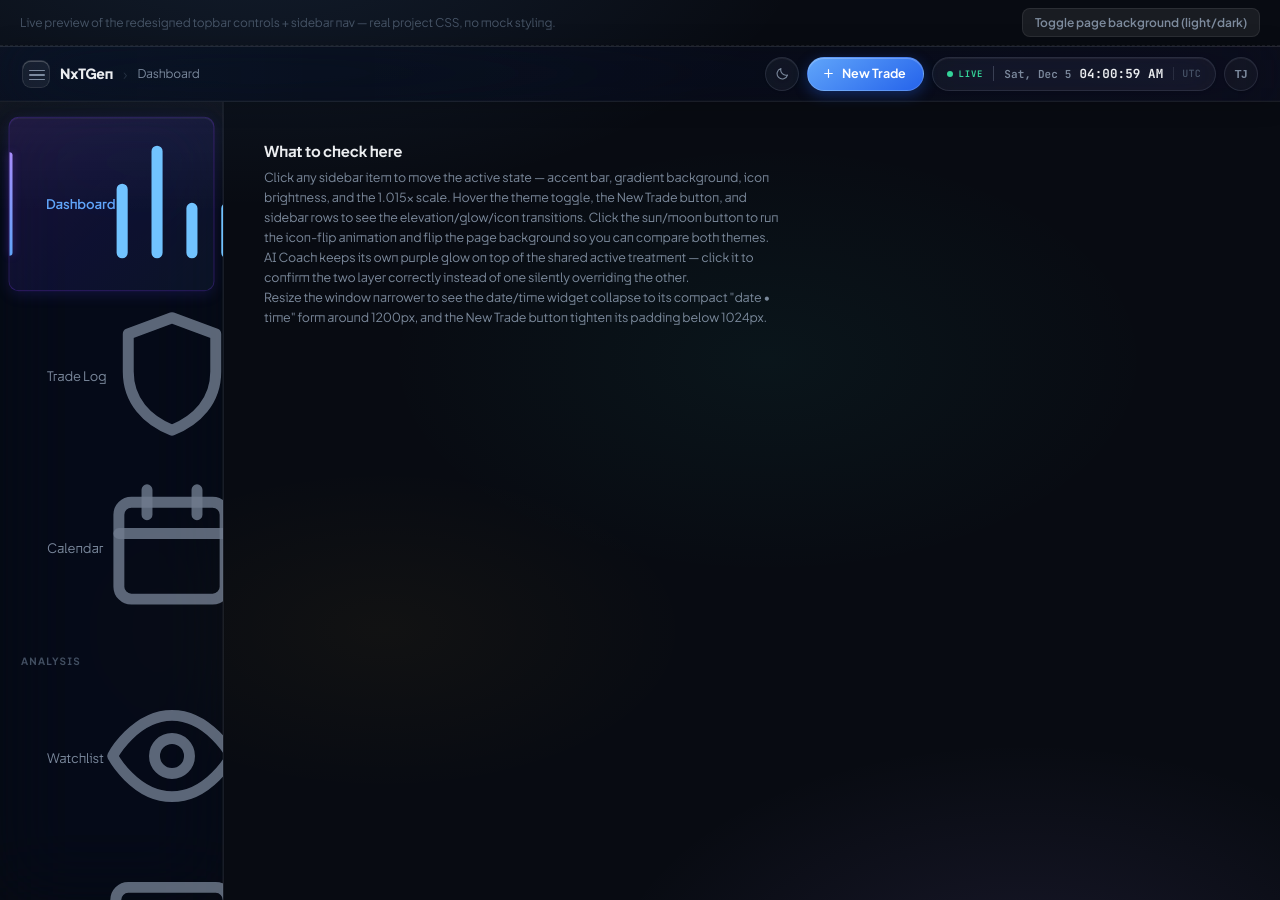
<file: preview.html>
<!DOCTYPE html>
<html lang="en">
<head>
<meta charset="UTF-8">
<title>NxTGen — Header &amp; Sidebar Redesign Preview</title>
<meta name="viewport" content="width=device-width, initial-scale=1">

<!-- Same cascade order as index.html, so the override behavior you'll
     actually get in the app is exactly what's shown here. -->
<link rel="stylesheet" href="css/base-tokens-layout.css">
<link rel="stylesheet" href="css/misc-components-1.css">
<link rel="stylesheet" href="css/trash-toast-misc.css">
<link rel="stylesheet" href="css/backtesting-lab.css">
<link rel="stylesheet" href="css/ai-coach-and-late-misc.css">
<link rel="stylesheet" href="css/final-misc.css">
<link rel="stylesheet" href="css/signals.css">
<link rel="stylesheet" href="css/premium-controls.css">
<link rel="stylesheet" href="css/header-sidebar-premium-v2.css">

<style>
  /* Preview-page-only scaffolding — not part of the app */
  body{ margin:0; background:var(--bg); min-height:100vh; }
  .preview-frame{ display:flex; flex-direction:column; height:100vh; }
  .preview-note{
    font-family: var(--font-body);
    font-size: 12px; color: var(--text3);
    padding: 8px 20px; border-bottom: 1px dashed var(--glass-border);
    display:flex; align-items:center; justify-content:space-between; gap:12px;
  }
  .preview-note button{
    font-family: var(--font-body); font-size: 12px; font-weight:600;
    padding:6px 12px; border-radius:8px; cursor:pointer;
    background:var(--glass-2); color:var(--text2); border:1px solid var(--glass-border);
  }
  .preview-body{ display:flex; flex:1; min-height:0; }
  .preview-main{
    flex:1; padding:40px; overflow:auto;
    font-family: var(--font-body); color:var(--text2);
  }
  .preview-main h2{ color:var(--text); font-size:15px; margin:0 0 6px; }
  .preview-main p{ font-size:12.5px; line-height:1.6; max-width:520px; }
</style>
</head>
<body data-theme="">
<div class="preview-frame">

  <div class="preview-note">
    <span>Live preview of the redesigned topbar controls + sidebar nav — real project CSS, no mock styling.</span>
    <button onclick="document.body.setAttribute('data-theme', document.body.getAttribute('data-theme')==='light' ? '' : 'light')">Toggle page background (light/dark)</button>
  </div>

  <!-- ══ TOPBAR ══ -->
  <div class="topbar">
    <div class="topbar-left" style="display:flex;align-items:center;gap:10px;">
      <button class="sb-toggle-btn" id="sb-toggle-btn" aria-label="Toggle sidebar">
        <span class="sb-toggle-icon"><span></span><span></span><span></span></span>
      </button>
      <span class="brand" style="font-weight:800;color:var(--text);font-size:14px;">NxTGen</span>
      <span class="sep">›</span>
      <span class="page-name" id="topbar-page">Dashboard</span>
    </div>
    <div class="topbar-right">
      <button class="theme-toggle" onclick="toggleTheme()" title="Toggle theme" aria-label="Toggle theme" id="theme-btn">
        <svg class="icn" aria-hidden="true"><use href="#ic-moon"></use></svg>
      </button>
      <button class="btn btn-primary topbar-new-trade-btn" id="topbar-new-trade-btn" aria-label="New Trade">
        <svg class="icn" aria-hidden="true"><use href="#ic-plus"></use></svg> New Trade
      </button>
      <span class="topbar-clock" id="topbar-clock" role="status" aria-label="Current date and time"></span>
      <button class="topbar-avatar" id="topbar-avatar-btn" title="My Profile" aria-label="My Profile">
        <span id="topbar-avatar-initials">TJ</span>
      </button>
    </div>
  </div>

  <div class="preview-body">
    <!-- ══ SIDEBAR ══ -->
    <div class="sidebar" id="sidebar">
      <div class="sb-section">
        <div class="sb-item active" id="sb-dashboard" onclick="setActive(this)"><span class="ico"><svg class="icn" aria-hidden="true"><use href="#ic-chart-bar"></use></svg></span><span class="lbl">Dashboard</span></div>
        <div class="sb-item" id="sb-tradelog" onclick="setActive(this)"><span class="ico"><svg class="icn" aria-hidden="true"><use href="#ic-shield"></use></svg></span><span class="lbl">Trade Log</span></div>
        <div class="sb-item" id="sb-calendar" onclick="setActive(this)"><span class="ico"><svg class="icn" aria-hidden="true"><use href="#ic-calendar"></use></svg></span><span class="lbl">Calendar</span></div>
      </div>
      <div class="sb-section">
        <div class="sb-section-label">Analysis</div>
        <div class="sb-item" id="sb-watchlist" onclick="setActive(this)"><span class="ico"><svg class="icn" aria-hidden="true"><use href="#ic-eye"></use></svg></span><span class="lbl">Watchlist</span></div>
        <div class="sb-item" id="sb-accounts" onclick="setActive(this)"><span class="ico"><svg class="icn" aria-hidden="true"><use href="#ic-card"></use></svg></span><span class="lbl">Accounts</span></div>
        <div class="sb-item" id="sb-backtesting" onclick="setActive(this)"><span class="ico"><svg class="icn" aria-hidden="true"><use href="#ic-flask"></use></svg></span><span class="lbl">Backtesting Lab</span></div>
        <div class="sb-item" id="sb-signals" onclick="setActive(this)"><span class="ico"><svg class="icn" aria-hidden="true"><use href="#ic-zap"></use></svg></span><span class="lbl">Signals</span></div>
      </div>
      <div class="sb-section">
        <div class="sb-section-label">Planning</div>
        <div class="sb-item" id="sb-playbook" onclick="setActive(this)"><span class="ico"><svg class="icn" aria-hidden="true"><use href="#ic-notebook"></use></svg></span><span class="lbl">Playbook</span></div>
        <div class="sb-item" id="sb-goals" onclick="setActive(this)"><span class="ico"><svg class="icn" aria-hidden="true"><use href="#ic-target"></use></svg></span><span class="lbl">Goals</span></div>
        <div class="sb-item ai-glow" id="sb-ai" onclick="setActive(this)"><span class="ico"><svg class="icn" aria-hidden="true"><use href="#ic-brain"></use></svg></span><span class="lbl">AI Coach</span></div>
      </div>
      <div class="sb-section">
        <div class="sb-item" id="sb-profile" onclick="setActive(this)"><span class="ico"><svg class="icn" aria-hidden="true"><use href="#ic-user"></use></svg></span><span class="lbl">My Profile</span></div>
      </div>
    </div>

    <div class="preview-main">
      <h2>What to check here</h2>
      <p>Click any sidebar item to move the active state — accent bar, gradient background, icon brightness, and the 1.015× scale. Hover the theme toggle, the New Trade button, and sidebar rows to see the elevation/glow/icon transitions. Click the sun/moon button to run the icon-flip animation and flip the page background so you can compare both themes.</p>
      <p>AI Coach keeps its own purple glow on top of the shared active treatment — click it to confirm the two layer correctly instead of one silently overriding the other.</p>
      <p>Resize the window narrower to see the date/time widget collapse to its compact "date • time" form around 1200px, and the New Trade button tighten its padding below 1024px.</p>
    </div>
  </div>
</div>

<!-- Icon sprite — only the symbols used in this preview -->
<svg style="display:none">
<symbol id="ic-close" viewBox="0 0 24 24"><path fill="none" stroke="currentColor" stroke-width="2.2" stroke-linecap="round" d="M5 5l14 14M19 5L5 19"/></symbol>
<symbol id="ic-user" viewBox="0 0 24 24"><circle cx="12" cy="8" r="3.5" fill="none" stroke="currentColor" stroke-width="1.75"/><path fill="none" stroke="currentColor" stroke-width="1.75" stroke-linecap="round" d="M4.5 20c1.3-3.8 4.3-5.8 7.5-5.8s6.2 2 7.5 5.8"/></symbol>
<symbol id="ic-calendar" viewBox="0 0 24 24"><rect x="3.5" y="5" width="17" height="15.5" rx="2" fill="none" stroke="currentColor" stroke-width="1.75"/><path fill="none" stroke="currentColor" stroke-width="1.75" stroke-linecap="round" d="M8 3v4M16 3v4M3.5 10h17"/></symbol>
<symbol id="ic-chart-bar" viewBox="0 0 24 24"><path fill="none" stroke="currentColor" stroke-width="1.75" stroke-linecap="round" stroke-linejoin="round" d="M4 20V10M9.5 20V4M15 20v-7M20.5 20V13"/></symbol>
<symbol id="ic-brain" viewBox="0 0 24 24"><path fill="none" stroke="currentColor" stroke-width="1.6" stroke-linejoin="round" stroke-linecap="round" d="M9.5 4a2.7 2.7 0 00-2.7 2.7 2.7 2.7 0 00-1.8 4.6A3 3 0 007 16.8V18a3 3 0 003 3h1V6a2.7 2.7 0 00-1.5-2.4A2.7 2.7 0 009.5 4zM14.5 4a2.7 2.7 0 012.7 2.7 2.7 2.7 0 011.8 4.6 3 3 0 01-1.9 5.5V18a3 3 0 01-3 3h-1V6c0-1.1.6-2 1.5-2.4.3-.4.6.6.9-.6z"/></symbol>
<symbol id="ic-flask" viewBox="0 0 24 24"><path fill="none" stroke="currentColor" stroke-width="1.75" stroke-linejoin="round" stroke-linecap="round" d="M10 3h4M9.5 3v6.5L4.7 18a1.5 1.5 0 001.3 2.3h12a1.5 1.5 0 001.3-2.3L14.5 9.5V3"/><path fill="none" stroke="currentColor" stroke-width="1.5" d="M7.5 15h9"/></symbol>
<symbol id="ic-shield" viewBox="0 0 24 24"><path fill="none" stroke="currentColor" stroke-width="1.75" stroke-linejoin="round" d="M12 3l7 2.6v6c0 4.7-3 7.8-7 9.4-4-1.6-7-4.7-7-9.4v-6L12 3z"/></symbol>
<symbol id="ic-target" viewBox="0 0 24 24"><circle cx="12" cy="12" r="8.5" fill="none" stroke="currentColor" stroke-width="1.6"/><circle cx="12" cy="12" r="5" fill="none" stroke="currentColor" stroke-width="1.6"/><circle cx="12" cy="12" r="1.5" fill="currentColor" stroke="none"/></symbol>
<symbol id="ic-notebook" viewBox="0 0 24 24"><path fill="none" stroke="currentColor" stroke-width="1.75" stroke-linejoin="round" d="M6.5 3.5h11a1.5 1.5 0 011.5 1.5v14a1.5 1.5 0 01-1.5 1.5h-11A1.5 1.5 0 015 19V5a1.5 1.5 0 011.5-1.5z"/><path fill="none" stroke="currentColor" stroke-width="1.5" stroke-linecap="round" d="M8.5 8h7M8.5 11.5h7M8.5 15h4.5"/></symbol>
<symbol id="ic-eye" viewBox="0 0 24 24"><path fill="none" stroke="currentColor" stroke-width="1.75" stroke-linejoin="round" d="M2.5 12S6 5.5 12 5.5 21.5 12 21.5 12 18 18.5 12 18.5 2.5 12 2.5 12z"/><circle cx="12" cy="12" r="2.8" fill="none" stroke="currentColor" stroke-width="1.75"/></symbol>
<symbol id="ic-moon" viewBox="0 0 24 24"><path fill="none" stroke="currentColor" stroke-width="1.75" stroke-linejoin="round" d="M20 14.5A8.5 8.5 0 019.5 4a8.5 8.5 0 1010.5 10.5z"/></symbol>
<symbol id="ic-sun" viewBox="0 0 24 24"><circle cx="12" cy="12" r="4.3" fill="none" stroke="currentColor" stroke-width="1.75"/><path fill="none" stroke="currentColor" stroke-width="1.75" stroke-linecap="round" d="M12 2.5v2.3M12 19.2v2.3M4.2 4.2l1.6 1.6M18.2 18.2l1.6 1.6M2.5 12h2.3M19.2 12h2.3M4.2 19.8l1.6-1.6M18.2 5.8l1.6-1.6"/></symbol>
<symbol id="ic-zap" viewBox="0 0 24 24"><path fill="currentColor" d="M13 2L4 14h6l-1 8 9-12h-6l1-8z"/></symbol>
<symbol id="ic-card" viewBox="0 0 24 24"><rect x="3" y="5.5" width="18" height="13" rx="2" fill="none" stroke="currentColor" stroke-width="1.75"/><path fill="none" stroke="currentColor" stroke-width="1.75" d="M3 9.5h18"/></symbol>
<symbol id="ic-plus" viewBox="0 0 24 24"><path fill="none" stroke="currentColor" stroke-width="2.2" stroke-linecap="round" d="M12 5v14M5 12h14"/></symbol>
</svg>

<script>
  // Minimal stand-ins for the real app's nav()/toggleTheme()/updateClock()
  // so this preview behaves the same way without needing auth/Supabase.
  function setActive(el){
    document.querySelectorAll('.sb-item').forEach(i => i.classList.remove('active'));
    el.classList.add('active');
    var page = document.getElementById('topbar-page');
    if (page) page.textContent = el.querySelector('.lbl').textContent;
  }

  function toggleTheme(){
    const doc = document.documentElement;
    const isLight = doc.getAttribute('data-theme') === 'light';
    doc.setAttribute('data-theme', isLight ? '' : 'light');
    document.body.setAttribute('data-theme', isLight ? '' : 'light');
    const btn = document.getElementById('theme-btn');
    if (btn) {
      btn.innerHTML = isLight
        ? '<svg class="icn" aria-hidden="true"><use href="#ic-moon"></use></svg>'
        : '<svg class="icn" aria-hidden="true"><use href="#ic-sun"></use></svg>';
      btn.classList.add('spinning');
      setTimeout(() => btn.classList.remove('spinning'), 420);
    }
  }

  // Same updateClock() shipped in js/dashboard-analytics.js, inlined here
  // so the preview has no external JS dependency.
  function updateClock() {
    const el = document.getElementById('topbar-clock');
    if (!el) return;
    const tz = Intl.DateTimeFormat().resolvedOptions().timeZone || 'UTC';
    const now = new Date();
    const compact = window.innerWidth <= 1200;
    let date, time, offset;
    try {
      date = now.toLocaleDateString('en-US', { timeZone: tz, weekday: compact ? undefined : 'short', month: 'short', day: 'numeric' });
      time = now.toLocaleTimeString('en-US', { timeZone: tz, hour: '2-digit', minute: '2-digit', second: compact ? undefined : '2-digit', hour12: true });
      const dtf = new Intl.DateTimeFormat('en-US', { timeZone: tz, timeZoneName: 'shortOffset' });
      const part = dtf.formatToParts(now).find(p => p.type === 'timeZoneName');
      offset = part ? part.value.replace('GMT', 'UTC') : 'UTC';
    } catch (e) {
      date = now.toLocaleDateString(); time = now.toLocaleTimeString(); offset = 'UTC';
    }
    const esc = (s) => String(s).replace(/&/g, '&amp;').replace(/</g, '&lt;');
    el.innerHTML = compact
      ? '<span class="tc-main tc-compact"><span class="tc-date">' + esc(date) + '</span>'
        + '<span class="tc-dot-sep" aria-hidden="true">•</span>'
        + '<span class="tc-time">' + esc(time) + '</span></span>'
      : '<span class="tc-live"><span class="tc-dot" aria-hidden="true"></span><span class="tc-live-label">Live</span></span>'
        + '<span class="tc-sep" aria-hidden="true"></span>'
        + '<span class="tc-main"><span class="tc-date">' + esc(date) + '</span>'
        + '<span class="tc-time">' + esc(time) + '</span></span>'
        + '<span class="tc-tz">' + esc(offset) + '</span>';
    el.setAttribute('aria-label', date + ' ' + time + ' ' + offset);
  }
  updateClock();
  setInterval(updateClock, 1000);
  window.addEventListener('resize', updateClock);
</script>
</body>
</html>
</file>
<file: css/base-tokens-layout.css>
/* ══ NxTGen Journal — base-tokens-layout.css (original styles.css lines 1-463) ══ */

/* ════════════════════════════════════════════════════════
   NxTGen Trading Journal — styles.css
   NXTGEN LIQUID GLASS PREMIUM DESIGN SYSTEM v3
   Apple-inspired · Fintech quality · Full dark/light parity
   ════════════════════════════════════════════════════════ */

@import url('https://fonts.googleapis.com/css2?family=Plus+Jakarta+Sans:ital,wght@0,300;0,400;0,500;0,600;0,700;0,800;1,400;1,500&family=JetBrains+Mono:ital,wght@0,300;0,400;0,500;0,600;0,700;1,400&display=swap');

/* ════════════════════════════════════════════════════════
   NXTGEN — LIQUID GLASS PREMIUM DESIGN SYSTEM v3
   Apple-inspired · Fintech quality · Full dark/light parity
   ════════════════════════════════════════════════════════ */

*,*::before,*::after{box-sizing:border-box;margin:0;padding:0}

/* ── Token System ───────────────────────────────────── */
:root{
  /* Dark palette */
  --bg-base:       #080b12;
  --bg:            #080b12;
  --bg2:           rgba(13,17,26,0.94);
  --bg3:           rgba(19,24,36,0.82);
  --bg4:           rgba(26,33,50,0.72);
  --bg5:           rgba(36,46,68,0.60);

  /* Liquid glass surfaces */
  --glass-0:       rgba(255,255,255,0.02);
  --glass-1:       rgba(255,255,255,0.04);
  --glass-2:       rgba(255,255,255,0.07);
  --glass-3:       rgba(255,255,255,0.11);
  --glass-4:       rgba(255,255,255,0.16);
  --glass-border:  rgba(255,255,255,0.08);
  --glass-border-h:rgba(255,255,255,0.15);
  --glass-shine:   rgba(255,255,255,0.06);

  /* Blur levels */
  --blur-xs: blur(6px);
  --blur-sm: blur(10px);
  --blur-md: blur(16px);
  --blur-lg: blur(24px);
  --blur-xl: blur(32px);

  /* Borders */
  --border:        rgba(255,255,255,0.07);
  --border2:       rgba(255,255,255,0.04);
  --border-focus:  rgba(96,165,250,0.55);

  /* Semantic colors */
  --accent:    #f87171;
  --accent2:   #fb923c;
  --green:     #34d399;
  --green-dim: rgba(52,211,153,0.15);
  --green-glow:rgba(52,211,153,0.20);
  --red:       #f87171;
  --red-dim:   rgba(248,113,113,0.13);
  --red-glow:  rgba(248,113,113,0.20);
  --blue:      #60a5fa;
  --blue-dim:  rgba(96,165,250,0.13);
  --blue-glow: rgba(96,165,250,0.20);
  --teal:      #2dd4bf;
  --gold:      #fbbf24;
  --gold-glow: rgba(251,191,36,0.20);
  --purple:    #a78bfa;

  /* Text hierarchy */
  --text:   rgba(248,250,252,0.95);
  --text2:  rgba(148,163,184,0.82);
  --text3:  rgba(100,116,139,0.65);

  /* Elevation shadows */
  --shadow-xs: 0 1px 2px rgba(0,0,0,0.35);
  --shadow-sm: 0 2px 8px rgba(0,0,0,0.45), 0 1px 2px rgba(0,0,0,0.3);
  --shadow-md: 0 4px 20px rgba(0,0,0,0.55), 0 2px 6px rgba(0,0,0,0.35);
  --shadow-lg: 0 12px 40px rgba(0,0,0,0.65), 0 4px 12px rgba(0,0,0,0.4);
  --shadow-xl: 0 24px 72px rgba(0,0,0,0.72), 0 8px 24px rgba(0,0,0,0.5);

  /* Glow shadows */
  --glow-blue:  0 0 28px rgba(96,165,250,0.14), 0 0 8px rgba(96,165,250,0.08);
  --glow-green: 0 0 24px rgba(52,211,153,0.16), 0 0 8px rgba(52,211,153,0.10);
  --glow-red:   0 0 20px rgba(248,113,113,0.15), 0 0 6px rgba(248,113,113,0.10);
  --glow-gold:  0 0 20px rgba(251,191,36,0.18), 0 0 6px rgba(251,191,36,0.10);

  /* Radii */
  --r-xs:   6px;
  --r-sm:   8px;
  --r-md:   12px;
  --r-lg:   16px;
  --r-xl:   20px;
  --r-2xl:  28px;
  --r-full: 9999px;

  /* Layout */
  --sidebar: 220px;
  --sidebar-collapsed: 68px;
  --topbar:  52px;

  /* Typography */
  --font-head: 'Plus Jakarta Sans', system-ui, -apple-system, sans-serif;
  --font-body: 'Plus Jakarta Sans', system-ui, -apple-system, sans-serif;
  --font-mono: 'JetBrains Mono', ui-monospace, 'SF Mono', monospace;
  --surface:   #0d1117;

  /* Easing */
  --ease-spring: cubic-bezier(0.34,1.56,0.64,1);
  --ease-out:    cubic-bezier(0.0,0.0,0.2,1);
  --ease-in-out: cubic-bezier(0.4,0.0,0.2,1);

  /* Transitions */
  --t-fast:   background 0.14s var(--ease-in-out), border-color 0.14s var(--ease-in-out), box-shadow 0.14s var(--ease-in-out), color 0.14s var(--ease-in-out), opacity 0.14s var(--ease-in-out), transform 0.14s var(--ease-in-out), fill 0.14s var(--ease-in-out), stroke 0.14s var(--ease-in-out);
  --t-med:    background 0.24s var(--ease-in-out), border-color 0.24s var(--ease-in-out), box-shadow 0.24s var(--ease-in-out), color 0.24s var(--ease-in-out), opacity 0.24s var(--ease-in-out), transform 0.24s var(--ease-in-out), fill 0.24s var(--ease-in-out), stroke 0.24s var(--ease-in-out);
  --t-slow:   background 0.4s  var(--ease-in-out), border-color 0.4s  var(--ease-in-out), box-shadow 0.4s  var(--ease-in-out), color 0.4s  var(--ease-in-out), opacity 0.4s  var(--ease-in-out), transform 0.4s  var(--ease-in-out), fill 0.4s  var(--ease-in-out), stroke 0.4s  var(--ease-in-out);
  --t-spring: background 0.32s var(--ease-spring), border-color 0.32s var(--ease-spring), box-shadow 0.32s var(--ease-spring), color 0.32s var(--ease-spring), opacity 0.32s var(--ease-spring), transform 0.32s var(--ease-spring), fill 0.32s var(--ease-spring), stroke 0.32s var(--ease-spring);
}

/* ── Light Mode ─────────────────────────────────────── */
[data-theme="light"]{
  /* Warmer, deeper base — not flat white so surfaces can "lift" off it */
  --bg-base:       #e7ebf5;
  --bg:            #e3e8f3;
  --bg2:           rgba(255,255,255,0.94);
  --bg3:           rgba(255,255,255,0.86);
  --bg4:           rgba(234,238,248,0.85);
  --bg5:           rgba(210,217,238,0.72);

  /* Liquid glass surfaces — high-opacity whites for real card separation */
  --glass-0:       rgba(255,255,255,0.60);
  --glass-1:       rgba(255,255,255,0.86);
  --glass-2:       rgba(255,255,255,0.95);
  --glass-3:       rgba(255,255,255,0.99);
  --glass-4:       rgba(255,255,255,1);
  --glass-border:  rgba(30,41,59,0.11);
  --glass-border-h:rgba(30,41,59,0.20);
  --glass-shine:   rgba(255,255,255,0.95);

  --border:        rgba(30,41,59,0.11);
  --border2:       rgba(30,41,59,0.07);
  --border-focus:  rgba(79,70,229,0.55);

  --accent:    #e11d48;
  --accent2:   #ea580c;
  --green:     #04875e;
  --green-dim: rgba(4,135,94,0.12);
  --green-glow:rgba(4,135,94,0.18);
  --red:       #dc2626;
  --red-dim:   rgba(220,38,38,0.11);
  --red-glow:  rgba(220,38,38,0.18);
  --blue:      #4f46e5;
  --blue-dim:  rgba(79,70,229,0.12);
  --blue-glow: rgba(79,70,229,0.18);
  --teal:      #0d9488;
  --gold:      #b45309;
  --gold-glow: rgba(180,83,9,0.16);
  --purple:    #7c3aed;

  --text:   #0f1729;
  --text2:  rgba(30,41,59,0.80);
  --text3:  rgba(71,85,105,0.68);
  --surface: #ffffff;

  /* Deeper, more directional shadows so cards visibly lift off the page */
  --shadow-xs: 0 1px 2px rgba(15,23,42,0.07);
  --shadow-sm: 0 3px 10px rgba(15,23,42,0.09), 0 1px 3px rgba(15,23,42,0.06);
  --shadow-md: 0 8px 26px rgba(15,23,42,0.11), 0 2px 8px rgba(15,23,42,0.07);
  --shadow-lg: 0 18px 48px rgba(15,23,42,0.14), 0 6px 16px rgba(15,23,42,0.08);
  --shadow-xl: 0 30px 80px rgba(15,23,42,0.17), 0 10px 28px rgba(15,23,42,0.10);

  --glow-blue:  0 0 26px rgba(79,70,229,0.16);
  --glow-green: 0 0 22px rgba(4,135,94,0.16);
  --glow-red:   0 0 18px rgba(220,38,38,0.16);
  --glow-gold:  0 0 18px rgba(180,83,9,0.16);
}

/* ── Theme transition (smooth, no flicker) ──────────── */
html{transition:background-color 0.35s var(--ease-in-out)}
body{transition:background-color 0.35s var(--ease-in-out),color 0.2s}
.topbar,.sidebar,.tabs,.modal,.detail-panel,.kpi-card,.glass-card,
.wl-pair-card,.acc-card,.rule-card,.model-card,.data-table th,
.data-table td,.trash-card,.cover,.cal-kpi{
  transition:background 0.3s var(--ease-in-out),
             border-color 0.3s var(--ease-in-out),
             box-shadow 0.3s var(--ease-in-out),
             color 0.2s;
}
button,a,.cal-day,.sb-item,.tab,.trade-log-row,input,select,textarea{
  transition:var(--t-fast);
}

/* ── Base ────────────────────────────────────────────── */
html{height:100%;font-size:14px;
  -webkit-font-smoothing:antialiased;
  -moz-osx-font-smoothing:grayscale;
  text-rendering:optimizeLegibility;
}
body{
  height:100%;
  min-height:100dvh;
  background:var(--bg-base);
  color:var(--text);
  font-family:var(--font-body);
  font-feature-settings:'cv02','cv03','cv04','cv11','ss01';
  display:flex;flex-direction:column;overflow:hidden;
  background-image:
    radial-gradient(ellipse 90% 70% at 15% -15%, rgba(96,165,250,0.07) 0%, transparent 55%),
    radial-gradient(ellipse 70% 60% at 85% 115%, rgba(167,139,250,0.05) 0%, transparent 55%),
    radial-gradient(ellipse 50% 40% at 50% 50%,  rgba(45,212,191,0.02) 0%, transparent 60%);
  background-attachment:fixed;
}
[data-theme="light"] body{
  background-image:
    radial-gradient(ellipse 90% 70% at 15% -15%, rgba(79,70,229,0.07) 0%, transparent 55%),
    radial-gradient(ellipse 70% 60% at 85% 115%, rgba(124,58,237,0.04) 0%, transparent 55%);
}

/* ════════════ TOPBAR ═══════════════════════════════ */
.topbar{
  height:var(--topbar);
  background:var(--glass-2);
  backdrop-filter:var(--blur-md);
  -webkit-backdrop-filter:var(--blur-md);
  border-bottom:1px solid var(--glass-border);
  display:flex;align-items:center;justify-content:space-between;
  padding:0 20px;flex-shrink:0;z-index:100;
  box-shadow:var(--shadow-sm),inset 0 1px 0 var(--glass-shine);
  position:relative;
}
.topbar::after{
  content:'';position:absolute;inset:0;pointer-events:none;
  background:linear-gradient(90deg,
    rgba(96,165,250,0.025) 0%,transparent 30%,
    rgba(167,139,250,0.020) 100%);
}
.topbar-left{display:flex;align-items:center;gap:10px;position:relative;z-index:1}
/* ── NxTGen Logo Brand ── */
.topbar-left .brand {
  display: flex; align-items: center;
  cursor: pointer; flex-shrink: 0;
  transition: opacity .15s;
  max-width: 200px;
}
.topbar-left .brand:hover { opacity: .85; }

.brand-logo-img {
  height: 30px;
  width: auto;
  display: block;
  object-fit: contain;
  /* Dark mode default: logo is white (brightness(0) invert(1) = white) */
  filter: brightness(0) invert(1);
  transition: filter .25s ease;
  max-width: 190px;
}
/* Light mode: logo is black (brightness(0) = black) */
[data-theme="light"] .brand-logo-img {
  filter: brightness(0);
}

/* Also fix the SVG internal filters for light mode via CSS variables */
[data-theme="light"] .logo-dark {
  filter: invert(1);
}
[data-theme="light"] .logo-light-text {
  filter: none;
}

/* Legacy .brand-icon — keep for any edge case */
.brand-icon {
  width: 26px; height: 26px; border-radius: 7px;
  background: linear-gradient(135deg, rgba(251,191,36,0.25), rgba(251,191,36,0.12));
  border: 1px solid rgba(251,191,36,0.25);
  display: flex; align-items: center; justify-content: center;
  font-size: 14px; flex-shrink: 0;
  box-shadow: 0 0 12px rgba(251,191,36,0.15);
}
.topbar-left .sep{color:var(--text3);font-weight:300;font-size:16px;opacity:0.5}
.topbar-left .page-name{color:var(--text2);font-size:12px;font-weight:400}
.topbar-right{display:flex;gap:8px;align-items:center;position:relative;z-index:1}

.theme-toggle{
  width:32px;height:32px;border-radius:var(--r-sm);
  background:var(--glass-1);border:1px solid var(--glass-border);
  color:var(--text2);cursor:pointer;
  display:flex;align-items:center;justify-content:center;
  font-size:14px;transition:var(--t-fast);flex-shrink:0;
}
.theme-toggle:hover{
  background:var(--glass-2);color:var(--text);
  border-color:var(--glass-border-h);
  transform:rotate(15deg) scale(1.08);
  box-shadow:var(--shadow-sm);
}

/* ════════════ BUTTONS ══════════════════════════════ */
.btn{
  padding:7px 15px;border-radius:var(--r-sm);
  font-size:12px;font-family:var(--font-body);
  font-weight:500;cursor:pointer;letter-spacing:0.1px;
  border:1px solid var(--glass-border);
  background:var(--glass-1);color:var(--text2);
  backdrop-filter:var(--blur-xs);
  transition:var(--t-fast);white-space:nowrap;
}
.btn:hover{
  background:var(--glass-2);color:var(--text);
  border-color:var(--glass-border-h);
  transform:translateY(-1px);box-shadow:var(--shadow-sm);
}
.btn:active{transform:translateY(0);box-shadow:none}
.btn-primary{
  background:linear-gradient(135deg,
    rgba(96,165,250,0.22) 0%,
    rgba(96,165,250,0.14) 100%);
  border-color:rgba(96,165,250,0.35);
  color:var(--blue);font-weight:600;
  box-shadow:var(--glow-blue),var(--shadow-sm);
}
.btn-primary:hover{
  background:linear-gradient(135deg,
    rgba(96,165,250,0.32) 0%,
    rgba(96,165,250,0.22) 100%);
  border-color:rgba(96,165,250,0.55);
  box-shadow:0 0 32px rgba(96,165,250,0.25),var(--shadow-md);
  transform:translateY(-1px);
}
[data-theme="light"] .btn-primary{
  background:linear-gradient(135deg,rgba(79,70,229,0.14),rgba(79,70,229,0.08));
  border-color:rgba(79,70,229,0.3);color:var(--blue);
  box-shadow:var(--glow-blue),var(--shadow-sm);
}

/* Glass buttons (modal/panel) */
.glass-btn{
  padding:9px 22px;border-radius:var(--r-md);
  font-size:13px;font-weight:500;cursor:pointer;border:1px solid;
  font-family:var(--font-body);transition:var(--t-fast);letter-spacing:0.1px;
  backdrop-filter:var(--blur-xs);
}
.glass-btn-cancel{
  background:var(--glass-1);border-color:var(--glass-border);color:var(--text2);
}
.glass-btn-cancel:hover{
  background:var(--glass-2);color:var(--text);
  border-color:var(--glass-border-h);transform:translateY(-1px);
}
.glass-btn-danger{
  background:linear-gradient(135deg,rgba(248,113,113,0.15),rgba(248,113,113,0.08));
  border-color:rgba(248,113,113,0.35);color:var(--red);
  box-shadow:var(--glow-red);
}
.glass-btn-danger:hover{
  background:linear-gradient(135deg,rgba(248,113,113,0.28),rgba(248,113,113,0.16));
  border-color:rgba(248,113,113,0.55);
  box-shadow:0 0 28px rgba(248,113,113,0.3),var(--shadow-md);
  transform:translateY(-1px);
}
.glass-btn-restore{
  background:linear-gradient(135deg,rgba(52,211,153,0.15),rgba(52,211,153,0.08));
  border-color:rgba(52,211,153,0.35);color:var(--green);
  box-shadow:var(--glow-green);
}
.glass-btn-restore:hover{
  background:linear-gradient(135deg,rgba(52,211,153,0.28),rgba(52,211,153,0.16));
  border-color:rgba(52,211,153,0.55);
  box-shadow:0 0 28px rgba(52,211,153,0.3),var(--shadow-md);
  transform:translateY(-1px);
}

/* ════════════ LAYOUT ═══════════════════════════════ */
.layout{display:flex;flex:1;overflow:hidden;height:100%}

/* ════════════ SIDEBAR ══════════════════════════════ */

/* ── Sidebar logo header ── */
.sb-logo-header {
  padding: 16px 16px 10px;
  border-bottom: 1px solid var(--glass-border);
  margin-bottom: 6px;
  display: flex; align-items: center; justify-content: center;
}
.sb-logo-img {
  height: 40px; width: auto;
  object-fit: contain; display: block;
  /* Dark mode: white */
  filter: brightness(0) invert(1);
  transition: filter .25s ease;
}
[data-theme="light"] .sb-logo-img {
  /* Light mode: black */
  filter: brightness(0);
}

.sidebar{
  width:var(--sidebar);
  background:var(--glass-2);
  backdrop-filter:var(--blur-xl);
  -webkit-backdrop-filter:var(--blur-xl);
  border-right:1px solid var(--glass-border);
  display:flex;flex-direction:column;overflow-y:auto;flex-shrink:0;
  padding:14px 8px;
  box-shadow:2px 0 24px rgba(0,0,0,0.18);
}
[data-theme="light"] .sidebar{box-shadow:2px 0 20px rgba(0,0,0,0.07)}
.sb-section{margin-bottom:22px}
.sb-section-label{
  font-size:9.5px;font-weight:700;color:var(--text3);
  text-transform:uppercase;letter-spacing:.15em;
  padding:0 10px;margin-bottom:6px;
}
.sb-item{
  display:flex;align-items:center;gap:9px;
  padding:7px 10px;border-radius:var(--r-sm);cursor:pointer;
  font-size:12.5px;color:var(--text2);
  transition:var(--t-fast);user-select:none;
  border:1px solid transparent;font-weight:400;
  position:relative;
}
.sb-item:hover{
  background:var(--glass-2);color:var(--text);
  border-color:var(--glass-border);
}
.sb-item.active{
  background:linear-gradient(135deg,
    rgba(96,165,250,0.16) 0%,
    rgba(96,165,250,0.08) 100%);
  color:var(--blue);
  border-color:rgba(96,165,250,0.22);
  font-weight:600;
  box-shadow:var(--glow-blue),inset 0 1px 0 rgba(96,165,250,0.10);
}
[data-theme="light"] .sb-item.active{
  background:linear-gradient(135deg,rgba(79,70,229,0.12),rgba(79,70,229,0.06));
  color:var(--blue);border-color:rgba(79,70,229,0.22);
}
.sb-item .ico{font-size:14px;width:16px;text-align:center;flex-shrink:0;opacity:.75}
.sb-item.active .ico{opacity:1}
.sb-item .lbl{flex:1;white-space:nowrap;overflow:hidden;text-overflow:ellipsis}
.sb-item.q2 .ico{color:var(--blue);opacity:1}
.sb-sep{height:1px;background:var(--glass-border);margin:8px 6px;opacity:0.7}
.sb-badge{
  background:rgba(248,113,113,0.18);color:var(--red);
  font-size:9.5px;font-weight:700;padding:1px 6px;
  border-radius:var(--r-full);margin-left:auto;
  font-family:var(--font-mono);border:1px solid rgba(248,113,113,0.28);
  text-shadow:0 0 8px rgba(248,113,113,0.4);
}

/* ════════════ MAIN + TABS ══════════════════════════ */
.main{flex:1;display:flex;flex-direction:column;overflow:hidden;min-width:0}
.tabs{
  height:44px;
  background:var(--glass-1);
  backdrop-filter:var(--blur-sm);
  -webkit-backdrop-filter:var(--blur-sm);
  border-bottom:1px solid var(--glass-border);
  display:flex;align-items:flex-end;padding:0 20px;flex-shrink:0;gap:0;
}
.tab{
  padding:10px 16px;font-size:12.5px;color:var(--text2);cursor:pointer;
  border-bottom:2px solid transparent;transition:var(--t-fast);
  font-weight:400;white-space:nowrap;letter-spacing:0.1px;
  position:relative;
}
.tab:hover{color:var(--text)}
.tab.active{color:var(--text);border-bottom-color:var(--blue);font-weight:600}
</file>
<file: css/misc-components-1.css>
/* ══ NxTGen Journal — misc-components-1.css (original styles.css lines 1021-2871) ══ */

/* ══════════════════════════════════════════════════════════════════
   WATCHLIST v2 — Readiness Card, Market Overview, Rings & Gauges
   ══════════════════════════════════════════════════════════════════ */

/* Generic ring (readiness score + confidence rings) */
.wl-ring-wrap{position:relative;display:inline-flex;align-items:center;justify-content:center}
.wl-ring-svg{width:100%;height:100%;transform:rotate(-90deg)}
.wl-ring-track{fill:none;stroke:var(--glass-2)}
.wl-ring-fill{fill:none;stroke-linecap:round;transition:stroke-dashoffset 1s var(--ease-out)}
.wl-ring-fill.wl-ring-good{stroke:var(--green)}
.wl-ring-fill.wl-ring-mid{stroke:var(--gold)}
.wl-ring-fill.wl-ring-low{stroke:var(--red)}
.wl-ring-center{position:absolute;inset:0;display:flex;align-items:center;justify-content:center}

/* Weekly Readiness card */
.wl-readiness-card{display:flex;align-items:center;gap:26px;
  background:linear-gradient(135deg,rgba(96,165,250,0.07),rgba(52,211,153,0.05));
  border:1px solid var(--glass-border);border-radius:var(--r-lg);
  padding:24px 28px;margin-bottom:18px;backdrop-filter:blur(20px)}
.wl-readiness-ring-col{display:flex;flex-direction:column;align-items:center;gap:10px;flex-shrink:0}
.wl-readiness-num{font-family:var(--font-head);font-size:26px;font-weight:800;color:var(--text)}
.wl-readiness-pct{font-size:14px;font-weight:600;color:var(--text2)}
.wl-readiness-status{font-size:12px;font-weight:700;color:var(--text2);text-align:center;
  letter-spacing:.2px;white-space:nowrap}
.wl-readiness-divider{width:1px;align-self:stretch;background:var(--glass-border)}
.wl-readiness-factors{flex:1;display:flex;flex-direction:column;gap:8px;min-width:0}
.wl-readiness-title{font-family:var(--font-head);font-size:14px;font-weight:800;
  color:var(--text);margin-bottom:4px}
.wl-factor-row{display:flex;align-items:center;gap:10px;font-size:12px}
.wl-factor-label{display:flex;align-items:center;gap:7px;color:var(--text2);min-width:150px;flex-shrink:0}
.wl-factor-dot{width:7px;height:7px;border-radius:50%;background:var(--glass-3);flex-shrink:0}
.wl-factor-dot.part{background:var(--gold)}
.wl-factor-dot.done{background:var(--green)}
.wl-factor-bar-track{flex:1;height:5px;border-radius:var(--r-full);background:var(--glass-2);overflow:hidden}
.wl-factor-bar-fill{height:100%;border-radius:var(--r-full);
  background:linear-gradient(90deg,var(--blue),var(--green));transition:width .6s var(--ease-out)}
.wl-factor-pct{width:34px;text-align:right;color:var(--text3);font-family:var(--font-mono);font-size:11px}

@media (max-width: 780px){
  .wl-readiness-card{flex-direction:column;gap:16px}
  .wl-readiness-divider{width:100%;height:1px}
  .wl-factor-label{min-width:120px}
}

/* Market Overview quick-glance row */
.wl-overview-row{display:grid;grid-template-columns:repeat(5,1fr);gap:12px;margin-bottom:18px}
.wl-overview-widget{background:var(--glass-1);border:1px solid var(--glass-border);
  border-radius:var(--r-md);padding:13px 14px;cursor:pointer;transition:var(--t-fast);
  display:flex;flex-direction:column;gap:8px;align-items:flex-start}
.wl-overview-widget:hover{background:var(--glass-2);border-color:var(--glass-border-h);transform:translateY(-1px)}
.wl-overview-label{font-size:10px;text-transform:uppercase;letter-spacing:.06em;color:var(--text3);font-weight:700}
.wl-overview-gauge{align-items:center}
@media (max-width: 980px){.wl-overview-row{grid-template-columns:repeat(3,1fr)}}
@media (max-width: 600px){.wl-overview-row{grid-template-columns:repeat(2,1fr)}}

/* Dollar Strength gauge (semi-circle) */
.wl-gauge-wrap{display:flex;flex-direction:column;align-items:center;gap:2px;width:100%}
.wl-gauge-svg{width:100px;height:54px}
.wl-gauge-track{fill:none;stroke:var(--glass-2);stroke-width:7;stroke-linecap:round}
.wl-gauge-fill{fill:none;stroke:var(--blue);stroke-width:7;
  stroke-linecap:round;transition:stroke-dashoffset .8s var(--ease-out)}
.wl-gauge-needle-base{fill:var(--text2)}
.wl-gauge-readout{font-size:11px;font-weight:700;color:var(--text2);margin-top:-6px}

/* ── Redesigned pair cards ── */
.wl-card-confidence-ring{position:absolute;top:8px;left:8px;background:rgba(0,0,0,0.55);
  border-radius:50%;padding:2px}
.wl-mini-ring-num{font-size:11px;font-weight:800;color:#fff}
.wl-card-chart{position:relative}
.wl-card-quick-actions{position:absolute;top:8px;right:8px;display:flex;gap:4px;
  opacity:0;transition:opacity .18s ease}
.wl-pair-card-v2:hover .wl-card-quick-actions{opacity:1}
.wl-card-quick-actions button{width:26px;height:26px;border-radius:7px;border:1px solid rgba(255,255,255,0.15);
  background:rgba(0,0,0,0.55);color:#fff;display:flex;align-items:center;justify-content:center;
  cursor:pointer;transition:var(--t-fast)}
.wl-card-quick-actions button:hover{background:rgba(0,0,0,0.8)}
.wl-card-quick-actions button.wl-qa-danger:hover{background:var(--red);border-color:var(--red)}
.wl-card-quick-actions .icn{width:13px;height:13px}
.wl-pair-archived{opacity:.55}

.wl-card-meta-row{display:flex;align-items:center;gap:6px;flex-wrap:wrap;margin:8px 0}
.wl-model-chip{font-size:10px;font-weight:600;color:var(--text2);background:var(--glass-2);
  border:1px solid var(--glass-border);border-radius:var(--r-full);padding:3px 9px}
.wl-confluence-chip{font-size:10px;font-weight:600;color:var(--blue);background:var(--blue-dim);
  border:1px solid rgba(96,165,250,0.25);border-radius:var(--r-full);padding:3px 9px;font-family:var(--font-mono)}
.tf-chip.tf-analyzed{box-shadow:inset 0 0 0 1px currentColor}

.wl-card-stars-row{display:flex;align-items:center;gap:6px;margin-bottom:6px}
.wl-card-stars .icn{width:12px;height:12px}
.wl-card-stars-label{font-size:10px;color:var(--text3);text-transform:uppercase;letter-spacing:.05em}
.wl-card-expected{font-size:11.5px;color:var(--text2);line-height:1.5;margin-bottom:6px}
.wl-card-expected strong{color:var(--text);font-weight:700}

/* Archived section */
.wl-archived-toggle{display:flex;align-items:center;gap:6px;font-size:12px;font-weight:600;
  color:var(--text3);cursor:pointer;padding:10px 2px;transition:var(--t-fast)}
.wl-archived-toggle:hover{color:var(--text2)}
.wl-archived-toggle .icn{width:14px;height:14px}
.wl-pairs-grid--archived{margin-bottom:16px}

/* Economic calendar "mark reviewed" */
.wl-cal-reviewed-btn{display:flex;align-items:center;gap:5px;background:var(--glass-1);
  border:1px solid var(--glass-border);color:var(--text2);border-radius:var(--r-sm);
  padding:5px 11px;font-size:11px;font-weight:600;cursor:pointer;transition:var(--t-fast)}
.wl-cal-reviewed-btn:hover{background:var(--glass-2)}
.wl-cal-reviewed-btn.active{background:var(--green-dim);color:var(--green);border-color:rgba(52,211,153,0.3)}
.wl-cal-reviewed-btn .icn{width:13px;height:13px}

/* ── Stage timeline (Expandable Pair Analysis modal) ── */
.wl-stage-timeline{display:flex;flex-direction:column;gap:0;margin:12px 0 18px}
.wl-stage-block{position:relative;padding:0 0 20px 26px}
.wl-stage-connector{position:absolute;left:6px;top:6px;bottom:-4px;width:2px;background:var(--glass-border)}
.wl-stage-connector.first{top:6px}
.wl-stage-block:last-child .wl-stage-connector{bottom:auto;height:14px}
.wl-stage-block::before{content:'';position:absolute;left:2px;top:4px;width:10px;height:10px;
  border-radius:50%;background:var(--blue);border:2px solid var(--bg);box-shadow:0 0 0 1px var(--glass-border)}
.wl-stage-head{display:flex;align-items:center;justify-content:space-between;margin-bottom:10px}
.wl-stage-name{font-family:var(--font-head);font-weight:800;font-size:13px;color:var(--text)}
.wl-stage-body{background:var(--glass-1);border:1px solid var(--glass-border);
  border-radius:var(--r-md);padding:14px 16px;display:flex;flex-direction:column;gap:12px}
.wl-stage-charts{display:flex;gap:8px;flex-wrap:wrap}
.wl-stage-chart-thumb{width:84px;height:60px;object-fit:cover;border-radius:8px;cursor:pointer;
  border:1px solid var(--glass-border);transition:var(--t-fast)}
.wl-stage-chart-thumb:hover{border-color:var(--blue);transform:scale(1.04)}
.wl-stage-no-chart{font-size:11px;color:var(--text3);font-style:italic;padding:6px 0}
.wl-stage-field label{display:block;font-size:10px;text-transform:uppercase;letter-spacing:.06em;
  color:var(--text3);font-weight:700;margin-bottom:5px}
.wl-stage-field textarea{width:100%;background:var(--glass-1);border:1px solid var(--glass-border);
  border-radius:var(--r-sm);padding:8px 10px;color:var(--text);font-size:12.5px;font-family:var(--font-body);
  resize:vertical;transition:var(--t-fast)}
.wl-stage-field textarea:focus{outline:none;border-color:var(--blue);background:var(--glass-2)}
.wl-stage-risk-row{display:flex;align-items:center;gap:10px}
.wl-stage-risk-row label{margin-bottom:0}

.wl-stage-liq-grid{display:flex;flex-wrap:wrap;gap:6px}
.wl-stage-liq-chip{display:flex;align-items:center;gap:5px;font-size:10.5px;font-weight:600;
  background:var(--glass-1);border:1px solid var(--glass-border);color:var(--text3);
  border-radius:var(--r-full);padding:4px 10px;cursor:pointer;transition:var(--t-fast)}
.wl-stage-liq-chip:hover{border-color:var(--glass-border-h);color:var(--text2)}
.wl-stage-liq-chip.checked{background:var(--green-dim);border-color:rgba(52,211,153,0.3);color:var(--green)}
.wl-stage-liq-chip .icn{width:11px;height:11px}

.wl-view-header-row2{display:flex;align-items:center;gap:14px;margin-top:10px}
.wl-star-row{display:inline-flex;gap:2px}
.wl-star-row .icn{width:14px;height:14px}
.wl-star-btn{cursor:pointer;display:inline-flex}
.wl-star-btn .icn{width:16px;height:16px}

/* Chart tag select on pending chart thumbnails (add/edit pair form) */
.wl-chart-thumb-tag{width:100%;margin-top:4px;font-size:10px;background:var(--glass-2);
  border:1px solid var(--glass-border);color:var(--text2);border-radius:6px;padding:2px 4px}

[data-theme="light"] .wl-readiness-card{background:linear-gradient(135deg,rgba(37,99,235,0.05),rgba(4,135,94,0.04))}
[data-theme="light"] .wl-overview-widget{background:rgba(255,255,255,0.7)}
[data-theme="light"] .wl-stage-body{background:rgba(255,255,255,0.7)}

/* ── Daily Gameplan v2 additions ── */
.wl-day-session-row{display:grid;grid-template-columns:repeat(4,1fr);gap:10px;margin-bottom:16px}
.wl-day-session-item{display:flex;flex-direction:column;gap:6px;background:var(--glass-1);
  border:1px solid var(--glass-border);border-radius:var(--r-sm);padding:10px 12px}
.wl-day-session-item .wl-badge{cursor:pointer;width:fit-content}
@media (max-width: 780px){.wl-day-session-row{grid-template-columns:repeat(2,1fr)}}

.wl-day-session-setup{display:grid;grid-template-columns:1fr 1fr 1fr;gap:12px;margin-top:8px}
@media (max-width: 780px){.wl-day-session-setup{grid-template-columns:1fr}}

.wl-day-vitals-row{display:flex;gap:18px;margin-top:10px;flex-wrap:wrap}
.wl-day-vital{display:flex;flex-direction:column;gap:5px}
.wl-day-sleep-input{width:64px;padding:5px 8px;font-size:12px}

/* ── Weekly Checklist + Weekly Focus ── */
.wl-checklist-focus-row{display:grid;grid-template-columns:1.1fr 1fr;gap:16px;margin-bottom:18px}
@media (max-width: 900px){.wl-checklist-focus-row{grid-template-columns:1fr}}
.wl-checklist-card,.wl-focus-card{background:var(--glass-1);border:1px solid var(--glass-border);
  border-radius:var(--r-lg);padding:18px 20px}
.wl-checklist-head{display:flex;align-items:center;justify-content:space-between;margin-bottom:12px}
.wl-checklist-title{font-family:var(--font-head);font-weight:800;font-size:14px;color:var(--text)}
.wl-checklist-pct-wrap{display:flex;align-items:center;gap:8px}
.wl-checklist-pct{font-family:var(--font-mono);font-size:12px;font-weight:700;color:var(--text2);width:32px;text-align:right}
.wl-checklist-grid{display:grid;grid-template-columns:1fr 1fr;gap:6px}
@media (max-width: 520px){.wl-checklist-grid{grid-template-columns:1fr}}
.wl-checklist-row{display:flex;align-items:center;gap:9px;background:transparent;border:none;
  color:var(--text2);font-size:12.5px;padding:7px 6px;border-radius:8px;cursor:pointer;
  text-align:left;transition:var(--t-fast);width:100%}
.wl-checklist-row:hover{background:var(--glass-2)}
.wl-checklist-row.checked{color:var(--text)}
.wl-checklist-box{display:flex;color:var(--text3)}
.wl-checklist-box .icn{width:15px;height:15px}
.wl-checklist-row.checked .wl-checklist-box{color:var(--green)}
.wl-checklist-row.checked span:last-child{text-decoration:line-through;text-decoration-color:var(--glass-border-h)}

/* ── Manage items (customizable checklist/confluence) ── */
.wl-checklist-title{display:flex;align-items:center;gap:8px}
.wl-checklist-manage-btn{display:inline-flex;align-items:center;justify-content:center;
  width:22px;height:22px;border-radius:7px;background:var(--glass-1);border:1px solid var(--glass-border);
  color:var(--text3);cursor:pointer;transition:var(--t-fast);flex:0 0 auto}
.wl-checklist-manage-btn:hover{background:var(--glass-2);color:var(--text)}
.wl-checklist-manage-btn .icn{width:12px;height:12px}
.wl-checklist-empty{text-align:center;padding:18px 10px;color:var(--text3);font-size:12.5px}
.wl-checklist-empty p{margin:0 0 10px}
.wl-manage-subtitle{font-size:12px;color:var(--text2);line-height:1.6;margin:0 0 14px}
.wl-manage-item-list{display:flex;flex-direction:column;gap:6px;margin-bottom:14px;max-height:280px;overflow-y:auto}
.wl-manage-item-row{display:flex;align-items:center;gap:10px;background:var(--glass-1);
  border:1px solid var(--glass-border);border-radius:10px;padding:8px 10px}
.wl-manage-item-label{flex:1;font-size:13px;color:var(--text)}
.wl-manage-vis-btn,.wl-manage-remove-btn{display:flex;align-items:center;justify-content:center;
  width:26px;height:26px;border-radius:8px;background:transparent;border:1px solid var(--glass-border);
  color:var(--text3);cursor:pointer;transition:var(--t-fast);flex:0 0 auto}
.wl-manage-vis-btn .icn,.wl-manage-remove-btn .icn{width:14px;height:14px}
.wl-manage-vis-btn.on{color:var(--blue);border-color:rgba(59,130,246,0.35)}
.wl-manage-remove-btn:hover{color:var(--red);border-color:rgba(239,68,68,0.35)}
.wl-manage-add-row{display:flex;gap:8px;margin-bottom:16px}
.wl-manage-add-row .wl-form-input{flex:1}

.wl-focus-grid{display:grid;grid-template-columns:1fr 1fr;gap:12px}
@media (max-width: 520px){.wl-focus-grid{grid-template-columns:1fr}}

/* ── AI Trading Coach ── */
.wl-coach-card{background:linear-gradient(135deg,rgba(139,92,246,0.06),rgba(96,165,250,0.04));
  border:1px solid var(--glass-border);border-radius:var(--r-lg);padding:16px 20px;margin-bottom:16px}
.wl-coach-head{display:flex;align-items:center;justify-content:space-between;cursor:pointer;user-select:none}
.wl-coach-head-left{display:flex;align-items:center;gap:10px}
.wl-coach-brain{display:flex;color:var(--blue)}
.wl-coach-brain .icn{width:17px;height:17px}
.wl-coach-badge{background:var(--red);color:#fff;font-size:10px;font-weight:800;border-radius:var(--r-full);
  padding:2px 7px;line-height:1.4}
.wl-coach-chevron{display:flex;color:var(--text3);transition:transform .2s var(--ease-out)}
.wl-coach-chevron.open{transform:rotate(90deg)}
.wl-coach-chevron .icn{width:14px;height:14px}
.wl-coach-body{margin-top:14px;display:flex;flex-direction:column;gap:8px}
.wl-coach-row{display:flex;align-items:flex-start;gap:10px;font-size:12.5px;line-height:1.5;
  padding:10px 12px;border-radius:var(--r-sm);background:var(--glass-1);color:var(--text2)}
.wl-coach-row.warn{border-left:3px solid var(--gold)}
.wl-coach-row.info{border-left:3px solid var(--blue)}
.wl-coach-row.good{border-left:3px solid var(--green)}
.wl-coach-icon{flex-shrink:0;margin-top:1px}
.wl-coach-row.warn .wl-coach-icon{color:var(--gold)}
.wl-coach-row.info .wl-coach-icon{color:var(--blue)}
.wl-coach-row.good .wl-coach-icon{color:var(--green)}
.wl-coach-icon .icn{width:14px;height:14px}

/* ── Performance Insights ── */
.wl-insights-card{background:var(--glass-1);border:1px solid var(--glass-border);
  border-radius:var(--r-lg);padding:18px 20px;margin-bottom:16px}
.wl-insight-grid{display:grid;grid-template-columns:1fr 1fr;gap:10px 20px}
@media (max-width: 600px){.wl-insight-grid{grid-template-columns:1fr}}
.wl-insight-row{display:flex;align-items:center;justify-content:space-between;gap:10px;
  padding:9px 0;border-bottom:1px solid var(--glass-border)}
.wl-insight-label{font-size:12px;color:var(--text3);font-weight:600}
.wl-insight-value{font-size:12.5px;color:var(--text);font-weight:700;font-family:var(--font-mono);text-align:right}
.wl-insight-corr{margin-top:14px;padding-top:14px;border-top:1px solid var(--glass-border);
  font-size:12px;color:var(--text2);line-height:1.6}

/* ── Weekly Reflection ── */
.wl-reflection-card{background:var(--glass-1);border:1px solid var(--glass-border);
  border-radius:var(--r-lg);padding:18px 20px;margin-bottom:16px}
.wl-reflection-locked{text-align:center;padding:28px 20px}
.wl-reflection-grid{display:grid;grid-template-columns:1fr 1fr;gap:12px;margin-bottom:8px}
@media (max-width: 700px){.wl-reflection-grid{grid-template-columns:1fr}}

/* Empty state */
.wl-empty-state{text-align:center;padding:70px 20px}
.wl-empty-icon{font-size:46px;margin-bottom:14px;opacity:.7}
.wl-empty-title{font-family:var(--font-head);font-size:18px;font-weight:700;
  color:var(--text);margin-bottom:8px}
.wl-empty-sub{font-size:13px;color:var(--text2);line-height:1.65;
  max-width:340px;margin:0 auto}

/* ── Modals ── */
.wl-modal-overlay{position:fixed;inset:0;background:rgba(0,0,0,0.70);
  backdrop-filter:blur(4px);z-index:900;opacity:0;pointer-events:none;transition:opacity .2s}
.wl-modal-overlay.open{opacity:1;pointer-events:all}
.wl-modal{position:fixed;top:50%;left:50%;
  transform:translate(-50%,-48%) scale(0.96);
  background:var(--surface);
  border:1px solid var(--glass-border);
  border-radius:18px;box-shadow:var(--shadow-xl);z-index:901;
  width:92%;max-width:480px;max-height:88vh;overflow-y:auto;
  opacity:0;pointer-events:none;
  transition:all .22s cubic-bezier(0.34,1.56,0.64,1)}
.wl-modal.wl-modal-wide{max-width:760px}
.wl-modal.open{opacity:1;pointer-events:all;transform:translate(-50%,-50%) scale(1)}
.wl-modal-head{display:flex;align-items:center;justify-content:space-between;
  padding:16px 20px 13px;border-bottom:1px solid var(--glass-border);
  position:sticky;top:0;background:var(--surface);z-index:2;border-radius:18px 18px 0 0}
.wl-modal-title{font-family:var(--font-head);font-size:15px;font-weight:800;color:var(--text)}
.wl-modal-close{background:var(--glass-1);border:1px solid var(--glass-border);
  color:var(--text2);cursor:pointer;font-size:13px;width:28px;height:28px;
  border-radius:50%;display:flex;align-items:center;justify-content:center;
  transition:var(--t-fast)}
.wl-modal-close:hover{background:var(--glass-2);color:var(--text)}
.wl-modal-body{padding:18px 20px 22px}

/* ── Form elements — dark-mode correct ── */
.wl-form-row{margin-bottom:14px}
.wl-form-label{font-size:10.5px;font-weight:700;color:var(--text3);letter-spacing:.7px;
  text-transform:uppercase;margin-bottom:5px;display:block}
.wl-form-input,.wl-form-select,.wl-form-textarea{
  width:100%;
  background:var(--glass-2);
  border:1px solid var(--glass-border);
  border-radius:10px;padding:9px 12px;
  color:var(--text);
  font-size:13px;font-family:var(--font-body);
  transition:var(--t-fast);box-sizing:border-box;
  -webkit-appearance:none;appearance:none}
.wl-form-input:focus,.wl-form-select:focus,.wl-form-textarea:focus{
  outline:none;border-color:var(--border-focus);background:var(--glass-3);
  box-shadow:0 0 0 3px rgba(96,165,250,0.12)}
.wl-form-textarea{resize:vertical;min-height:80px;line-height:1.55}
.wl-form-select{background-image:url("data:image/svg+xml,%3Csvg xmlns='http://www.w3.org/2000/svg' width='12' height='12' viewBox='0 0 12 12'%3E%3Cpath fill='%2394a3b8' d='M6 8L1 3h10z'/%3E%3C/svg%3E");
  background-repeat:no-repeat;background-position:right 12px center;padding-right:32px;cursor:pointer}
.wl-form-select option{background:#1a2032;color:#f0f4ff}
.wl-form-2col{display:grid;grid-template-columns:1fr 1fr;gap:12px}
.wl-form-actions{display:flex;gap:8px;justify-content:flex-end;margin-top:18px;
  padding-top:14px;border-top:1px solid var(--glass-border)}

/* ── Buttons ── */
.wl-btn-primary{padding:8px 20px;border-radius:var(--r-full);border:none;
  background:var(--blue);color:#fff;font-size:12.5px;font-weight:700;cursor:pointer;
  transition:var(--t-fast);letter-spacing:.2px}
.wl-btn-primary:hover{opacity:.88;transform:translateY(-1px);box-shadow:var(--glow-blue)}
.wl-btn-secondary{padding:8px 16px;border-radius:var(--r-full);
  border:1px solid var(--glass-border);background:var(--glass-2);color:var(--text2);
  font-size:12.5px;font-weight:600;cursor:pointer;transition:var(--t-fast)}
.wl-btn-secondary:hover{background:var(--glass-3);color:var(--text)}
.wl-btn-danger{padding:8px 16px;border-radius:var(--r-full);
  border:1px solid rgba(248,113,113,0.3);background:rgba(248,113,113,0.1);
  color:var(--red);font-size:12.5px;font-weight:600;cursor:pointer;transition:var(--t-fast)}
.wl-btn-danger:hover{background:rgba(248,113,113,0.2)}

/* ── TF selector in modal ── */
.wl-tf-selector{display:flex;gap:7px;flex-wrap:wrap}
.wl-tf-opt{display:flex;align-items:center;gap:6px;padding:5px 10px;border-radius:9px;
  border:1px solid var(--glass-border);background:var(--glass-2);cursor:pointer;
  font-size:11px;font-family:var(--font-mono);font-weight:500;transition:var(--t-fast)}
.wl-tf-opt span{color:var(--text2);min-width:44px}
.wl-tf-opt select{background:transparent;border:none;color:var(--text);font-size:11px;
  font-family:var(--font-mono);outline:none;cursor:pointer;padding:0 2px;
  -webkit-appearance:none}
.wl-tf-opt select option{background:#1a2032;color:#f0f4ff}

/* ── Chart upload zone ── */
.wl-chart-upload-zone{border:1.5px dashed rgba(96,165,250,0.22);border-radius:12px;
  padding:26px 20px;text-align:center;cursor:pointer;transition:var(--t-fast);margin-top:4px}
.wl-chart-upload-zone:hover{border-color:var(--blue);background:var(--blue-dim)}
.wl-chart-upload-zone p{font-size:11.5px;color:var(--text3);margin-top:6px}
.wl-chart-gallery{display:grid;grid-template-columns:repeat(auto-fill,minmax(160px,1fr));
  gap:9px;margin-bottom:12px}
.wl-chart-thumb-wrap{position:relative;border-radius:9px;overflow:hidden;aspect-ratio:16/9;
  border:1px solid var(--glass-border)}
.wl-chart-thumb{width:100%;height:100%;object-fit:cover;display:block}
.wl-chart-thumb-label{position:absolute;bottom:0;left:0;right:0;background:rgba(0,0,0,0.72);
  padding:3px 7px;font-size:9.5px;color:rgba(255,255,255,0.8);font-family:var(--font-mono);
  white-space:nowrap;overflow:hidden;text-overflow:ellipsis}
.wl-chart-thumb-del{position:absolute;top:4px;right:4px;background:rgba(0,0,0,0.65);
  border:none;color:#fff;width:20px;height:20px;border-radius:50%;cursor:pointer;
  font-size:10px;display:flex;align-items:center;justify-content:center;transition:var(--t-fast)}
.wl-chart-thumb-del:hover{background:var(--red)}

/* ── VIEW modal styles ── */
.wl-view-header{margin-bottom:18px;padding-bottom:16px;border-bottom:1px solid var(--glass-border)}
.wl-view-note{margin-top:12px;font-size:13px;color:var(--text2);line-height:1.6;
  padding:11px 13px;background:var(--glass-1);border-radius:10px;
  border-left:2px solid rgba(96,165,250,0.3)}
.wl-view-charts-section{margin-bottom:4px}
.wl-view-section-label{font-size:10px;font-weight:700;color:var(--text3);
  letter-spacing:.8px;text-transform:uppercase;margin-bottom:10px}
.wl-view-chart-grid{display:grid;grid-template-columns:repeat(auto-fill,minmax(190px,1fr));gap:10px}
.wl-view-chart-item{border-radius:10px;overflow:hidden;border:1px solid var(--glass-border);
  aspect-ratio:16/9;cursor:pointer;position:relative;transition:var(--t-fast)}
.wl-view-chart-item:hover{border-color:var(--glass-border-h);box-shadow:var(--shadow-sm);
  transform:scale(1.01)}
.wl-view-chart-item img{width:100%;height:100%;object-fit:cover;display:block}
.wl-view-chart-label{position:absolute;bottom:0;left:0;right:0;background:rgba(0,0,0,0.7);
  padding:4px 8px;font-size:9.5px;color:rgba(255,255,255,0.8);font-family:var(--font-mono);
  white-space:nowrap;overflow:hidden;text-overflow:ellipsis}
.wl-view-no-charts{text-align:center;padding:30px 20px;color:var(--text3);
  font-size:12px;font-style:italic;background:var(--glass-1);border-radius:10px;
  border:1px dashed var(--glass-border)}

/* ── Full-screen lightbox ── */
.wl-lightbox{position:fixed;inset:0;background:rgba(0,0,0,0.94);z-index:1000;
  display:flex;align-items:center;justify-content:center;opacity:0;pointer-events:none;
  transition:opacity .2s;flex-direction:column}
.wl-lightbox.open{opacity:1;pointer-events:all}
.wl-lightbox img{max-width:94vw;max-height:90vh;object-fit:contain;border-radius:8px;
  box-shadow:0 0 80px rgba(0,0,0,0.8)}
/* Base close-button look. Position is static by default so it sits inline,
   correctly aligned, as the last button in whichever toolbar renders it
   (wl-lb-toolbar, wl-ann-toolbar). Only the standalone compare-modal usage
   (a direct child of .wl-lightbox with no toolbar wrapper) needs to float. */
.wl-lightbox-close{position:static;
  background:rgba(255,255,255,0.12);border:1px solid rgba(255,255,255,0.15);
  color:#fff;font-size:18px;width:36px;height:36px;border-radius:50%;cursor:pointer;
  display:flex;align-items:center;justify-content:center;transition:var(--t-fast)}
.wl-lightbox-close:hover{background:rgba(255,255,255,0.22)}
.wl-lightbox > .wl-lightbox-close{position:fixed;top:16px;right:20px;z-index:1002}

/* Lightbox v2 — toolbar, pan/zoom stage */
.wl-lb-toolbar{position:fixed;top:16px;left:50%;transform:translateX(-50%);display:flex;gap:8px;
  align-items:center;background:rgba(20,22,28,0.9);border:1px solid rgba(255,255,255,0.12);border-radius:var(--r-full);
  padding:6px;z-index:1001}
.wl-lb-toolbar button{width:34px;height:34px;border-radius:50%;border:none;background:transparent;
  color:#fff;display:flex;align-items:center;justify-content:center;cursor:pointer;transition:var(--t-fast)}
.wl-lb-toolbar button:hover{background:rgba(255,255,255,0.14)}
.wl-lb-toolbar .icn{width:15px;height:15px}
.wl-lb-toolbar-sep{width:1px;height:20px;background:rgba(255,255,255,0.14);margin:0 2px;flex-shrink:0}
.wl-lb-counter{color:rgba(255,255,255,0.7);font-size:11px;font-family:var(--font-mono);
  padding:0 8px;white-space:nowrap;user-select:none}
.wl-lb-stage{width:100%;height:100%;display:flex;align-items:center;justify-content:center;overflow:hidden;cursor:grab;position:relative}
.wl-lb-stage:active{cursor:grabbing}
#wl-lb-img{transition:transform .1s linear;transform-origin:center center}

/* Prev / next nav arrows over the stage */
.wl-lb-nav{position:fixed;top:50%;transform:translateY(-50%);width:44px;height:44px;
  border-radius:50%;border:1px solid rgba(255,255,255,0.14);background:rgba(20,22,28,0.7);
  color:#fff;display:flex;align-items:center;justify-content:center;cursor:pointer;
  transition:var(--t-fast);z-index:1001}
.wl-lb-nav:hover{background:rgba(20,22,28,0.92);border-color:rgba(255,255,255,0.26)}
.wl-lb-nav:active{transform:translateY(-50%) scale(0.92)}
.wl-lb-nav .icn{width:18px;height:18px}
.wl-lb-nav .icn-flip{transform:rotate(180deg)}
.wl-lb-nav-prev{left:20px}
.wl-lb-nav-next{right:20px}
.wl-lb-nav[hidden]{display:none}
@media (max-width:768px){
  .wl-lb-nav{width:38px;height:38px}
  .wl-lb-nav-prev{left:8px}
  .wl-lb-nav-next{right:8px}
}

/* Annotation tool */
.wl-annotate-modal .wl-ann-toolbar{position:fixed;top:16px;left:50%;transform:translateX(-50%);
  display:flex;gap:8px;align-items:center;background:rgba(20,22,28,0.94);
  border:1px solid rgba(255,255,255,0.12);border-radius:var(--r-full);padding:6px 10px;z-index:1001}
.wl-ann-tool{display:flex;align-items:center;gap:5px;background:transparent;border:1px solid transparent;
  color:rgba(255,255,255,0.7);border-radius:var(--r-full);padding:6px 12px;font-size:12px;font-weight:600;
  cursor:pointer;transition:var(--t-fast)}
.wl-ann-tool:hover{background:rgba(255,255,255,0.1)}
.wl-ann-tool.active{background:rgba(96,165,250,0.2);border-color:rgba(96,165,250,0.4);color:#fff}
.wl-ann-toolbar .icn{width:13px;height:13px}
.wl-ann-toolbar button{color:rgba(255,255,255,0.8);background:transparent;border:none;border-radius:var(--r-full);
  padding:6px 10px;font-size:12px;font-weight:600;cursor:pointer;display:flex;align-items:center;gap:5px}
.wl-ann-toolbar button:hover{background:rgba(255,255,255,0.1)}
.wl-ann-toolbar input[type="color"]{width:28px;height:28px;border:none;border-radius:50%;background:none;cursor:pointer;padding:0}
.wl-ann-stage{position:relative;display:inline-flex;max-width:94vw;max-height:88vh}
.wl-ann-stage img{display:block;max-width:94vw;max-height:88vh;object-fit:contain;border-radius:8px}
.wl-ann-stage canvas{position:absolute;top:0;left:0;cursor:crosshair;border-radius:8px}

/* Compare viewer */
.wl-compare-grid{display:grid;grid-template-columns:1fr 1fr;gap:12px;max-width:92vw;max-height:86vh}
.wl-compare-grid img{width:100%;height:100%;object-fit:contain;border-radius:8px;background:#000}
@media (max-width: 780px){.wl-compare-grid{grid-template-columns:1fr;max-height:none;overflow-y:auto}}

/* Chart drag-reorder handle (pair form + day gallery) */
.wl-chart-thumb-drag{position:absolute;top:6px;left:6px;z-index:2;background:rgba(0,0,0,0.55);
  border-radius:6px;padding:3px;color:#fff;cursor:grab;display:flex}
.wl-chart-thumb-drag .icn{width:12px;height:12px}
.wl-chart-thumb-wrap,.wl-day-chart-thumb-wrap{position:relative}
.wl-chart-thumb-wrap.dragging,.wl-day-chart-thumb-wrap.dragging{opacity:.4}

/* Compare-select checkbox on screenshot grid thumbnails */
.wl-view-chart-item{position:relative}
.wl-compare-check{position:absolute;top:6px;left:6px;z-index:2;width:16px;height:16px;cursor:pointer}

/* ── Light theme overrides ── */
[data-theme="light"] .wl-form-select option,
[data-theme="light"] .wl-tf-opt select option{background:#f0f4ff;color:#0f172a}
[data-theme="light"] .wl-modal{background:#fff;border-color:rgba(0,0,0,0.08)}
[data-theme="light"] .wl-modal-head{background:#fff}
[data-theme="light"] .wl-form-input,
[data-theme="light"] .wl-form-select,
[data-theme="light"] .wl-form-textarea{
  background:rgba(241,245,251,0.9);border-color:rgba(0,0,0,0.10);color:#0f172a}
[data-theme="light"] .wl-form-input:focus,
[data-theme="light"] .wl-form-select:focus,
[data-theme="light"] .wl-form-textarea:focus{
  background:#fff;border-color:rgba(79,70,229,0.5)}
[data-theme="light"] .wl-tf-opt{background:rgba(241,245,251,0.9);border-color:rgba(0,0,0,0.09)}
[data-theme="light"] .wl-tf-opt select{color:#0f172a}
[data-theme="light"] .wl-tf-opt span{color:#475569}
[data-theme="light"] .wl-q-tab{background:rgba(241,245,251,0.8);border-color:rgba(0,0,0,0.08);color:#64748b}
[data-theme="light"] .wl-q-tab:hover{background:#e2e8f0;color:#0f172a}
[data-theme="light"] .wl-week-header{background:rgba(241,245,251,0.6);border-color:rgba(0,0,0,0.07)}
[data-theme="light"] .wl-week-btn{background:rgba(241,245,251,0.8);border-color:rgba(0,0,0,0.08);color:#475569}
[data-theme="light"] .wl-pair-card-v2{background:rgba(255,255,255,0.7);border-color:rgba(0,0,0,0.08)}
[data-theme="light"] .wl-pair-card-v2:hover{background:#fff;border-color:rgba(0,0,0,0.14)}
[data-theme="light"] .wl-card-chart-placeholder{background:linear-gradient(135deg,rgba(79,70,229,0.04),rgba(5,150,105,0.04))}
[data-theme="light"] .wl-add-pair-card{border-color:rgba(79,70,229,0.2)}
[data-theme="light"] .wl-view-note{background:rgba(241,245,251,0.8);border-left-color:rgba(79,70,229,0.3)}
[data-theme="light"] .wl-view-chart-item{border-color:rgba(0,0,0,0.09)}
[data-theme="light"] .wl-view-no-charts{background:rgba(241,245,251,0.5);border-color:rgba(0,0,0,0.08)}
[data-theme="light"] .wl-week-chip{background:rgba(241,245,251,0.8);border-color:rgba(0,0,0,0.08);color:#475569}
[data-theme="light"] .wl-chart-thumb-wrap{border-color:rgba(0,0,0,0.09)}
[data-theme="light"] .wl-badge.neu{background:rgba(241,245,251,0.9);color:#64748b;border-color:rgba(0,0,0,0.09)}

/* Responsive */
@media (max-width: 640px){
  .wl-pairs-grid{grid-template-columns:1fr}
  .wl-form-2col{grid-template-columns:1fr}
  .wl-week-bar{flex-wrap:wrap}
  .wl-modal,.wl-modal.wl-modal-wide{max-width:96%;border-radius:14px}
  .wl-modal-head{border-radius:14px 14px 0 0}
  .wl-view-chart-grid{grid-template-columns:repeat(auto-fill,minmax(140px,1fr))}
}




/* ════════════════════════════════════════════════════
   AI COACH — Premium Intelligence Interface
   Aesthetic: dark neural / bioluminescent glow
   ════════════════════════════════════════════════════ */

/* Sidebar glow for AI nav item */
.sb-item.ai-glow .ico { filter: drop-shadow(0 0 6px rgba(167,139,250,0.7)); }
.sb-item.ai-glow:hover,
.sb-item.ai-glow.active {
  background: linear-gradient(135deg, rgba(167,139,250,0.12), rgba(96,165,250,0.08));
  border-left-color: var(--purple) !important;
}

/* Cover — gradient shimmer */
.ai-cover {
  background: linear-gradient(135deg,
    rgba(167,139,250,0.18) 0%,
    rgba(96,165,250,0.14) 40%,
    rgba(45,212,191,0.10) 100%) !important;
  border: 1px solid rgba(167,139,250,0.22) !important;
  position: relative; overflow: hidden;
}
.ai-cover::before {
  content: '';
  position: absolute; inset: 0;
  background: radial-gradient(ellipse 60% 80% at 80% 20%, rgba(167,139,250,0.15), transparent);
  pointer-events: none;
}
.ai-cover .cover-label { color: var(--purple) !important; opacity: 1 !important; }

/* ── Mode bar ── */
.ai-mode-bar {
  display: flex; gap: 6px; flex-wrap: wrap;
  margin-bottom: 22px;
  padding: 6px;
  background: var(--glass-1);
  border: 1px solid var(--glass-border);
  border-radius: var(--r-lg);
}
.ai-mode-btn {
  flex: 1; min-width: 100px;
  padding: 8px 12px;
  border-radius: 10px;
  border: 1px solid transparent;
  background: transparent;
  color: var(--text2);
  font-size: 12px; font-weight: 600;
  font-family: var(--font-body);
  cursor: pointer;
  transition: var(--t-fast);
  white-space: nowrap;
  text-align: center;
}
.ai-mode-btn:hover {
  background: var(--glass-2);
  color: var(--text);
  border-color: var(--glass-border);
}
.ai-mode-btn.active {
  background: linear-gradient(135deg, rgba(167,139,250,0.18), rgba(96,165,250,0.12));
  color: var(--purple);
  border-color: rgba(167,139,250,0.30);
  box-shadow: 0 0 16px rgba(167,139,250,0.10);
}

/* ── Context panel ── */
.ai-context-panel {
  background: var(--glass-1);
  border: 1px solid var(--glass-border);
  border-radius: var(--r-lg);
  padding: 14px 16px;
  margin-bottom: 16px;
  font-size: 12px;
  color: var(--text2);
  line-height: 1.6;
  min-height: 40px;
}
.ai-context-stat {
  display: inline-flex; align-items: center; gap: 5px;
  background: var(--glass-2);
  border: 1px solid var(--glass-border);
  border-radius: var(--r-full);
  padding: 3px 10px;
  font-family: var(--font-mono);
  font-size: 11px; font-weight: 600;
  color: var(--text2);
  margin: 3px 3px 3px 0;
}
.ai-context-stat.green { color: var(--green); border-color: rgba(52,211,153,0.25); background: rgba(52,211,153,0.08); }
.ai-context-stat.red   { color: var(--red);   border-color: rgba(248,113,113,0.25); background: rgba(248,113,113,0.08); }
.ai-context-stat.blue  { color: var(--blue);  border-color: rgba(96,165,250,0.25);  background: rgba(96,165,250,0.08); }
.ai-context-stat.purple{ color: var(--purple);border-color: rgba(167,139,250,0.25); background: rgba(167,139,250,0.08); }

/* ── Chart upload zone ── */
.ai-chart-upload-wrap { margin-bottom: 16px; }
.ai-chart-upload-zone {
  border: 2px dashed rgba(167,139,250,0.25);
  border-radius: var(--r-lg);
  padding: 32px 20px;
  text-align: center;
  cursor: pointer;
  transition: var(--t-fast);
  background: linear-gradient(135deg, rgba(167,139,250,0.04), rgba(96,165,250,0.03));
}
.ai-chart-upload-zone:hover {
  border-color: rgba(167,139,250,0.55);
  background: rgba(167,139,250,0.08);
}
.ai-chart-upload-zone.drag-over {
  border-color: var(--purple, #a78bfa);
  border-style: solid;
  background: rgba(167,139,250,0.14);
  box-shadow: 0 0 0 2px rgba(167,139,250,0.25);
}
.ai-upload-icon { font-size: 32px; margin-bottom: 10px; }
.ai-upload-text { font-size: 14px; font-weight: 600; color: var(--text); margin-bottom: 4px; }
.ai-upload-hint { font-size: 11px; color: var(--text3); font-family: var(--font-mono); }

/* Chart thumbnails */
.ai-chart-thumbs {
  display: flex; gap: 10px; flex-wrap: wrap; margin-top: 12px;
}
.ai-chart-thumb {
  position: relative; width: 120px; flex-shrink: 0;
}
.ai-chart-thumb img {
  width: 100%; aspect-ratio: 16/9; object-fit: cover;
  border-radius: 9px; border: 1px solid rgba(167,139,250,0.25);
  display: block;
}
.ai-chart-thumb-del {
  position: absolute; top: 4px; right: 4px;
  background: rgba(0,0,0,0.7); border: none; color: #fff;
  width: 20px; height: 20px; border-radius: 50%;
  cursor: pointer; font-size: 10px;
  display: flex; align-items: center; justify-content: center;
  transition: var(--t-fast);
}
.ai-chart-thumb-del:hover { background: var(--red); }
.ai-chart-thumb-name {
  font-size: 9.5px; color: var(--text3);
  font-family: var(--font-mono);
  margin-top: 4px; text-align: center;
  white-space: nowrap; overflow: hidden; text-overflow: ellipsis;
}

/* ── Prompt area ── */
.ai-prompt-wrap {
  background: var(--glass-1);
  border: 1px solid var(--glass-border);
  border-radius: var(--r-lg);
  padding: 14px 16px;
  margin-bottom: 20px;
  transition: border-color .2s;
}
.ai-prompt-wrap:focus-within {
  border-color: rgba(167,139,250,0.40);
  box-shadow: 0 0 0 3px rgba(167,139,250,0.08);
}
.ai-prompt-input {
  width: 100%; background: transparent; border: none;
  color: var(--text); font-size: 13px; font-family: var(--font-body);
  line-height: 1.6; resize: none; outline: none;
  min-height: 60px;
}
.ai-prompt-input::placeholder { color: var(--text3); }
.ai-prompt-actions {
  display: flex; align-items: center; justify-content: space-between;
  margin-top: 10px; padding-top: 10px;
  border-top: 1px solid var(--glass-border);
  gap: 10px; flex-wrap: wrap;
}
.ai-prompt-chips {
  display: flex; gap: 6px; flex-wrap: wrap; flex: 1;
}
.ai-chip {
  padding: 4px 11px; border-radius: var(--r-full);
  border: 1px solid var(--glass-border);
  background: var(--glass-1); color: var(--text2);
  font-size: 11px; font-weight: 500; cursor: pointer;
  transition: var(--t-fast); white-space: nowrap;
}
.ai-chip:hover { background: var(--glass-2); color: var(--text); border-color: var(--glass-border-h); }
.ai-chip.active {
  background: rgba(167,139,250,0.12); color: var(--purple);
  border-color: rgba(167,139,250,0.35);
}

/* Analyse button */
.ai-analyse-btn {
  display: flex; align-items: center; gap: 8px;
  padding: 9px 22px; border-radius: var(--r-full);
  border: none; cursor: pointer; font-size: 13px; font-weight: 700;
  font-family: var(--font-body);
  background: linear-gradient(135deg, #7c3aed, #6366f1, #3b82f6);
  color: #fff;
  box-shadow: 0 4px 20px rgba(124,58,237,0.35), 0 1px 4px rgba(0,0,0,0.3);
  transition: all .2s var(--ease-out);
  position: relative; overflow: hidden;
  flex-shrink: 0;
}
.ai-analyse-btn::before {
  content: '';
  position: absolute; inset: 0;
  background: linear-gradient(135deg, rgba(255,255,255,0.15), transparent);
  opacity: 0; transition: opacity .2s;
}
.ai-analyse-btn:hover { transform: translateY(-1px); box-shadow: 0 6px 28px rgba(124,58,237,0.45), 0 2px 6px rgba(0,0,0,0.35); }
.ai-analyse-btn:hover::before { opacity: 1; }
.ai-analyse-btn:active { transform: translateY(0); }
.ai-analyse-btn:disabled { opacity: .6; cursor: not-allowed; transform: none; }
.ai-btn-icon {
  font-size: 16px;
  animation: none;
}
.ai-analyse-btn.loading .ai-btn-icon {
  animation: ai-spin 1.2s linear infinite;
}
@keyframes ai-spin {
  from { transform: rotate(0deg); }
  to   { transform: rotate(360deg); }
}

/* ── Response area ── */
.ai-response-wrap {
  background: var(--glass-1);
  border: 1px solid rgba(167,139,250,0.18);
  border-radius: var(--r-lg);
  overflow: hidden;
  margin-bottom: 20px;
  box-shadow: 0 0 40px rgba(167,139,250,0.06);
}
.ai-response-header {
  display: flex; align-items: center; gap: 10px;
  padding: 12px 16px;
  border-bottom: 1px solid var(--glass-border);
  background: linear-gradient(90deg, rgba(167,139,250,0.08), transparent);
}
.ai-response-badge {
  display: flex; align-items: center; gap: 7px;
  font-size: 12px; font-weight: 700; color: var(--purple);
  letter-spacing: .3px;
}
.ai-badge-dot {
  width: 7px; height: 7px; border-radius: 50%;
  background: var(--purple);
  box-shadow: 0 0 8px rgba(167,139,250,0.7);
  animation: ai-pulse 2s ease-in-out infinite;
}
@keyframes ai-pulse {
  0%, 100% { opacity: 1; box-shadow: 0 0 8px rgba(167,139,250,0.7); }
  50%       { opacity: .6; box-shadow: 0 0 14px rgba(167,139,250,0.4); }
}
.ai-response-meta {
  font-size: 11px; color: var(--text3);
  font-family: var(--font-mono); margin-right: auto;
}
.ai-response-body {
  padding: 20px 22px;
  font-size: 13.5px;
  line-height: 1.72;
  color: var(--text);
  max-height: 680px;
  width: 100%;
  overflow-y: auto;
}

/* Response formatting */
.ai-p { margin-bottom: 12px; }
.ai-p:last-child { margin-bottom: 0; }
.ai-section-head {
  font-size: 13px; font-weight: 800;
  color: var(--text);
  letter-spacing: -.2px;
  margin: 18px 0 8px;
  padding-bottom: 6px;
  border-bottom: 1px solid var(--glass-border);
  display: flex; align-items: center; gap: 8px;
}
.ai-section-head:first-child { margin-top: 0; }
.ai-emoji-head {
  display: flex; align-items: flex-start; gap: 10px;
  font-size: 13px; font-weight: 700; color: var(--text);
  margin: 16px 0 6px;
  padding: 10px 14px;
  background: var(--glass-1);
  border-radius: 10px;
  border-left: 2px solid rgba(167,139,250,0.4);
}
.ai-emoji-head:first-child { margin-top: 0; }
.ai-list-item {
  display: flex; align-items: flex-start; gap: 10px;
  padding: 5px 0;
  font-size: 13px;
}
.ai-list-item.numbered { align-items: flex-start; }
.ai-list-num {
  display: inline-flex; align-items: center; justify-content: center;
  width: 20px; height: 20px; border-radius: 50%;
  background: rgba(167,139,250,0.15);
  color: var(--purple);
  font-size: 10.5px; font-weight: 800;
  flex-shrink: 0; margin-top: 1px;
  font-family: var(--font-mono);
}
.ai-bullet {
  color: rgba(167,139,250,0.7);
  font-size: 10px;
  margin-top: 4px;
  flex-shrink: 0;
}
.ai-hr {
  border: none;
  border-top: 1px solid var(--glass-border);
  margin: 16px 0;
}
.ai-response-body strong { color: var(--text); font-weight: 700; }

/* Thinking animation */
.ai-thinking {
  display: flex; gap: 7px; padding: 18px 0; align-items: center;
}
.ai-thinking span {
  width: 8px; height: 8px; border-radius: 50%;
  background: var(--purple);
  animation: ai-bounce 1.4s ease-in-out infinite;
}
.ai-thinking span:nth-child(1) { animation-delay: 0s; }
.ai-thinking span:nth-child(2) { animation-delay: .18s; }
.ai-thinking span:nth-child(3) { animation-delay: .36s; }
@keyframes ai-bounce {
  0%, 80%, 100% { transform: scale(0.7); opacity: .4; }
  40%            { transform: scale(1.15); opacity: 1; box-shadow: 0 0 10px rgba(167,139,250,0.5); }
}

/* Error */
.ai-error {
  padding: 16px; border-radius: 10px;
  background: var(--red-dim); border: 1px solid rgba(248,113,113,0.25);
  color: var(--red); font-size: 13px; line-height: 1.6;
}

/* ── History ── */
.ai-history-wrap { margin-bottom: 20px; }
.ai-history { display: flex; flex-direction: column; gap: 12px; }
.ai-history-turn {
  border-radius: var(--r-lg); padding: 13px 16px;
  border: 1px solid var(--glass-border);
  font-size: 12.5px; line-height: 1.6;
}
.ai-history-turn.user {
  background: var(--glass-1);
  border-color: var(--glass-border);
}
.ai-history-turn.assistant {
  background: linear-gradient(135deg, rgba(167,139,250,0.06), rgba(96,165,250,0.04));
  border-color: rgba(167,139,250,0.14);
}
.ai-history-role {
  font-size: 10.5px; font-weight: 700;
  color: var(--text3); letter-spacing: .5px;
  text-transform: uppercase; margin-bottom: 6px;
}
.ai-history-turn.assistant .ai-history-role { color: var(--purple); }
.ai-history-content { color: var(--text2); }

/* ── Light theme overrides ── */
[data-theme="light"] .ai-cover {
  background: linear-gradient(135deg,
    rgba(124,58,237,0.10) 0%,
    rgba(99,102,241,0.08) 40%,
    rgba(20,184,166,0.07) 100%) !important;
  border-color: rgba(124,58,237,0.15) !important;
}
[data-theme="light"] .ai-mode-bar {
  background: rgba(255,255,255,0.7);
  border-color: rgba(0,0,0,0.07);
}
[data-theme="light"] .ai-mode-btn.active {
  background: linear-gradient(135deg, rgba(124,58,237,0.12), rgba(99,102,241,0.08));
}
[data-theme="light"] .ai-prompt-wrap {
  background: rgba(255,255,255,0.8);
  border-color: rgba(0,0,0,0.08);
}
[data-theme="light"] .ai-prompt-wrap:focus-within {
  border-color: rgba(124,58,237,0.35);
  box-shadow: 0 0 0 3px rgba(124,58,237,0.07);
}
[data-theme="light"] .ai-prompt-input { color: #0f172a; }
[data-theme="light"] .ai-response-wrap {
  background: rgba(255,255,255,0.85);
  border-color: rgba(124,58,237,0.15);
}
[data-theme="light"] .ai-response-header { background: linear-gradient(90deg, rgba(124,58,237,0.06), transparent); }
[data-theme="light"] .ai-response-body { color: #1e293b; }
[data-theme="light"] .ai-response-body strong { color: #0f172a; }
[data-theme="light"] .ai-emoji-head {
  background: rgba(241,245,251,0.8);
  border-left-color: rgba(124,58,237,0.3);
}
[data-theme="light"] .ai-context-panel {
  background: rgba(255,255,255,0.7);
  border-color: rgba(0,0,0,0.07);
}
[data-theme="light"] .ai-chart-upload-zone {
  border-color: rgba(124,58,237,0.20);
  background: linear-gradient(135deg, rgba(124,58,237,0.04), rgba(99,102,241,0.03));
}
[data-theme="light"] .ai-chart-upload-zone:hover {
  border-color: rgba(124,58,237,0.45);
  background: rgba(124,58,237,0.06);
}
[data-theme="light"] .ai-history-turn.user { background: rgba(241,245,251,0.7); }
[data-theme="light"] .ai-history-turn.assistant {
  background: linear-gradient(135deg, rgba(124,58,237,0.06), rgba(99,102,241,0.04));
  border-color: rgba(124,58,237,0.12);
}
[data-theme="light"] .ai-list-num {
  background: rgba(124,58,237,0.10);
}
[data-theme="light"] .ai-chip:hover {
  background: rgba(241,245,251,0.9);
}
[data-theme="light"] .ai-chip.active {
  background: rgba(124,58,237,0.08);
  color: #6d28d9;
  border-color: rgba(124,58,237,0.25);
}
[data-theme="light"] .ai-analyse-btn {
  box-shadow: 0 4px 18px rgba(124,58,237,0.28), 0 1px 3px rgba(0,0,0,0.12);
}
[data-theme="light"] .ai-analyse-btn:hover {
  box-shadow: 0 6px 24px rgba(124,58,237,0.38), 0 2px 5px rgba(0,0,0,0.14);
}

/* Responsive */
@media (max-width: 640px){
  .ai-mode-bar {
    flex-wrap: nowrap;
    overflow-x: auto;
    overflow-y: hidden;
    -webkit-overflow-scrolling: touch;
    scrollbar-width: none;
    gap: 6px; padding: 5px;
    margin-left: -14px; margin-right: -14px;
    padding-left: 14px; padding-right: 14px;
    border-radius: 0;
    border-left: none; border-right: none;
    mask-image: linear-gradient(to right, transparent 0, #000 14px, #000 calc(100% - 14px), transparent 100%);
  }
  .ai-mode-bar::-webkit-scrollbar { display: none; }
  .ai-mode-btn {
    flex: none; min-width: max-content;
    font-size: 11.5px; padding: 8px 13px;
  }
  .ai-response-body { padding: 14px 15px; font-size: 13px; }
  .ai-prompt-actions { flex-direction: column; align-items: stretch; }
  .ai-analyse-btn { width: 100%; justify-content: center; }
  .ai-prompt-chips { justify-content: flex-start; }
}


/* ════════════════════════════════════════════════════
   WATCHLIST ECONOMIC CALENDAR
   ════════════════════════════════════════════════════ */

/* Section wrapper */
.wl-cal-section {
  margin-top: 24px;
  background: var(--glass-1);
  border: 1px solid var(--glass-border);
  border-radius: var(--r-lg);
  overflow: hidden;
}

/* Header */
.wl-cal-header {
  display: flex; align-items: center; justify-content: space-between;
  gap: 12px; flex-wrap: wrap;
  padding: 12px 16px;
  border-bottom: 1px solid var(--glass-border);
  background: linear-gradient(90deg, rgba(251,191,36,0.06), transparent);
}
.wl-cal-title {
  display: flex; align-items: center; gap: 8px;
  font-family: var(--font-head); font-size: 13px; font-weight: 700;
  color: var(--text);
}
.wl-cal-icon { font-size: 14px; }
.wl-cal-week-range {
  font-family: var(--font-mono); font-size: 10px;
  color: var(--text3); font-weight: 400; letter-spacing: .3px;
}
.wl-cal-controls {
  display: flex; align-items: center; gap: 8px;
}
.wl-cal-filter-wrap {
  display: flex; gap: 4px;
}
.wl-cal-filter-btn {
  padding: 4px 10px; border-radius: var(--r-full);
  border: 1px solid var(--glass-border);
  background: var(--glass-1); color: var(--text3);
  font-size: 10.5px; font-weight: 600; cursor: pointer;
  transition: var(--t-fast); white-space: nowrap;
}
.wl-cal-filter-btn:hover { background: var(--glass-2); color: var(--text); }
.wl-cal-filter-btn.active {
  background: rgba(251,191,36,0.12); color: var(--gold);
  border-color: rgba(251,191,36,0.28);
}
.wl-cal-refresh-btn {
  width: 26px; height: 26px; border-radius: 50%;
  border: 1px solid var(--glass-border);
  background: var(--glass-1); color: var(--text2);
  cursor: pointer; font-size: 13px; display: flex;
  align-items: center; justify-content: center;
  transition: var(--t-fast);
}
.wl-cal-refresh-btn:hover {
  background: var(--glass-2); color: var(--text);
  transform: rotate(180deg);
}

/* Body */
.wl-cal-body {
  display: grid;
  grid-template-columns: repeat(auto-fill, minmax(180px, 1fr));
  gap: 0;
}

/* Loading dots */
.wl-cal-loading {
  grid-column: 1 / -1;
  display: flex; gap: 6px; padding: 24px;
  align-items: center; justify-content: center;
}
.wl-cal-loading span {
  width: 7px; height: 7px; border-radius: 50%;
  background: var(--gold); opacity: .4;
  animation: wl-cal-bounce 1.3s ease-in-out infinite;
}
.wl-cal-loading span:nth-child(1) { animation-delay: 0s; }
.wl-cal-loading span:nth-child(2) { animation-delay: .18s; }
.wl-cal-loading span:nth-child(3) { animation-delay: .36s; }
@keyframes wl-cal-bounce {
  0%,80%,100% { transform: scale(.7); opacity: .3; }
  40%          { transform: scale(1.2); opacity: 1; }
}

/* Error / empty */
.wl-cal-error, .wl-cal-empty {
  grid-column: 1 / -1;
  display: flex; gap: 8px; align-items: center;
  padding: 20px; font-size: 12px; color: var(--text3);
  justify-content: center;
}
.wl-cal-retry {
  background: none; border: 1px solid var(--glass-border);
  color: var(--blue); font-size: 11px; padding: 2px 8px;
  border-radius: var(--r-full); cursor: pointer;
  transition: var(--t-fast);
}
.wl-cal-retry:hover { background: var(--blue-dim); }

/* Day column */
.wl-cal-day {
  border-right: 1px solid var(--glass-border);
  min-width: 0;
}
.wl-cal-day:last-child { border-right: none; }
.wl-cal-day.past { opacity: .65; }
.wl-cal-day.today { background: rgba(251,191,36,0.04); }

.wl-cal-day-head {
  display: flex; align-items: center; justify-content: space-between;
  padding: 9px 12px 7px;
  border-bottom: 1px solid var(--glass-border);
  background: var(--glass-1);
  position: sticky; top: 0; z-index: 1;
}
.wl-cal-day-label {
  display: flex; align-items: baseline; gap: 5px;
}
.wl-cal-day-label.today .wl-cal-day-name { color: var(--gold); }
.wl-cal-day-label.today .wl-cal-day-num  { color: var(--gold); }
.wl-cal-day-name {
  font-size: 10px; font-weight: 700; color: var(--text2);
  text-transform: uppercase; letter-spacing: .5px;
}
.wl-cal-day-num {
  font-family: var(--font-head); font-size: 17px; font-weight: 800;
  color: var(--text); line-height: 1;
}
.wl-cal-day-count {
  display: flex; align-items: center; gap: 5px;
  font-size: 10px; color: var(--text3); font-family: var(--font-mono);
}
.wl-cal-high-dot {
  width: 6px; height: 6px; border-radius: 50%;
  background: var(--red);
  box-shadow: 0 0 6px rgba(248,113,113,0.7);
  animation: wl-cal-pulse 1.8s ease-in-out infinite;
}
@keyframes wl-cal-pulse {
  0%,100% { opacity: 1; }
  50%      { opacity: .4; }
}

/* Events list */
.wl-cal-events { padding: 8px 0; }

/* Individual event */
.wl-cal-event {
  display: flex; gap: 0; align-items: stretch;
  margin: 0 8px 5px;
  border-radius: 8px;
  border: 1px solid var(--glass-border);
  background: var(--glass-1);
  overflow: hidden;
  transition: var(--t-fast);
}
.wl-cal-event:hover {
  background: var(--glass-2);
  border-color: var(--glass-border-h);
}
.wl-cal-event.my-pair {
  border-color: rgba(251,191,36,0.25);
  background: rgba(251,191,36,0.05);
}
.wl-cal-event.released { opacity: .7; }

/* Impact stripe */
.wl-cal-event-impact {
  width: 3px; flex-shrink: 0; border-radius: 0;
}
.wl-cal-event-impact.high   { background: var(--red); }
.wl-cal-event-impact.med    { background: var(--gold); }
.wl-cal-event-impact.low    { background: var(--text3); }

/* Event body */
.wl-cal-event-body { padding: 6px 8px; flex: 1; min-width: 0; }
.wl-cal-event-row {
  display: flex; align-items: center; gap: 5px; margin-bottom: 3px;
  flex-wrap: nowrap; overflow: hidden;
}
.wl-cal-currency {
  font-family: var(--font-mono); font-size: 9.5px; font-weight: 700;
  color: var(--text2); flex-shrink: 0;
  background: var(--glass-2); padding: 1px 5px;
  border-radius: 4px; letter-spacing: .3px;
}
.wl-cal-event-name {
  font-size: 11px; font-weight: 600; color: var(--text);
  white-space: nowrap; overflow: hidden; text-overflow: ellipsis;
  flex: 1;
}
.wl-cal-pair-tag {
  font-size: 10px; color: var(--gold); flex-shrink: 0;
}
.wl-cal-event-meta {
  display: flex; align-items: center; gap: 6px; flex-wrap: wrap;
}
.wl-cal-time {
  font-family: var(--font-mono); font-size: 9.5px; color: var(--text3);
}
.wl-cal-meta-val {
  font-family: var(--font-mono); font-size: 9.5px; color: var(--text3);
  background: var(--glass-1); padding: 1px 5px; border-radius: 4px;
}
.wl-cal-meta-val.actual {
  color: var(--green); background: rgba(52,211,153,0.08);
}

/* Light theme */
[data-theme="light"] .wl-cal-section {
  background: rgba(255,255,255,0.7);
  border-color: rgba(0,0,0,0.07);
}
[data-theme="light"] .wl-cal-header {
  background: linear-gradient(90deg, rgba(251,191,36,0.05), transparent);
}
[data-theme="light"] .wl-cal-day-head { background: rgba(241,245,251,0.8); }
[data-theme="light"] .wl-cal-day.today { background: rgba(251,191,36,0.04); }
[data-theme="light"] .wl-cal-event { background: rgba(255,255,255,0.7); border-color: rgba(0,0,0,0.07); }
[data-theme="light"] .wl-cal-event:hover { background: rgba(255,255,255,0.95); }
[data-theme="light"] .wl-cal-event.my-pair {
  border-color: rgba(217,119,6,0.22);
  background: rgba(251,191,36,0.04);
}
[data-theme="light"] .wl-cal-currency { background: rgba(0,0,0,0.05); }

/* Responsive — stack days vertically on mobile */
@media (max-width: 640px){
  .wl-cal-body { grid-template-columns: 1fr; }
  .wl-cal-day { border-right: none; border-bottom: 1px solid var(--glass-border); }
  .wl-cal-day:last-child { border-bottom: none; }
  .wl-cal-filter-wrap { flex-wrap: wrap; }
}

/* Calendar iframe & fallback states */
.wl-cal-iframe-wrap { display: flex; flex-direction: column; }
.wl-cal-iframe-notice {
  display: flex; align-items: center; gap: 10px;
  padding: 12px 16px;
  border-bottom: 1px solid var(--glass-border);
  background: rgba(251,191,36,0.05);
}
.wl-cal-iframe-icon { font-size: 16px; flex-shrink: 0; }
.wl-cal-iframe-title {
  font-size: 12px; font-weight: 700; color: var(--text); margin-bottom: 2px;
}
.wl-cal-iframe-sub {
  font-size: 10.5px; color: var(--text3); font-family: var(--font-mono);
}
.wl-cal-ff-link {
  margin-left: auto; flex-shrink: 0;
  padding: 5px 12px; border-radius: var(--r-full);
  background: rgba(251,191,36,0.12); color: var(--gold);
  border: 1px solid rgba(251,191,36,0.28);
  font-size: 11px; font-weight: 700; text-decoration: none;
  transition: var(--t-fast);
}
.wl-cal-ff-link:hover { background: rgba(251,191,36,0.2); }
.wl-cal-iframe {
  width: 100%; height: 480px; border: none;
  background: var(--glass-1);
}

/* Fallback card when iframe also fails */
.wl-cal-ff-fallback {
  grid-column: 1 / -1;
  display: flex; flex-direction: column; align-items: center;
  text-align: center; padding: 36px 20px; gap: 10px;
}
.wl-cal-ff-fallback-icon { font-size: 36px; margin-bottom: 4px; }
.wl-cal-ff-fallback-title {
  font-family: var(--font-head); font-size: 15px; font-weight: 700; color: var(--text);
}
.wl-cal-ff-fallback-sub {
  font-size: 12px; color: var(--text2); max-width: 320px; line-height: 1.6;
}

/* Light theme */
[data-theme="light"] .wl-cal-iframe-notice {
  background: rgba(217,119,6,0.04);
}
[data-theme="light"] .wl-cal-iframe { background: #fff; }

/* ════════════════════════════════════════════════════
   AI PAGE TABS (Coach / Chat switcher)
   ════════════════════════════════════════════════════ */
.ai-page-tabs {
  display: flex; gap: 6px; margin-bottom: 20px;
  background: var(--glass-1);
  border: 1px solid var(--glass-border);
  border-radius: var(--r-lg);
  padding: 5px;
  width: fit-content;
}
.ai-page-tab {
  display: flex; align-items: center; gap: 7px;
  padding: 8px 20px; border-radius: 10px;
  border: none; background: transparent;
  color: var(--text2); font-size: 13px; font-weight: 600;
  font-family: var(--font-body); cursor: pointer;
  transition: var(--t-fast); position: relative;
}
.ai-page-tab:hover { background: var(--glass-2); color: var(--text); }
.ai-page-tab.active {
  background: linear-gradient(135deg, rgba(167,139,250,0.2), rgba(96,165,250,0.12));
  color: var(--purple);
  box-shadow: 0 1px 8px rgba(167,139,250,0.15);
}
.ai-chat-badge {
  position: absolute; top: 4px; right: 4px;
  width: 8px; height: 8px; border-radius: 50%;
  background: var(--red);
  box-shadow: 0 0 6px rgba(248,113,113,0.7);
}

/* ════════════════════════════════════════════════════
   CHAT INTERFACE
   ════════════════════════════════════════════════════ */
.chat-container {
  display: flex; flex-direction: column;
  height: calc(100vh - 280px); /* fallback for browsers without :has() support */
  min-height: 500px;
  background: var(--glass-1);
  border: 1px solid var(--glass-border);
  border-radius: var(--r-lg);
  overflow: hidden;
  position: relative;
  transition: border-color .15s var(--ease-out), background-color .15s var(--ease-out);
}
.chat-container.drag-over {
  border-color: var(--blue);
  background-color: rgba(96,165,250,0.06);
}

/* Chat tab: make the whole AI page a fixed-height flex column so the
   chat container fills all remaining space under the tab bar, instead
   of relying on a guessed "100vh - 280px" offset that leaves dead
   space (or overflows) depending on screen size / chrome above it. */
#page-ai.ai-chat-active {
  display: flex;
  flex-direction: column;
  height: calc(100vh - var(--topbar));
  padding-bottom: 0;
}
#page-ai.ai-chat-active .page-inner {
  display: flex;
  flex-direction: column;
  flex: 1;
  min-height: 0;
}
#page-ai.ai-chat-active #ai-chat-panel {
  flex: 1;
  min-height: 0;
  display: flex;
}
#page-ai.ai-chat-active .chat-container {
  height: auto;
  flex: 1;
  min-height: 0;
}

/* Header */
.chat-header {
  display: flex; align-items: center; justify-content: space-between;
  padding: 12px 16px;
  border-bottom: 1px solid var(--glass-border);
  background: linear-gradient(90deg, rgba(167,139,250,0.08), transparent);
  flex-shrink: 0;
}
.chat-header-info { display: flex; align-items: center; gap: 10px; }
.chat-avatar {
  width: 36px; height: 36px; border-radius: 50%;
  background: linear-gradient(135deg, #7c3aed, #3b82f6);
  display: flex; align-items: center; justify-content: center;
  font-size: 15px; color: #fff; flex-shrink: 0;
  box-shadow: 0 0 14px rgba(124,58,237,0.35);
}
.chat-header-name {
  font-family: var(--font-head); font-size: 13px; font-weight: 700; color: var(--text);
}
.chat-header-status {
  font-size: 11px; color: var(--text3);
  display: flex; align-items: center; gap: 5px; margin-top: 1px;
}
.chat-online-dot {
  width: 6px; height: 6px; border-radius: 50%;
  background: var(--green);
  box-shadow: 0 0 6px rgba(52,211,153,0.6);
  animation: ai-pulse 2s ease-in-out infinite;
}
.chat-header-actions { display: flex; gap: 6px; }
.chat-action-btn {
  width: 30px; height: 30px; border-radius: 50%;
  border: 1px solid var(--glass-border);
  background: var(--glass-1); color: var(--text2);
  cursor: pointer; font-size: 13px;
  display: flex; align-items: center; justify-content: center;
  transition: var(--t-fast);
}
.chat-action-btn:hover { background: var(--glass-2); color: var(--text); }

/* Messages area */
.chat-messages {
  flex: 1; overflow-y: auto; overflow-x: hidden;
  padding: 16px 14px 8px;
  display: flex; flex-direction: column; gap: 6px;
  scroll-behavior: smooth;
}
.chat-messages::-webkit-scrollbar { width: 4px; }
.chat-messages::-webkit-scrollbar-thumb { background: var(--glass-border); border-radius: 2px; }

/* Message rows */
.chat-msg-row {
  display: flex; align-items: flex-end; gap: 8px;
  max-width: 100%;
  opacity: 0; transform: translateY(10px);
  transition: opacity .25s ease, transform .25s ease;
}
.chat-msg-row.animate-in { opacity: 0; transform: translateY(10px); }
.chat-msg-row.visible,
.chat-msg-row:not(.animate-in) { opacity: 1; transform: none; }
.chat-msg-row.user { flex-direction: row-reverse; }
.chat-msg-row.assistant { flex-direction: row; }

/* Small avatars */
.chat-avatar-sm {
  width: 26px; height: 26px; border-radius: 50%;
  background: linear-gradient(135deg, #7c3aed, #3b82f6);
  display: flex; align-items: center; justify-content: center;
  font-size: 11px; color: #fff; flex-shrink: 0;
  align-self: flex-end;
}
.chat-avatar-sm.user {
  background: var(--glass-2); border: 1px solid var(--glass-border);
  font-size: 12px;
}

/* Bubbles */
.chat-bubble {
  max-width: min(78%, 640px); border-radius: 16px;
  padding: 10px 13px 7px;
  font-size: 13px; line-height: 1.62;
  position: relative; word-break: break-word;
}
.chat-bubble.user {
  background: linear-gradient(135deg, #7c3aed, #6366f1);
  color: #fff; border-radius: 16px 4px 16px 16px;
}
.chat-bubble.assistant {
  background: var(--glass-2);
  border: 1px solid var(--glass-border);
  color: var(--text);
  border-radius: 4px 16px 16px 16px;
}
.chat-bubble.error {
  background: var(--red-dim);
  border: 1px solid rgba(248,113,113,0.25);
  border-radius: 4px 16px 16px 16px;
}
.chat-bubble.typing { padding: 12px 16px 10px; }
.chat-err-text { color: var(--red); font-size: 12.5px; }

/* Bubble images */
.chat-bubble-img-wrap { margin-bottom: 8px; }
.chat-bubble-img {
  max-width: 100%; border-radius: 10px; display: block;
  cursor: zoom-in; transition: opacity .2s;
  border: 1px solid rgba(255,255,255,0.1);
}
.chat-bubble-img:hover { opacity: .9; }

/* Bubble content — assistant messages use AI formatter */
.chat-bubble.user .chat-bubble-content { color: rgba(255,255,255,0.95); }
.chat-bubble.assistant .chat-bubble-content .ai-p { margin-bottom: 8px; }
.chat-bubble.assistant .chat-bubble-content .ai-section-head {
  font-size: 12px; margin: 12px 0 5px;
}
.chat-bubble.assistant .chat-bubble-content .ai-list-item { padding: 3px 0; font-size: 12.5px; }
.chat-bubble.assistant .chat-bubble-content .ai-emoji-head { font-size: 12.5px; padding: 7px 10px; }

/* Bubble meta (time + copy) */
.chat-bubble-meta {
  display: flex; align-items: center; gap: 6px;
  margin-top: 5px; justify-content: flex-end;
}
.chat-bubble-time {
  font-family: var(--font-mono); font-size: 9.5px;
  color: rgba(255,255,255,0.45);
}
.chat-bubble.assistant .chat-bubble-time { color: var(--text3); }
.chat-bubble-copy {
  background: none; border: none; cursor: pointer;
  font-size: 11px; color: var(--text3); padding: 0;
  transition: var(--t-fast); line-height: 1;
}
.chat-bubble-copy:hover { color: var(--text); }

/* Typing dots */
.chat-typing-dots {
  display: flex; gap: 5px; align-items: center; height: 16px;
}
.chat-typing-dots span {
  width: 7px; height: 7px; border-radius: 50%;
  background: var(--purple); opacity: .5;
  animation: ai-bounce 1.4s ease-in-out infinite;
}
.chat-typing-dots span:nth-child(1) { animation-delay: 0s; }
.chat-typing-dots span:nth-child(2) { animation-delay: .18s; }
.chat-typing-dots span:nth-child(3) { animation-delay: .36s; }

/* Quick-start chips */
.chat-quick-chips {
  display: flex; flex-wrap: wrap; gap: 7px;
  padding: 8px 0 4px;
}
.chat-quick-chip {
  padding: 6px 13px; border-radius: var(--r-full);
  border: 1px solid var(--glass-border);
  background: var(--glass-1); color: var(--text2);
  font-size: 11.5px; font-weight: 500; cursor: pointer;
  transition: var(--t-fast); white-space: nowrap;
}
.chat-quick-chip:hover {
  background: rgba(167,139,250,0.10);
  color: var(--purple); border-color: rgba(167,139,250,0.28);
}

/* Slash command palette */
.chat-cmd-palette {
  position: absolute; bottom: 68px; left: 12px; right: 12px;
  background: var(--surface);
  border: 1px solid var(--glass-border);
  border-radius: 12px;
  box-shadow: var(--shadow-xl);
  z-index: 10; overflow: hidden;
  max-height: 240px; overflow-y: auto;
}
.chat-cmd-item {
  display: flex; align-items: center; gap: 10px;
  padding: 10px 14px; cursor: pointer;
  transition: var(--t-fast);
  border-bottom: 1px solid var(--glass-border);
}
.chat-cmd-item:last-child { border-bottom: none; }
.chat-cmd-item:hover { background: var(--glass-2); }
.chat-cmd-icon { font-size: 14px; flex-shrink: 0; }
.chat-cmd-name {
  font-family: var(--font-mono); font-size: 12px; font-weight: 700;
  color: var(--purple); flex-shrink: 0; min-width: 80px;
}
.chat-cmd-desc { font-size: 11.5px; color: var(--text2); }

/* Image preview strip */
.chat-image-preview {
  display: flex; gap: 8px; flex-wrap: wrap;
  padding: 8px 12px 0;
  border-top: 1px solid var(--glass-border);
  flex-shrink: 0;
}
.chat-img-thumb {
  position: relative; width: 60px; height: 60px;
  border-radius: 8px; overflow: hidden;
  border: 1px solid var(--glass-border);
  flex-shrink: 0;
}
.chat-img-thumb img { width: 100%; height: 100%; object-fit: cover; display: block; }
.chat-img-del {
  position: absolute; top: 2px; right: 2px;
  width: 18px; height: 18px; border-radius: 50%;
  background: rgba(0,0,0,0.7); border: none; color: #fff;
  font-size: 9px; cursor: pointer; display: flex;
  align-items: center; justify-content: center;
}
.chat-img-del:hover { background: var(--red); }

/* Input area */
.chat-input-wrap {
  display: flex; align-items: flex-end; gap: 8px;
  padding: 10px 12px 12px;
  border-top: 1px solid var(--glass-border);
  flex-shrink: 0;
  background: var(--glass-1);
}
.chat-attach-btn {
  width: 36px; height: 36px; border-radius: 50%;
  border: 1px solid var(--glass-border);
  background: var(--glass-2); color: var(--text2);
  font-size: 15px; cursor: pointer; flex-shrink: 0;
  display: flex; align-items: center; justify-content: center;
  transition: var(--t-fast); align-self: flex-end;
}
.chat-attach-btn:hover { background: var(--glass-3); color: var(--text); }
.chat-input {
  flex: 1; background: var(--glass-2);
  border: 1px solid var(--glass-border);
  border-radius: 18px; padding: 9px 14px;
  color: var(--text); font-size: 13px; font-family: var(--font-body);
  resize: none; outline: none; line-height: 1.5;
  max-height: 140px; overflow-y: auto;
  transition: border-color .2s;
  min-height: 36px;
}
.chat-input:focus {
  border-color: rgba(167,139,250,0.4);
  box-shadow: 0 0 0 3px rgba(167,139,250,0.08);
}
.chat-input::placeholder { color: var(--text3); }
.chat-send-btn {
  width: 36px; height: 36px; border-radius: 50%;
  border: none; flex-shrink: 0;
  background: linear-gradient(135deg, #7c3aed, #3b82f6);
  color: #fff; cursor: pointer;
  display: flex; align-items: center; justify-content: center;
  transition: var(--t-fast);
  box-shadow: 0 2px 12px rgba(124,58,237,0.3);
  align-self: flex-end;
}
.chat-send-btn:hover { transform: scale(1.08); box-shadow: 0 4px 18px rgba(124,58,237,0.45); }
.chat-send-btn:disabled { opacity: .5; cursor: not-allowed; transform: none; }
.chat-send-btn.loading svg { animation: ai-spin 1s linear infinite; }

/* Drag-drop overlay */
.chat-drop-overlay {
  position: absolute; inset: 0;
  background: rgba(124,58,237,0.18);
  backdrop-filter: blur(4px);
  display: none; align-items: center; justify-content: center;
  border: 2px dashed rgba(167,139,250,0.5);
  border-radius: var(--r-lg); z-index: 20;
}
.chat-drop-content {
  display: flex; flex-direction: column; align-items: center; gap: 10px;
  font-size: 14px; font-weight: 700; color: var(--purple);
}
.chat-drop-content span:first-child { font-size: 36px; }

/* Light theme */
[data-theme="light"] .chat-container {
  background: rgba(255,255,255,0.8);
  border-color: rgba(0,0,0,0.08);
}
[data-theme="light"] .chat-header {
  background: linear-gradient(90deg, rgba(124,58,237,0.06), transparent);
}
[data-theme="light"] .chat-bubble.assistant {
  background: rgba(241,245,251,0.9);
  border-color: rgba(0,0,0,0.07);
  color: #1e293b;
}
[data-theme="light"] .chat-bubble.assistant .chat-bubble-time { color: #94a3b8; }
[data-theme="light"] .chat-input {
  background: rgba(241,245,251,0.9);
  border-color: rgba(0,0,0,0.09); color: #0f172a;
}
[data-theme="light"] .chat-input-wrap { background: rgba(241,245,251,0.5); }
[data-theme="light"] .chat-cmd-palette { background: #fff; border-color: rgba(0,0,0,0.08); }
[data-theme="light"] .chat-quick-chip {
  background: rgba(241,245,251,0.8);
  border-color: rgba(0,0,0,0.07); color: #475569;
}
[data-theme="light"] .ai-page-tabs {
  background: rgba(255,255,255,0.7);
  border-color: rgba(0,0,0,0.07);
}
[data-theme="light"] .ai-page-tab.active {
  background: linear-gradient(135deg, rgba(124,58,237,0.12), rgba(99,102,241,0.08));
}

/* Responsive */
@media (max-width: 640px){
  .chat-container { height: calc(100vh - 220px); }
  .chat-bubble { max-width: 90%; font-size: 12.5px; }
  .ai-page-tabs { width: 100%; }
  .ai-page-tab { flex: 1; justify-content: center; }
}

/* ── Calendar currency picker button & dropdown ── */
.wl-cal-cur-btn {
  display: flex; align-items: center; gap: 5px;
  padding: 4px 10px; border-radius: var(--r-full);
  border: 1px solid var(--glass-border);
  background: var(--glass-1); color: var(--text2);
  font-size: 10.5px; font-weight: 600; cursor: pointer;
  transition: var(--t-fast); white-space: nowrap;
  max-width: 180px; overflow: hidden; text-overflow: ellipsis;
}
.wl-cal-cur-btn:hover { background: var(--glass-2); color: var(--text); border-color: var(--glass-border-h); }

.wl-cal-cur-picker {
  padding: 10px 12px 12px;
  border-bottom: 1px solid var(--glass-border);
  background: var(--glass-1);
}
.wl-cal-cur-picker-head {
  display: flex; align-items: center; justify-content: space-between;
  margin-bottom: 10px; gap: 8px;
  font-size: 11px; font-weight: 700; color: var(--text2);
  letter-spacing: .4px; text-transform: uppercase;
}
.wl-cal-cur-quick {
  padding: 3px 9px; border-radius: var(--r-full);
  border: 1px solid var(--glass-border);
  background: var(--glass-2); color: var(--text2);
  font-size: 10px; font-weight: 600; cursor: pointer;
  transition: var(--t-fast);
}
.wl-cal-cur-quick:hover { background: var(--glass-3); color: var(--text); }
.wl-cal-cur-done {
  padding: 3px 10px; border-radius: var(--r-full);
  border: 1px solid rgba(52,211,153,0.3);
  background: rgba(52,211,153,0.1); color: var(--green);
  font-size: 10px; font-weight: 700; cursor: pointer;
  transition: var(--t-fast);
}
.wl-cal-cur-done:hover { background: rgba(52,211,153,0.2); }
.wl-cal-cur-grid {
  display: flex; gap: 6px; flex-wrap: wrap;
}
.wl-cal-cur-item {
  display: flex; align-items: center; gap: 5px;
  padding: 5px 11px; border-radius: var(--r-full);
  border: 1px solid var(--glass-border);
  background: var(--glass-1); color: var(--text2);
  font-size: 11px; font-weight: 600; cursor: pointer;
  transition: var(--t-fast); user-select: none;
}
.wl-cal-cur-item input { display: none; }
.wl-cal-cur-item:hover { background: var(--glass-2); color: var(--text); }
.wl-cal-cur-item.checked {
  background: rgba(251,191,36,0.12); color: var(--gold);
  border-color: rgba(251,191,36,0.30);
}
.wl-cal-cur-flag { font-size: 13px; }

/* Light theme */
[data-theme="light"] .wl-cal-cur-picker { background: rgba(241,245,251,0.7); }
[data-theme="light"] .wl-cal-cur-item { background: rgba(255,255,255,0.7); border-color: rgba(0,0,0,0.08); color: #475569; }
[data-theme="light"] .wl-cal-cur-item.checked { background: rgba(217,119,6,0.08); color: #92400e; border-color: rgba(217,119,6,0.25); }

/* ════════════════════════════════════════════════════
   CHART SLOT SORTABLE GRID
   ════════════════════════════════════════════════════ */

.chart-sort-hint {
  font-size: 11px; color: var(--text3);
  margin-bottom: 10px; padding: 6px 10px;
  background: var(--glass-1); border: 1px solid var(--glass-border);
  border-radius: 8px; text-align: center;
  font-family: var(--font-mono); letter-spacing: .2px;
}

.chart-sort-grid {
  display: grid;
  grid-template-columns: repeat(3, 1fr);
  gap: 10px;
  user-select: none;
  -webkit-user-select: none;
}

/* Each draggable slot */
.chart-sort-item {
  display: flex; flex-direction: column;
  border-radius: 10px;
  transition: transform .18s ease, box-shadow .18s ease, opacity .18s ease;
  cursor: default;
  position: relative;
}
.chart-sort-item[draggable="true"] { cursor: grab; }
.chart-sort-item[draggable="true"]:active { cursor: grabbing; }

/* Drag states */
.chart-sort-item.dragging {
  opacity: .35;
  transform: scale(0.96);
}
.chart-sort-item.drag-over {
  transform: scale(1.04);
  box-shadow: 0 0 0 2px var(--blue), 0 4px 20px rgba(96,165,250,0.25);
  z-index: 2;
}
.chart-sort-item.touch-dragging {
  opacity: .3;
  transform: scale(0.94);
}

/* Thumbnail area */
.chart-sort-thumb {
  position: relative;
  aspect-ratio: 16/10;
  border-radius: 8px;
  overflow: hidden;
  background: var(--glass-1);
  border: 1px solid var(--glass-border);
  display: flex; align-items: center; justify-content: center;
  transition: border-color .15s, box-shadow .15s;
}
.chart-sort-thumb.edit-mode {
  cursor: pointer;
}
.chart-sort-thumb.edit-mode:hover {
  border-color: rgba(96,165,250,0.4);
  box-shadow: 0 0 0 2px rgba(96,165,250,0.15);
}
.chart-sort-thumb img {
  width: 100%; height: 100%;
  object-fit: cover; display: block;
  pointer-events: none;
}
.chart-sort-overlay {
  position: absolute; inset: 0;
  background: rgba(0,0,0,0.48);
  display: flex; align-items: center; justify-content: center;
  gap: 6px;
  font-size: 12px; font-weight: 600; color: #fff;
  opacity: 0; transition: opacity .15s;
}
.chart-sort-thumb:hover .chart-sort-overlay { opacity: 1; }

.drag-handle {
  font-size: 16px; opacity: .7; cursor: grab;
  margin-right: 4px;
}

/* Empty slot */
.chart-sort-empty {
  display: flex; flex-direction: column;
  align-items: center; justify-content: center;
  gap: 5px; width: 100%; height: 100%;
  padding: 14px 8px;
}
.chart-sort-empty span:first-child { font-size: 22px; opacity: .35; }
.chart-sort-empty span:nth-child(2)  { font-size: 10px; color: var(--text3); }
.chart-sort-empty-hint { font-size: 9px; color: var(--text3); opacity: .6; }

/* Editable empty slots read as mini dropzones — dashed border, glow on
   drag-over, focus ring for keyboard users */
.chart-sort-item:not(.has-img) .chart-sort-thumb.edit-mode {
  border: 1.5px dashed var(--glass-border-h);
  border-radius: inherit;
  transition: border-color .2s var(--ease-out), background .2s var(--ease-out),
              transform .2s var(--ease-out), box-shadow .2s var(--ease-out);
}
.chart-sort-item:not(.has-img) .chart-sort-thumb.edit-mode:hover {
  border-color: var(--blue);
  background: var(--blue-dim);
}
.chart-sort-thumb.edit-mode:focus-visible,
.chart-sort-thumb[tabindex]:focus-visible {
  outline: 2px solid var(--blue);
  outline-offset: 2px;
}

/* Footer row: label input + delete */
.chart-sort-footer {
  display: flex; align-items: center; gap: 4px;
  margin-top: 5px;
}
.chart-sort-label {
  flex: 1; font-size: 10px;
  background: var(--glass-1);
  border: 1px solid var(--glass-border);
  border-radius: 5px; padding: 3px 6px;
  color: var(--text2); outline: none;
  font-family: var(--font-mono);
  transition: border-color .15s;
  min-width: 0;
}
.chart-sort-label[readonly] {
  background: transparent; border-color: transparent;
  color: var(--text3); cursor: default;
}
.chart-sort-dup {
  background: none; border: none;
  color: var(--text3); cursor: pointer;
  font-size: 13px; padding: 2px 4px;
  border-radius: 4px; flex-shrink: 0;
  transition: color .15s;
  line-height: 1;
}
.chart-sort-dup:hover { color: var(--blue); }
.chart-sort-del {
  background: none; border: none;
  color: var(--text3); cursor: pointer;
  font-size: 13px; padding: 2px 4px;
  border-radius: 4px; flex-shrink: 0;
  transition: color .15s;
  line-height: 1;
}
.chart-sort-del:hover { color: var(--red); }

.chart-sort-clear {
  font-size: 10px; color: var(--red);
  background: none; border: none;
  cursor: pointer; margin-top: 3px;
  padding: 0; align-self: flex-start;
  font-family: var(--font-mono);
  opacity: .75;
  transition: opacity .15s;
}
.chart-sort-clear:hover { opacity: 1; }

/* Ghost element for touch drag */
.drag-ghost {
  position: fixed; z-index: 9999;
  pointer-events: none;
  opacity: .85;
  border-radius: 10px;
  box-shadow: 0 8px 32px rgba(0,0,0,0.45);
  transform: scale(1.06) rotate(1.5deg);
  transition: none;
  overflow: hidden;
  background: var(--surface);
}

/* Light theme */
[data-theme="light"] .chart-sort-thumb {
  background: rgba(241,245,251,0.8);
  border-color: rgba(0,0,0,0.09);
}
[data-theme="light"] .chart-sort-label {
  background: rgba(241,245,251,0.8);
  border-color: rgba(0,0,0,0.08);
  color: #475569;
}
[data-theme="light"] .chart-sort-label[readonly] {
  background: transparent; color: #94a3b8;
}
[data-theme="light"] .chart-sort-hint {
  background: rgba(241,245,251,0.6);
  border-color: rgba(0,0,0,0.07);
}
[data-theme="light"] .drag-ghost { background: #fff; }

/* Responsive — 2 cols on mobile */
@media (max-width: 520px){
  .chart-sort-grid { grid-template-columns: repeat(2, 1fr); gap: 8px; }
}

/* ══════════════════════════════════════════════════════════════
   PHASE 3 — Watchlist animated overview widgets, weekly analytics,
   pair filter bar
   ══════════════════════════════════════════════════════════════ */

/* DXY trend indicator (mini line chart) */
.wl-trend-wrap{width:100%}
.wl-trend-svg{width:100%;height:34px}
.wl-trend-track{fill:none;stroke:var(--glass-2);stroke-width:2}
.wl-trend-fill{fill:none;stroke-width:2.2;stroke-linecap:round;stroke-linejoin:round}
.wl-trend-fill.bull{stroke:var(--green)} .wl-trend-fill.bear{stroke:var(--red)} .wl-trend-fill.neu{stroke:var(--text3)}
.wl-trend-dot{transition:cx .5s var(--ease-out)}
.wl-trend-dot.bull{fill:var(--green)} .wl-trend-dot.bear{fill:var(--red)} .wl-trend-dot.neu{fill:var(--text3)}

/* Market Sentiment needle gauge */
.wl-needle-wrap{width:100%;display:flex;justify-content:center}
.wl-needle-svg{width:100px;height:56px}
.wl-needle-track-red{fill:none;stroke:rgba(248,113,113,0.35);stroke-width:6;stroke-linecap:round}
.wl-needle-track-green{fill:none;stroke:rgba(52,211,153,0.35);stroke-width:6;stroke-linecap:round}
.wl-needle-pin{stroke:var(--text);stroke-width:2.4;stroke-linecap:round;transition:transform .7s var(--ease-out);transform-origin:50px 52px}
.wl-needle-base{fill:var(--text)}

/* Volatility thermometer */
.wl-thermo-wrap{display:flex;align-items:center;gap:10px;width:100%}
.wl-thermo-track{width:8px;height:34px;border-radius:var(--r-full);background:var(--glass-2);position:relative;overflow:hidden;flex-shrink:0}
.wl-thermo-fill{position:absolute;bottom:0;left:0;right:0;border-radius:var(--r-full);transition:height .7s var(--ease-out)}
.wl-thermo-fill.bull{background:linear-gradient(0deg,var(--green),#5eead4)}
.wl-thermo-fill.bear{background:linear-gradient(0deg,var(--red),#fca5a5)}
.wl-thermo-fill.neu{background:linear-gradient(0deg,var(--gold),#fde68a)}

/* Week Status progress tracker */
.wl-progtrack-wrap{display:flex;flex-direction:column;gap:8px;width:100%}
.wl-progtrack{display:flex;align-items:center;width:100%}
.wl-progtrack-dot{width:9px;height:9px;border-radius:50%;background:var(--glass-3);flex-shrink:0;transition:background .3s}
.wl-progtrack-dot.active,.wl-progtrack-dot.bull{background:var(--green)}
.wl-progtrack-line{flex:1;height:2px;background:var(--glass-3);margin:0 3px}

/* ── Weekly Analytics strip ─────────────────────────────────── */
.wl-more-toggle{
  display:flex;align-items:center;gap:6px;margin:0 0 14px;padding:7px 14px;
  background:var(--glass-1);border:1px solid var(--glass-border);border-radius:var(--r-full);
  color:var(--text2);font-size:11.5px;font-weight:600;cursor:pointer;transition:var(--t-fast);
}
.wl-more-toggle:hover{background:var(--glass-2);color:var(--text);border-color:var(--glass-border-h)}
.wl-more-grid{
  display:grid;grid-template-columns:repeat(5,1fr);gap:9px;
  max-height:0;overflow:hidden;opacity:0;transition:max-height .4s var(--ease-out),opacity .3s ease;
}
.wl-more-grid.open{max-height:900px;opacity:1;margin-bottom:18px}
@media (max-width:1400px){.wl-more-grid{grid-template-columns:repeat(3,1fr)}}
@media (max-width:640px){.wl-more-grid{grid-template-columns:repeat(2,1fr)}}
.wl-mini-tile{background:var(--glass-1);border:1px solid var(--glass-border);border-radius:var(--r-md);padding:9px 11px;font-size:10.5px;transition:var(--t-fast)}
.wl-mini-tile:hover{background:var(--glass-2);border-color:var(--glass-border-h)}
.wl-mini-top{display:flex;justify-content:space-between;gap:6px;color:var(--text3);margin-bottom:6px;font-weight:600}
.wl-mini-track{height:4px;border-radius:var(--r-full);background:var(--glass-2);overflow:hidden}
.wl-mini-fill{height:100%;border-radius:var(--r-full);transition:width 1s var(--ease-out);background:var(--blue)}
.wl-mini-fill.bull{background:var(--green)} .wl-mini-fill.bear{background:var(--red)} .wl-mini-fill.gold{background:var(--gold)}
.wl-mini-val{color:var(--text);font-weight:700;font-family:var(--font-mono)}
.wl-mini-val.bull{color:var(--green)} .wl-mini-val.bear{color:var(--red)} .wl-mini-val.blue{color:var(--blue)}
.wl-mini-tile-flat{display:flex;flex-direction:column;gap:5px;justify-content:center;min-height:44px}
.wl-mini-label{color:var(--text3);font-weight:600;text-transform:uppercase;letter-spacing:.04em;font-size:9.5px}
.wl-mini-tile-dist{grid-column:span 2}
.wl-exposure-bars{display:flex;flex-direction:column;gap:5px;margin-top:4px}
.wl-exposure-row{display:flex;align-items:center;gap:8px}
.wl-exposure-cur{width:34px;font-family:var(--font-mono);font-size:10px;color:var(--text2);font-weight:700}
.wl-exposure-track{position:relative;flex:1;height:8px;border-radius:var(--r-full);background:var(--glass-2);overflow:hidden}
.wl-exposure-mid{position:absolute;left:50%;top:0;bottom:0;width:1px;background:var(--glass-border-h)}
.wl-exposure-fill{position:absolute;top:0;bottom:0;border-radius:var(--r-full);transition:width .6s var(--ease-out)}
.wl-exposure-fill.bull{background:var(--green)} .wl-exposure-fill.bear{background:var(--red)}

/* ── Pair search & filter bar ─────────────────────────────────── */
.wl-pair-filter-bar{display:flex;align-items:center;gap:10px;flex-wrap:wrap;margin-bottom:14px}
.wl-pf-search{display:flex;align-items:center;gap:8px;background:var(--glass-1);border:1px solid var(--glass-border);
  border-radius:var(--r-full);padding:7px 14px;min-width:220px;flex:1;max-width:320px}
.wl-pf-search svg,.wl-pf-search .icn{width:13px;height:13px;color:var(--text3);flex-shrink:0}
.wl-pf-search input{background:transparent;border:none;outline:none;color:var(--text);font-size:12px;width:100%}
.wl-pf-chips{display:flex;gap:7px;flex-wrap:wrap}
.wl-pf-chip{padding:6px 13px;border-radius:var(--r-full);border:1px solid var(--glass-border);background:var(--glass-1);
  color:var(--text2);font-size:11px;font-weight:600;cursor:pointer;transition:var(--t-fast);white-space:nowrap}
.wl-pf-chip:hover{background:var(--glass-2);color:var(--text);border-color:var(--glass-border-h)}
.wl-pf-chip.active{background:rgba(96,165,250,0.14);color:var(--blue);border-color:rgba(96,165,250,0.35)}

/* ── Performance Insights — prep ring + day win-rate chart + pair PnL bars ── */
.wl-insights-top{display:flex;align-items:center;gap:24px;margin-bottom:16px;padding-bottom:16px;
  border-bottom:1px solid var(--glass-border);flex-wrap:wrap}
.wl-prep-ring-col{display:flex;flex-direction:column;align-items:center;gap:6px;flex-shrink:0}
.wl-prep-ring-num{font-family:var(--font-head);font-size:15px;font-weight:800;color:var(--text)}
.wl-prep-ring-label{font-size:9.5px;color:var(--text3);text-transform:uppercase;letter-spacing:.05em;
  font-weight:700;white-space:nowrap}
.wl-day-bars{display:flex;align-items:flex-end;gap:10px;flex:1;height:76px;min-width:220px}
.wl-day-bar-col{display:flex;flex-direction:column;align-items:center;gap:4px;flex:1;height:100%;justify-content:flex-end}
.wl-day-bar-track{width:100%;max-width:20px;height:48px;border-radius:4px 4px 0 0;background:var(--glass-2);
  display:flex;align-items:flex-end;overflow:hidden}
.wl-day-bar-fill{width:100%;border-radius:4px 4px 0 0;transition:height .8s var(--ease-out);min-height:2px}
.wl-day-bar-fill.bull{background:linear-gradient(0deg,var(--green),#5eead4)}
.wl-day-bar-fill.bear{background:linear-gradient(0deg,var(--red),#fca5a5)}
.wl-day-bar-fill.gold{background:linear-gradient(0deg,var(--gold),#fde68a)}
.wl-day-bar-pct{font-size:9px;color:var(--text2);font-family:var(--font-mono);font-weight:700}
.wl-day-bar-label{font-size:9px;color:var(--text3);text-transform:uppercase;letter-spacing:.03em}

.wl-pairpnl-title{font-size:11px;font-weight:700;color:var(--text3);text-transform:uppercase;
  letter-spacing:.05em;margin:16px 0 8px}
.wl-pairpnl-list{display:flex;flex-direction:column;gap:7px}
.wl-pairpnl-row{display:grid;grid-template-columns:64px 1fr 56px;align-items:center;gap:10px}
.wl-pairpnl-name{font-family:var(--font-mono);font-size:11px;color:var(--text2);font-weight:600}
.wl-pairpnl-track{height:6px;border-radius:var(--r-full);background:var(--glass-2);overflow:hidden}
.wl-pairpnl-fill{height:100%;border-radius:var(--r-full);transition:width .8s var(--ease-out)}
.wl-pairpnl-fill.bull{background:var(--green)} .wl-pairpnl-fill.bear{background:var(--red)}
.wl-pairpnl-val{font-family:var(--font-mono);font-size:11px;font-weight:700;text-align:right}
.wl-pairpnl-val.bull{color:var(--green)} .wl-pairpnl-val.bear{color:var(--red)}
@media (max-width:600px){.wl-pairpnl-row{grid-template-columns:52px 1fr 46px;gap:6px}}
</file>
<file: css/trash-toast-misc.css>
/* ══ NxTGen Journal — trash-toast-misc.css (original styles.css lines 3855-4267) ══ */

/* ════════════ DETAIL PANEL EDIT ════════════════ */
.det-toolbar{display:flex;gap:6px;margin-bottom:16px;padding-bottom:14px;border-bottom:1px solid var(--glass-border)}
.det-btn{
  display:flex;align-items:center;gap:5px;padding:6px 12px;
  border-radius:var(--r-sm);font-size:12px;font-weight:500;cursor:pointer;
  border:1px solid var(--glass-border);background:var(--glass-1);
  color:var(--text2);font-family:var(--font-body);transition:var(--t-fast);
}
.det-btn:hover{background:var(--glass-2);color:var(--text);border-color:var(--glass-border-h)}
.det-btn.edit-active{background:var(--blue-dim);border-color:rgba(96,165,250,0.3);color:var(--blue)}
.det-btn.del-btn{border-color:rgba(248,113,113,0.25);color:var(--red)}
.det-btn.del-btn:hover{background:var(--red-dim);border-color:rgba(248,113,113,0.4)}
.det-tabs{display:flex;gap:0;border-bottom:1px solid var(--glass-border);margin-bottom:14px}
.det-tab{padding:7px 14px;font-size:12px;color:var(--text2);cursor:pointer;border-bottom:2px solid transparent;transition:var(--t-fast)}
.det-tab:hover{color:var(--text)}
.det-tab.active{color:var(--text);border-bottom-color:var(--blue);font-weight:600}
.det-tab-content{display:none}
.det-tab-content.active{display:block}
.edit-field{display:flex;flex-direction:column;gap:4px;margin-bottom:10px}
.edit-label{font-size:10px;font-weight:700;color:var(--text3);text-transform:uppercase;letter-spacing:.08em}
.edit-input,.edit-select{
  background:var(--glass-1);border:1px solid var(--glass-border);
  border-radius:var(--r-sm);padding:8px 11px;
  font-size:13px;color:var(--text);font-family:var(--font-body);
  outline:none;width:100%;transition:var(--t-fast);
}
.edit-input:focus,.edit-select:focus{border-color:rgba(96,165,250,0.45);background:var(--glass-2);box-shadow:0 0 0 3px rgba(96,165,250,0.08)}
.edit-select option{background:var(--bg2)}
.edit-grid{display:grid;grid-template-columns:1fr 1fr;gap:10px}
.star-editor{display:flex;gap:4px;cursor:pointer}
.star-editor span{font-size:22px;transition:var(--t-spring);color:var(--text3)}
.star-editor span.lit{color:var(--gold);text-shadow:0 0 10px var(--gold-glow)}
.star-editor span:hover{transform:scale(1.22)}
.del-confirm{
  background:linear-gradient(135deg,rgba(248,113,113,0.08),rgba(248,113,113,0.04));
  border:1px solid rgba(248,113,113,0.25);border-radius:var(--r-md);
  padding:16px;text-align:center;box-shadow:inset 0 0 0 1px rgba(248,113,113,0.05);
}
.del-confirm-text{font-size:13px;color:var(--text2);margin-bottom:12px;line-height:1.5}
.del-confirm-btns{display:flex;gap:8px;justify-content:center}
.del-yes{
  background:linear-gradient(135deg,rgba(248,113,113,0.25),rgba(248,113,113,0.15));
  border:1px solid rgba(248,113,113,0.4);border-radius:var(--r-sm);
  padding:8px 20px;color:var(--red);font-size:13px;font-weight:600;
  cursor:pointer;font-family:var(--font-body);box-shadow:var(--glow-red);
  transition:var(--t-fast);
}
.del-yes:hover{background:linear-gradient(135deg,rgba(248,113,113,0.38),rgba(248,113,113,0.25));box-shadow:0 0 24px rgba(248,113,113,0.3);transform:translateY(-1px)}
.del-no{
  background:var(--glass-1);border:1px solid var(--glass-border);
  border-radius:var(--r-sm);padding:8px 20px;color:var(--text2);
  font-size:13px;cursor:pointer;font-family:var(--font-body);transition:var(--t-fast);
}
.del-no:hover{background:var(--glass-2);color:var(--text)}
.det-stat-editable{cursor:pointer;position:relative}
.det-stat-editable::after{
  content:'';position:absolute;top:6px;right:6px;width:10px;height:10px;
  background-color:currentColor;opacity:0;transition:opacity .15s;
  -webkit-mask:url("data:image/svg+xml,%3Csvg xmlns='http://www.w3.org/2000/svg' viewBox='0 0 24 24'%3E%3Cpath fill='none' stroke='%23000' stroke-width='2' stroke-linecap='round' stroke-linejoin='round' d='M4.5 19.5l.9-3.7L16.6 4.6a1.7 1.7 0 012.4 0l.4.4a1.7 1.7 0 010 2.4L8.2 18.6l-3.7.9z'/%3E%3C/svg%3E") center/contain no-repeat;
  mask:url("data:image/svg+xml,%3Csvg xmlns='http://www.w3.org/2000/svg' viewBox='0 0 24 24'%3E%3Cpath fill='none' stroke='%23000' stroke-width='2' stroke-linecap='round' stroke-linejoin='round' d='M4.5 19.5l.9-3.7L16.6 4.6a1.7 1.7 0 012.4 0l.4.4a1.7 1.7 0 010 2.4L8.2 18.6l-3.7.9z'/%3E%3C/svg%3E") center/contain no-repeat;
}
.det-stat-editable:hover::after{opacity:0.7}
.det-stat-editable:hover{border-color:rgba(96,165,250,0.35)}

/* ════════════ TRASH SYSTEM ═════════════════════ */
.trash-header{display:flex;align-items:center;justify-content:space-between;margin-bottom:16px;flex-wrap:wrap;gap:10px}
.trash-filters{display:flex;gap:6px;flex-wrap:wrap}
.trash-filter-btn{
  padding:5px 13px;border-radius:var(--r-full);
  border:1px solid var(--glass-border);background:var(--glass-1);
  color:var(--text2);font-size:12px;cursor:pointer;transition:var(--t-fast);font-weight:500;
}
.trash-filter-btn:hover{background:var(--glass-2);color:var(--text)}
.trash-filter-btn.active{background:var(--red-dim);border-color:rgba(248,113,113,0.35);color:var(--red);box-shadow:var(--glow-red)}
.trash-auto-delete-bar{
  display:flex;align-items:center;gap:10px;
  padding:11px 14px;
  background:linear-gradient(135deg,rgba(248,113,113,0.06),rgba(248,113,113,0.03));
  border:1px solid rgba(248,113,113,0.16);
  border-radius:var(--r-md);margin-bottom:14px;
  font-size:12px;color:var(--text2);flex-wrap:wrap;
}
.trash-auto-delete-bar strong{color:var(--red)}
.trash-days-input{
  background:var(--glass-1);border:1px solid var(--glass-border);
  border-radius:var(--r-sm);padding:4px 8px;width:52px;
  font-size:12px;color:var(--text);font-family:var(--font-mono);
  outline:none;text-align:center;transition:var(--t-fast);font-weight:600;
}
.trash-days-input:focus{border-color:rgba(248,113,113,0.4);background:var(--glass-2)}
.trash-card{
  background:var(--glass-1);border:1px solid var(--glass-border);
  border-radius:var(--r-lg);padding:14px 16px;margin-bottom:8px;
  display:flex;align-items:center;gap:14px;
  transition:var(--t-fast);position:relative;overflow:hidden;
  box-shadow:var(--shadow-sm);
}
.trash-card::before{
  content:'';position:absolute;left:0;top:0;bottom:0;width:3px;
  background:linear-gradient(to bottom,rgba(248,113,113,0.7),rgba(248,113,113,0.3));
  border-radius:var(--r-lg) 0 0 var(--r-lg);
}
.trash-card:hover{background:var(--glass-2);border-color:rgba(248,113,113,0.25);box-shadow:var(--shadow-md)}
.trash-card-info{flex:1;min-width:0}
.trash-card-pair{font-family:var(--font-head);font-size:15px;font-weight:700;margin-bottom:3px;letter-spacing:-0.2px}
.trash-card-meta{font-size:11px;color:var(--text3);line-height:1.6}
.trash-card-pnl{font-family:var(--font-mono);font-size:14px;font-weight:700;letter-spacing:-0.3px}
.trash-card-actions{display:flex;gap:6px;flex-shrink:0}
.trash-expiry{font-size:10px;padding:2px 9px;border-radius:var(--r-full);font-weight:600}
.trash-expiry.urgent{background:var(--red-dim);color:var(--red);border:1px solid rgba(248,113,113,0.28);box-shadow:var(--glow-red)}
.trash-expiry.warning{background:rgba(251,191,36,0.10);color:var(--gold);border:1px solid rgba(251,191,36,0.22)}
.trash-expiry.ok{background:var(--glass-1);color:var(--text3);border:1px solid var(--glass-border)}
.trash-empty-state{text-align:center;padding:70px 20px}
.trash-section-label{font-size:10px;font-weight:700;color:var(--text3);text-transform:uppercase;letter-spacing:.12em;padding:10px 0 6px}

/* ════════════ GLASS MODAL (confirm) ════════════ */
.glass-modal-overlay{
  position:fixed;inset:0;
  background:rgba(0,0,0,0.75);
  backdrop-filter:var(--blur-md);
  -webkit-backdrop-filter:var(--blur-md);
  z-index:9000;display:none;
  align-items:center;justify-content:center;
}
.glass-modal-overlay.open{display:flex;animation:fadeInBG 0.2s var(--ease-out)}
.glass-modal{
  background:var(--glass-2);
  backdrop-filter:var(--blur-xl);
  -webkit-backdrop-filter:var(--blur-xl);
  border:1px solid var(--glass-border);
  border-radius:var(--r-xl);
  padding:30px 28px 24px;max-width:400px;width:90%;
  box-shadow:var(--shadow-xl),inset 0 1px 0 var(--glass-shine);
  animation:slideUp 0.22s var(--ease-spring);
}
[data-theme="light"] .glass-modal{background:rgba(255,255,255,0.94)}
.glass-modal-icon{font-size:38px;text-align:center;margin-bottom:12px}
.glass-modal-title{font-family:var(--font-head);font-size:18px;font-weight:700;text-align:center;margin-bottom:8px;letter-spacing:-0.3px}
.glass-modal-body{font-size:13px;color:var(--text2);text-align:center;line-height:1.6;margin-bottom:22px}
.glass-modal-trade-pill{
  display:inline-flex;align-items:center;gap:7px;
  background:var(--glass-1);border:1px solid var(--glass-border);
  border-radius:var(--r-md);padding:7px 14px;margin:8px auto;font-size:13px;
}
.glass-modal-actions{display:flex;gap:8px;justify-content:center}

/* ════════════ AFFIRMATION ON LOAD ════════════════ */
.affirmation-overlay{
  position:fixed;inset:0;
  background:rgba(0,0,0,0.28);
  backdrop-filter:blur(11px);
  -webkit-backdrop-filter:blur(11px);
  z-index:9100;display:none;
  align-items:center;justify-content:center;
  padding:20px;
}
.affirmation-overlay.open{display:flex;animation:fadeInBG 0.25s var(--ease-out)}
.affirmation-card{
  position:relative;overflow:hidden;
  background:rgba(255,255,255,0.04);
  backdrop-filter:blur(11px);
  -webkit-backdrop-filter:blur(11px);
  border:1px solid var(--glass-border);
  border-radius:var(--r-xl);
  padding:22px 24px 20px;max-width:360px;width:100%;
  box-shadow:var(--shadow-xl),inset 0 1px 0 var(--glass-shine);
  animation:slideUp 0.25s var(--ease-spring);
  text-align:left;color:var(--text);
}
[data-theme="light"] .affirmation-card{background:rgba(255,255,255,0.45)}
.affirmation-card::before{
  content:'';position:absolute;inset:0 0 auto 0;height:3px;
  background:linear-gradient(90deg,var(--blue) 0%,var(--purple) 100%);
}
.affirmation-head{
  display:flex;align-items:center;gap:9px;margin:-22px -24px 16px;
  padding:14px 24px;border-radius:var(--r-xl) var(--r-xl) 0 0;
  background:rgba(10,12,20,0.82);
}
[data-theme="light"] .affirmation-head{background:rgba(15,18,28,0.88)}
.affirmation-icon{
  width:30px;height:30px;flex:none;border-radius:50%;
  background:linear-gradient(135deg,var(--blue) 0%,var(--purple) 100%);
  display:flex;align-items:center;justify-content:center;
  font-size:14px;box-shadow:0 0 0 1px rgba(255,255,255,.08) inset;
}
.affirmation-label{font-size:11.5px;font-weight:800;letter-spacing:.09em;text-transform:uppercase;color:#fff}
.affirmation-count{font-size:10.5px;color:rgba(255,255,255,0.65);font-family:var(--font-mono);margin-top:1px}
.affirmation-text{
  font-family:var(--font-head);font-style:italic;font-weight:600;color:var(--text);
  font-size:clamp(13px,3.6vw,15.5px);line-height:1.48;margin-bottom:18px;
  max-height:50vh;overflow-y:auto;
}
.affirmation-item{display:flex;gap:9px;align-items:baseline;padding:9px 0;border-bottom:1px solid var(--glass-2)}
.affirmation-item:last-child{border-bottom:none}
.affirmation-item-num{
  flex:none;font-family:var(--font-mono);font-style:normal;font-weight:700;
  font-size:11px;color:var(--text3);
}
.affirmation-close-btn{
  display:block;width:100%;
  background:linear-gradient(135deg,var(--blue) 0%,var(--purple) 100%);
  border:none;color:#fff;border-radius:var(--r-md);padding:10px 18px;
  font-size:12.5px;font-weight:700;letter-spacing:.01em;
  cursor:pointer;transition:var(--t-fast);
}
.affirmation-close-btn:hover{filter:brightness(1.1)}
.affirmation-fab{
  position:fixed;right:20px;bottom:90px;
  width:53px;height:53px;border-radius:50%;
  background:linear-gradient(135deg,var(--blue) 0%,var(--purple) 100%);
  border:1px solid var(--glass-border);
  box-shadow:0 3px 10px rgba(0,0,0,0.3);
  font-size:25px;cursor:grab;
  display:flex;align-items:center;justify-content:center;
  z-index:600;transition:box-shadow .15s ease,transform .15s ease;
  touch-action:none;user-select:none;-webkit-user-select:none;
}
.affirmation-fab:hover{box-shadow:0 4px 14px rgba(0,0,0,0.36)}
.affirmation-fab.dragging{cursor:grabbing;transition:none;box-shadow:0 6px 18px rgba(0,0,0,0.4)}
@media (max-width: 768px){
  .affirmation-fab{ width:49px;height:49px;font-size:23px }

}

/* Sparkle-mode icon (Daily Affirmations) — crisp SVG, consistent across themes */
.affirmation-fab .fab-aff-svg{width:25px;height:25px;display:block}
/* Chat-mode variant of the FAB icon — distinct glyph from the affirmation sparkle icon */
.affirmation-fab .fab-chat-svg{width:25px;height:25px;display:block}
.affirmation-fab.mode-chat{box-shadow:0 3px 10px rgba(124,58,237,0.4)}
.affirmation-fab.mode-chat:hover{box-shadow:0 4px 16px rgba(124,58,237,0.5)}
@media (max-width: 768px){
  .affirmation-fab .fab-chat-svg{width:23px;height:23px}
  .affirmation-fab .fab-aff-svg{width:23px;height:23px}
}

/* ════════════ FLOATING AI CHAT (FAB's second function) ════════════════ */
.ai-float-chat-overlay{
  position:fixed;inset:0;
  background:rgba(0,0,0,0.22);
  backdrop-filter:blur(6px);
  -webkit-backdrop-filter:blur(6px);
  z-index:9100;display:none;
  align-items:flex-end;justify-content:flex-end;
  padding:20px;
}
.ai-float-chat-overlay.open{display:flex;animation:fadeInBG 0.2s var(--ease-out)}
.ai-float-chat-card{
  width:380px;max-width:100%;
  height:min(640px,82vh);
  background:var(--surface);
  border:1px solid var(--glass-border);
  border-radius:var(--r-xl);
  box-shadow:var(--shadow-xl),inset 0 1px 0 var(--glass-shine);
  overflow:hidden;display:flex;flex-direction:column;
  animation:slideUp 0.25s var(--ease-spring);
}
.ai-float-chat-topbar{
  display:flex;align-items:center;justify-content:space-between;
  padding:12px 14px;flex:none;
  background:linear-gradient(90deg,rgba(167,139,250,0.16),rgba(96,165,250,0.08));
  border-bottom:1px solid var(--glass-border);
}
.ai-float-chat-title{
  font-family:var(--font-head);font-size:13px;font-weight:800;color:var(--text);
  display:flex;align-items:center;gap:7px;
}
.ai-float-chat-topbar-actions{display:flex;gap:6px}
.ai-float-chat-body{flex:1;min-height:0;display:flex}
.ai-float-chat-body .chat-container{
  flex:1;height:auto;min-height:0;
  border:none;border-radius:0;background:transparent;
}
@media (max-width: 640px){
  .ai-float-chat-overlay{padding:0;align-items:flex-end;justify-content:center}
  .ai-float-chat-card{width:100%;height:86vh;border-radius:var(--r-xl) var(--r-xl) 0 0}
}

/* ════════════ APP TOAST ════════════════════════
   Moved to css/toast-notifications.css — the whole app now uses
   one centralized .nx-toast notification system. Do not re-add
   .app-toast rules here. */

/* ════════════ ROW ACTIONS ══════════════════════ */
.row-actions button{
  transition:var(--t-fast);backdrop-filter:var(--blur-xs);
}
.row-actions button:hover{transform:scale(1.08)}

/* ════════════ ANIMATIONS ═══════════════════════ */
@keyframes fadeInBG{from{opacity:0}to{opacity:1}}
@keyframes slideUp{
  from{transform:translateY(18px);opacity:0}
  to{transform:translateY(0);opacity:1}
}
@keyframes pageIn{
  from{opacity:0;transform:translateY(10px)}
  to{opacity:1;transform:translateY(0)}
}
@keyframes pulse{
  0%,100%{opacity:1}
  50%{opacity:0.6}
}
@keyframes shimmer{
  0%{background-position:-200% 0}
  100%{background-position:200% 0}
}

/* ════════════ LIGHT MODE OVERRIDES ═════════════ */
[data-theme="light"] .data-table tbody tr:hover{background:rgba(79,70,229,0.04)}
[data-theme="light"] .sb-item.active .ico{color:var(--blue)}
[data-theme="light"] .kpi-value.green{text-shadow:0 0 16px rgba(5,150,105,0.2)}
[data-theme="light"] .kpi-value.red{text-shadow:0 0 16px rgba(220,38,38,0.2)}
[data-theme="light"] .cal-day.win-day{background:rgba(5,150,105,0.05);box-shadow:inset 0 0 0 1px rgba(5,150,105,0.2),inset 2px 0 0 rgba(5,150,105,0.5)}
[data-theme="light"] .cal-day.loss-day{background:rgba(220,38,38,0.05);box-shadow:inset 0 0 0 1px rgba(220,38,38,0.2),inset 2px 0 0 rgba(220,38,38,0.5)}
[data-theme="light"] .cal-day.other-month{background:rgba(0,0,0,0.04);opacity:0.6}
[data-theme="light"] .cal-days{background:rgba(0,0,0,0.05)}
[data-theme="light"] .cal-day{background:rgba(255,255,255,0.7)}
[data-theme="light"] .topbar::after{display:none}

/* ════════════ RESPONSIVE ════════════════════ */
/* ── Mobile hamburger — hidden on desktop ── */
/* ── Sidebar toggle button (desktop + mobile) ──
   Box/shape lives here; the panel+chevron glyph itself (the actual
   SVG in the topbar markup) is styled in css/header-sidebar-premium-v2.css,
   which loads last and owns its colors/animation. Kept as one consistent
   rounded-square shape at every breakpoint — see backtesting-lab.css,
   which used to force a plain circle on mobile only; that override was
   removed so the control doesn't change shape when the viewport does. */
.mob-ham { display: none; } /* legacy — hidden */
.sb-toggle-btn {
  width: 36px; height: 36px;
  border-radius: 10px;
  border: 1px solid var(--glass-border);
  background: var(--glass-1);
  cursor: pointer; flex-shrink: 0;
  display: flex; align-items: center; justify-content: center;
  transition: var(--t-fast);
  padding: 0;
}
/* Accent-tinted hover/active (rather than the same plain gray every
   other glass icon button uses) so this control reads as its own
   distinct affordance instead of blending into the topbar's row of
   icon buttons (theme toggle, avatar, etc). */
.sb-toggle-btn:hover {
  background: rgba(96,165,250,0.10);
  border-color: rgba(96,165,250,0.35);
}
.sb-toggle-btn.active {
  background: rgba(96,165,250,0.08);
  border-color: rgba(96,165,250,0.28);
}
[data-theme="light"] .sb-toggle-btn:hover {
  background: rgba(79,70,229,0.08);
  border-color: rgba(79,70,229,0.28);
}
[data-theme="light"] .sb-toggle-btn.active {
  background: rgba(79,70,229,0.06);
  border-color: rgba(79,70,229,0.22);
}
.mob-overlay{ display:none }
.sb-close-btn{ display:none }

/* ── Desktop sidebar collapse ── */
.sidebar {
  transition: width .28s cubic-bezier(0.4,0,0.2,1),
              opacity .2s ease,
              transform .28s cubic-bezier(0.4,0,0.2,1);
}
.sidebar.sb-collapsed {
  width: var(--sidebar-collapsed) !important;
  overflow: hidden;
}
.sidebar.sb-collapsed .sb-logo-header,
.sidebar.sb-collapsed .sb-section-label {
  display: none;
}
.sb-item .lbl {
  transition: opacity .16s ease, max-width .22s ease;
  max-width: 160px;
}
.sidebar.sb-collapsed .sb-item .lbl {
  opacity: 0;
  max-width: 0;
}
.sidebar.sb-collapsed .sb-item {
  justify-content: center;
  padding-left: 0;
  padding-right: 0;
  gap: 0;
}
.sidebar.sb-collapsed .sb-item .ico {
  flex: none;
}
/* Main content expands when sidebar collapses */
.layout.sidebar-hidden .main-content {
  /* handled by sidebar width going to 0 — flex does the rest */
}

/* ── Only one logo visible at a time ──
   When the sidebar is expanded (desktop) or open (mobile overlay), its own
   logo header is showing, so hide the topbar logo to avoid showing the
   brand twice. The topbar logo reappears once the sidebar is closed/collapsed. */
@media (min-width: 769px){
  body.sb-expanded .topbar-left .brand { display: none; }
}
@media (max-width: 768px){
  body.sb-expanded .topbar-left .brand { display: none; }
}

/* ── Table scroll wrapper ── */
.data-table-wrap{
  overflow-x:auto;
  overflow-y:visible;
  -webkit-overflow-scrolling:touch;
  border-radius:var(--r-md);
  margin-bottom:0;
  position:relative;
}
</file>
<file: css/backtesting-lab.css>
/* ══ NxTGen Journal — backtesting-lab.css (original styles.css lines 4268-9998) ══ */

/* ════════════════════════════════════════════════════
   MOBILE RESPONSIVE — Complete overhaul
   ════════════════════════════════════════════════════ */

/* ── Tablet (≤900px) ── */

/* ══════════════════════════════════════════════════════
   RESPONSIVE BREAKPOINTS
   ══════════════════════════════════════════════════════ */

/* ── 900px: tablet adjustments ── */
@media (max-width: 900px){
  :root{ --sidebar:200px }
  .topbar-clock{ display:none }
  .data-table th:nth-child(8),
  .data-table td:nth-child(8),
  .data-table th:nth-child(9),
  .data-table td:nth-child(9){ display:none }
  #page-tradelog .data-table th:nth-child(8),
  #page-tradelog .data-table td:nth-child(8),
  #page-tradelog .data-table th:nth-child(9),
  #page-tradelog .data-table td:nth-child(9){ display:table-cell }
  .detail-panel{ width:360px }
}

/* ══════════════════════════════════════════════════════
   MOBILE ≤768px — Telegram-style bottom navigation
   ══════════════════════════════════════════════════════ */
@media (max-width: 768px){
  :root{
    --sidebar:0px;
    --topbar:54px;
    --mob-nav-h:62px;
    --mob-safe:env(safe-area-inset-bottom,0px);
  }

  /* ── Body ── */
  body{ overflow:hidden }

  /* ── Topbar — lean pill-style header ── */
  .topbar{
    padding:0 14px;
    height:var(--topbar);
    background:rgba(8,11,18,0.92);
    backdrop-filter:blur(48px) saturate(2.2);
    -webkit-backdrop-filter:blur(48px) saturate(2.2);
    box-shadow:0 1px 0 rgba(255,255,255,0.05),0 2px 20px rgba(0,0,0,0.45);
    position:fixed;top:0;left:0;right:0;z-index:300;
  }
  [data-theme="light"] .topbar{
    background:rgba(245,248,255,0.93);
    box-shadow:0 1px 0 rgba(0,0,0,0.07),0 2px 14px rgba(0,0,0,0.07);
  }
  .topbar-left{ flex:1;display:flex;align-items:center;gap:10px }
  .topbar-right{ display:flex;align-items:center;gap:6px }
  .brand-logo-img{ height:24px;max-width:130px }
  /* Shape/hover/active now come from the single shared rule in
     trash-toast-misc.css — kept as a rounded square on mobile too,
     instead of the plain circle this used to force, so the control
     looks the same whether the topbar is at desktop or mobile width. */
  .topbar-left .sep,
  .topbar-left .page-name{ display:none }
  .topbar-clock{ display:none }
  /* Hide Share + New Trade from topbar (New Trade is in bottom nav) */
  .topbar-share-btn{ display:none !important }
  .topbar-right .btn-primary{ display:none !important }
  .theme-toggle{ width:34px;height:34px;border-radius:50%;font-size:15px;display:flex;align-items:center;justify-content:center }
  .topbar-avatar{ width:34px;height:34px;border-radius:50%;font-size:11px;font-weight:700 }

  /* ── Hide horizontal tabs (replaced by bottom nav) ── */
  .tabs{ display:none !important }

  /* ── Layout: fill between topbar and bottom nav ── */
  .layout{
    display:flex;flex-direction:column;
    margin-top:var(--topbar);
    height:calc(100dvh - var(--topbar) - calc(62px + env(safe-area-inset-bottom,0px)));
    overflow:hidden;
  }
  .main{ flex:1;display:flex;flex-direction:column;overflow:hidden;min-width:0 }

  /* ── Pages — scrollable content area ── */
  .page{
    padding:14px 14px calc(72px + env(safe-area-inset-bottom, 0px));
    overflow-y:auto;overflow-x:clip;
    -webkit-overflow-scrolling:touch;
    overscroll-behavior-y:contain;
    height:100%;
    box-sizing:border-box;
  }
  .page-inner{ max-width:100%;width:100% }

  /* ── Sidebar — slides in from left over content ── */
  .sidebar{
    display:flex !important;
    position:fixed;left:0;top:var(--topbar);bottom:0;
    width:76vw;max-width:300px;z-index:400;
    transform:translateX(-105%);
    transition:transform 0.3s cubic-bezier(0.22,1,0.36,1),box-shadow 0.3s;
    border-right:1px solid var(--glass-border);
    background:rgba(9,12,20,0.97);
    backdrop-filter:blur(40px) saturate(1.8);
    -webkit-backdrop-filter:blur(40px) saturate(1.8);
    border-radius:0;
    box-shadow:none;
    overflow-y:auto;
  }
  [data-theme="light"] .sidebar{ background:rgba(248,251,255,0.97) }
  .sidebar.mob-open{
    transform:translateX(0);
    box-shadow:4px 0 44px rgba(0,0,0,0.6);
  }
  .mob-overlay{
    display:none;position:fixed;inset:0;top:var(--topbar);z-index:399;
    background:rgba(0,0,0,0.62);
    backdrop-filter:blur(4px);-webkit-backdrop-filter:blur(4px);
  }
  .mob-overlay.show{ display:block }
  /* The topbar's #sb-toggle-btn already stays visible and functional while
     the sidebar is open on mobile, so this in-sidebar close chevron was a
     second control doing the same job. Left hidden here (matching the
     project's existing pattern of hiding via CSS rather than removing
     markup — see .det-panel-close / .sig-drawer-close in
     header-sidebar-premium-v2.css) so nothing else that references it has
     to change. */
  .sb-close-btn{
    display:none;
  }
  .sb-close-btn button{
    background:var(--glass-2);border:1px solid var(--glass-border);
    cursor:pointer;color:var(--text2);font-size:16px;
    padding:6px 10px;border-radius:var(--r-md);transition:var(--t-fast);
  }
  .sb-close-btn button:hover{ color:var(--text);background:var(--glass-3) }

  /* ── KPI grid 2-col ── */
  .kpi-grid{ grid-template-columns:repeat(2,1fr);gap:8px }
  .kpi-card{ padding:13px 12px;border-radius:var(--r-md) }
  .kpi-value{ font-size:20px;letter-spacing:-0.02em }
  .kpi-label{ font-size:10px }

  /* ── Cover ── */
  .cover{ padding:18px 16px;margin-bottom:14px;border-radius:var(--r-lg) }
  .cover-label{ font-size:9px;letter-spacing:0.08em }
  .cover-title{ font-size:21px;line-height:1.2 }
  .cover-sub{ font-size:11px;margin-top:4px }

  /* ── Section headings ── */
  .sec-head{ font-size:11px;margin:16px 0 8px;letter-spacing:0.06em }

  /* ── Tables ── */
  .data-table-wrap,.table-wrap{
    overflow-x:auto;overflow-y:visible;
    -webkit-overflow-scrolling:touch;border-radius:var(--r-md);
    margin-bottom:14px;
    scrollbar-width:thin;
    scrollbar-color:rgba(255,255,255,0.2) transparent;
  }
  .data-table-wrap::-webkit-scrollbar,.table-wrap::-webkit-scrollbar{ height:3px }
  .data-table-wrap::-webkit-scrollbar-thumb,.table-wrap::-webkit-scrollbar-thumb{
    background:rgba(255,255,255,0.22);border-radius:3px;
  }
  /* Dashboard 4-5 col tables don't need 540px */
  .data-table{ min-width:360px;font-size:12px }
  .data-table th,.data-table td{ padding:8px 10px }
  .data-table th:nth-child(8),.data-table td:nth-child(8){ display:none }
  .data-table th:nth-child(9),.data-table td:nth-child(9){ display:none }
  .data-table th:last-child,.data-table td:last-child{ display:none }
  .col-winbar{ display:none }

  /* Trade Log: keep every column and let the table scroll sideways
     to reveal them — vertical scroll stays with the page itself
     (single scroll region, not a second one nested inside it).
     (html-prefixed for specificity so it wins over the desktop
     defaults declared later in the stylesheet.) */
  #page-tradelog .data-table{ min-width:900px }
  #page-tradelog .data-table th,
  #page-tradelog .data-table td{ display:table-cell }
  html body #page-tradelog.page{ padding-left:0; padding-right:0 }
  html body #page-tradelog .page-inner{ padding:0 14px }
  html body #page-tradelog .data-table-wrap{
    margin:0 0 14px;
    padding:0;
    overflow-x:auto;
    overflow-y:visible;
    max-height:none;
  }

  /* ── Filter bar ── */
  .filter-bar{ flex-wrap:wrap;gap:6px;padding:0 0 10px }
  .filter-bar input,.filter-bar select{
    font-size:16px;padding:9px 12px;min-width:0;flex:1 1 130px;border-radius:var(--r-md)
  }

  /* ── Forms ── */
  .form-grid{ grid-template-columns:1fr 1fr;gap:10px }
  .form-input,.form-select{ font-size:16px;padding:10px 12px;border-radius:var(--r-md) }
  .form-textarea{ font-size:14px;padding:10px 12px;border-radius:var(--r-md) }
  .form-label{ font-size:10.5px;letter-spacing:0.04em }

  /* ── Modal — compact, vertically-centered card (same pattern as the
     Watchlist "New Week" modal) instead of a bottom sheet anchored to
     the mobile nav dock's height. This is what makes it immune to the
     nav-dock-gap bug below: it never reads the dock's height/position
     at all, so it looks identical whether the dock is shown, hidden,
     or mid-animation. Shared by every screen that opens a `.modal-overlay`
     (New Trade, New Signal, signal review/update, backtesting report
     settings, share, etc.) so the fix and the compact layout apply
     everywhere at once instead of being patched per page. ── */
  .modal-overlay{
    align-items: center;
    justify-content: center;
    padding: 16px;
    box-sizing: border-box;
    /* Sits above the floating nav dock (z-index 300) and above the
       full-screen Account Tracker detail sheet (z-index 500, see
       #page-accounts .acc-detail-drawer.open in accounts-upgrade.css)
       so New Trade always opens on top of it instead of silently
       rendering underneath until the account view is closed. */
    z-index: 700;
  }
  .modal{
    width: 100% !important;
    max-width: 480px !important;
    height: auto;
    /* dvh tracks the true visible viewport (browser chrome, dynamic
       toolbars, etc.) instead of the stale vh unit. */
    max-height: min(86vh, 86dvh);
    margin: auto;
    border-radius: var(--r-2xl);
    position: relative;
    top: auto; left: auto; right: auto; bottom: auto;
    transform: none;
    overflow: hidden;
    display: flex;
    flex-direction: column;
    flex-shrink: 0;
    background: rgba(10,14,24,0.97);
    backdrop-filter: blur(60px) saturate(2.0);
    -webkit-backdrop-filter: blur(60px) saturate(2.0);
    box-shadow: 0 20px 60px rgba(0,0,0,0.45);
  }
  [data-theme="light"] .modal{
    background: rgba(252,254,255,0.99);
    box-shadow: 0 20px 60px rgba(0,0,0,0.22);
  }
  /* No drag-handle pill — that affordance belongs to an edge-anchored
     sheet; a centered card reads as a dialog instead. */
  .modal::before{ display:none; content:none; }

  /* Header: fixed height, never scrolls */
  .modal-head{
    flex-shrink: 0;
    padding: 16px 18px 12px;
    border-bottom: 1px solid var(--glass-border);
    display: flex; align-items: center; justify-content: space-between;
    background: inherit;
  }
  .modal-title { font-size: 15px !important; font-weight: 700 !important; }
  .modal-close { padding: 4px 8px; font-size: 14px; }

  /* Body: scrollable — flex:1 + min-height:0 is the key combo */
  .modal-body{
    flex: 1;
    min-height: 0;
    overflow-y: auto;
    overflow-x: hidden;
    -webkit-overflow-scrolling: touch;
    overscroll-behavior: contain;
    padding: 12px 16px 4px;
  }

  /* Tight 2-col grid so all fields are visible with minimal scrolling */
  .modal-form-grid, .form-grid { grid-template-columns:1fr 1fr; gap:7px }
  .form-field { gap: 2px; display:flex; flex-direction:column; }
  .form-label { font-size: 9px; letter-spacing: 0.07em; margin-bottom:1px; }
  .form-input, .form-select {
    font-size: 16px; /* exactly 16px prevents iOS auto-zoom */
    padding: 8px 10px;
    border-radius: var(--r-sm);
    line-height: 1.2;
  }
  .form-textarea {
    font-size: 14px; padding: 6px 10px;
    min-height: 44px; border-radius: var(--r-sm);
  }

  /* Save bar: pinned, never scrolls, and always clears the home
     indicator / gesture-nav area on notched phones. */
  .form-actions{
    flex-shrink: 0;
    background: inherit;
    padding: 8px 16px calc(12px + env(safe-area-inset-bottom,0px));
    margin-top: 0;
    border-top: 1px solid var(--glass-border);
    display: flex;
    gap: 8px;
  }
  .form-actions .btn {
    flex: 1;
    padding: 12px 10px;
    font-size: 13px;
    font-weight: 600;
    border-radius: var(--r-md);
    text-align: center;
    justify-content: center;
  }
  .form-actions .btn-primary {
    flex: 2;
    background: linear-gradient(135deg, rgba(96,165,250,0.28), rgba(96,165,250,0.16));
    border-color: rgba(96,165,250,0.55);
    color: var(--blue);
    box-shadow: 0 0 18px rgba(96,165,250,0.18), var(--shadow-sm);
    font-size: 13px;
    font-weight: 700;
  }
  [data-theme="light"] .form-actions .btn-primary {
    background: linear-gradient(135deg, rgba(79,70,229,0.16), rgba(79,70,229,0.09));
    border-color: rgba(79,70,229,0.38);
    color: var(--blue);
  }

  /* ── Detail panel (Trade Details / Signal Details / review drawers) ──
     Stays an edge-anchored bottom sheet, but now anchored to the true
     bottom of the viewport rather than to the nav dock's height, so it
     always fully covers the dock — whether the dock is shown, hidden,
     or mid-transition — instead of leaving a transparent strip where
     the dock used to be reserved. */
  .detail-panel{
    width:100% !important;left:0;right:0;border-left:none;
    border-top:1px solid var(--glass-border);
    top:auto;
    height: min(72vh, 72dvh);
    max-height: calc(100dvh - var(--topbar) - 8px);
    min-height: 340px;
    bottom: 0;
    /* Own safe-area padding replaces the old nav-height offset, so the
       sheet's content — not empty space — extends to the true edge. */
    padding-bottom: env(safe-area-inset-bottom,0px);
    border-radius:var(--r-2xl) var(--r-2xl) 0 0;
    /* Above the floating nav dock (300) so it's always fully covered
       underneath, regardless of the dock's current animation state. */
    z-index:400;
  }
  .detail-panel::before{
    content:'';position:absolute;top:10px;left:50%;transform:translateX(-50%);
    width:36px;height:4px;border-radius:var(--r-full);
    background:var(--glass-border-h);pointer-events:none;
  }
  .detail-panel.fullscreen{
    width:100% !important;height:calc(100dvh - var(--topbar));
    border-radius:0;top:var(--topbar);bottom:0;padding-bottom:0;
  }
  .det-panel-header{ padding:14px 16px }
  #detail-content{ padding:14px 16px 100px }
  .det-tabs{ gap:4px;margin-bottom:12px }
  .det-tab{ padding:7px 14px;font-size:12px }
  .detail-pair{ font-size:22px }

  /* ── Accounts ── */
  .acc-grid{ grid-template-columns:1fr }
  .acc-card{ padding:16px;border-radius:var(--r-lg) }

  /* ── Calendar ── */
  .cal-kpi-row{ grid-template-columns:repeat(2,1fr);gap:6px }
  .cal-kpi{ padding:10px 8px;border-radius:var(--r-md) }
  .cal-kpi-label{ font-size:9px }
  .cal-kpi-val{ font-size:15px }
  .cal-day{ min-height:52px;padding:4px 5px;font-size:10px }
  .cal-day-num{ font-size:10px }
  .cal-day-pnl{ font-size:9px }
  .cal-day-count{ font-size:9px }
  .cal-day-pairs{ font-size:7.5px }
  #cal-popup{
    position:fixed !important;left:50% !important;top:50% !important;
    transform:translate(-50%,-50%) !important;
    max-width:calc(100vw - 24px);width:340px;z-index:600;
  }

  /* ── Dashboard: single-column on mobile, cal is a normal in-flow section ── */
  .dash-layout{
    display: block;
    padding: 0;
  }
  .dash-left{ width:100%; min-width:0; padding:12px 12px 16px; }
  .dash-cal-panel{
    width:100%;
    height:auto;
    overflow:visible;
    border-radius: var(--r-lg);
    padding: 12px;
    background: var(--glass-0);
  }
  .dash-cal-panel .cal-kpi-row{ grid-template-columns:repeat(2,1fr);gap:4px }

  /* ── Misc ── */
  .insight{ font-size:12px;padding:12px 14px;border-radius:var(--r-md) }
  .trash-card{ flex-wrap:wrap;gap:8px;padding:12px;border-radius:var(--r-md) }
  .trash-card-actions{ width:100%;justify-content:flex-end;margin-top:4px }
  .trash-card-info{ font-size:11px }
  .wl-pair-card{ padding:14px;border-radius:var(--r-md) }
  .wl-pair-head{ flex-wrap:wrap;gap:6px }
  .checklist-grid{ grid-template-columns:1fr }
  .model-card{ padding:16px;border-radius:var(--r-md) }
  .rule-card{ padding:12px 14px;border-radius:var(--r-md) }
  #affirmations{ column-count:1 }
  .profile-form-grid{ grid-template-columns:1fr }
  .profile-tabs{ overflow-x:auto;scrollbar-width:none }
  .profile-tabs::-webkit-scrollbar{ display:none }
  .billing-plans{ grid-template-columns:1fr;gap:12px }
  .glass-modal{ width:calc(100vw - 32px);max-width:340px;border-radius:var(--r-xl);padding:24px 20px 20px }
  .mob-ham{ display:none }
}

/* ══ small mobile ≤420px ══ */
@media (max-width: 420px){
  .kpi-grid{ gap:6px }
  .kpi-value{ font-size:18px }
  .cover-title{ font-size:18px }
  .data-table{ min-width:320px }
  .modal-form-grid{ grid-template-columns:1fr }
  .form-grid{ grid-template-columns:1fr }
  .det-tab{ padding:5px 10px;font-size:11px }
  .dash-layout{ padding:0 0 80px }
  .dash-cal-panel .cal-day{ min-height:40px;padding:2px 3px }
  .dash-cal-panel .cal-kpi-val{ font-size:12px }
  .dash-cal-panel .cal-kpi-label{ font-size:7px }
}

/* ══════════════════════════════════════════════════════
   BOTTOM NAV BAR (mobile only)
   ══════════════════════════════════════════════════════ */
.mob-bottom-nav{
  display:none; /* shown via JS on mobile */
  position:fixed;bottom:0;left:0;right:0;
  z-index:300;
  height:calc(62px + env(safe-area-inset-bottom,0px));
  padding-bottom:env(safe-area-inset-bottom,0px);
  border-top:1px solid var(--glass-border);
  background:rgba(8,11,18,0.95);
  backdrop-filter:blur(40px) saturate(2);
  -webkit-backdrop-filter:blur(40px) saturate(2);
  box-shadow:0 -1px 0 rgba(255,255,255,0.04),0 -4px 28px rgba(0,0,0,0.4);
}
[data-theme="light"] .mob-bottom-nav{
  background:rgba(245,248,255,0.96);
  box-shadow:0 -1px 0 rgba(0,0,0,0.07),0 -4px 22px rgba(0,0,0,0.07);
}
@media (min-width: 769px){ .mob-bottom-nav{ display:none !important } }
@media (max-width: 768px){ .mob-bottom-nav{ display:flex } }
/* Also hide mobile-only sheets on desktop */
@media (min-width: 769px){
  .mob-more-sheet{ display:none !important }
  .mob-more-overlay{ display:none !important }
}

.mob-bottom-nav-item{
  flex:1;display:flex;flex-direction:column;align-items:center;justify-content:center;gap:3px;
  padding:8px 4px;cursor:pointer;
  background:transparent;border:none;
  color:var(--text3);font-family:var(--font-body);font-size:10px;font-weight:500;
  letter-spacing:0.01em;position:relative;
  transition:color 0.18s ease,transform 0.18s ease;
  -webkit-tap-highlight-color:transparent;
}
.mob-bottom-nav-item:active{ transform:scale(0.85) }
.mob-bottom-nav-item.active{ color:var(--blue) }
[data-theme="light"] .mob-bottom-nav-item.active{ color:var(--blue) }

/* Active top-notch indicator */
.mob-bottom-nav-item.active::before{
  content:'';position:absolute;top:0;left:50%;transform:translateX(-50%);
  width:32px;height:3px;border-radius:0 0 3px 3px;
  background:var(--blue);box-shadow:0 0 10px var(--blue-glow);
}

.mob-nav-icon{
  font-size:20px;line-height:1;
  transition:transform 0.2s var(--ease-spring);
}
.mob-bottom-nav-item.active .mob-nav-icon{ transform:translateY(-1px) scale(1.1) }
.mob-nav-label{ font-size:10px;line-height:1;white-space:nowrap }
.mob-nav-badge{
  position:absolute;top:5px;right:calc(50% - 20px);
  min-width:16px;height:16px;border-radius:var(--r-full);
  background:var(--red);color:#fff;font-size:9px;font-weight:700;
  padding:0 4px;display:flex;align-items:center;justify-content:center;
  box-shadow:0 0 0 2px var(--bg-base);line-height:1;
}

/* Centre "+" button — elevated circle */
.mob-nav-add-btn .mob-nav-icon{
  width:46px;height:46px;border-radius:50%;
  background:var(--blue);color:#fff;
  display:flex;align-items:center;justify-content:center;
  font-size:24px !important;line-height:1 !important;
  box-shadow:0 4px 20px rgba(96,165,250,0.5);
  transition:transform 0.2s var(--ease-spring),box-shadow 0.2s ease;
  margin-top:-12px;
}
[data-theme="light"] .mob-nav-add-btn .mob-nav-icon{
  background:var(--blue);box-shadow:0 4px 20px rgba(79,70,229,0.4);
}
.mob-nav-add-btn:active .mob-nav-icon{ transform:scale(0.88);box-shadow:0 2px 8px rgba(96,165,250,0.3) }
.mob-nav-add-btn .mob-nav-label{ color:var(--blue);font-weight:600 }
.mob-nav-add-btn.active::before{ display:none }

/* ══════════════════════════════════════════════════════
   MORE BOTTOM SHEET
   ══════════════════════════════════════════════════════ */
.mob-more-overlay{
  display:none;position:fixed;
  top:0;left:0;right:0;
  bottom:0;
  z-index:499;
  background:rgba(0,0,0,0.55);
  backdrop-filter:blur(4px);-webkit-backdrop-filter:blur(4px);
}
.mob-more-overlay.show{ display:block }

.mob-more-sheet{
  position:fixed;
  bottom:0;
  left:0;right:0;z-index:500;
  border-radius:var(--r-2xl) var(--r-2xl) 0 0;
  border-top:1px solid var(--glass-border);
  max-height:calc(100dvh - var(--topbar) - 8px);
  padding-bottom:calc(16px + env(safe-area-inset-bottom,0px));
  overflow-y:auto;
  -webkit-overflow-scrolling:touch;
  background:rgba(9,12,21,0.97);
  backdrop-filter:blur(44px) saturate(1.8);
  -webkit-backdrop-filter:blur(44px) saturate(1.8);
  box-shadow:0 -4px 48px rgba(0,0,0,0.55);
  transform:translateY(110%);
  opacity:0;
  visibility:hidden;
  pointer-events:none;
  transition:transform 0.32s cubic-bezier(0.22,1,0.36,1),
             opacity 0.22s ease,
             visibility 0s linear 0.32s;
}
[data-theme="light"] .mob-more-sheet{
  background:rgba(248,251,255,0.98);
  box-shadow:0 -4px 36px rgba(0,0,0,0.12);
}
.mob-more-sheet.open{
  transform:translateY(0);
  opacity:1;
  visibility:visible;
  pointer-events:auto;
  transition:transform 0.32s cubic-bezier(0.22,1,0.36,1),
             opacity 0.22s ease,
             visibility 0s linear 0s;
}

.mob-more-handle{
  width:36px;height:4px;border-radius:var(--r-full);
  background:var(--glass-border-h);margin:12px auto 6px;
}
.mob-more-title{
  font-size:11px;font-weight:700;letter-spacing:0.1em;
  color:var(--text3);text-transform:uppercase;
  padding:0 20px 10px;
}
.mob-more-grid{
  display:grid;grid-template-columns:repeat(4,1fr);gap:0;
  padding:0 8px 18px;
}
.mob-more-item{
  display:flex;flex-direction:column;align-items:center;gap:6px;
  padding:12px 8px 10px;border-radius:var(--r-lg);cursor:pointer;
  background:transparent;border:none;font-family:var(--font-body);
  color:var(--text2);font-size:11px;font-weight:500;
  transition:background 0.15s ease,transform 0.15s ease;
  -webkit-tap-highlight-color:transparent;position:relative;
}
.mob-more-item:active{ transform:scale(0.86);background:var(--glass-2) }
.mob-more-icon{
  width:46px;height:46px;border-radius:var(--r-md);
  background:var(--glass-2);border:1px solid var(--glass-border);
  display:flex;align-items:center;justify-content:center;font-size:20px;
  transition:background 0.15s;
}
.mob-more-item:active .mob-more-icon{ background:var(--glass-3) }

/* cal-toggle-btn removed — replaced by cal-slide-toggle */
/* dash-cal-body collapse removed — now using grid slide */

/* ══════════════════════════════════════════════════════
   GLASS BLUR ENHANCEMENTS (all components)
   ══════════════════════════════════════════════════════ */
.topbar{
  backdrop-filter:blur(44px) saturate(2.1);
  -webkit-backdrop-filter:blur(44px) saturate(2.1);
}
.sidebar{
  backdrop-filter:blur(60px) saturate(2.0);
  -webkit-backdrop-filter:blur(60px) saturate(2.0);
}
.modal{
  backdrop-filter:blur(60px) saturate(2.0);
  -webkit-backdrop-filter:blur(60px) saturate(2.0);
}
.detail-panel{
  backdrop-filter:blur(60px) saturate(2.0);
  -webkit-backdrop-filter:blur(60px) saturate(2.0);
}
.kpi-card{
  backdrop-filter:blur(28px) saturate(1.7);
  -webkit-backdrop-filter:blur(28px) saturate(1.7);
}
.dash-cal-panel{
  backdrop-filter:blur(36px) saturate(1.8);
  -webkit-backdrop-filter:blur(36px) saturate(1.8);
}


/* ════ MICRO-INTERACTIONS & POLISH ════════════════════ */

/* Topbar live clock */
.topbar-clock{font-family:var(--font-mono);font-size:11px;color:var(--text3);letter-spacing:.05em;padding:4px 10px;background:var(--glass-0);border:1px solid var(--glass-border);border-radius:var(--r-sm)}

/* Sidebar item — active left indicator */
.sb-item.active::before{content:'';position:absolute;left:0;top:25%;bottom:25%;width:2.5px;border-radius:0 3px 3px 0;background:var(--blue);box-shadow:0 0 8px var(--blue-glow)}

/* KPI card accent bar top */
.kpi-card-accent{position:absolute;top:0;left:16px;right:16px;height:2px;border-radius:0 0 var(--r-sm) var(--r-sm);opacity:.5}
.kpi-card-accent.green{background:linear-gradient(90deg,transparent,var(--green),transparent)}
.kpi-card-accent.blue{background:linear-gradient(90deg,transparent,var(--blue),transparent)}
.kpi-card-accent.gold{background:linear-gradient(90deg,transparent,var(--gold),transparent)}
.kpi-card-accent.red{background:linear-gradient(90deg,transparent,var(--red),transparent)}

/* Table row left accent on hover — via td:first-child (tr::before causes column shift in tables) */
.data-table tbody tr td:first-child{
  position:relative;
}
.data-table tbody tr td:first-child::before{
  content:'';position:absolute;left:0;top:0;bottom:0;width:0;
  background:var(--blue);border-radius:0 2px 2px 0;opacity:.6;
  transition:width .18s ease;
}
.data-table tbody tr:hover td:first-child::before{
  width:3px;
}

/* Glass card shimmer on hover */
@keyframes glassShimmer{
  0%{transform:translateX(-100%) skewX(-12deg)}
  100%{transform:translateX(200%) skewX(-12deg)}
}
.kpi-card:hover::after{
  content:'';position:absolute;top:0;bottom:0;left:0;width:40%;
  background:linear-gradient(90deg,transparent,rgba(255,255,255,0.04),transparent);
  animation:glassShimmer 0.7s var(--ease-out) forwards;
  pointer-events:none;z-index:1;
}

/* Pill with glow on hover */
.pill:hover{filter:brightness(1.15);cursor:default}

/* Sidebar bottom gradient fade */
.sidebar::after{
  content:'';position:sticky;bottom:0;left:0;right:0;height:32px;
  background:linear-gradient(to top,var(--bg2),transparent);
  pointer-events:none;display:block;flex-shrink:0;
  margin-top:auto;
}

/* Tab active underline animated */
.tab.active{
  position:relative;
}
.tab.active::after{
  content:'';position:absolute;bottom:-1px;left:16px;right:16px;height:2px;
  background:var(--blue);border-radius:var(--r-full) var(--r-full) 0 0;
  box-shadow:0 0 10px var(--blue-glow);
}

/* Search input glass */
#search-input{
  background:var(--glass-1);
  backdrop-filter:var(--blur-xs);
  border:1px solid var(--glass-border);
  border-radius:var(--r-md);
  transition:var(--t-fast);
}
#search-input:focus{
  background:var(--glass-2);
  border-color:rgba(96,165,250,0.4);
  box-shadow:0 0 0 3px rgba(96,165,250,0.08);
}

/* Filter selects */
#filter-outcome,#filter-kz,#filter-pair,#cal-acc-filter{
  background:var(--glass-1);
  backdrop-filter:var(--blur-xs);
  border:1px solid var(--glass-border);
  border-radius:var(--r-md);
  transition:var(--t-fast);
}
#filter-outcome:focus,#filter-kz:focus,#filter-pair:focus,#cal-acc-filter:focus{
  background:var(--glass-2);
  border-color:rgba(96,165,250,0.4);
}

/* Detail panel slide + fade */
.detail-panel{
  will-change:transform;
}

/* Row action buttons upgrade */
.trade-log-row .row-actions button{
  font-size:11px;padding:3px 8px;border-radius:var(--r-sm);
  backdrop-filter:var(--blur-xs);font-weight:600;
  letter-spacing:.02em;
}

/* Watchlist priority dots */
.wl-priority-dot{
  width:7px;height:7px;border-radius:50%;flex-shrink:0;
  box-shadow:0 0 6px currentColor;
}
.wl-priority-dot.high{background:var(--red);color:var(--red)}
.wl-priority-dot.med{background:var(--gold);color:var(--gold)}
.wl-priority-dot.low{background:var(--green);color:var(--green)}

/* Calendar — today cell golden shine */
.cal-day.today::after{
  content:'';position:absolute;inset:0;pointer-events:none;
  background:radial-gradient(ellipse at 50% 0%,rgba(251,191,36,0.06) 0%,transparent 70%);
}

/* Calendar nav arrows with spring */
.cal-nav:active{transform:scale(0.92)}

/* Modal overlay blur upgrade */
.modal-overlay{
  backdrop-filter:var(--blur-md);
  -webkit-backdrop-filter:var(--blur-md);
}

/* Form input placeholder */
.form-input::placeholder,.form-textarea::placeholder,.notes-area::placeholder{
  color:var(--text3);font-style:italic;
}

/* Trash card hover lift */
.trash-card:hover{transform:translateX(3px)}
.trash-card{will-change:transform,border-color}

/* Glass modal backdrop shimmer */
.glass-modal::before{
  content:'';position:absolute;top:0;left:0;right:0;height:1px;
  background:linear-gradient(90deg,transparent,var(--glass-shine),transparent);
  border-radius:var(--r-xl) var(--r-xl) 0 0;
}
.glass-modal{position:relative;overflow:hidden}

/* Playbook model step number glow pulse */
.model-step:first-child::before{
  animation:pulse 3s ease-in-out infinite;
}

/* Progress bar animated fill */
@keyframes fillBar{
  from{width:0}
  to{width:var(--target-width,100%)}
}
.acc-progress-fill{
  animation:fillBar 1.2s var(--ease-out) forwards;
}

/* Scrollbar styled for pages */
.page::-webkit-scrollbar{width:4px}
.page::-webkit-scrollbar-thumb{background:var(--glass-2);border-radius:var(--r-full)}
.sidebar::-webkit-scrollbar{width:3px}
.sidebar::-webkit-scrollbar-thumb{background:var(--glass-1);border-radius:var(--r-full)}

/* Section head icon */
.sec-head-icon{
  width:16px;height:16px;border-radius:4px;
  background:var(--glass-1);border:1px solid var(--glass-border);
  display:inline-flex;align-items:center;justify-content:center;
  font-size:9px;flex-shrink:0;
}

/* Calendar KPI shimmer on hover */
.cal-kpi:hover::before{
  content:'';position:absolute;top:0;left:0;right:0;height:1px;
  background:linear-gradient(90deg,transparent,var(--glass-shine),transparent);
  border-radius:var(--r-lg) var(--r-lg) 0 0;pointer-events:none;
}
.cal-kpi{position:relative;overflow:hidden}

/* Quarter page KPI grid spacing */
#quarter-page-inner .cover{
  background:linear-gradient(135deg,
    rgba(10,20,40,0.97) 0%,rgba(18,32,64,0.93) 55%,rgba(12,24,48,0.97) 100%);
}

/* Insight box left accent */
.insight{
  border-left:3px solid rgba(96,165,250,0.4);
  padding-left:14px;
}

/* acc-size bar glass */
.acc-size-bar{
  background:var(--glass-0);
  border:1px solid var(--glass-border);
  border-radius:var(--r-md);
  padding:10px 14px;
  backdrop-filter:var(--blur-xs);
}

/* Theme toggle spin animation */
.theme-toggle.spinning{
  animation:spin 0.4s var(--ease-spring);
}
@keyframes spin{
  from{transform:rotate(0deg) scale(0.8)}
  to{transform:rotate(360deg) scale(1)}
}

/* ── Light mode form inputs ──────────────────────────── */
[data-theme="light"] .form-input,
[data-theme="light"] .form-select,
[data-theme="light"] .form-textarea,
[data-theme="light"] .edit-input,
[data-theme="light"] .edit-select,
[data-theme="light"] .notes-area{
  background:rgba(255,255,255,0.7);
  border-color:rgba(0,0,0,0.1);
  color:rgba(15,23,42,0.95);
}
[data-theme="light"] .form-select option,[data-theme="light"] .edit-select option{
  background:#fff;color:#0f172a;
}
[data-theme="light"] .modal{background:rgba(255,255,255,0.95)}
[data-theme="light"] .glass-modal-overlay{background:rgba(255,255,255,0.3)}
[data-theme="light"] .glass-modal{
  background:rgba(255,255,255,0.96);
  border-color:rgba(0,0,0,0.09);
}
[data-theme="light"] .detail-panel{
  background:rgba(255,255,255,0.94);
  border-color:rgba(0,0,0,0.09);
}
[data-theme="light"] .check-item,[data-theme="light"] .cl-item{
  background:rgba(255,255,255,0.6);
  border-color:rgba(0,0,0,0.08);
}
[data-theme="light"] .wl-pair-card,[data-theme="light"] .acc-card,
[data-theme="light"] .rule-card,[data-theme="light"] .model-card,
[data-theme="light"] .kpi-card,[data-theme="light"] .cal-kpi{
  background:rgba(255,255,255,0.7);
  border-color:rgba(0,0,0,0.07);
}
[data-theme="light"] .kpi-card:hover,[data-theme="light"] .cal-kpi:hover,
[data-theme="light"] .wl-pair-card:hover,[data-theme="light"] .acc-card:hover{
  background:rgba(255,255,255,0.90);
  border-color:rgba(0,0,0,0.12);
}
[data-theme="light"] .cover.trash-cover{
  background:linear-gradient(135deg,rgba(220,38,38,0.85),rgba(185,28,28,0.80));
}
[data-theme="light"] .insight{
  background:linear-gradient(135deg,rgba(79,70,229,0.07),rgba(79,70,229,0.03));
  border-color:rgba(79,70,229,0.18);
  border-left-color:rgba(79,70,229,0.5);
}
[data-theme="light"] .trash-card{
  background:rgba(255,255,255,0.75);border-color:rgba(0,0,0,0.07);
}
[data-theme="light"] .trash-card:hover{
  background:rgba(255,255,255,0.92);border-color:rgba(220,38,38,0.25);
}
[data-theme="light"] .cal-popup,[data-theme="light"] .cal-tooltip{
  background:rgba(255,255,255,0.97);
  border-color:rgba(0,0,0,0.09);
}
[data-theme="light"] .cal-popup-trade{
  background:rgba(241,245,251,0.8);
  border-color:rgba(0,0,0,0.07);
}
[data-theme="light"] .cal-popup-trade:hover{background:rgba(255,255,255,0.95)}
[data-theme="light"] .tabs{background:rgba(255,255,255,0.6)}
[data-theme="light"] .tab.active::after{box-shadow:0 0 8px rgba(79,70,229,0.25)}
[data-theme="light"] .topbar{
  background:rgba(255,255,255,0.85);
  border-color:rgba(0,0,0,0.09);
  box-shadow:0 2px 8px rgba(0,0,0,0.06),inset 0 -1px 0 rgba(0,0,0,0.05);
}
[data-theme="light"] .sidebar{
  background:rgba(255,255,255,0.82);
  border-color:rgba(0,0,0,0.09);
}
[data-theme="light"] .sb-item:hover{
  background:rgba(79,70,229,0.05);
  border-color:rgba(79,70,229,0.12);
}
[data-theme="light"] .det-btn{
  background:rgba(255,255,255,0.7);
  border-color:rgba(0,0,0,0.09);
}
[data-theme="light"] .det-btn:hover{background:rgba(255,255,255,0.95)}
[data-theme="light"] .emo-btn{
  background:rgba(255,255,255,0.6);
  border-color:rgba(0,0,0,0.09);
}
[data-theme="light"] .img-slot{
  background:rgba(255,255,255,0.5);
  border-color:rgba(0,0,0,0.1);
}
[data-theme="light"] .notes-area{
  background:rgba(255,255,255,0.7);
  border-color:rgba(0,0,0,0.09);
}
[data-theme="light"] .data-table th{border-color:rgba(0,0,0,0.08)}
[data-theme="light"] .data-table td{border-color:rgba(0,0,0,0.05)}
[data-theme="light"] .sec-head::after{background:rgba(0,0,0,0.09)}
[data-theme="light"] .sb-sep{background:rgba(0,0,0,0.08)}
[data-theme="light"] .detail-stat{background:rgba(241,245,251,0.8);border-color:rgba(0,0,0,0.07)}
[data-theme="light"] .trash-auto-delete-bar{
  background:rgba(220,38,38,0.05);
  border-color:rgba(220,38,38,0.15);
}
[data-theme="light"] .trash-filter-btn{background:rgba(255,255,255,0.6);border-color:rgba(0,0,0,0.09)}
[data-theme="light"] .trash-filter-btn.active{background:rgba(220,38,38,0.08);border-color:rgba(220,38,38,0.3)}
[data-theme="light"] .acc-size-bar{background:rgba(241,245,251,0.8);border-color:rgba(0,0,0,0.08)}
[data-theme="light"] .acc-size-input{background:rgba(255,255,255,0.7);border-color:rgba(0,0,0,0.09)}
[data-theme="light"] .sb-badge{background:rgba(220,38,38,0.12);border-color:rgba(220,38,38,0.2)}
[data-theme="light"] .month-stat{background:rgba(255,255,255,0.7);border-color:rgba(0,0,0,0.07)}
[data-theme="light"] .wl-tf-row .tf-neu{background:rgba(241,245,251,0.9);border-color:rgba(0,0,0,0.09)}
[data-theme="light"] .el-confirm{background:rgba(255,255,255,0.8)}

/* ── Final polish: focus ring system ────────────────── */
:focus-visible{
  outline:2px solid rgba(96,165,250,0.6);
  outline-offset:2px;
  border-radius:var(--r-xs);
}
[data-theme="light"] :focus-visible{outline-color:rgba(79,70,229,0.55)}

/* ── Premium loading state ──────────────────────────── */
.loading-shimmer{
  background:linear-gradient(90deg,
    var(--glass-1) 0%,var(--glass-2) 50%,var(--glass-1) 100%);
  background-size:200% 100%;
  animation:shimmer 1.6s ease-in-out infinite;
}
@keyframes shimmer{
  0%{background-position:200% 0}
  100%{background-position:-200% 0}
}

/* ── Glassmorphism card variant ──────────────────────── */
.glass-card{
  background:var(--glass-1);
  backdrop-filter:var(--blur-md);
  -webkit-backdrop-filter:var(--blur-md);
  border:1px solid var(--glass-border);
  border-radius:var(--r-lg);
  box-shadow:var(--shadow-md);
  transition:var(--t-med);
}
.glass-card:hover{
  background:var(--glass-2);
  border-color:var(--glass-border-h);
  box-shadow:var(--shadow-lg);
  transform:translateY(-1px);
}

/* ════════════ RICH DARK / LIGHT THEME UPGRADES ══════ */

/* Dark body — deeper starfield mesh */
body{
  background-image:
    radial-gradient(ellipse 100% 80% at 10% -20%, rgba(96,165,250,0.10) 0%, transparent 50%),
    radial-gradient(ellipse 70%  60% at 90% 110%, rgba(167,139,250,0.07) 0%, transparent 50%),
    radial-gradient(ellipse 50%  45% at 50%  50%, rgba(45,212,191,0.04)  0%, transparent 55%),
    radial-gradient(ellipse 40%  35% at 20%  85%, rgba(251,191,36,0.03)  0%, transparent 45%);
  background-attachment:fixed;
}

/* Light body — layered, warm mesh so the canvas never reads flat/pale */
[data-theme="light"] body{
  background:#e7ebf5;
  background-image:
    radial-gradient(ellipse 100% 70% at 12% -12%, rgba(79,70,229,0.13)  0%, transparent 52%),
    radial-gradient(ellipse 70%  55% at 88% 108%, rgba(124,58,237,0.09) 0%, transparent 55%),
    radial-gradient(ellipse 45%  40% at 50%  46%, rgba(13,148,136,0.05) 0%, transparent 55%),
    radial-gradient(ellipse 38%  32% at 22%  88%, rgba(180,83,9,0.045)  0%, transparent 48%);
  background-attachment:fixed;
}

/* Dark topbar — richer glass */
.topbar{
  background:linear-gradient(135deg,
    rgba(13,17,26,0.96) 0%,
    rgba(18,24,38,0.92) 100%);
  box-shadow:0 1px 0 var(--glass-border),0 4px 24px rgba(0,0,0,0.35),
             inset 0 1px 0 rgba(255,255,255,0.04);
}
[data-theme="light"] .topbar{
  background:linear-gradient(135deg,rgba(255,255,255,0.92),rgba(248,250,252,0.88));
  box-shadow:0 1px 0 rgba(0,0,0,0.09),0 2px 12px rgba(0,0,0,0.07),
             inset 0 1px 0 rgba(255,255,255,0.95);
}

/* Sidebar — rich glass */
.sidebar{
  background:linear-gradient(180deg,
    rgba(13,17,26,0.97) 0%,
    rgba(11,15,24,0.95) 100%);
  box-shadow:1px 0 0 var(--glass-border),4px 0 24px rgba(0,0,0,0.25);
}
[data-theme="light"] .sidebar{
  background:linear-gradient(180deg,rgba(255,255,255,0.90),rgba(248,250,252,0.85));
  box-shadow:1px 0 0 rgba(0,0,0,0.08),4px 0 20px rgba(0,0,0,0.06);
}

/* Active sidebar item — gradient glow */
.sb-item.active{
  background:linear-gradient(90deg,
    rgba(96,165,250,0.18) 0%,
    rgba(96,165,250,0.07) 60%,
    transparent 100%);
  border-color:rgba(96,165,250,0.20);
  box-shadow:inset 0 1px 0 rgba(96,165,250,0.08);
}
[data-theme="light"] .sb-item.active{
  background:linear-gradient(90deg,rgba(79,70,229,0.12),rgba(79,70,229,0.04) 60%,transparent);
}

/* Cover banner — Trade Entry page (out of scope for the unified
   .ntg-hd header migration; still uses the legacy .cover banner). */
#page-entry .cover{
  background:linear-gradient(135deg,
    rgba(8,18,14,0.98) 0%,
    rgba(12,30,22,0.94) 50%,
    rgba(8,24,16,0.97) 100%);
}
[data-theme="light"] .cover{
  background:linear-gradient(135deg,rgba(79,70,229,0.88),rgba(79,70,229,0.82),rgba(79,70,229,0.88))!important;
}

/* KPI cards — richer glass */
.kpi-card{
  background:linear-gradient(135deg,
    rgba(255,255,255,0.04) 0%,
    rgba(255,255,255,0.02) 100%);
  box-shadow:var(--shadow-sm),
    inset 0 1px 0 rgba(255,255,255,0.06),
    inset 0 -1px 0 rgba(0,0,0,0.12);
}
[data-theme="light"] .kpi-card{
  background:linear-gradient(135deg,rgba(255,255,255,0.85),rgba(248,250,252,0.70));
  box-shadow:0 2px 12px rgba(0,0,0,0.07),0 1px 0 rgba(255,255,255,0.9),
             inset 0 1px 0 rgba(255,255,255,0.95);
}

/* Data table — subtle row banding */
.data-table tbody tr:nth-child(even) td{
  background:rgba(255,255,255,0.015);
}
[data-theme="light"] .data-table tbody tr:nth-child(even) td{
  background:rgba(0,0,0,0.02);
}

/* Detail panel — richer glass */
.detail-panel{
  background:linear-gradient(180deg,
    rgba(14,19,32,0.97) 0%,
    rgba(12,16,28,0.95) 100%);
}
[data-theme="light"] .detail-panel{
  background:linear-gradient(180deg,rgba(255,255,255,0.97),rgba(248,250,252,0.94));
}

/* Modals — richer glass */
.modal, .glass-modal{
  background:linear-gradient(135deg,
    rgba(18,24,38,0.96) 0%,
    rgba(14,20,34,0.94) 100%);
}
[data-theme="light"] .modal,[data-theme="light"] .glass-modal{
  background:rgba(255,255,255,0.98);
}

/* Watch/account/playbook cards */
.wl-pair-card,.acc-card,.model-card{
  background:linear-gradient(135deg,
    rgba(255,255,255,0.04) 0%,
    rgba(255,255,255,0.02) 100%);
}
[data-theme="light"] .wl-pair-card,[data-theme="light"] .acc-card,[data-theme="light"] .model-card{
  background:linear-gradient(135deg,rgba(255,255,255,0.85),rgba(248,250,252,0.70));
}

/* Tabs bar — richer glass */
.tabs{
  background:linear-gradient(to bottom,
    rgba(13,17,26,0.92) 0%,
    rgba(10,14,22,0.95) 100%);
}
[data-theme="light"] .tabs{
  background:linear-gradient(to bottom,rgba(255,255,255,0.75),rgba(248,250,252,0.65));
}

/* Tab active underline glow */
.tab.active::after{
  box-shadow:0 0 12px rgba(96,165,250,0.5),0 0 4px rgba(96,165,250,0.8);
}

/* Calendar grid wrap — starfield glass */
.cal-grid-wrap{
  background:linear-gradient(135deg,
    rgba(8,12,22,0.96) 0%,
    rgba(10,16,30,0.94) 50%,
    rgba(8,12,24,0.96) 100%);
}
[data-theme="light"] .cal-grid-wrap{
  background:linear-gradient(135deg,rgba(248,250,252,0.6),rgba(241,245,251,0.5));
}

/* Cal KPI — match card style */
.cal-kpi{
  background:linear-gradient(135deg,
    rgba(255,255,255,0.04) 0%,
    rgba(255,255,255,0.02) 100%);
}
[data-theme="light"] .cal-kpi{
  background:linear-gradient(135deg,rgba(255,255,255,0.82),rgba(248,250,252,0.68));
}

/* Trash page header now uses the unified .ntg-hd--red accent
   (css/ntg-page-header.css) instead of a full red gradient banner. */

/* Scrollbar — match theme */
[data-theme="light"] ::-webkit-scrollbar-thumb{background:rgba(0,0,0,0.15)}
[data-theme="light"] ::-webkit-scrollbar-thumb:hover{background:rgba(0,0,0,0.25)}


/* ════ DETAIL PANEL FULLSCREEN ════════════════════════ */
.detail-panel.fullscreen{
  width:100vw!important;
  left:0!important;right:0!important;
  border-left:none;
  border-radius:0;
  z-index:160;
  max-width:none;
}
.detail-panel.fullscreen .page-inner-det{
  max-width:1100px;margin:0 auto;
  display:grid;grid-template-columns:1fr 1fr;gap:20px;
}
/* In fullscreen the img grid becomes 4 cols */
.detail-panel.fullscreen .img-upload-grid{
  grid-template-columns:repeat(4,1fr)!important;
}
/* Expand button icon flip */
/* expand icon set via JS */
/* expand icon set via JS */
.det-panel-expand{font-size:15px;font-family:var(--font-mono)}

/* ════ ACCOUNT SIZE BAR — glass pill ══════════════════ */
.acc-size-bar{
  display:flex;align-items:center;gap:10px;
  padding:10px 16px;
  background:var(--glass-1);
  backdrop-filter:var(--blur-sm);
  border:1px solid var(--glass-border);
  border-radius:var(--r-xl);
  margin-bottom:12px;flex-wrap:wrap;
  box-shadow:var(--shadow-sm),inset 0 1px 0 var(--glass-shine);
}
[data-theme="light"] .acc-size-bar{
  background:rgba(255,255,255,.8);border-color:rgba(0,0,0,.07);
}

/* ════ FILTER BAR — glass pills ═══════════════════════ */
#search-input,#filter-outcome,#filter-kz,#filter-pair,#cal-acc-filter{
  background:var(--glass-1);
  backdrop-filter:var(--blur-xs);
  border:1px solid var(--glass-border);
  border-radius:var(--r-md);
  color:var(--text);font-family:var(--font-body);
  font-size:12.5px;padding:8px 12px;
  transition:var(--t-fast);outline:none;
}
#search-input:focus,#filter-outcome:focus,#filter-kz:focus,
#filter-pair:focus,#cal-acc-filter:focus{
  background:var(--glass-2);border-color:rgba(96,165,250,.45);
  box-shadow:0 0 0 3px rgba(96,165,250,.08);
}
[data-theme="light"] #search-input,[data-theme="light"] #filter-outcome,
[data-theme="light"] #filter-kz,[data-theme="light"] #filter-pair,
[data-theme="light"] #cal-acc-filter{
  background:rgba(255,255,255,.75);border-color:rgba(0,0,0,.09);
}

/* ════ SEC-HEAD refined ═══════════════════════════════ */
.sec-head{
  font-size:9.5px;font-weight:800;color:var(--text3);
  text-transform:uppercase;letter-spacing:.16em;margin:20px 0 9px;
  display:flex;align-items:center;gap:10px;
}
.sec-head::before{content:'';width:3px;height:12px;
  background:linear-gradient(to bottom,var(--blue),transparent);
  border-radius:var(--r-full);flex-shrink:0}
.sec-head::after{content:'';flex:1;height:1px;
  background:linear-gradient(to right,var(--glass-border),transparent);opacity:.8}

/* ════ COVER — subtle animated gradient ══════════════ */
@keyframes coverPulse{
  0%,100%{background-position:0% 50%}
  50%{background-position:100% 50%}
}
.cover{background-size:200% 200%!important;animation:coverPulse 12s ease infinite}

/* ════ TABLE top-left accent on hover ═══════════════ */
/* accent handled via td:first-child::before below — tr::before removed (caused column shift) */

/* ════ MONTH STAT VAL text-shadow ════════════════════ */
.month-stat-val.blue{text-shadow:0 0 20px rgba(96,165,250,0.3)}
.month-stat-val.green{text-shadow:0 0 20px rgba(52,211,153,0.3)}
.month-stat-val.red{text-shadow:0 0 20px rgba(248,113,113,0.3)}
.month-stat-val.gold{text-shadow:0 0 20px rgba(251,191,36,0.3)}

/* ════ CAL page layout — compact + full page ════════ */
#page-calendar{padding:16px 20px;overflow:hidden}
#page-calendar>div{height:100%}
.cal-wrap{height:100%}

/* Grid auto-sizing so calendar fills available vertical space */
.cal-days{min-height:0}
.cal-day{min-height:68px}

/* Responsive cal kpi */
@media (max-width: 1024px){
  .cal-kpi-val{font-size:16px}
  .cal-day{min-height:58px}
  .cal-day-pnl{font-size:10px}
}
@media (max-width: 768px){
  .cal-kpi-row{grid-template-columns:repeat(2,1fr)}
  .cal-kpi-val{font-size:14px}
  .cal-day{min-height:50px;padding:4px 5px}
  .cal-day-pairs{font-size:7.5px}
}

/* ════ TRASH card left bar gradient on hover ════════ */
.trash-card::before{
  background:linear-gradient(to bottom,rgba(248,113,113,.8),rgba(248,113,113,.2));
  transition:opacity .15s;
}
.trash-card:hover::before{opacity:1}

/* ════ STAR EDITOR larger hit area ═════════════════ */
.star-editor span{font-size:24px;cursor:pointer;transition:var(--t-spring)}
.star-editor span.lit{color:var(--gold);text-shadow:0 0 12px var(--gold-glow)}
.star-editor span:hover{transform:scale(1.28)}

/* ════ CUSTOM chart slot input  ════════════════════ */
.chart-slot-label-input{
  flex:1;font-size:10px;
  background:var(--glass-1);border:1px solid var(--glass-border);
  border-radius:4px;padding:3px 7px;color:var(--text2);
  outline:none;font-family:var(--font-mono);letter-spacing:.03em;
  transition:var(--t-fast);
}
.chart-slot-label-input:hover{border-color:var(--glass-border-h)}
.chart-slot-label-input:focus{border-color:rgba(96,165,250,.45);background:var(--glass-2);color:var(--text)}
[data-theme="light"] .chart-slot-label-input{background:rgba(255,255,255,.7);border-color:rgba(0,0,0,.09)}

/* ════ BRAND ICON glow pulse ═════════════════════════ */
.brand-icon{animation:brandPulse 4s ease-in-out infinite}
@keyframes brandPulse{
  0%,100%{box-shadow:0 0 12px rgba(251,191,36,0.15)}
  50%{box-shadow:0 0 22px rgba(251,191,36,0.32),0 0 8px rgba(251,191,36,0.2)}
}

/* ════ GLASSMORPHISM overlay on long modals ═══════════ */
.glass-modal-overlay{backdrop-filter:var(--blur-lg);-webkit-backdrop-filter:var(--blur-lg)}

/* ════ WLPAIR priority badge ═════════════════════════ */
.wl-priority{
  padding:3px 10px;border-radius:var(--r-full);
  font-size:10.5px;font-weight:700;
  background:var(--glass-1);border:1px solid var(--glass-border);
}

/* ════ PLAYBOOK steps — numbered glow ════════════════ */
.model-step::before{
  background:linear-gradient(135deg,var(--blue-dim),rgba(96,165,250,.05));
  box-shadow:0 0 10px var(--blue-glow);
}

/* ════ MONTHLY stat card hover ═══════════════════════ */
.month-stat{transition:var(--t-fast)}
.month-stat:hover{
  background:var(--glass-2)!important;
  border-color:var(--glass-border-h)!important;
  transform:translateY(-1px);
  box-shadow:var(--shadow-md);
}

/* ════ COVER LABEL glow on dashboard ════════════════ */
.cover-label{
  text-shadow:0 0 20px currentColor;
  letter-spacing:.16em;
}

/* ════ DETAIL PAIR HEADING ════════════════════════════ */
.detail-pair{
  font-size:28px;font-weight:900;letter-spacing:-1px;
  line-height:1;margin-bottom:4px;
}

/* ════ IMG SLOT upgrade ══════════════════════════════ */
.img-slot:not(:has(img)){
  background:linear-gradient(135deg,var(--glass-0),var(--glass-1));
}
.img-slot:not(:has(img)):hover{
  background:linear-gradient(135deg,var(--blue-dim),var(--glass-1));
  border-color:rgba(96,165,250,.45);
}

/* ════ Quarter page cover unique gradient ════════════ */
#page-quarter .cover{
  background:linear-gradient(135deg,
    rgba(10,14,30,0.98) 0%,
    rgba(18,28,58,0.94) 40%,
    rgba(24,38,80,0.92) 70%,
    rgba(12,18,42,0.97) 100%)!important;
}


/* ══════════════════════════════════════════════════════
   VIEW MODE — Stats grid (replaces cramped stat-rows)
   ══════════════════════════════════════════════════════ */
.view-stats-grid {
  display: grid;
  grid-template-columns: 1fr 1fr;
  gap: 10px;
  margin-bottom: 16px;
}
.view-stat-card {
  background: var(--glass-1);
  border: 1px solid var(--glass-border);
  border-radius: var(--r-md, 10px);
  padding: 12px 14px;
  display: flex;
  flex-direction: column;
  gap: 5px;
  transition: background 0.15s;
}
.view-stat-card:hover { background: var(--glass-2); }
.view-stat-label {
  font-size: 10px;
  font-weight: 700;
  text-transform: uppercase;
  letter-spacing: 0.6px;
  color: var(--text3);
}
.view-stat-val {
  font-size: 20px;
  font-weight: 800;
  color: var(--text);
  letter-spacing: -0.5px;
  line-height: 1.1;
  font-variant-numeric: tabular-nums;
}
.view-stat-val.green { color: var(--green); }
.view-stat-val.red   { color: var(--red); }
.view-stat-val.blue  { color: var(--blue); }
.view-stat-val.view-stat-val-sm { font-size: 15px; letter-spacing: -0.2px; }
.view-stat-val.stars {
  font-size: 18px;
  letter-spacing: 2px;
  color: #fbbf24;
}
.view-stat-val.stars .empty { opacity: 0.2; }
[data-theme="light"] .view-stat-val.stars { color: #b45309; }

/* ══════════════════════════════════════════════════════
   SHARE BUTTON in detail panel header
   ══════════════════════════════════════════════════════ */
.det-share-btn {
  background: rgba(251,191,36,0.10) !important;
  border-color: rgba(251,191,36,0.28) !important;
  color: #fbbf24 !important;
}
.det-share-btn:hover {
  background: rgba(251,191,36,0.22) !important;
  border-color: rgba(251,191,36,0.55) !important;
}
[data-theme="light"] .det-share-btn { color: #b45309 !important; }

/* ══════════════════════════════════════════════════════
   EMOTION CHIPS — selectable grid
   ══════════════════════════════════════════════════════ */
.emo-chip-grid {
  display: flex;
  flex-wrap: wrap;
  gap: 7px;
  margin-top: 4px;
}
.emo-chip {
  display: inline-flex;
  align-items: center;
  gap: 5px;
  padding: 6px 13px;
  border-radius: 20px;
  font-size: 12px;
  font-weight: 600;
  cursor: pointer;
  background: var(--glass-1);
  border: 1px solid var(--glass-border);
  color: var(--text2);
  transition: background 0.15s, border-color 0.15s, color 0.15s, transform 0.1s;
  user-select: none;
  letter-spacing: 0.1px;
}
.emo-chip:hover {
  background: var(--glass-2);
  border-color: var(--glass-border-h);
  color: var(--text);
  transform: translateY(-1px);
}
.emo-chip.active {
  background: rgba(251,191,36,0.14);
  border-color: rgba(251,191,36,0.40);
  color: #fbbf24;
  box-shadow: 0 0 12px rgba(251,191,36,0.12);
}
[data-theme="light"] .emo-chip { background: rgba(0,0,0,0.04); border-color: rgba(0,0,0,0.08); color: var(--text2); }
[data-theme="light"] .emo-chip:hover { background: rgba(0,0,0,0.07); color: var(--text); }
[data-theme="light"] .emo-chip.active { background: rgba(180,83,9,0.10); border-color: rgba(180,83,9,0.35); color: #b45309; box-shadow: none; }

/* ══════════════════════════════════════════════════════
   STAR RATING EDITOR — 3 tap-card options
   ══════════════════════════════════════════════════════ */
.star-editor-row {
  display: flex;
  gap: 8px;
  margin-top: 4px;
}
.star-opt {
  display: flex;
  flex-direction: column;
  align-items: center;
  gap: 4px;
  padding: 10px 16px;
  background: var(--glass-1);
  border: 1px solid var(--glass-border);
  border-radius: 10px;
  cursor: pointer;
  transition: background 0.15s, border-color 0.15s, transform 0.12s, box-shadow 0.15s;
  user-select: none;
  min-width: 68px;
}
.star-opt:hover {
  background: var(--glass-2);
  border-color: var(--glass-border-h);
  transform: translateY(-2px);
}
.star-opt.selected {
  background: rgba(251,191,36,0.12);
  border-color: rgba(251,191,36,0.45);
  box-shadow: 0 0 16px rgba(251,191,36,0.14);
  transform: translateY(-2px);
}
.star-pips {
  font-size: 16px;
  letter-spacing: 1px;
  color: #fbbf24;
  line-height: 1;
}
.star-opt:not(.selected) .star-pips { opacity: 0.4; }
.star-lbl {
  font-size: 10px;
  font-weight: 700;
  color: var(--text3);
  letter-spacing: 0.3px;
  text-transform: uppercase;
}
.star-opt.selected .star-lbl { color: #fbbf24; }
[data-theme="light"] .star-opt { background: rgba(0,0,0,0.03); border-color: rgba(0,0,0,0.08); }
[data-theme="light"] .star-opt:hover { background: rgba(0,0,0,0.06); }
[data-theme="light"] .star-opt.selected { background: rgba(180,83,9,0.09); border-color: rgba(180,83,9,0.40); box-shadow: none; }
[data-theme="light"] .star-pips { color: #b45309; }
[data-theme="light"] .star-opt.selected .star-lbl { color: #b45309; }

/* custom TF input */
.form-input[id$="-custom"] {
  border-style: dashed;
  border-color: rgba(251,191,36,0.35);
  background: rgba(251,191,36,0.04);
  font-size: 13px;
}
.form-input[id$="-custom"]:focus {
  border-color: rgba(251,191,36,0.60);
  background: rgba(251,191,36,0.08);
}
[data-theme="light"] .form-input[id$="-custom"] {
  border-color: rgba(180,83,9,0.30);
  background: rgba(180,83,9,0.04);
}

/* ══════════════════════════════════════════════════════
   ACCOUNT MANAGER MODAL
   ══════════════════════════════════════════════════════ */
.acc-manager-overlay {
  position: fixed;
  inset: 0;
  background: rgba(4,8,18,0.55);
  backdrop-filter: blur(6px);
  -webkit-backdrop-filter: blur(6px);
  z-index: 4000;
  display: flex;
  align-items: center;
  justify-content: center;
  padding: 20px;
  opacity: 0;
  transition: opacity 0.2s;
}
.acc-manager-overlay.open { opacity: 1; }
[data-theme="light"] .acc-manager-overlay { background: rgba(15,23,42,0.42); }

.acc-manager-modal {
  width: 100%;
  max-width: 460px;
  background: rgba(13,17,26,0.78);
  backdrop-filter: blur(24px) saturate(1.7);
  -webkit-backdrop-filter: blur(24px) saturate(1.7);
  border: 1px solid var(--glass-border);
  border-radius: var(--r-lg, 14px);
  overflow: hidden;
  box-shadow: 0 16px 40px rgba(0,0,0,0.32), var(--glass-spec-top, inset 0 1px 0 rgba(255,255,255,0.10));
  transform: translateY(16px) scale(0.97);
  transition: transform 0.22s cubic-bezier(0.22,1,0.36,1);
  max-height: 90vh;
  display: flex; flex-direction: column;
}
.acc-manager-overlay.open .acc-manager-modal { transform: translateY(0) scale(1); }

.acc-manager-header {
  display: flex;
  align-items: center;
  justify-content: space-between;
  padding: 14px 18px;
  border-bottom: 1px solid var(--glass-border);
  font-size: 13px;
  font-weight: 700;
  color: var(--text);
  background: var(--glass-1);
}
.acc-mgr-close {
  background: var(--glass-2);
  border: 1px solid var(--glass-border);
  border-radius: 6px;
  width: 26px; height: 26px;
  display: flex; align-items: center; justify-content: center;
  font-size: 12px;
  cursor: pointer;
  color: var(--text2);
  transition: background 0.15s, color 0.15s;
  font-family: inherit;
}
.acc-mgr-close:hover { background: rgba(248,113,113,0.15); color: var(--red); border-color: rgba(248,113,113,0.3); }

.acc-manager-body { padding: 12px 16px 16px; display: flex; flex-direction: column; gap: 8px; overflow-y: auto; }
/* Prevent the table wrap from being squashed to fit the visible area —
   it must keep its full natural height so THIS element (not the table)
   is what scrolls inside .acc-manager-body. */
.acc-manager-body .data-table-wrap { flex-shrink: 0; }
.acc-mgr-list { display: flex; flex-direction: column; gap: 6px; }
.acc-mgr-item {
  display: flex;
  align-items: center;
  justify-content: space-between;
  gap: 10px;
  padding: 10px 12px;
  background: var(--glass-1);
  border: 1px solid var(--glass-border);
  border-radius: var(--r-md, 10px);
  transition: background 0.15s;
}
.acc-mgr-item:hover { background: var(--glass-2); }
.acc-mgr-name { font-size: 13px; font-weight: 600; color: var(--text); flex: 1; }
.acc-mgr-actions { display: flex; gap: 5px; flex-shrink: 0; }
.acc-mgr-btn {
  width: 30px; height: 30px;
  display: flex; align-items: center; justify-content: center;
  border-radius: 7px;
  border: 1px solid var(--glass-border);
  background: var(--glass-2);
  cursor: pointer;
  flex-shrink: 0;
  transition: background 0.15s, color 0.15s, border-color 0.15s;
}
.acc-mgr-btn:disabled { opacity: 0.30; cursor: not-allowed; }
/* Blue edit */
.acc-mgr-btn.edit { background: rgba(96,165,250,0.10); color: #60a5fa; border-color: rgba(96,165,250,0.25); }
.acc-mgr-btn.edit:not(:disabled):hover { background: rgba(96,165,250,0.22); border-color: rgba(96,165,250,0.5); }
/* Archive/restore neutral */
.acc-mgr-btn.archive { background: rgba(148,163,184,0.10); color: var(--text2); border-color: rgba(148,163,184,0.25); }
.acc-mgr-btn.archive:hover { background: rgba(148,163,184,0.20); color: var(--text); }
.acc-mgr-btn.restore { background: rgba(52,211,153,0.10); color: var(--green); border-color: rgba(52,211,153,0.25); }
.acc-mgr-btn.restore:hover { background: rgba(52,211,153,0.20); }
/* Red delete */
.acc-mgr-btn.del { background: rgba(248,113,113,0.10); color: #f87171; border-color: rgba(248,113,113,0.25); }
.acc-mgr-btn.del:not(:disabled):hover { background: rgba(248,113,113,0.22); border-color: rgba(248,113,113,0.5); }
.acc-mgr-add-row {
  display: flex;
  gap: 6px;
  margin-top: 2px;
  padding-top: 10px;
  border-top: 1px solid var(--glass-border);
  flex-wrap: wrap;
}
.acc-mgr-input {
  flex: 1;
  min-width: 0;
  background: var(--glass-1);
  border: 1px solid var(--glass-border);
  border-radius: var(--r-sm, 6px);
  padding: 8px 10px;
  font-size: 13px;
  color: var(--text);
  font-family: inherit;
  outline: none;
  transition: border-color 0.15s;
  height: 36px;
  box-sizing: border-box;
}
.acc-mgr-input:focus { border-color: rgba(251,191,36,0.50); }
.acc-mgr-add-btn {
  padding: 8px 14px;
  background: rgba(251,191,36,0.12);
  border: 1px solid rgba(251,191,36,0.30);
  border-radius: var(--r-sm, 6px);
  color: #fbbf24;
  font-size: 12px;
  font-weight: 700;
  cursor: pointer;
  font-family: inherit;
  white-space: nowrap;
  transition: background 0.15s, border-color 0.15s;
}
.acc-mgr-add-btn:hover { background: rgba(251,191,36,0.20); border-color: rgba(251,191,36,0.50); }
.acc-mgr-reset-btn {
  align-self: flex-start;
  margin-top: 2px;
  padding: 7px 12px;
  background: var(--glass-1);
  border: 1px solid var(--glass-border);
  border-radius: var(--r-sm, 6px);
  color: var(--text2);
  font-size: 11.5px;
  font-weight: 600;
  cursor: pointer;
  font-family: inherit;
  white-space: nowrap;
  width: auto;
  height: auto;
  display: inline-flex;
  transition: background 0.15s, color 0.15s, border-color 0.15s;
}
.acc-mgr-reset-btn:hover { background: rgba(248,113,113,0.10); color: #f87171; border-color: rgba(248,113,113,0.3); }
[data-theme="light"] .acc-mgr-reset-btn { background: rgba(0,0,0,0.03); border-color: rgba(0,0,0,0.09); color: var(--text2); }
[data-theme="light"] .acc-mgr-reset-btn:hover { background: rgba(220,38,38,0.08); color: #dc2626; border-color: rgba(220,38,38,0.3); }
[data-theme="light"] .acc-manager-modal { background: rgba(255,255,255,0.80); border-color: rgba(0,0,0,0.09); }
[data-theme="light"] .acc-manager-header { background: rgba(0,0,0,0.02); border-color: rgba(0,0,0,0.07); }
[data-theme="light"] .acc-mgr-item { background: rgba(0,0,0,0.03); border-color: rgba(0,0,0,0.07); }
[data-theme="light"] .acc-mgr-input { background: rgba(0,0,0,0.03); border-color: rgba(0,0,0,0.09); }
[data-theme="light"] .acc-mgr-add-btn { background: rgba(180,83,9,0.09); border-color: rgba(180,83,9,0.28); color: #b45309; }
[data-theme="light"] .acc-mgr-add-btn:hover { background: rgba(180,83,9,0.16); }

/* ══════════════════════════════════════════════════════
   SHARE MODAL — full styles
   ══════════════════════════════════════════════════════ */
#share-modal-overlay {
  position: fixed;
  inset: 0;
  height: 100vh;
  height: 100dvh;
  /* No backdrop-filter here on purpose. Blurring a position:fixed layer
     that also gets resized/re-transformed by Chrome's dynamic address bar
     (which happens on ANY touch/scroll while the modal is open) is what
     produced the torn frames, blank gaps, and "half visible" content —
     Android Chrome fails to recomposite the blurred layer correctly during
     that resize. A solid darkened background gives the same dimmed-page
     effect without triggering the bug. */
  background: rgba(4,8,18,0.90);
  z-index: 3000;
  display: none;
  align-items: center;
  justify-content: center;
  padding: 16px;
  opacity: 0;
  transition: opacity 0.22s ease;
  /* The overlay itself no longer scrolls — only .sm-modal does. Letting both
     the overlay AND the modal scroll on mobile is what caused the layout to
     jump/glitch (rubber-banding, the header appearing detached from the
     card) whenever the browser's address bar showed/hid in compact view. */
  overflow: hidden;
  overscroll-behavior: contain;
  isolation: isolate;
  contain: layout paint;
  transform-origin: top left;
}
#share-modal-overlay.open { opacity: 1; }
[data-theme="light"] #share-modal-overlay { background: rgba(15,23,42,0.80); }

.sm-modal {
  width: 100%;
  max-width: 560px;
  max-height: 100%;
  display: flex;
  flex-direction: column;
  background: var(--bg2);
  border: 1px solid var(--glass-border);
  border-radius: var(--r-lg, 14px);
  overflow: hidden;
  box-shadow: 0 40px 100px rgba(0,0,0,0.70), 0 0 0 1px rgba(255,255,255,0.04) inset;
  transform: translateY(20px);
  transition: transform 0.26s cubic-bezier(0.22,1,0.36,1), max-width 0.32s cubic-bezier(0.22,1,0.36,1);
  margin: auto;
  /* Own compositor layer + hard clip so nothing behind it can ever show
     through mid-repaint, regardless of what the overlay above is doing. */
  isolation: isolate;
  contain: layout paint;
  background-color: var(--bg2);
}
#share-modal-overlay.open .sm-modal { transform: translateY(0); }
[data-theme="light"] .sm-modal {
  background: #f5f7fc;
  border-color: rgba(0,0,0,0.09);
  box-shadow: 0 40px 100px rgba(0,0,0,0.18);
}

.sm-header {
  display: flex;
  align-items: center;
  justify-content: space-between;
  padding: 15px 20px;
  border-bottom: 1px solid var(--glass-border);
  background: var(--glass-1);
  flex-shrink: 0;
}
[data-theme="light"] .sm-header { border-color: rgba(0,0,0,0.07); background: rgba(0,0,0,0.02); }
.sm-title { display: flex; align-items: center; gap: 7px; font-size: 15px; font-weight: 700; color: var(--text); letter-spacing: -0.2px; }
.sm-header-right { display: flex; align-items: center; gap: 6px; }
.sm-icon-btn {
  background: var(--glass-2);
  border: 1px solid var(--glass-border);
  border-radius: 8px;
  padding: 5px 11px;
  font-size: 14px;
  cursor: pointer;
  color: var(--text);
  transition: background 0.16s, border-color 0.16s;
  line-height: 1.4;
  font-family: inherit;
}
.sm-icon-btn:hover { background: var(--glass-3, rgba(255,255,255,0.10)); border-color: var(--glass-border-h); }
.sm-close-btn:hover { background: rgba(248,113,113,0.15); color: var(--red); border-color: rgba(248,113,113,0.35); }
[data-theme="light"] .sm-icon-btn { background: rgba(0,0,0,0.05); border-color: rgba(0,0,0,0.09); color: var(--text); }

.sm-body {
  padding: 18px 20px;
  display: flex;
  flex-direction: column;
  gap: 16px;
  overflow-y: auto;
  -webkit-overflow-scrolling: touch;
  overscroll-behavior: contain;
}
.sm-card-wrap { display: flex; justify-content: center; width: 100%; }

/* ── Card outer ──────────────────────────────────────────────────────
   Mirrors nxtgen-share-card.html: a plain, fixed-width wrapper — no
   separate "frame"/backdrop/letterbox concept. The card itself becomes
   the exact aspect ratio the user picked (its height is set explicitly,
   in px, by smSyncCardHeight — CSS aspect-ratio alone is unreliable once
   html2canvas has to resolve it inside an offscreen clone). Whatever the
   resulting shape, smFitCardContent() shrinks the card's own content
   (real font-sizes/paddings, via the --s custom property below — not a
   visual transform) until it actually fits that height, so nothing is
   ever cropped or letterboxed, at any export size. */
.sm-card-outer { position: relative; width: 100%; }

/* ── Card ──
   --s is the shrink-to-fit factor (see smFitCardContent in app.js): every
   spacing/font-size value on every element inside the card is expressed
   as calc(Npx * var(--s)), so dialing --s down uniformly shrinks the
   WHOLE layout in real content terms until it fits inside whatever
   height the current export aspect ratio allows — never a visual
   scale/crop, always real content that truly fits. */
.sm-card {
  --s: 1;
  position: relative;
  width: 100%;
  isolation: isolate;
  border-radius: 0;
  font-family: var(--font-body);
  box-shadow: 0 24px 60px rgba(0,0,0,0.35);
  /* Flex column so the card's real content — not just a visual scale —
     always reaches the top AND bottom edge of whatever height
     smSyncCardHeight assigns it (square, landscape, or a very tall
     portrait/story shape). .sm-top-bar stays pinned to the top edge,
     and .sm-card-body (flex:1) absorbs/distributes any extra height
     below it — so a tall export never ends in a blank gap below the
     last row. */
  display: flex;
  flex-direction: column;
}
/* Flexible middle region: everything below the top bar. Rather than
   justify-content:space-between (flex-computed gap distribution, which
   html2canvas rasterizes unreliably — it was the cause of rows drifting
   down and overlapping the bottom of the card in exports), the extra
   vertical space is measured in JS (smFitCardContent) and applied here
   as a literal --fill-gap pixel value via the CSS gap property. That's
   just fixed spacing between block-level rows, which html2canvas renders
   exactly like real margins — no auto-distribution math for it to get
   wrong. min-height:0 still lets this shrink below its natural content
   size for the existing --s shrink-to-fit path. */
.sm-card-body {
  --fill-gap: 0px;
  display: flex;
  flex-direction: column;
  flex: 1;
  min-height: 0;
  gap: var(--fill-gap);
  /* Always-present breathing room at the bottom of the card. Without this,
     short/wide shapes (Square, Landscape, Wallpaper) — where the computed
     --fill-gap ends up tiny or zero because content already nearly fills
     the height — leave the last row sitting flush against the card's
     bottom edge. Tall shapes (Portrait, Phone Story) already get
     generous --fill-gap spacing everywhere else, so this fixed amount
     is invisible there. */
  padding-bottom: calc(24px*var(--s));
}
/* Instagram Square and Twitter Landscape get a touch more bottom
   breathing room than the default 24px — 30px brings the gap between
   the checklist and the card's bottom edge closer in line with the
   spacing already present at the top of the card for these short/wide
   shapes. Portrait keeps the default, since its generous --fill-gap
   already handles spacing.
   Deliberately NOT multiplied by var(--s) here: these are exactly the
   shapes whose content overflows the fixed export height, so
   smFitCardContent()'s binary search shrinks --s to make everything
   (padding included) fit. A scaled padding-bottom gets shrunk right
   along with it — the search just picks a slightly smaller --s to
   absorb the increase, so the extra px is diluted away and the gap
   barely changes. Keeping this fixed carves it out of that budget:
   the search still converges, but only the rest of the content (fonts,
   gaps, rings) shrinks to make room, so this 30px always renders at
   its full size. */
.sm-card[data-size-preset="ig_square"] .sm-card-body,
.sm-card[data-size-preset="tw_landscape"] .sm-card-body {
  padding-bottom: 30px;
}
.sm-card.dark {
  background: linear-gradient(145deg, #0d1424 0%, #0a0f1c 60%, #0d1530 100%);
  border: 1px solid rgba(255,255,255,0.08);
  box-shadow: 0 24px 60px rgba(0,0,0,0.6);
  color: rgba(248,250,252,0.95);
}
.sm-card.light {
  background: linear-gradient(145deg, #ffffff 0%, #f4f7ff 60%, #eef2fc 100%);
  border: 1px solid rgba(0,0,0,0.08);
  box-shadow: 0 24px 60px rgba(0,0,0,0.10);
  color: rgba(15,23,42,0.95);
}

.sm-chart-bg { width: 100%; height: 100%; pointer-events: none; opacity: 0.85; }
.sm-card.light .sm-chart-bg { opacity: 0.35; }
.sm-card-noise {
  position: absolute; inset: 0;
  background-image: url("data:image/svg+xml,%3Csvg xmlns='http://www.w3.org/2000/svg' width='200' height='200'%3E%3Cfilter id='n'%3E%3CfeTurbulence type='fractalNoise' baseFrequency='0.75' numOctaves='4' stitchTiles='stitch'/%3E%3CfeColorMatrix type='saturate' values='0'/%3E%3C/filter%3E%3Crect width='200' height='200' filter='url(%23n)' opacity='0.03'/%3E%3C/svg%3E");
  z-index: 0; pointer-events: none; opacity: 0.5;
}
.sm-card.light .sm-card-noise { display: none; }
.sm-glow-blob { width: calc(260px*var(--s)); height: calc(260px*var(--s)); border-radius: 50%; filter: blur(70px); pointer-events: none; opacity: 0.55; transition: background 0.3s; }
.sm-card.light .sm-glow-blob { opacity: 0.22; }
.glow-win  { background: radial-gradient(circle, rgba(52,211,153,0.45) 0%, transparent 65%); }
.glow-loss { background: radial-gradient(circle, rgba(248,113,113,0.45) 0%, transparent 65%); }
.glow-be   { background: radial-gradient(circle, rgba(251,191,36,0.40) 0%, transparent 65%); }
.sm-bg-layer {
  position: absolute; inset: 0; z-index: 0;
  pointer-events: none; overflow: hidden;
}
/* Anchored to the TOP-right corner behind the hero/pnl area, with a
   fixed pixel height rather than a % of the card's own height. It was
   previously bottom:0 with height:55% of the whole card — harmless
   while the card stayed short, but once the card is made genuinely
   taller (to fill Square/Landscape/Wallpaper/Portrait/Story edge to
   edge) that percentage stretched this decorative line into a long
   diagonal streak crossing straight through the checklist/rating rows
   below. Fixed height keeps it a subtle accent behind the hero only,
   regardless of how tall the card becomes. */
.sm-bg-layer .sm-chart-bg { position: absolute; right: 0; top: 0; width: 65%; height: calc(230px*var(--s)); }
.sm-bg-layer .sm-glow-blob { position: absolute; top: -60px; right: -60px; }
.sm-card > *:not(.sm-bg-layer) { position: relative; z-index: 1; }

.sm-top-bar { display: flex; align-items: center; justify-content: space-between; padding: calc(18px*var(--s)) calc(22px*var(--s)) 0; flex-shrink: 0; }
.sm-brand { display: flex; align-items: center; gap: calc(9px*var(--s)); }
.sm-brand-icon {
  width: calc(32px*var(--s)); height: calc(32px*var(--s)); border-radius: 0;
  display: flex; align-items: center; justify-content: center;
  background: transparent;
}
.sm-brand-logo {
  width: calc(80px*var(--s)); height: auto;
  object-fit: contain;
  filter: none;
}
/* Logo in the share card — adapts to card theme (dark/light) */
.sm-card-logo {
  height: calc(32px*var(--s)); width: auto;
  object-fit: contain; display: block;
  /* Dark card: logo has white wordmark + white text — show as-is */
  filter: brightness(0) invert(1);
}
.sm-card.light .sm-card-logo {
  /* Light card: force entire logo to solid black — clean on white bg */
  filter: brightness(0);
}
[data-theme="light"] .sm-brand-logo {
  filter: brightness(0);
}
.sm-brand-text { display: flex; flex-direction: column; gap: 1px; }
.sm-brand-name { font-size: calc(14px*var(--s)); font-weight: 800; letter-spacing: -0.3px; line-height: 1; }
.sm-brand-sub  { font-size: calc(10px*var(--s)); opacity: 0.45; letter-spacing: 0.2px; }
.sm-badge { font-size: calc(11px*var(--s)); font-weight: 800; letter-spacing: 1px; padding: calc(5px*var(--s)) calc(14px*var(--s)); border-radius: 0; }
.sm-badge-win  { background: rgba(52,211,153,0.13); color: #34d399; border: 1px solid rgba(52,211,153,0.28); }
.sm-badge-loss { background: rgba(248,113,113,0.13); color: #f87171; border: 1px solid rgba(248,113,113,0.28); }
.sm-badge-be   { background: rgba(251,191,36,0.13); color: #fbbf24; border: 1px solid rgba(251,191,36,0.28); }
.sm-card.light .sm-badge-win  { background: rgba(5,150,105,0.09); color: #059669; border-color: rgba(5,150,105,0.22); }
.sm-card.light .sm-badge-loss { background: rgba(220,38,38,0.09); color: #dc2626; border-color: rgba(220,38,38,0.22); }
.sm-card.light .sm-badge-be   { background: rgba(180,83,9,0.09);  color: #b45309; border-color: rgba(180,83,9,0.22); }

.sm-hero { display: flex; align-items: flex-end; justify-content: space-between; padding: calc(14px*var(--s)) calc(22px*var(--s)) calc(16px*var(--s)); gap: calc(12px*var(--s)); }
.sm-pair { font-size: calc(42px*var(--s)); font-weight: 900; letter-spacing: -2px; line-height: 0.95; }
.sm-direction { display: flex; align-items: center; gap: calc(6px*var(--s)); margin-top: calc(7px*var(--s)); font-size: calc(12px*var(--s)); opacity: 0.5; font-weight: 600; }
.sm-dir-arrow { font-size: calc(10px*var(--s)); }
.arr-buy  { color: #34d399; opacity: 1 !important; }
.arr-sell { color: #f87171; opacity: 1 !important; }
.sm-card.light .arr-buy  { color: #059669; }
.sm-card.light .arr-sell { color: #dc2626; }
.sm-hero-right { text-align: right; flex-shrink: 0; }
.sm-pnl-block  { display: flex; flex-direction: column; align-items: flex-end; gap: calc(2px*var(--s)); }
.sm-pnl-main { font-size: calc(38px*var(--s)); font-weight: 800; letter-spacing: 0.5px; line-height: 1; font-variant-numeric: tabular-nums; }
.sm-pnl-sub  { font-size: calc(15px*var(--s)); font-weight: 700; letter-spacing: 0.2px; opacity: 0.75; }
.pnl-win  { color: #34d399; }
.pnl-loss { color: #f87171; }
.pnl-be   { color: #fbbf24; }
.sm-card.light .pnl-win  { color: #059669; }
.sm-card.light .pnl-loss { color: #dc2626; }
.sm-card.light .pnl-be   { color: #b45309; }
.sm-pnl-label { font-size: calc(10px*var(--s)); opacity: 0.4; margin-top: calc(3px*var(--s)); font-weight: 600; letter-spacing: 0.3px; }

.sm-rule { height: 1px; margin: 0 calc(22px*var(--s)); }
.sm-card.dark  .sm-rule { background: rgba(255,255,255,0.07); }
.sm-card.light .sm-rule { background: rgba(0,0,0,0.08); }

.sm-stats { display: grid; grid-template-columns: repeat(2,1fr); padding: 0 calc(22px*var(--s)); }
.sm-stat { display: flex; flex-direction: column; gap: calc(5px*var(--s)); padding: calc(14px*var(--s)) 0; }
.sm-stat-center { border-left: 1px solid; border-right: 1px solid; padding-left: calc(14px*var(--s)); padding-right: calc(14px*var(--s)); margin-left: calc(4px*var(--s)); margin-right: calc(4px*var(--s)); }
.sm-card.dark  .sm-stat-center { border-color: rgba(255,255,255,0.07); }
.sm-card.light .sm-stat-center { border-color: rgba(0,0,0,0.08); }
.sm-stat-lbl { font-size: calc(9px*var(--s)); font-weight: 700; letter-spacing: 0.8px; opacity: 0.38; text-transform: uppercase; }
.sm-stat-val { font-size: calc(18px*var(--s)); font-weight: 800; letter-spacing: -0.5px; line-height: 1.1; }
.sm-stat-val-sm { font-size: calc(14px*var(--s)); letter-spacing: -0.2px; }

.sm-tags { display: flex; flex-wrap: wrap; gap: calc(7px*var(--s)); padding: calc(12px*var(--s)) calc(22px*var(--s)) calc(10px*var(--s)); }
.sm-tag { display: flex; align-items: center; gap: calc(6px*var(--s)); padding: calc(5px*var(--s)) calc(12px*var(--s)); border-radius: 0; font-size: calc(11px*var(--s)); font-weight: 600; letter-spacing: 0.1px; white-space: nowrap; }
.sm-card.dark  .sm-tag { background: rgba(255,255,255,0.05); border: 1px solid rgba(255,255,255,0.08); }
.sm-card.light .sm-tag { background: rgba(0,0,0,0.04); border: 1px solid rgba(0,0,0,0.08); }
.sm-dot { width: calc(6px*var(--s)); height: calc(6px*var(--s)); border-radius: 50%; flex-shrink: 0; }
.sm-tag-gold  .sm-dot { background: #fbbf24; }
.sm-tag-blue  .sm-dot { background: #60a5fa; }
.sm-tag-green .sm-dot { background: #34d399; }
.sm-card.light .sm-tag-gold  .sm-dot { background: #b45309; }
.sm-card.light .sm-tag-blue  .sm-dot { background: #4f46e5; }
.sm-card.light .sm-tag-green .sm-dot { background: #059669; }
.sm-tag-dir-buy  .sm-dot { background: #34d399; }
.sm-tag-dir-sell .sm-dot { background: #f87171; }
.sm-card.light .sm-tag-dir-buy  .sm-dot { background: #059669; }
.sm-card.light .sm-tag-dir-sell .sm-dot { background: #dc2626; }

/* ── Trend hero (big backdrop line behind ticker/pnl) ── */
.sm-trend-hero { position: relative; height: calc(46px*var(--s)); margin: 0 calc(22px*var(--s)) calc(-30px*var(--s)); pointer-events: none; }
.sm-trend-hero svg { width: 100%; height: 100%; overflow: visible; }
.sm-trend-hero path { fill: none; stroke-width: 2; opacity: 1; }
.sm-card.dark  .sm-trend-hero path.trend-win  { stroke: #34d399; }
.sm-card.dark  .sm-trend-hero path.trend-loss { stroke: #f87171; }
.sm-card.dark  .sm-trend-hero path.trend-be   { stroke: #fbbf24; }
.sm-card.light .sm-trend-hero path.trend-win  { stroke: #059669; }
.sm-card.light .sm-trend-hero path.trend-loss { stroke: #dc2626; }
.sm-card.light .sm-trend-hero path.trend-be   { stroke: #b45309; }

/* ── Score rings (execution / discipline / efficiency + edge grade) ── */
.sm-rings { display: flex; align-items: center; justify-content: space-between; padding: calc(14px*var(--s)) calc(22px*var(--s)) calc(4px*var(--s)); gap: calc(8px*var(--s)); }
.sm-ring-item { display: flex; flex-direction: column; align-items: center; gap: calc(6px*var(--s)); flex: 1; }
.sm-ring-svg { width: calc(52px*var(--s)); height: calc(52px*var(--s)); transform: rotate(-90deg); }
.sm-ring-track { fill: none; stroke-width: 5; }
.sm-card.dark  .sm-ring-track { stroke: rgba(255,255,255,0.08); }
.sm-card.light .sm-ring-track { stroke: rgba(0,0,0,0.08); }
.sm-ring-fill { fill: none; stroke-width: 5; stroke-linecap: round; transition: stroke-dashoffset 0.3s; }
.sm-ring-wrap { position: relative; width: calc(52px*var(--s)); height: calc(52px*var(--s)); }
.sm-ring-num { position: absolute; inset: 0; display: flex; align-items: center; justify-content: center; font-size: calc(12px*var(--s)); font-weight: 800; }
.sm-ring-label { font-size: calc(8.5px*var(--s)); font-weight: 700; letter-spacing: 0.5px; text-transform: uppercase; opacity: 0.45; text-align: center; }
.sm-edge-grade { display: flex; flex-direction: column; align-items: center; gap: calc(6px*var(--s)); flex: 0 0 auto; padding-left: calc(10px*var(--s)); border-left: 1px solid; }
.sm-card.dark  .sm-edge-grade { border-color: rgba(255,255,255,0.09); }
.sm-card.light .sm-edge-grade { border-color: rgba(0,0,0,0.09); }
.sm-edge-grade-val { font-size: calc(24px*var(--s)); font-weight: 900; letter-spacing: -0.5px; line-height: 1; }
.sm-edge-grade-lbl { font-size: calc(8.5px*var(--s)); font-weight: 700; letter-spacing: 0.5px; text-transform: uppercase; opacity: 0.45; }

/* ── Mini stat row (risk / checklist score / rating) ── */
.sm-mini-stats { display: flex; padding: calc(10px*var(--s)) calc(22px*var(--s)) 0; gap: 0; }
.sm-mini-stat { flex: 1; display: flex; flex-direction: column; gap: calc(2px*var(--s)); text-align: center; padding: calc(8px*var(--s)) calc(4px*var(--s)); }
.sm-mini-stat + .sm-mini-stat { border-left: 1px solid; }
.sm-card.dark  .sm-mini-stat + .sm-mini-stat { border-color: rgba(255,255,255,0.07); }
.sm-card.light .sm-mini-stat + .sm-mini-stat { border-color: rgba(0,0,0,0.08); }
.sm-mini-stat-val { display: flex; align-items: center; justify-content: center; gap: calc(5px*var(--s)); font-size: calc(15px*var(--s)); font-weight: 800; letter-spacing: -0.3px; }
.sm-mini-stat-lbl { font-size: calc(8.5px*var(--s)); font-weight: 700; letter-spacing: 0.5px; text-transform: uppercase; opacity: 0.4; }
.sm-mini-stat-val .sm-mini-stat-icon { flex-shrink: 0; opacity: 0.55; width: calc(13px*var(--s)); height: calc(13px*var(--s)); }

/* ── Checklist grid ── */
.sm-checklist-divider { height: 2px; margin: calc(6px*var(--s)) calc(22px*var(--s)) 0; background: #fbbf24; }
.sm-card.light .sm-checklist-divider { background: #b45309; }
.sm-checklist-lbl { font-size: calc(10px*var(--s)); font-weight: 700; letter-spacing: 0.6px; text-transform: uppercase; padding: calc(14px*var(--s)) calc(22px*var(--s)) calc(6px*var(--s)); text-align: center; }
.sm-card.dark  .sm-checklist-lbl { color: #fbbf24; }
.sm-card.light .sm-checklist-lbl { color: #b45309; }
.sm-checklist-grid { display: grid; grid-template-columns: repeat(3, 1fr); gap: calc(6px*var(--s)) calc(10px*var(--s)); padding: 0 calc(22px*var(--s)) calc(14px*var(--s)); }
.sm-check-item { display: flex; align-items: center; justify-content: flex-start; gap: calc(7px*var(--s)); font-size: calc(11px*var(--s)); font-weight: 600; min-width: 0; }
/* Vertical dividers between the 3 columns — items 2 and 3 of every row
   (nth-child(3n+2) / nth-child(3n)) get a left border, matching the gold
   accent used for the divider above the section. */
.sm-check-item:nth-child(3n+2), .sm-check-item:nth-child(3n) { border-left: 1px solid rgba(251,191,36,0.35); padding-left: calc(10px*var(--s)); }
.sm-card.light .sm-check-item:nth-child(3n+2), .sm-card.light .sm-check-item:nth-child(3n) { border-left-color: rgba(180,83,9,0.35); }
.sm-check-item span:last-child { white-space: nowrap; overflow: hidden; text-overflow: ellipsis; }
.sm-check-icon { flex: 0 0 auto; width: calc(15px*var(--s)); height: calc(15px*var(--s)); border-radius: 50%; display: flex; align-items: center; justify-content: center; border: 1.5px solid; }
.sm-card.dark  .sm-check-icon { border-color: rgba(255,255,255,0.18); }
.sm-card.light .sm-check-icon { border-color: rgba(0,0,0,0.18); }
.sm-check-icon svg { width: calc(9px*var(--s)); height: calc(9px*var(--s)); stroke: #fff; fill: none; stroke-width: 3; stroke-linecap: round; stroke-linejoin: round; }
.sm-check-icon.checked { background: #059669; border-color: #059669; }
.sm-check-item:not(.checked) { opacity: 0.35; }

/* ── Narrative quote (pretrade thesis / trade notes) ── */
.sm-narrative-lbl { font-size: calc(10px*var(--s)); font-weight: 700; letter-spacing: 0.6px; text-transform: uppercase; opacity: 0.4; padding: calc(8px*var(--s)) calc(22px*var(--s)) calc(4px*var(--s)); }

.sm-notes-row { padding: 0 calc(22px*var(--s)) calc(10px*var(--s)); }
.sm-notes { padding: calc(10px*var(--s)) calc(14px*var(--s)); border-radius: 0; font-size: calc(12px*var(--s)); line-height: 1.6; font-style: italic; border-left: 3px solid #fbbf24; }
.sm-card.dark  .sm-notes { background: rgba(255,255,255,0.03); color: rgba(240,244,255,0.60); }
.sm-card.light .sm-notes { background: rgba(0,0,0,0.03); color: rgba(15,23,42,0.60); border-left-color: #b45309; }

/* ── Share modal controls ── */
.sm-section { display: flex; flex-direction: column; gap: 8px; }
.sm-section-lbl { font-size: 10px; font-weight: 700; letter-spacing: 0.6px; text-transform: uppercase; color: var(--text3); }

.sm-seg { display: flex; border: 1px solid rgba(255,255,255,0.08); border-radius: 0; overflow: hidden; }
[data-theme="light"] .sm-seg { border-color: rgba(0,0,0,0.09); }
.sm-seg-btn { flex: 1; padding: 9px 0; background: rgba(255,255,255,0.03); border: none; border-right: 1px solid rgba(255,255,255,0.08); color: var(--text2); font-family: inherit; font-size: 12px; font-weight: 600; cursor: pointer; transition: background 0.16s, color 0.16s; }
.sm-seg-btn:last-child { border-right: none; }
.sm-seg-btn:hover { background: rgba(255,255,255,0.07); color: var(--text); }
.sm-seg-btn.active { background: rgba(251,191,36,0.14); color: #fbbf24; }
[data-theme="light"] .sm-seg-btn { background: rgba(0,0,0,0.03); border-color: rgba(0,0,0,0.08); }
[data-theme="light"] .sm-seg-btn.active { background: rgba(180,83,9,0.10); color: #b45309; }

.sm-usd-row { display: flex; flex-direction: column; gap: 6px; }
.sm-usd-label { font-size: 11px; color: var(--text3); }
.sm-usd-input-wrap { display: flex; align-items: center; border: 1px solid rgba(255,255,255,0.09); border-radius: 0; overflow: hidden; }
[data-theme="light"] .sm-usd-input-wrap { border-color: rgba(0,0,0,0.10); }
.sm-usd-prefix { padding: 8px 12px; background: rgba(255,255,255,0.04); font-size: 13px; font-weight: 700; color: var(--text3); border-right: 1px solid rgba(255,255,255,0.09); font-family: var(--font-mono, monospace); }
[data-theme="light"] .sm-usd-prefix { background: rgba(0,0,0,0.03); border-color: rgba(0,0,0,0.09); }
.sm-usd-input { flex: 1; padding: 8px 12px; background: transparent; border: none; outline: none; color: var(--text); font-family: var(--font-mono, monospace); font-size: 13px; }

.sm-select-wrap { position: relative; }
.sm-select { width: 100%; appearance: none; padding: 10px 34px 10px 12px; background: rgba(255,255,255,0.04); border: 1px solid rgba(255,255,255,0.09); border-radius: 0; color: var(--text); font-family: inherit; font-size: 13px; font-weight: 600; cursor: pointer; }
[data-theme="light"] .sm-select { background: rgba(0,0,0,0.03); border-color: rgba(0,0,0,0.09); }
/* The dropdown's OPTION list is rendered by the browser itself, outside
   any element .sm-select's own styles apply to, so without this it
   falls back to the browser default — a plain white list with dark
   text — regardless of the card/modal's own dark theme. Setting
   background/color directly on the <option> elements is honored by
   Chrome/Edge/Firefox for the popup list (unlike most other select
   styling), so this keeps the list legible on dark backgrounds instead
   of requiring a hover to reveal each row. */
.sm-select option { background: #12172a; color: var(--text); }
[data-theme="light"] .sm-select option { background: #ffffff; color: var(--text); }
.sm-select-wrap::after { content: ''; position: absolute; right: 13px; top: 50%; width: 7px; height: 7px; border-right: 1.5px solid var(--text3); border-bottom: 1.5px solid var(--text3); transform: translateY(-70%) rotate(45deg); pointer-events: none; }
.sm-dpi-hint { font-size: 10.5px; color: var(--text3); display: flex; align-items: center; gap: 5px; }
.sm-dpi-hint .sm-dpi-good { color: #34d399; font-weight: 700; }

.sm-fmt-row { display: grid; grid-template-columns: repeat(3,1fr); gap: 8px; }
.sm-fmt-btn { display: flex; align-items: center; gap: 12px; padding: 12px 14px; background: rgba(255,255,255,0.04); border: 1px solid rgba(255,255,255,0.08); border-radius: 0; cursor: pointer; text-align: left; color: var(--text); font-family: inherit; transition: background 0.16s, border-color 0.16s, transform 0.12s; }
.sm-fmt-btn:hover { background: rgba(255,255,255,0.08); border-color: rgba(255,255,255,0.15); transform: translateY(-1px); }
.sm-fmt-btn.active { background: rgba(251,191,36,0.10); border-color: rgba(251,191,36,0.40); }
.sm-fmt-icon { font-size: 22px; }
.sm-fmt-name { font-size: 13px; font-weight: 700; }
.sm-fmt-desc { font-size: 11px; color: var(--text3); margin-top: 2px; }
[data-theme="light"] .sm-fmt-btn { background: rgba(0,0,0,0.03); border-color: rgba(0,0,0,0.08); }
[data-theme="light"] .sm-fmt-btn:hover { background: rgba(0,0,0,0.06); }
[data-theme="light"] .sm-fmt-btn.active { background: rgba(180,83,9,0.09); border-color: rgba(180,83,9,0.35); }

.sm-actions { display: grid; grid-template-columns: 1fr 1fr; gap: 10px; }
.sm-btn { position: relative; display: flex; align-items: center; justify-content: center; padding: 14px 18px; border: none; border-radius: 0; font-family: inherit; font-size: 14px; font-weight: 700; cursor: pointer; overflow: hidden; transition: opacity 0.15s, transform 0.15s, box-shadow 0.15s; letter-spacing: -0.1px; }
.sm-btn:disabled { opacity: 0.55; cursor: not-allowed; transform: none !important; }
.sm-btn:not(:disabled):hover { transform: translateY(-2px); }
.sm-btn:not(:disabled):active { transform: translateY(0); }
.sm-btn-primary { background: linear-gradient(135deg,#fbbf24 0%,#d97706 100%); color: #07090f; box-shadow: 0 4px 20px rgba(251,191,36,0.30); }
.sm-btn-primary:not(:disabled):hover { box-shadow: 0 8px 28px rgba(251,191,36,0.45); }
.sm-btn-ghost { background: var(--glass-2); border: 1px solid var(--glass-border-h); color: var(--text); }
.sm-btn-ghost:not(:disabled):hover { background: var(--glass-3, rgba(255,255,255,0.10)); }
[data-theme="light"] .sm-btn-ghost { background: rgba(0,0,0,0.05); border-color: rgba(0,0,0,0.12); }
[data-theme="light"] .sm-btn-ghost:hover { background: rgba(0,0,0,0.09); }

.sm-spinner { display: none; position: absolute; width: 16px; height: 16px; border: 2px solid rgba(0,0,0,0.2); border-top-color: #07090f; border-radius: 50%; animation: sm-spin 0.6s linear infinite; }
.sm-spinner-light { border-color: rgba(255,255,255,0.15); border-top-color: rgba(255,255,255,0.9); }
.sm-spinner.active { display: block; }
@keyframes sm-spin { to { transform: rotate(360deg); } }

@media (max-width: 520px){
  /* On mobile, dock the modal to a bottom-sheet-style layout with a fixed
     viewport-relative cap instead of relying on centered auto-height —
     this is what stopped it from jumping/glitching when the browser's
     address bar collapses (compact view) and the visible viewport height
     changes mid-interaction. */
  #share-modal-overlay { padding: 0; align-items: flex-end; }
  .sm-modal {
    max-height: 92vh;
    max-height: 92dvh;
    border-radius: 14px 14px 0 0;
    margin: 0;
  }
  .sm-body { padding: 12px; gap: 12px; }
  .view-stats-grid { grid-template-columns: 1fr 1fr; gap: 8px; }
  .star-editor-row { gap: 6px; }
  .star-opt { min-width: 56px; padding: 8px 10px; }
  .sm-fmt-desc { display: none; }
  .sm-fmt-btn { padding: 10px 8px; justify-content: center; text-align: center; flex-direction: column; gap: 6px; }
}
@media (max-width: 380px){
  .sm-actions { grid-template-columns: 1fr; }
  .sm-fmt-row  { grid-template-columns: 1fr; }
  .view-stats-grid { grid-template-columns: 1fr; }
}

/* ══════════════════════════════════════════════════════
   EMPTY STATES — new user / no data
   ══════════════════════════════════════════════════════ */
.empty-state-card {
  display: flex;
  flex-direction: column;
  align-items: center;
  justify-content: center;
  text-align: center;
  padding: 36px 24px;
  background: var(--glass-1);
  border: 1px dashed var(--glass-border);
  border-radius: var(--r-lg, 14px);
  gap: 8px;
}
.empty-icon  { font-size: 32px; line-height: 1; margin-bottom: 4px; }
.empty-title { font-size: 15px; font-weight: 700; color: var(--text); }
.empty-sub   { font-size: 12px; color: var(--text3); max-width: 280px; line-height: 1.6; }

/* Quarter page empty state */
.q-empty-state {
  display: flex;
  flex-direction: column;
  align-items: center;
  justify-content: center;
  text-align: center;
  padding: 56px 24px;
  background: var(--glass-1);
  border: 1px dashed var(--glass-border);
  border-radius: var(--r-lg, 14px);
  gap: 10px;
  margin-top: 8px;
}
.q-empty-icon  { font-size: 44px; line-height: 1; margin-bottom: 4px; }
.q-empty-title { font-size: 18px; font-weight: 800; color: var(--text); letter-spacing: -0.3px; }
.q-empty-sub   { font-size: 13px; color: var(--text3); max-width: 320px; line-height: 1.65; margin-bottom: 8px; }
.q-empty-btn {
  padding: 11px 24px;
  background: linear-gradient(135deg, #fbbf24, #d97706);
  color: #07090f;
  border: none;
  border-radius: var(--r-sm, 8px);
  font-size: 14px;
  font-weight: 700;
  cursor: pointer;
  font-family: inherit;
  box-shadow: 0 4px 16px rgba(251,191,36,0.28);
  transition: transform 0.15s, box-shadow 0.15s;
}
.q-empty-btn:hover {
  transform: translateY(-2px);
  box-shadow: 0 8px 24px rgba(251,191,36,0.40);
}
[data-theme="light"] .empty-state-card,
[data-theme="light"] .q-empty-state {
  background: rgba(0,0,0,0.02);
  border-color: rgba(0,0,0,0.10);
}

/* ══════════════════════════════════════════════════════
   NEW TRADE MODAL — custom input fields (strategy / TF)
   ══════════════════════════════════════════════════════ */
#m-strat-custom,
#m-tf-custom {
  border-style: dashed;
  border-color: rgba(251,191,36,0.38);
  background: rgba(251,191,36,0.05);
  font-size: 13px;
  transition: border-color 0.18s, background 0.18s;
}
#m-strat-custom:focus,
#m-tf-custom:focus {
  border-color: rgba(251,191,36,0.65);
  background: rgba(251,191,36,0.09);
  outline: none;
}
[data-theme="light"] #m-strat-custom,
[data-theme="light"] #m-tf-custom {
  border-color: rgba(180,83,9,0.32);
  background: rgba(180,83,9,0.04);
}

/* ══ Chart Upload Progress Animation ══ */
.chart-upload-progress {
  display: flex;
  flex-direction: column;
  align-items: center;
  justify-content: center;
  gap: 8px;
  width: 100%;
  height: 100%;
  min-height: 90px;
  padding: 12px;
  background: rgba(96,165,250,0.06);
  border-radius: 6px;
}
.cup-spinner {
  width: 28px;
  height: 28px;
  border: 3px solid rgba(96,165,250,0.2);
  border-top-color: var(--blue, #60a5fa);
  border-radius: 50%;
  animation: cup-spin 0.7s linear infinite;
}
@keyframes cup-spin {
  to { transform: rotate(360deg); }
}
.cup-label {
  font-size: 11px;
  color: var(--blue, #60a5fa);
  font-weight: 600;
  letter-spacing: 0.04em;
  text-transform: uppercase;
}
.cup-bar-wrap {
  width: 80%;
  max-width: 120px;
  height: 4px;
  background: rgba(96,165,250,0.15);
  border-radius: 99px;
  overflow: hidden;
}
.cup-bar {
  height: 100%;
  width: 0%;
  background: linear-gradient(90deg, var(--blue, #60a5fa), #34d399);
  border-radius: 99px;
  transition: width 0.12s ease;
}

/* ════════════════════════════════════════════════════════
   TOPBAR — user email + avatar
   ════════════════════════════════════════════════════════ */
.topbar-user-email { display: none !important; }

.topbar-avatar {
  width:32px; height:32px; border-radius:50%;
  background:linear-gradient(135deg,rgba(96,165,250,0.28),rgba(52,211,153,0.20));
  border:1.5px solid rgba(96,165,250,0.35);
  color:var(--blue); font-size:11px; font-weight:700; letter-spacing:.5px;
  cursor:pointer; display:flex; align-items:center; justify-content:center;
  transition:var(--t-fast); flex-shrink:0; overflow:hidden; padding:0;
}
.topbar-avatar:hover {
  border-color:rgba(96,165,250,0.65);
  box-shadow:0 0 0 3px rgba(96,165,250,0.12);
  transform:scale(1.07);
}
.topbar-avatar img { width:100%; height:100%; object-fit:cover; border-radius:50%; }
@media (max-width: 768px){
  .topbar-share-btn { display:none !important; }
  .topbar-avatar { width:30px; height:30px; font-size:10px; }
}

/* ════════════════════════════════════════════════════════
   ACCOUNTS — status badge + archived divider + type badge
   ════════════════════════════════════════════════════════ */
.acc-status.archived {
  background:rgba(107,114,128,0.15); color:var(--text3);
  border:1px solid rgba(107,114,128,0.25);
}
.acc-card-archived {
  opacity:0.6; cursor:default !important;
  border-style:dashed !important;
}
.acc-archived-divider {
  grid-column:1/-1;
  display:flex; align-items:center; gap:10px;
  margin:8px 0 4px;
  font-size:10px; font-weight:700; text-transform:uppercase;
  letter-spacing:.08em; color:var(--text3);
}
.acc-archived-divider::before,
.acc-archived-divider::after {
  content:''; flex:1; height:1px; background:var(--border2);
}
.acc-section-divider { cursor:pointer; user-select:none; }
.acc-section-toggle-btn {
  flex:none; display:inline-flex; align-items:center; gap:4px;
  background:transparent; border:1px solid var(--glass-border);
  color:var(--text3); font-size:9.5px; font-weight:700;
  text-transform:uppercase; letter-spacing:.06em;
  padding:3px 9px; border-radius:var(--r-full);
  cursor:pointer; transition:var(--t-fast); font-family:var(--font-body);
}
.acc-section-toggle-btn:hover { background:var(--glass-2); color:var(--text); border-color:var(--glass-border-h); }
.acc-section-chevron { width:10px; height:10px; transition:transform .18s var(--ease-out); }
.acc-section-chevron.open { transform:rotate(90deg); }
.acc-restore-btn {
  margin-top:10px; width:100%; padding:6px;
  background:transparent; border:1px solid var(--glass-border-h);
  border-radius:var(--r-sm); color:var(--text2); font-size:11px;
  cursor:pointer; transition:var(--t-fast); font-family:var(--font-body);
}
.acc-restore-btn:hover { background:var(--glass-2); color:var(--text); }
.acc-type-badge {
  display:inline-block; margin-left:6px;
  padding:1px 6px; border-radius:var(--r-full);
  font-size:9px; font-weight:700; letter-spacing:.04em; text-transform:uppercase;
  background:rgba(96,165,250,0.12); color:var(--blue);
  border:1px solid rgba(96,165,250,0.2);
}
/* Phase 1 keeps the default blue (above); Phase 2 gets its own color so the
   two phases are distinguishable at a glance instead of looking identical. */
.acc-type-badge.phase-2 {
  background:rgba(167,139,250,0.14); color:var(--purple);
  border:1px solid rgba(167,139,250,0.28);
}

/* ── Manage Accounts modal — tabs ── */
.acc-mgr-tabs {
  display:flex; gap:4px; margin-bottom:12px;
  border-bottom:1px solid var(--glass-border); padding-bottom:8px;
}
.acc-mgr-tab {
  padding:5px 14px; border-radius:var(--r-sm);
  border:1px solid transparent; background:transparent;
  color:var(--text2); font-size:12px; font-weight:500;
  cursor:pointer; transition:var(--t-fast); font-family:var(--font-body);
}
.acc-mgr-tab:hover { color:var(--text); background:var(--glass-1); }
.acc-mgr-tab.active {
  background:var(--glass-2); color:var(--text);
  border-color:var(--glass-border-h);
}
.acc-mgr-item-left {
  display:flex; align-items:center; gap:8px; flex:1; min-width:0;
}
.acc-mgr-type-badge {
  padding:1px 7px; border-radius:var(--r-full);
  font-size:9px; font-weight:700; text-transform:uppercase; letter-spacing:.04em;
  background:rgba(96,165,250,0.12); color:var(--blue);
  border:1px solid rgba(96,165,250,0.2); white-space:nowrap; flex-shrink:0;
}
.acc-mgr-btn.archive {
  background:rgba(251,191,36,0.1); border-color:rgba(251,191,36,0.25); color:#fbbf24;
}
.acc-mgr-btn.restore {
  background:rgba(52,211,153,0.1); border-color:rgba(52,211,153,0.25); color:var(--green);
}
.acc-mgr-empty {
  padding:16px; text-align:center; color:var(--text3);
  font-size:12px; font-style:italic;
}

/* ════════════════════════════════════════════════════════
   PROFILE PAGE
   ════════════════════════════════════════════════════════ */
.profile-hero {
  position:relative; border-radius:var(--r-xl); overflow:hidden;
  margin-bottom:20px; border:1px solid var(--glass-border);
}
.profile-hero-bg {
  position:absolute; inset:0;
  background:linear-gradient(135deg,rgba(96,165,250,0.15) 0%,rgba(52,211,153,0.08) 40%,rgba(167,139,250,0.12) 100%);
  backdrop-filter:var(--blur-md);
}
.profile-hero-content {
  position:relative; z-index:1;
  display:flex; align-items:center; gap:20px; padding:28px;
}
.profile-avatar-wrap { position:relative; flex-shrink:0; }
.profile-avatar-ring {
  width:80px; height:80px; border-radius:50%; padding:3px;
  background:linear-gradient(135deg,var(--blue),var(--teal));
}
.profile-avatar {
  width:100%; height:100%; border-radius:50%;
  background:var(--bg2); border:2px solid var(--bg);
  display:flex; align-items:center; justify-content:center;
  font-size:22px; font-weight:700; color:var(--blue); overflow:hidden;
}
.profile-avatar img { width:100%; height:100%; object-fit:cover; border-radius:50%; }
.profile-avatar-edit-btn {
  position:absolute; bottom:-2px; right:-2px;
  width:24px; height:24px; border-radius:50%;
  background:var(--bg3); border:1.5px solid var(--glass-border-h);
  font-size:10px; cursor:pointer;
  display:flex; align-items:center; justify-content:center;
  color:var(--text2); transition:var(--t-fast);
}
.profile-avatar-edit-btn:hover { background:var(--blue); color:#fff; border-color:var(--blue); }
.profile-hero-info { flex:1; min-width:0; }
.profile-hero-name { font-size:22px; font-weight:700; color:var(--text); line-height:1.2; margin-bottom:4px; }
.profile-hero-email { font-size:13px; color:var(--text2); margin-bottom:10px; }
.profile-hero-badges { display:flex; gap:6px; flex-wrap:wrap; }
.profile-badge { padding:3px 10px; border-radius:var(--r-full); font-size:11px; font-weight:600; letter-spacing:.3px; }
.profile-badge.blue { background:var(--blue-dim); color:var(--blue); border:1px solid rgba(96,165,250,0.2); }
.profile-badge.green { background:var(--green-dim); color:var(--green); border:1px solid rgba(52,211,153,0.2); }
.profile-tabs {
  display:flex; gap:4px; margin-bottom:20px; padding:4px;
  background:var(--glass-1); border:1px solid var(--glass-border);
  border-radius:var(--r-lg); width:fit-content; flex-wrap:wrap;
}
.profile-tab {
  padding:7px 18px; border-radius:calc(var(--r-lg) - 2px);
  border:none; background:transparent; color:var(--text2);
  font-size:13px; font-weight:500; cursor:pointer;
  transition:var(--t-fast); font-family:var(--font-body);
}
.profile-tab:hover { color:var(--text); background:var(--glass-2); }
.profile-tab.active {
  background:var(--glass-3); color:var(--text);
  box-shadow:var(--shadow-xs); border:1px solid var(--glass-border-h);
}
.profile-section { display:none; }
.profile-section.active { display:block; }
.profile-card {
  background:var(--glass-1); border:1px solid var(--glass-border);
  border-radius:var(--r-xl); padding:22px 24px; margin-bottom:16px;
  transition:border-color 0.2s;
}
.profile-card:hover { border-color:var(--glass-border-h); }
.profile-card-head {
  display:flex; align-items:flex-start; gap:14px; margin-bottom:20px; flex-wrap:wrap;
}
.profile-card-icon { font-size:20px; flex-shrink:0; margin-top:1px; }
.profile-card-title { font-size:15px; font-weight:600; color:var(--text); margin-bottom:3px; }
.profile-card-sub { font-size:12px; color:var(--text3); }
.profile-save-btn { margin-left:auto; white-space:nowrap; flex-shrink:0; }
.profile-form-grid { display:grid; grid-template-columns:1fr 1fr; gap:14px; }
.profile-field { display:flex; flex-direction:column; gap:6px; }
.profile-field.full { grid-column:1/-1; }
.profile-label { font-size:11px; font-weight:600; color:var(--text2); letter-spacing:.5px; text-transform:uppercase; }
.profile-input,.profile-select,.profile-textarea {
  background:var(--glass-2); border:1px solid var(--glass-border);
  border-radius:var(--r-md); color:var(--text);
  font-family:var(--font-body); font-size:13px; padding:9px 12px;
  transition:var(--t-fast); outline:none; width:100%;
}
.profile-input:focus,.profile-select:focus,.profile-textarea:focus {
  border-color:var(--border-focus); background:var(--glass-3);
  box-shadow:0 0 0 3px rgba(96,165,250,0.08);
}
/* Native <option> popups render on a plain white background in most
   browsers regardless of page theme/color-scheme, so a light theme
   text color (var(--text)) becomes near-invisible until the browser's
   own hover/selection highlight kicks in. Force a readable dark-on-light
   pairing for the options themselves, independent of theme. */
.profile-select option, .form-select option {
  color:#0f172a;
  background:#ffffff;
}
.profile-textarea { resize:vertical; min-height:72px; }
.profile-toggle-row {
  display:flex; align-items:center; justify-content:space-between;
  padding:14px 0; border-bottom:1px solid var(--border2); gap:16px;
}
.profile-toggle-row:last-child { border-bottom:none; }
.profile-toggle-label { font-size:13px; font-weight:500; color:var(--text); }
.profile-toggle-sub { font-size:11px; color:var(--text3); margin-top:2px; }
.profile-toggle-switch { position:relative; width:40px; height:22px; flex-shrink:0; cursor:pointer; }
.profile-toggle-switch input { opacity:0; width:0; height:0; position:absolute; }
.profile-toggle-track {
  position:absolute; inset:0;
  background:var(--glass-3); border:1px solid var(--glass-border-h);
  border-radius:var(--r-full); transition:var(--t-med);
}
.profile-toggle-track::after {
  content:''; position:absolute; left:3px; top:50%; transform:translateY(-50%);
  width:14px; height:14px; border-radius:50%;
  background:var(--text3); transition:var(--t-med);
}
.profile-toggle-switch input:checked + .profile-toggle-track { background:rgba(52,211,153,0.20); border-color:rgba(52,211,153,0.35); }
.profile-toggle-switch input:checked + .profile-toggle-track::after { left:calc(100% - 17px); background:var(--green); }
.billing-plans { display:grid; grid-template-columns:repeat(auto-fit,minmax(200px,1fr)); gap:14px; }
.billing-plan {
  position:relative; padding:20px; border-radius:var(--r-lg);
  border:1.5px solid var(--glass-border); background:var(--glass-1); transition:var(--t-med);
}
.billing-plan.active { border-color:rgba(96,165,250,0.35); background:var(--blue-dim); }
.billing-plan:hover { border-color:var(--glass-border-h); transform:translateY(-1px); }
.billing-plan-name { font-size:16px; font-weight:700; color:var(--text); margin-bottom:4px; }
.billing-plan-price { font-size:26px; font-weight:800; color:var(--text); margin-bottom:14px; }
.billing-plan-price span { font-size:13px; font-weight:400; color:var(--text2); }
.billing-plan-features { list-style:none; display:flex; flex-direction:column; gap:8px; font-size:12px; color:var(--text2); margin-bottom:4px; }
.billing-plan-current-badge { margin-top:12px; text-align:center; font-size:11px; color:var(--blue); font-weight:600; }
.billing-plan-badge {
  position:absolute; top:-10px; left:50%; transform:translateX(-50%);
  background:linear-gradient(90deg,var(--blue),var(--teal));
  color:var(--bg); font-size:10px; font-weight:700;
  padding:2px 10px; border-radius:var(--r-full); white-space:nowrap;
}
.billing-empty-state { text-align:center; padding:28px 0; }
.profile-data-actions { display:flex; flex-direction:column; gap:8px; }
.profile-data-btn {
  display:flex; align-items:center; gap:14px; padding:14px 16px;
  background:var(--glass-2); border:1px solid var(--glass-border);
  border-radius:var(--r-md); color:var(--text);
  font-size:13px; font-weight:500; cursor:pointer; text-align:left;
  transition:var(--t-fast); font-family:var(--font-body);
}
.profile-data-btn:hover { background:var(--glass-3); border-color:var(--glass-border-h); }
.profile-data-btn.danger { color:var(--red); border-color:rgba(248,113,113,0.18); }
.profile-data-btn.danger:hover { background:var(--red-dim); border-color:rgba(248,113,113,0.35); }
.profile-data-btn span { font-size:18px; flex-shrink:0; }
.profile-data-btn-sub { font-size:11px; color:var(--text3); margin-top:2px; }
.profile-session-row {
  display:flex; align-items:center; gap:12px;
  padding:12px 0; border-bottom:1px solid var(--border2);
}
.profile-session-row:last-child { border-bottom:none; }
.profile-session-icon { font-size:20px; flex-shrink:0; }
.profile-session-name { font-size:13px; font-weight:500; color:var(--text); }
.profile-session-meta { font-size:11px; color:var(--text3); margin-top:2px; }
.danger-zone { border-color:rgba(248,113,113,0.15) !important; }
.danger-zone:hover { border-color:rgba(248,113,113,0.30) !important; }

/* Profile mobile */
@media (max-width: 768px){
  .profile-hero-content { flex-direction:column; align-items:flex-start; padding:18px 14px; gap:14px; }
  .profile-tabs { width:100%; }
  .profile-tab { flex:1; min-width:60px; text-align:center; padding:7px 6px; font-size:11px; }
  .profile-form-grid { grid-template-columns:1fr; }
  .profile-field.full { grid-column:1; }
  .profile-card { padding:16px 14px; }
  .profile-save-btn { width:100%; margin-left:0; }
  .billing-plans { grid-template-columns:1fr; }
  .profile-toggle-row { gap:10px; }
}

/* ── Avatar dropdown ──────────────────────────────────────── */
.avatar-dropdown {
  position: absolute;
  top: calc(100% + 8px);
  right: 0;
  width: 210px;
  background: var(--bg2);
  border: 1px solid var(--glass-border);
  border-radius: 12px;
  box-shadow: 0 16px 48px rgba(0,0,0,0.45);
  z-index: 9999;
  overflow: hidden;
  opacity: 0;
  transform: translateY(-6px) scale(0.97);
  pointer-events: none;
  transition: opacity 0.15s ease, transform 0.15s cubic-bezier(0.22,1,0.36,1);
}
.avatar-dropdown.open {
  opacity: 1;
  transform: translateY(0) scale(1);
  pointer-events: all;
}
.avd-header { padding: 12px 14px 10px; }
.avd-name {
  font-size: 13px; font-weight: 700; color: var(--text);
  white-space: nowrap; overflow: hidden; text-overflow: ellipsis;
}
.avd-email {
  font-size: 11px; color: var(--text3); margin-top: 2px;
  white-space: nowrap; overflow: hidden; text-overflow: ellipsis;
  font-family: var(--font-mono);
}
.avd-sep { height: 1px; background: var(--glass-border); }
.avd-item {
  display: flex; align-items: center; gap: 9px;
  width: 100%; padding: 10px 14px;
  background: transparent; border: none;
  font-size: 13px; font-weight: 500; color: var(--text2);
  cursor: pointer; font-family: var(--font-body);
  transition: background 0.12s, color 0.12s;
  text-align: left;
}
.avd-item:hover { background: var(--glass-1); color: var(--text); }
.avd-item.danger { color: #f87171; }
.avd-item.danger:hover { background: rgba(248,113,113,0.10); }
[data-theme="light"] .avatar-dropdown {
  background: #fff;
  box-shadow: 0 12px 40px rgba(0,0,0,0.18);
}

/* ── Sidebar New Trade wrapper (mobile only) ── */
.sb-new-trade-wrap{
  display:none;
  padding:10px 8px 4px;
}
.sb-new-trade-btn{
  width:100%;
  padding:11px 16px;
  font-size:13px;
  font-weight:700;
  border-radius:var(--r-md);
  text-align:center;
  justify-content:center;
  display:flex;
  align-items:center;
  gap:6px;
}
@media (max-width: 768px){
  .sb-new-trade-wrap{ display:block }
}

/* ── Account manager mobile responsive ───────────────────── */
@media (max-width: 480px){
  .acc-manager-overlay { padding: 10px; }
  .acc-manager-modal { border-radius: 12px; }
  .acc-mgr-add-row { flex-wrap: wrap; }
  .acc-mgr-add-row .acc-mgr-input { min-width: 120px; }
  .acc-mgr-add-btn { width: 100%; justify-content: center; }
  .acc-mgr-name { font-size: 12px; max-width: 120px; }
  .acc-mgr-item { gap: 6px; padding: 8px 10px; }
}

/* ══ Pair row drilldown hover ══ */
.pair-row-clickable:hover td {
  background: rgba(96,165,250,0.06) !important;
  transition: background 0.15s;
}
.pair-row-clickable td:first-child {
  position: relative;
}
.pair-row-clickable td:first-child::after {
  content: '›';
  color: var(--blue);
  opacity: 0;
  margin-left: 6px;
  font-size: 14px;
  transition: opacity 0.15s;
}
.pair-row-clickable:hover td:first-child::after {
  opacity: 0.7;
}

/* ══ Manage Accounts — Dark mode redesign ══
   (background/blur now handled in the base .acc-manager-modal rule
   for a consistent frosted-glass look) */

/* Deleted tab styling */
.acc-mgr-tab-del { color: var(--red) !important; opacity: .75; }
.acc-mgr-tab-del.active { opacity: 1; border-bottom-color: var(--red) !important; color: var(--red) !important; }

/* Deleted item strikethrough row */
.acc-mgr-item-deleted {
  opacity: 0.7;
  border-color: rgba(248,113,113,0.15) !important;
  background: rgba(248,113,113,0.04) !important;
}
.acc-mgr-item-deleted:hover {
  background: rgba(248,113,113,0.08) !important;
  opacity: 1;
}

/* Archived item muted */
.acc-mgr-item-archived {
  opacity: 0.75;
  border-color: rgba(148,163,184,0.15) !important;
  background: rgba(148,163,184,0.04) !important;
}
.acc-mgr-item-archived:hover {
  opacity: 1;
  background: rgba(148,163,184,0.08) !important;
}

/* Empty deleted state */
.acc-mgr-empty-deleted {
  text-align: center;
  padding: 24px 16px;
  color: var(--text3);
  font-size: 12px;
  line-height: 1.8;
}

/* Dark mode tab fixes */
.acc-mgr-tabs {
  background: transparent !important;
  border-bottom: 1px solid var(--glass-border) !important;
  margin-bottom: 8px;
  padding-bottom: 0;
}
.acc-mgr-tab {
  background: transparent !important;
  border: none !important;
  border-bottom: 2px solid transparent !important;
  border-radius: 0 !important;
  padding: 8px 14px !important;
  font-size: 12px !important;
  font-weight: 600 !important;
  color: var(--text3) !important;
  cursor: pointer;
  transition: color 0.15s, border-color 0.15s;
  font-family: inherit;
  margin-bottom: -1px;
}
.acc-mgr-tab:hover { color: var(--text) !important; background: transparent !important; }
.acc-mgr-tab.active {
  color: var(--text) !important;
  border-bottom-color: #fbbf24 !important;
  background: transparent !important;
}

/* Dark mode: fix select dropdown white flash */
.acc-mgr-input option,
select.acc-mgr-input option {
  background: var(--bg2, #1a2035);
  color: var(--text, #e2e8f0);
}






/* ══ Pair drilldown trade rows ══ */
.pair-drill-row { cursor: pointer; transition: background 0.12s; }
.pair-drill-row:hover td { background: rgba(96,165,250,0.07) !important; }

/* ══════════════════════════════════════════════════════
   MT5 INTEGRATION — MetaTrader 5 Connection UI
   ══════════════════════════════════════════════════════ */

/* Overlay */
.mt5-overlay {
  position: fixed; inset: 0; z-index: 900;
  background: rgba(8,11,18,0.82);
  backdrop-filter: var(--blur-sm);
  opacity: 0; pointer-events: none;
  transition: opacity 0.22s ease;
}
.mt5-overlay.open { opacity: 1; pointer-events: all; }

/* Modal */
.mt5-modal {
  position: fixed; top: 50%; left: 50%; z-index: 901;
  transform: translate(-50%, -50%) scale(0.96);
  width: min(540px, 96vw);
  background: var(--bg2);
  border: 1px solid var(--glass-border);
  border-radius: var(--r-xl);
  box-shadow: var(--shadow-xl), 0 0 0 1px rgba(255,255,255,0.04) inset;
  opacity: 0; pointer-events: none;
  transition: opacity 0.22s ease, transform 0.22s cubic-bezier(0.34,1.56,0.64,1);
  max-height: 90vh; overflow-y: auto;
}
.mt5-modal.open { opacity: 1; pointer-events: all; transform: translate(-50%,-50%) scale(1); }

/* Modal head */
.mt5-modal-head {
  display: flex; align-items: center; justify-content: space-between;
  padding: 16px 20px 14px;
  border-bottom: 1px solid var(--glass-border);
  background: linear-gradient(135deg, rgba(96,165,250,0.06), rgba(167,139,250,0.04));
  border-radius: var(--r-xl) var(--r-xl) 0 0;
}
.mt5-modal-logo { display: flex; align-items: center; gap: 10px; }
.mt5-logo-icon {
  width: 34px; height: 34px; border-radius: var(--r-md);
  background: linear-gradient(135deg, #3b82f6, #8b5cf6);
  display: flex; align-items: center; justify-content: center;
  font-size: 16px; font-weight: 900; color: #fff;
  box-shadow: 0 4px 14px rgba(59,130,246,0.40);
  flex-shrink: 0;
}
.mt5-logo-text {
  font-family: var(--font-head); font-size: 15px; font-weight: 800;
  color: var(--text); letter-spacing: -0.3px;
}
.mt5-logo-badge {
  font-size: 10px; font-weight: 700; padding: 2px 8px;
  border-radius: var(--r-full);
  background: var(--blue-dim); color: var(--blue);
  border: 1px solid rgba(96,165,250,0.25);
}
.mt5-modal-body { padding: 20px; }

/* Steps indicator */
.mt5-steps {
  display: flex; align-items: center; gap: 0;
  margin-bottom: 22px; position: relative;
}
.mt5-step {
  display: flex; align-items: center; gap: 7px;
  font-size: 11px; font-weight: 600;
  color: var(--text3); transition: color 0.2s;
  flex: 1; position: relative;
}
.mt5-step:not(:last-child)::after {
  content: ''; position: absolute;
  top: 13px; left: calc(26px + 7px); right: -7px;
  height: 1px;
  background: var(--glass-border);
  transition: background 0.3s;
}
.mt5-step.done:not(:last-child)::after { background: var(--blue); }
.mt5-step-num {
  width: 26px; height: 26px; border-radius: 50%; flex-shrink: 0;
  border: 2px solid var(--glass-border);
  display: flex; align-items: center; justify-content: center;
  font-size: 11px; font-weight: 700;
  transition: all 0.2s;
}
.mt5-step.active .mt5-step-num {
  border-color: var(--blue); background: var(--blue-dim); color: var(--blue);
}
.mt5-step.done .mt5-step-num {
  border-color: var(--green); background: var(--green-dim); color: var(--green);
}
.mt5-step.active .mt5-step-label,
.mt5-step.done .mt5-step-label { color: var(--text2); }
.mt5-step-label { font-size: 10px; }

/* Form fields */
.mt5-field { margin-bottom: 14px; }
.mt5-label {
  display: block; font-size: 10px; font-weight: 700;
  text-transform: uppercase; letter-spacing: 0.8px;
  color: var(--text3); margin-bottom: 6px;
}
.mt5-label span { font-weight: 400; text-transform: none; letter-spacing: 0; margin-left: 4px; color: var(--text3); opacity: 0.7; }
.mt5-input, .mt5-select {
  width: 100%; padding: 10px 13px;
  background: var(--glass-1); border: 1px solid var(--glass-border);
  border-radius: var(--r-sm); color: var(--text);
  font-size: 13px; font-family: var(--font-body);
  transition: border-color 0.15s, background 0.15s, box-shadow 0.15s;
  outline: none;
}
.mt5-input:focus, .mt5-select:focus {
  border-color: rgba(96,165,250,0.5);
  background: var(--glass-2);
  box-shadow: 0 0 0 3px rgba(96,165,250,0.10);
}
.mt5-input::placeholder { color: var(--text3); }
.mt5-input.mono { font-family: var(--font-mono); letter-spacing: 0.5px; }

/* Two-col grid */
.mt5-grid-2 { display: grid; grid-template-columns: 1fr 1fr; gap: 12px; }

/* Info alert */
.mt5-info {
  background: var(--blue-dim); border: 1px solid rgba(96,165,250,0.20);
  border-radius: var(--r-sm); padding: 11px 13px;
  font-size: 12px; color: var(--text2); line-height: 1.55;
  display: flex; gap: 10px; align-items: flex-start;
  margin-bottom: 16px;
}
.mt5-info-icon { font-size: 15px; flex-shrink: 0; margin-top: 1px; }
.mt5-info strong { color: var(--blue); font-weight: 700; }

/* Warning alert */
.mt5-warn {
  background: rgba(251,191,36,0.08); border: 1px solid rgba(251,191,36,0.22);
  border-radius: var(--r-sm); padding: 11px 13px;
  font-size: 12px; color: var(--text2); line-height: 1.55;
  display: flex; gap: 10px; align-items: flex-start;
  margin-bottom: 16px;
}
.mt5-warn-icon { font-size: 15px; flex-shrink: 0; margin-top: 1px; }

/* EA code block */
.mt5-code-block {
  background: rgba(8,11,18,0.7); border: 1px solid var(--glass-border);
  border-radius: var(--r-sm); padding: 12px 14px;
  margin-bottom: 14px; position: relative;
}
.mt5-code-block pre {
  font-family: var(--font-mono); font-size: 11px;
  color: var(--green); line-height: 1.65; overflow-x: auto;
  white-space: pre-wrap; word-break: break-all;
}
.mt5-copy-btn {
  position: absolute; top: 8px; right: 8px;
  padding: 3px 9px; font-size: 10px; font-weight: 600;
  background: var(--glass-2); border: 1px solid var(--glass-border);
  border-radius: var(--r-sm); color: var(--text2);
  cursor: pointer; transition: all 0.15s;
  font-family: var(--font-body);
}
.mt5-copy-btn:hover { background: var(--glass-3); color: var(--text); }

/* Action row */
.mt5-actions {
  display: flex; gap: 10px; justify-content: flex-end;
  margin-top: 20px; padding-top: 16px;
  border-top: 1px solid var(--glass-border);
}
.mt5-btn-cancel {
  padding: 9px 20px; border-radius: var(--r-sm);
  background: var(--glass-1); border: 1px solid var(--glass-border);
  color: var(--text2); font-size: 13px; font-weight: 600;
  cursor: pointer; font-family: var(--font-body);
  transition: all 0.15s;
}
.mt5-btn-cancel:hover { background: var(--glass-2); color: var(--text); }
.mt5-btn-primary {
  padding: 9px 22px; border-radius: var(--r-sm);
  background: linear-gradient(135deg, rgba(59,130,246,0.85), rgba(139,92,246,0.85));
  border: 1px solid rgba(96,165,250,0.35);
  color: #fff; font-size: 13px; font-weight: 700;
  cursor: pointer; font-family: var(--font-body);
  transition: all 0.15s; letter-spacing: 0.1px;
  box-shadow: 0 4px 14px rgba(59,130,246,0.30);
}
.mt5-btn-primary:hover { box-shadow: 0 4px 22px rgba(59,130,246,0.50); filter: brightness(1.1); }
.mt5-btn-primary:disabled { opacity: 0.45; cursor: not-allowed; filter: none; }
.mt5-btn-danger {
  padding: 9px 22px; border-radius: var(--r-sm);
  background: rgba(248,113,113,0.10); border: 1px solid rgba(248,113,113,0.30);
  color: var(--red); font-size: 13px; font-weight: 700;
  cursor: pointer; font-family: var(--font-body);
  transition: all 0.15s;
}
.mt5-btn-danger:hover { background: rgba(248,113,113,0.20); }

/* Sync status badge on account cards */
.mt5-sync-badge {
  display: inline-flex; align-items: center; gap: 4px;
  font-size: 9px; font-weight: 700; padding: 2px 7px;
  border-radius: var(--r-full); margin-left: 6px;
  vertical-align: middle;
}
.mt5-sync-badge.connected {
  background: rgba(52,211,153,0.13); color: var(--green);
  border: 1px solid rgba(52,211,153,0.25);
}
.mt5-sync-badge.pending {
  background: rgba(251,191,36,0.10); color: var(--gold);
  border: 1px solid rgba(251,191,36,0.25);
}
.mt5-sync-badge.error {
  background: rgba(248,113,113,0.10); color: var(--red);
  border: 1px solid rgba(248,113,113,0.25);
}
.mt5-sync-badge.syncing {
  background: rgba(96,165,250,0.10); color: var(--blue);
  border: 1px solid rgba(96,165,250,0.25);
}
.mt5-sync-dot {
  width: 5px; height: 5px; border-radius: 50%;
  background: currentColor; flex-shrink: 0;
}
.mt5-sync-badge.connected .mt5-sync-dot { animation: mt5-pulse 2.2s ease-in-out infinite; }
.mt5-sync-badge.syncing .mt5-sync-dot { animation: mt5-pulse 0.8s ease-in-out infinite; }
@keyframes mt5-pulse { 0%,100%{opacity:1} 50%{opacity:0.3} }

/* MT5 button on account card / manage modal */
.mt5-connect-btn {
  width: 100%; margin-top: 10px; padding: 8px 12px;
  background: linear-gradient(135deg, rgba(59,130,246,0.10), rgba(139,92,246,0.08));
  border: 1px solid rgba(96,165,250,0.25);
  border-radius: var(--r-sm); color: var(--blue);
  font-size: 11px; font-weight: 700; font-family: var(--font-body);
  cursor: pointer; transition: all 0.15s;
  display: flex; align-items: center; justify-content: center; gap: 6px;
  letter-spacing: 0.2px;
}
.mt5-connect-btn:hover {
  background: linear-gradient(135deg, rgba(59,130,246,0.18), rgba(139,92,246,0.14));
  border-color: rgba(96,165,250,0.45);
}
.mt5-connect-btn.connected {
  background: rgba(52,211,153,0.08); border-color: rgba(52,211,153,0.25);
  color: var(--green);
}
.mt5-connect-btn.connected:hover {
  background: rgba(52,211,153,0.14); border-color: rgba(52,211,153,0.40);
}

/* Sync row in card */
.acc-mt5-row {
  font-size: 11px; color: var(--text3);
  margin-top: 8px; padding-top: 8px;
  border-top: 1px solid var(--glass-border);
  display: flex; align-items: center; justify-content: space-between;
}
.acc-mt5-last { font-family: var(--font-mono); font-size: 10px; }

/* Manage modal — MT5 row in account list item */
.acc-mgr-mt5-indicator {
  display: inline-flex; align-items: center; gap: 4px;
  font-size: 9px; font-weight: 700; padding: 2px 7px;
  border-radius: var(--r-full); margin-left: 6px;
  background: rgba(96,165,250,0.10); color: var(--blue);
  border: 1px solid rgba(96,165,250,0.22);
}
/* Sync spinner */
.mt5-spinner {
  width: 14px; height: 14px; border-radius: 50%;
  border: 2px solid rgba(96,165,250,0.20);
  border-top-color: var(--blue);
  animation: mt5-spin 0.75s linear infinite;
  display: inline-block;
}
@keyframes mt5-spin { to { transform: rotate(360deg); } }

/* Step 2 — EA instructions */
.mt5-ea-steps { list-style: none; counter-reset: ea-step; padding: 0; margin: 0 0 14px; }
.mt5-ea-steps li {
  counter-increment: ea-step;
  display: flex; gap: 10px; align-items: flex-start;
  font-size: 12px; color: var(--text2); line-height: 1.55;
  padding: 5px 0; border-bottom: 1px solid var(--glass-border);
}
.mt5-ea-steps li:last-child { border-bottom: none; }
.mt5-ea-steps li::before {
  content: counter(ea-step);
  flex-shrink: 0; width: 20px; height: 20px; border-radius: 50%;
  background: var(--blue-dim); border: 1px solid rgba(96,165,250,0.25);
  color: var(--blue); font-size: 10px; font-weight: 800;
  display: flex; align-items: center; justify-content: center; margin-top: 1px;
}

/* Step 3 — success state */
.mt5-success-banner {
  background: rgba(52,211,153,0.08); border: 1px solid rgba(52,211,153,0.22);
  border-radius: var(--r-md); padding: 18px 20px;
  text-align: center; margin-bottom: 18px;
}
.mt5-success-icon { font-size: 32px; margin-bottom: 8px; }
.mt5-success-title {
  font-family: var(--font-head); font-size: 16px; font-weight: 800;
  color: var(--green); margin-bottom: 4px;
}
.mt5-success-sub { font-size: 12px; color: var(--text3); line-height: 1.5; }

/* Frequency selector */
.mt5-freq-row { display: flex; gap: 8px; margin-top: 6px; }
.mt5-freq-opt {
  flex: 1; padding: 8px 4px; text-align: center;
  border: 1px solid var(--glass-border);
  border-radius: var(--r-sm); font-size: 11px; font-weight: 600;
  color: var(--text2); cursor: pointer; transition: all 0.15s;
  background: var(--glass-1);
}
.mt5-freq-opt:hover { background: var(--glass-2); color: var(--text); }
.mt5-freq-opt.active {
  border-color: rgba(96,165,250,0.45); background: var(--blue-dim);
  color: var(--blue);
}

/* Import trades table */
.mt5-import-table { width: 100%; border-collapse: collapse; font-size: 11px; }
.mt5-import-table th {
  text-align: left; padding: 5px 8px;
  color: var(--text3); font-size: 10px; font-weight: 700;
  text-transform: uppercase; letter-spacing: 0.6px;
  border-bottom: 1px solid var(--glass-border);
}
.mt5-import-table td {
  padding: 6px 8px; border-bottom: 1px solid rgba(255,255,255,0.03);
  color: var(--text2); font-family: var(--font-mono);
}
.mt5-import-table tr:hover td { background: var(--glass-1); }
.mt5-import-cb { accent-color: var(--blue); width: 13px; height: 13px; cursor: pointer; }

/* Light mode overrides */
[data-theme="light"] .mt5-modal { background: rgba(241,245,251,0.97); }
[data-theme="light"] .mt5-modal-head {
  background: linear-gradient(135deg, rgba(59,130,246,0.06), rgba(139,92,246,0.04));
  border-color: rgba(0,0,0,0.08);
}
[data-theme="light"] .mt5-input, [data-theme="light"] .mt5-select {
  background: rgba(255,255,255,0.7); border-color: rgba(0,0,0,0.09); color: #0f172a;
}
[data-theme="light"] .mt5-input:focus, [data-theme="light"] .mt5-select:focus {
  background: #fff; border-color: rgba(59,130,246,0.4);
}
[data-theme="light"] .mt5-code-block { background: rgba(15,23,42,0.06); }
[data-theme="light"] .mt5-code-block pre { color: #059669; }

/* ── Account detail — clickable trade rows ─────────────────── */
.acc-trade-row {
  cursor: pointer;
  transition: background 0.12s;
}
.acc-trade-row:hover td {
  background: rgba(96,165,250,0.06) !important;
}

/* ══════════════════════════════════════════════════════
   NXTGEN — NEW FEATURES CSS (v4 additions)
   ══════════════════════════════════════════════════════ */

/* ── Skeleton loaders ─────────────────────────────── */
.skel {
  background: linear-gradient(90deg,var(--glass-1) 25%,var(--glass-3) 50%,var(--glass-1) 75%);
  background-size: 200% 100%;
  animation: skel-shimmer 1.4s infinite;
  border-radius: 4px;
}
@keyframes skel-shimmer {
  0%   { background-position: 200% 0; }
  100% { background-position: -200% 0; }
}
.skel-kpi  { height: 28px; width: 70%; margin: 4px auto; border-radius: 6px; }
.skel-name { height: 12px; width: 80%; }
.skel-num  { height: 12px; width: 40%; }
.skel-pill { height: 18px; width: 44px; border-radius: 99px; }

/* ── Dashboard filter bar ─────────────────────────── */
.dash-filter-bar {
  display: flex;
  align-items: center;
  flex-wrap: wrap;
  gap: 6px;
  margin-bottom: 12px;
  padding: 8px 10px;
  background: var(--glass-0);
  border: 0.5px solid var(--glass-border);
  border-radius: var(--r-md);
}
.dash-filter-btn {
  background: var(--glass-1);
  border: 0.5px solid var(--glass-border);
  color: var(--text2);
  border-radius: 99px;
  padding: 4px 12px;
  font-size: 11px;
  font-weight: 500;
  cursor: pointer;
  transition: all .15s;
  font-family: var(--font-body);
  letter-spacing: .02em;
}
.dash-filter-btn:hover { background: var(--glass-2); color: var(--text); }
.dash-filter-btn.active {
  background: rgba(58,134,255,.18);
  border-color: rgba(58,134,255,.4);
  color: var(--blue);
}

/* ── Sortable table headers ───────────────────────── */
.sortable-th {
  cursor: pointer;
  user-select: none;
  white-space: nowrap;
  transition: color .15s;
}
.sortable-th:hover { color: var(--blue); }
.sort-icon {
  font-size: 10px;
  opacity: .45;
  margin-left: 3px;
  display: inline-block;
}
.sort-icon.active { opacity: 1; color: var(--blue); }

/* ── Empty state rows ─────────────────────────────── */
.empty-state-row {
  text-align: center;
  padding: 28px 16px;
  color: var(--text3);
  font-size: 13px;
}
.empty-cta {
  background: rgba(58,134,255,.15);
  border: 1px solid rgba(58,134,255,.3);
  color: var(--blue);
  border-radius: 6px;
  padding: 4px 12px;
  font-size: 12px;
  cursor: pointer;
  margin-left: 6px;
  font-family: var(--font-body);
  transition: background .15s;
}
.empty-cta:hover { background: rgba(58,134,255,.25); }

/* ── Bulk select in Trade Log ─────────────────────── */
.bulk-chk { cursor: pointer; accent-color: var(--blue); width: 14px; height: 14px; }
.bulk-selected { background: rgba(58,134,255,.06) !important; }
.bulk-selected td { color: var(--text) !important; }

/* ── Calendar weekly summary column ──────────────── */
.cal-week-sum {
  display: flex;
  flex-direction: column;
  align-items: flex-end;
  justify-content: center;
  padding: 4px 8px;
  background: var(--glass-0);
  border-radius: var(--r-sm);
  border: 0.5px solid var(--glass-border);
  min-width: 64px;
  margin: 2px 0 2px 4px;
  font-size: 10px;
  grid-column: span 1;
}
.wsm-pnl  { font-weight: 600; font-family: var(--font-mono); font-size: 11px; }
.wsm-meta { color: var(--text3); font-size: 10px; margin-top: 1px; }
.wsm-empty { color: var(--text3); font-size: 11px; }

/* ── Max drawdown KPI card (single wide) ─────────── */
#kpi-dd-row { grid-template-columns: 1fr; }
.kpi-grid.kpi-dd-row { margin-bottom: 10px; }

/* ── Expectancy (PF toggle) ──────────────────────── */
#kpi-pf-card .kpi-value { transition: color .2s; }

/* Light mode overrides ───────────────────────────── */
[data-theme="light"] .dash-filter-btn { background: rgba(0,0,0,.04); border-color: rgba(0,0,0,.1); color: var(--text2); }
[data-theme="light"] .dash-filter-btn.active { background: rgba(79,70,229,.1); border-color: rgba(79,70,229,.3); }
[data-theme="light"] .skel { background: linear-gradient(90deg,rgba(0,0,0,.06) 25%,rgba(0,0,0,.12) 50%,rgba(0,0,0,.06) 75%); background-size: 200% 100%; }
[data-theme="light"] .bulk-selected { background: rgba(79,70,229,.05) !important; }
[data-theme="light"] .cal-week-sum { background: rgba(0,0,0,.03); border-color: rgba(0,0,0,.08); }
[data-theme="light"] .empty-cta { background: rgba(79,70,229,.08); border-color: rgba(79,70,229,.2); }

/* Mobile adjustments ─────────────────────────────── */
@media (max-width: 768px){
  .dash-filter-bar { gap: 4px; padding: 6px 8px; }
  .dash-filter-btn { padding: 3px 9px; font-size: 10px; }
  .cal-week-sum { display: none; } /* hide weekly sum on very small screens */
  #bulk-action-bar { flex-wrap: wrap; }
}
/* ══════════════════════════════════════════════════════════════════
   NXTGEN — APPLE LIQUID GLASS PREMIUM LAYER v4
   Applied ON TOP of the existing design system.
   This file supersedes conflicting rules via specificity / cascade.
   Every change preserves all existing functionality — only elevates.
   ══════════════════════════════════════════════════════════════════ */

/* ────────────────────────────────────────────────────────────────
   1. FONT SYSTEM — SF Pro equivalent via system stack
   ──────────────────────────────────────────────────────────────── */
@import url('https://fonts.googleapis.com/css2?family=Plus+Jakarta+Sans:ital,wght@0,300;0,400;0,500;0,600;0,700;0,800;1,400;1,500&family=JetBrains+Mono:ital,wght@0,300;0,400;0,500;0,600;0,700;1,400&display=swap');

:root {
  /* Override font stack: Plus Jakarta Sans for headings & body, JetBrains Mono for all numeric data */
  --font-head: 'Plus Jakarta Sans', -apple-system, 'SF Pro Display', 'Helvetica Neue', system-ui, sans-serif;
  --font-body: 'Plus Jakarta Sans', -apple-system, 'SF Pro Text', 'Helvetica Neue', system-ui, sans-serif;
  --font-mono: 'JetBrains Mono', ui-monospace, 'SF Mono', monospace;
  
  /* Apple Liquid Glass — refined token system */
  /* Vibrancy levels — backdrop saturate is the key Apple technique */
  --vibrancy-xs:  blur(10px)  saturate(1.6);
  --vibrancy-sm:  blur(20px)  saturate(1.8);
  --vibrancy-md:  blur(32px)  saturate(2.0);
  --vibrancy-lg:  blur(48px)  saturate(2.2);
  --vibrancy-xl:  blur(64px)  saturate(2.4);
  --vibrancy-2xl: blur(80px)  saturate(2.6);

  /* Liquid Glass specular — the refraction shimmer layers */
  --glass-spec-top:    inset 0 1px 0 rgba(255,255,255,0.12), inset 0 0.5px 0 rgba(255,255,255,0.18);
  --glass-spec-bot:    inset 0 -1px 0 rgba(0,0,0,0.10);
  --glass-spec-full:   inset 0 1px 0 rgba(255,255,255,0.12), inset 0 -1px 0 rgba(0,0,0,0.08), inset 1px 0 0 rgba(255,255,255,0.04), inset -1px 0 0 rgba(255,255,255,0.04);
  --glass-rim:         inset 0 0 0 0.5px rgba(255,255,255,0.12);
  
  /* Apple elevation system — richer than before */
  --elev-1: 0 1px 3px rgba(0,0,0,0.22), 0 1px 1px rgba(0,0,0,0.16);
  --elev-2: 0 3px 8px rgba(0,0,0,0.28), 0 1px 3px rgba(0,0,0,0.18), 0 0 1px rgba(0,0,0,0.10);
  --elev-3: 0 8px 24px rgba(0,0,0,0.34), 0 3px 8px rgba(0,0,0,0.20), 0 1px 2px rgba(0,0,0,0.12);
  --elev-4: 0 16px 48px rgba(0,0,0,0.42), 0 6px 16px rgba(0,0,0,0.24), 0 2px 4px rgba(0,0,0,0.14);
  --elev-5: 0 32px 80px rgba(0,0,0,0.52), 0 12px 32px rgba(0,0,0,0.28), 0 4px 8px rgba(0,0,0,0.16);

  /* Spring easing — authentic iOS feel */
  --spring-1: cubic-bezier(0.175, 0.885, 0.320, 1.275);  /* gentle spring */
  --spring-2: cubic-bezier(0.340, 1.560, 0.640, 1.000);  /* medium spring */
  --spring-3: cubic-bezier(0.680, -0.550, 0.265, 1.550); /* bouncy spring */
  
  /* Transition overrides — more fluid */
  --t-fast:   all 0.12s var(--spring-1);
  --t-med:    all 0.22s cubic-bezier(0.25,0.46,0.45,0.94);
  --t-slow:   all 0.38s cubic-bezier(0.25,0.46,0.45,0.94);
  --t-spring: all 0.36s var(--spring-2);
  
  /* Topbar height refinement */
  --topbar: 56px;
  
  /* Premium spacing */
  --sidebar: 224px;
}

/* ────────────────────────────────────────────────────────────────
   2. GLOBAL BASE — Apple-grade rendering
   ──────────────────────────────────────────────────────────────── */
html {
  font-feature-settings: 'cv01', 'cv02', 'cv03', 'cv04', 'cv05', 'cv06', 'cv11', 'ss01', 'ss02';
  text-rendering: geometricPrecision;
  -webkit-text-size-adjust: none;
}

body {
  font-optical-sizing: auto;
  letter-spacing: -0.01em;
}

/* Smooth theme transitions — all surfaces */
*, *::before, *::after {
  transition-property: background-color, border-color, box-shadow, color, opacity;
  transition-duration: 0.18s;
  transition-timing-function: cubic-bezier(0.25, 0.46, 0.45, 0.94);
}
/* Override for interactive elements that should have faster feedback */
button, a, .sb-item, .tab, .cal-day, .kpi-card, .pill, .btn, input, select {
  transition: all 0.14s var(--spring-1);
}

/* ────────────────────────────────────────────────────────────────
   3. BODY BACKGROUND — Richer iOS-style gradient mesh
   ──────────────────────────────────────────────────────────────── */
body {
  background-image:
    radial-gradient(ellipse 80% 60% at 10% -10%,  rgba(59,130,246,0.09) 0%,  transparent 50%),
    radial-gradient(ellipse 60% 50% at 90% 110%,  rgba(139,92,246,0.07) 0%,  transparent 50%),
    radial-gradient(ellipse 40% 35% at 50% 50%,   rgba(20,184,166,0.03) 0%,  transparent 65%),
    radial-gradient(ellipse 70% 30% at 80% 20%,   rgba(59,130,246,0.04) 0%,  transparent 55%),
    radial-gradient(ellipse 50% 40% at 20% 80%,   rgba(167,139,250,0.04) 0%, transparent 60%);
  background-attachment: fixed;
}

[data-theme="light"] body {
  background-image:
    radial-gradient(ellipse 80% 60% at 10% -10%,  rgba(59,130,246,0.08) 0%,  transparent 50%),
    radial-gradient(ellipse 60% 50% at 90% 110%,  rgba(99,102,241,0.06) 0%,  transparent 50%),
    radial-gradient(ellipse 50% 40% at 60% 35%,   rgba(14,165,233,0.04) 0%,  transparent 60%),
    radial-gradient(ellipse 40% 30% at 30% 70%,   rgba(124,58,237,0.03) 0%,  transparent 55%);
  background-attachment: fixed;
}

/* ────────────────────────────────────────────────────────────────
   4. TOPBAR — Apple-grade vibrancy + premium status bar feel
   ──────────────────────────────────────────────────────────────── */
.topbar {
  height: var(--topbar);
  background: rgba(8,11,18,0.78);
  backdrop-filter: var(--vibrancy-2xl);
  -webkit-backdrop-filter: var(--vibrancy-2xl);
  border-bottom: 0.5px solid rgba(255,255,255,0.09);
  box-shadow:
    var(--glass-spec-top),
    0 1px 0 rgba(255,255,255,0.04),
    var(--elev-1);
  padding: 0 22px;
}

[data-theme="light"] .topbar {
  background: rgba(250,252,255,0.82);
  backdrop-filter: var(--vibrancy-2xl);
  -webkit-backdrop-filter: var(--vibrancy-2xl);
  border-bottom: 0.5px solid rgba(0,0,0,0.07);
  box-shadow:
    0 0.5px 0 rgba(255,255,255,0.8),
    0 1px 3px rgba(0,0,0,0.06),
    0 4px 16px rgba(0,0,0,0.04);
}

.topbar::after {
  background: linear-gradient(90deg,
    rgba(59,130,246,0.035) 0%, transparent 25%,
    rgba(99,102,241,0.025) 75%, rgba(139,92,246,0.03) 100%);
}

/* Clock refinement */
.topbar-clock {
  font-family: var(--font-mono);
  font-size: 11px;
  letter-spacing: 0.06em;
  font-variant-numeric: tabular-nums;
  color: var(--text2);
  font-weight: 600;
  padding: 5px 11px;
  background: rgba(255,255,255,0.07);
  border: 0.5px solid rgba(255,255,255,0.12);
  border-radius: 8px;
  box-shadow: var(--glass-spec-top);
}
[data-theme="light"] .topbar-clock {
  color: var(--text);
  background: rgba(0,0,0,0.05);
  border-color: rgba(0,0,0,0.10);
}

/* Avatar button — Apple style */
.topbar-avatar {
  width: 30px; height: 30px;
  border-radius: 50%;
  background: linear-gradient(135deg, rgba(96,165,250,0.3), rgba(139,92,246,0.25));
  border: 1.5px solid rgba(255,255,255,0.18);
  display: flex; align-items: center; justify-content: center;
  font-size: 11px; font-weight: 700; color: rgba(255,255,255,0.9);
  cursor: pointer;
  transition: all 0.18s var(--spring-2);
  box-shadow: 0 2px 8px rgba(96,165,250,0.25), var(--glass-spec-top);
  letter-spacing: -0.02em;
}
.topbar-avatar:hover {
  transform: scale(1.1);
  box-shadow: 0 4px 16px rgba(96,165,250,0.35), var(--glass-spec-top);
}
[data-theme="light"] .topbar-avatar {
  background: linear-gradient(135deg, rgba(79,70,229,0.22), rgba(124,58,237,0.18));
  border-color: rgba(255,255,255,0.5);
  color: #1e40af;
  box-shadow: 0 2px 8px rgba(79,70,229,0.2);
}

/* Share button */
.topbar-share-btn {
  font-size: 12px !important;
  padding: 6px 14px !important;
}

/* ────────────────────────────────────────────────────────────────
   5. SIDEBAR — Apple-quality floating panel with deep vibrancy
   ──────────────────────────────────────────────────────────────── */
.sidebar {
  width: var(--sidebar);
  background: rgba(10,13,22,0.82);
  backdrop-filter: var(--vibrancy-2xl);
  -webkit-backdrop-filter: var(--vibrancy-2xl);
  border-right: 0.5px solid rgba(255,255,255,0.08);
  box-shadow:
    1px 0 0 rgba(255,255,255,0.04),
    var(--elev-3);
  padding: 16px 10px 20px;
}

[data-theme="light"] .sidebar {
  background: rgba(248,251,255,0.88);
  border-right: 0.5px solid rgba(0,0,0,0.06);
  box-shadow: 1px 0 0 rgba(255,255,255,0.9), var(--elev-2);
}

/* Sidebar item — Apple highlight style */
.sb-item {
  padding: 8px 11px;
  border-radius: 10px;
  font-size: 13px;
  font-weight: 400;
  letter-spacing: -0.01em;
  border: 0.5px solid transparent;
  transition: all 0.14s var(--spring-1);
}

.sb-item:hover {
  background: rgba(255,255,255,0.07);
  border-color: rgba(255,255,255,0.08);
}

.sb-item.active {
  background: linear-gradient(135deg,
    rgba(96,165,250,0.18) 0%,
    rgba(96,165,250,0.10) 60%,
    rgba(96,165,250,0.06) 100%);
  border-color: rgba(96,165,250,0.25);
  box-shadow:
    var(--glass-spec-top),
    0 1px 8px rgba(96,165,250,0.12),
    inset 0 0 0 0.5px rgba(96,165,250,0.15);
}

[data-theme="light"] .sb-item:hover {
  background: rgba(0,0,0,0.05);
}

[data-theme="light"] .sb-item.active {
  background: linear-gradient(135deg,
    rgba(79,70,229,0.14) 0%,
    rgba(79,70,229,0.08) 60%,
    rgba(79,70,229,0.04) 100%);
  border-color: rgba(79,70,229,0.2);
  box-shadow: 0 1px 6px rgba(79,70,229,0.10);
}

.sb-item .ico { font-size: 15px; }

/* Section labels */
.sb-section-label {
  font-size: 10px;
  font-weight: 700;
  letter-spacing: 0.12em;
  color: var(--text3);
  padding: 0 11px;
  margin-bottom: 4px;
}

/* ────────────────────────────────────────────────────────────────
   6. TABS — Refined Apple-style segment control feel
   ──────────────────────────────────────────────────────────────── */
.tabs {
  height: 42px;
  background: rgba(8,11,18,0.72);
  backdrop-filter: var(--vibrancy-md);
  -webkit-backdrop-filter: var(--vibrancy-md);
  border-bottom: 0.5px solid rgba(255,255,255,0.07);
  box-shadow: var(--glass-spec-bot), 0 1px 0 rgba(255,255,255,0.03);
  padding: 0 22px;
}

[data-theme="light"] .tabs {
  background: rgba(248,251,255,0.78);
  border-bottom: 0.5px solid rgba(0,0,0,0.06);
  box-shadow: 0 -0.5px 0 rgba(255,255,255,0.9) inset, 0 1px 3px rgba(0,0,0,0.04);
}

.tab {
  font-size: 12.5px;
  font-weight: 500;
  letter-spacing: -0.01em;
  padding: 10px 16px;
}

.tab.active {
  font-weight: 600;
  color: var(--text);
}

.tab.active::after {
  height: 2px;
  background: var(--blue);
  box-shadow: 0 0 8px rgba(96,165,250,0.6), 0 0 16px rgba(96,165,250,0.3);
  border-radius: 2px 2px 0 0;
  left: 10px;
  right: 10px;
}

/* ────────────────────────────────────────────────────────────────
   7. KPI CARDS — Authentic Apple glass with specular depth
   ──────────────────────────────────────────────────────────────── */
.kpi-card {
  background: linear-gradient(145deg,
    rgba(255,255,255,0.055) 0%,
    rgba(255,255,255,0.028) 50%,
    rgba(255,255,255,0.018) 100%);
  backdrop-filter: var(--vibrancy-md);
  -webkit-backdrop-filter: var(--vibrancy-md);
  border: 0.5px solid rgba(255,255,255,0.10);
  border-radius: 16px;
  padding: 16px 18px;
  box-shadow:
    var(--glass-spec-full),
    var(--elev-1),
    inset 0 0 20px rgba(255,255,255,0.012);
  transition: all 0.22s var(--spring-2);
  transform-origin: center bottom;
  will-change: transform;
}

.kpi-card:hover {
  background: linear-gradient(145deg,
    rgba(255,255,255,0.08) 0%,
    rgba(255,255,255,0.045) 50%,
    rgba(255,255,255,0.028) 100%);
  border-color: rgba(255,255,255,0.14);
  transform: translateY(-3px) scale(1.008);
  box-shadow:
    var(--glass-spec-full),
    var(--elev-3),
    inset 0 0 24px rgba(255,255,255,0.018);
}

/* KPI card top shimmer line — richer gradient */
.kpi-card::before {
  background: linear-gradient(90deg,
    transparent 0%,
    rgba(255,255,255,0.10) 30%,
    rgba(255,255,255,0.18) 50%,
    rgba(255,255,255,0.10) 70%,
    transparent 100%);
  height: 0.5px;
}

/* KPI values — larger, more impactful */
.kpi-value {
  font-size: 26px;
  font-weight: 800;
  font-optical-sizing: auto;
  letter-spacing: -1px;
  font-variant-numeric: tabular-nums;
}

.kpi-label {
  font-size: 10px;
  font-weight: 600;
  letter-spacing: 0.06em;
  color: var(--text3);
  margin-bottom: 10px;
}

/* Light mode KPI cards */
[data-theme="light"] .kpi-card {
  background: linear-gradient(145deg,
    rgba(255,255,255,0.92) 0%,
    rgba(255,255,255,0.78) 100%);
  border: 0.5px solid rgba(0,0,0,0.08);
  box-shadow:
    0 0.5px 0 rgba(255,255,255,0.95) inset,
    0 -0.5px 0 rgba(0,0,0,0.04) inset,
    0 2px 12px rgba(0,0,0,0.06),
    0 1px 3px rgba(0,0,0,0.04);
}

[data-theme="light"] .kpi-card:hover {
  background: linear-gradient(145deg,
    rgba(255,255,255,0.97) 0%,
    rgba(255,255,255,0.88) 100%);
  box-shadow:
    0 0.5px 0 rgba(255,255,255,1) inset,
    0 -0.5px 0 rgba(0,0,0,0.05) inset,
    0 6px 24px rgba(0,0,0,0.10),
    0 2px 6px rgba(0,0,0,0.06);
}

/* ────────────────────────────────────────────────────────────────
   8. COVER BANNER — Premium gradient + depth
   ──────────────────────────────────────────────────────────────── */
.cover {
  border-radius: 20px;
  padding: 24px 28px;
  border: 0.5px solid rgba(255,255,255,0.10);
  box-shadow:
    var(--glass-spec-top),
    var(--elev-3),
    inset 0 0 60px rgba(96,165,250,0.04);
  background-size: 200% 200% !important;
  animation: coverPulse 14s ease infinite;
  backdrop-filter: var(--vibrancy-sm);
  -webkit-backdrop-filter: var(--vibrancy-sm);
}

.cover-title {
  font-size: 24px;
  font-weight: 900;
  letter-spacing: -0.8px;
  font-optical-sizing: auto;
}

.cover-label {
  font-size: 10px;
  font-weight: 700;
  letter-spacing: 0.14em;
  text-shadow: none;
  opacity: 0.75;
}

.cover-sub {
  font-size: 12.5px;
  margin-top: 6px;
  opacity: 0.7;
  letter-spacing: -0.01em;
}

[data-theme="light"] .cover {
  border-color: rgba(255,255,255,0.22) !important;
  box-shadow:
    inset 0 1px 0 rgba(255,255,255,0.35),
    var(--elev-3);
}

/* ────────────────────────────────────────────────────────────────
   9. BUTTONS — Apple-quality with spring physics
   ──────────────────────────────────────────────────────────────── */
.btn {
  border-radius: 10px;
  font-size: 12.5px;
  font-weight: 500;
  letter-spacing: -0.01em;
  padding: 7px 16px;
  border: 0.5px solid rgba(255,255,255,0.09);
  background: rgba(255,255,255,0.07);
  backdrop-filter: var(--vibrancy-xs);
  transition: all 0.14s var(--spring-2);
  box-shadow: var(--glass-spec-top), var(--elev-1);
}

.btn:hover {
  background: rgba(255,255,255,0.11);
  border-color: rgba(255,255,255,0.14);
  transform: translateY(-1px);
  box-shadow: var(--glass-spec-top), var(--elev-2);
}

.btn:active {
  transform: scale(0.96);
  box-shadow: var(--glass-spec-top), var(--elev-1);
}

.btn-primary {
  background: linear-gradient(135deg,
    rgba(96,165,250,0.28) 0%,
    rgba(96,165,250,0.16) 100%);
  border-color: rgba(96,165,250,0.38);
  color: var(--blue);
  box-shadow:
    var(--glass-spec-top),
    0 0 20px rgba(96,165,250,0.15),
    var(--elev-1);
}

.btn-primary:hover {
  background: linear-gradient(135deg,
    rgba(96,165,250,0.38) 0%,
    rgba(96,165,250,0.24) 100%);
  border-color: rgba(96,165,250,0.55);
  box-shadow:
    var(--glass-spec-top),
    0 0 28px rgba(96,165,250,0.25),
    var(--elev-2);
}

[data-theme="light"] .btn {
  background: rgba(255,255,255,0.72);
  border-color: rgba(0,0,0,0.08);
  box-shadow: 0 0.5px 0 rgba(255,255,255,0.9) inset, var(--elev-1);
}

[data-theme="light"] .btn-primary {
  background: linear-gradient(135deg, rgba(79,70,229,0.16), rgba(79,70,229,0.09));
  border-color: rgba(79,70,229,0.28);
  box-shadow: 0 0.5px 0 rgba(255,255,255,0.5) inset, 0 2px 8px rgba(79,70,229,0.12);
}

/* ────────────────────────────────────────────────────────────────
   10. PAGE TRANSITIONS — Apple fluid navigation
   ──────────────────────────────────────────────────────────────── */
@keyframes pageSlideIn {
  from {
    opacity: 0;
    transform: translateY(12px) scale(0.995);
    filter: blur(0.5px);
  }
  to {
    opacity: 1;
    transform: translateY(0) scale(1);
    filter: blur(0px);
  }
}

.page.active .page-inner {
  animation: pageSlideIn 0.28s cubic-bezier(0.25, 0.46, 0.45, 0.94);
}

/* ────────────────────────────────────────────────────────────────
   11. DATA TABLES — Premium glass material
   ──────────────────────────────────────────────────────────────── */
.data-table-wrap {
  border-radius: 14px;
  overflow-x: auto;
  overflow-y: visible;
  -webkit-overflow-scrolling: touch;
  border: 0.5px solid rgba(255,255,255,0.09);
  background: rgba(255,255,255,0.022);
  backdrop-filter: var(--vibrancy-xs);
  box-shadow: var(--elev-1), var(--glass-spec-top);
  margin-bottom: 16px;
}

[data-theme="light"] .data-table-wrap {
  background: rgba(255,255,255,0.72);
  border-color: rgba(0,0,0,0.06);
  box-shadow: 0 0.5px 0 rgba(255,255,255,0.95) inset, var(--elev-2);
}

/* ────────────────────────────────────────────────────────────────
   11b. TRADE LOG — full-width, unconfined, dual-axis scroll
   Overrides the "card" treatment above: no rounded box, no max-width
   column, table gets its own scroll region so it can scroll both
   horizontally (wide columns) and vertically (long trade lists)
   independent of the outer page, on every viewport size.
   ──────────────────────────────────────────────────────────────── */
#page-tradelog.page{ padding-left:0; padding-right:0 }
#page-tradelog .page-inner{
  max-width:none;
  width:100%;
  margin:0;
  padding:0 24px;
  box-sizing:border-box;
}
#page-tradelog .ntg-hd,
#page-tradelog .filter-bar,
#page-tradelog #bulk-action-bar,
#page-tradelog #trade-count{
  margin-left:0;
  margin-right:0;
}
#page-tradelog .data-table-wrap{
  border-radius:16px;
  border:0.5px solid var(--glass-border);
  background:var(--glass-1);
  backdrop-filter:var(--vibrancy-xs);
  -webkit-backdrop-filter:var(--vibrancy-xs);
  box-shadow:var(--elev-1), var(--glass-spec-top);
  margin:0 0 16px;
  padding:0;
  width:auto;
  max-width:none;
  /* Horizontal scroll only — vertical scroll belongs to the page,
     not a second nested scroll region (that's what made scrolling
     feel disjointed). */
  overflow-x:auto;
  overflow-y:visible;
  -webkit-overflow-scrolling:touch;
  scrollbar-width:thin;
  scrollbar-color:rgba(255,255,255,0.22) transparent;
  /* The table body is populated by JS after first paint. Without this,
     the browser's scroll-anchoring "helpfully" shifts scrollLeft when
     that content lands, leaving the table scrolled a few pixels right
     on load and clipping the first column's header/text under the
     sticky checkbox column. */
  overflow-anchor:none;
}
[data-theme="light"] #page-tradelog .data-table-wrap{
  background:rgba(255,255,255,0.80);
  border-color:rgba(30,41,59,0.10);
  box-shadow:0 0.5px 0 rgba(255,255,255,0.95) inset, var(--elev-2);
}
#page-tradelog .data-table-wrap::-webkit-scrollbar{ height:6px; width:6px }
#page-tradelog .data-table-wrap::-webkit-scrollbar-thumb{
  background:rgba(255,255,255,0.22); border-radius:4px;
}
[data-theme="light"] #page-tradelog .data-table-wrap::-webkit-scrollbar-thumb{
  background:rgba(30,41,59,0.22);
}
#page-tradelog .data-table{
  min-width:1000px;
  width:100%;
  /* table-layout:fixed makes column widths strictly obey what's
     specified below — no browser guesswork, no ambiguous leftover
     space to dump anywhere. */
  table-layout:fixed;
}
/* box-sizing defaults to content-box, meaning a declared `width` on a
   cell EXCLUDES its own padding — so a 40px-wide checkbox column with
   16px of padding was actually rendering ~56px wide, throwing every
   percentage below off by a different, inconsistent amount per column.
   border-box makes the declared width the true, final rendered width,
   padding included — which is what makes exact percentages possible. */
#page-tradelog .data-table th,
#page-tradelog .data-table td{
  box-sizing:border-box;
}
/* Every column gets a flat percentage width (no px, no calc — those
   don't combine reliably with a min-width-overridden table, which is
   what broke this on mobile). They sum to exactly 100%, so the table
   fills its container edge-to-edge with nothing left over, at any
   viewport width. */
#page-tradelog .data-table th:nth-child(1),
#page-tradelog .data-table td:nth-child(1){ width:3% !important; overflow:hidden }
#page-tradelog .data-table th:nth-child(2),
#page-tradelog .data-table td:nth-child(2){ width:10%; overflow:hidden }
#page-tradelog .data-table th:nth-child(3),
#page-tradelog .data-table td:nth-child(3){ width:9%; overflow:hidden }
#page-tradelog .data-table th:nth-child(4),
#page-tradelog .data-table td:nth-child(4){ width:6%; overflow:hidden }
#page-tradelog .data-table th:nth-child(5),
#page-tradelog .data-table td:nth-child(5){ width:6%; overflow:hidden }
#page-tradelog .data-table th:nth-child(6),
#page-tradelog .data-table td:nth-child(6){ width:9%; overflow:hidden }
#page-tradelog .data-table th:nth-child(7),
#page-tradelog .data-table td:nth-child(7){ width:8%; overflow:hidden }
#page-tradelog .data-table th:nth-child(8),
#page-tradelog .data-table td:nth-child(8){ width:11%; overflow:hidden }
#page-tradelog .data-table th:nth-child(9),
#page-tradelog .data-table td:nth-child(9){ width:11%; overflow:hidden }
#page-tradelog .data-table th:nth-child(10),
#page-tradelog .data-table td:nth-child(10){ width:13%; overflow:hidden }
#page-tradelog .data-table th:nth-child(11),
#page-tradelog .data-table td:nth-child(11){ width:8%; overflow:hidden }
#page-tradelog .data-table th:last-child,
#page-tradelog .data-table td:last-child{ width:6% !important; overflow:hidden }
/* Fixed layout clips overflow instead of wrapping/growing — keep long
   cell text (account names, strategy tags) truncating cleanly rather
   than spilling or breaking the grid. */
#page-tradelog .data-table td{
  white-space:nowrap;
  text-overflow:ellipsis;
}
#page-tradelog .data-table td.stars,
#page-tradelog .data-table td:first-child,
#page-tradelog .data-table td.row-actions{
  white-space:nowrap;
}

/* Sticky header — stuck to the page's own scroll (the wrap no longer
   scrolls vertically), painted to match the card so it never reads as
   a mismatched slab against the banded rows behind it. */
#page-tradelog .data-table thead th{
  position:sticky; top:0; z-index:2;
  background:rgba(15,19,31,0.94);
  backdrop-filter:var(--vibrancy-xs);
  -webkit-backdrop-filter:var(--vibrancy-xs);
}
[data-theme="light"] #page-tradelog .data-table thead th{
  background:rgba(248,249,252,0.94);
}

/* First column (checkbox) stays reachable while scrolling horizontally.
   Uses the same frosted family as the card + row banding instead of a
   flat opaque fill, so it blends in rather than showing up as a stray
   rectangle while scrolling. */
#page-tradelog .data-table th:first-child,
#page-tradelog .data-table td:first-child{
  position:sticky; left:0; z-index:1;
  background:rgba(15,19,31,0.90);
  backdrop-filter:var(--vibrancy-xs);
  -webkit-backdrop-filter:var(--vibrancy-xs);
}
#page-tradelog .data-table tbody tr:nth-child(even) td:first-child{
  background:rgba(19,24,37,0.90);
}
/* Hover: layer the exact same tint `.data-table tbody tr:hover` applies to
   the rest of the row (rgba(255,255,255,0.04)) on top of this column's own
   base, per odd/even row, instead of swapping in an unrelated flat color.
   That keeps the brightness shift identical across the whole row so the
   sticky column reads as part of one continuous hover highlight rather
   than a separate, mismatched box. */
#page-tradelog .data-table tbody tr:hover td:first-child{
  background:linear-gradient(rgba(255,255,255,0.04),rgba(255,255,255,0.04)),rgba(15,19,31,0.90);
}
#page-tradelog .data-table tbody tr:nth-child(even):hover td:first-child{
  background:linear-gradient(rgba(255,255,255,0.04),rgba(255,255,255,0.04)),rgba(19,24,37,0.90);
}
[data-theme="light"] #page-tradelog .data-table th:first-child,
[data-theme="light"] #page-tradelog .data-table td:first-child{
  background:rgba(250,250,252,0.92);
}
[data-theme="light"] #page-tradelog .data-table tbody tr:nth-child(even) td:first-child{
  background:rgba(242,244,249,0.92);
}
[data-theme="light"] #page-tradelog .data-table tbody tr:hover td:first-child{
  background:linear-gradient(rgba(79,70,229,0.04),rgba(79,70,229,0.04)),rgba(250,250,252,0.92);
}
[data-theme="light"] #page-tradelog .data-table tbody tr:nth-child(even):hover td:first-child{
  background:linear-gradient(rgba(79,70,229,0.04),rgba(79,70,229,0.04)),rgba(242,244,249,0.92);
}
#page-tradelog .data-table thead th:first-child{ z-index:3 }

.data-table th {
  font-size: 10px;
  font-weight: 700;
  letter-spacing: 0.08em;
  color: var(--text3);
  padding: 10px 14px;
  background: rgba(255,255,255,0.025);
  border-bottom: 0.5px solid rgba(255,255,255,0.08);
}

[data-theme="light"] .data-table th {
  background: rgba(0,0,0,0.025);
  border-bottom-color: rgba(0,0,0,0.06);
}

.data-table td {
  padding: 11px 14px;
  font-size: 12.5px;
  letter-spacing: -0.01em;
  border-bottom: 0.5px solid rgba(255,255,255,0.04);
}

[data-theme="light"] .data-table td {
  border-bottom-color: rgba(0,0,0,0.04);
}

.data-table tbody tr:hover {
  background: rgba(255,255,255,0.04);
}

[data-theme="light"] .data-table tbody tr:hover {
  background: rgba(79,70,229,0.04);
}

.data-table tbody tr:hover td { color: var(--text); }

/* ────────────────────────────────────────────────────────────────
   12. MODAL — Authentic Apple sheet with deep glass
   ──────────────────────────────────────────────────────────────── */
.modal-overlay {
  background: rgba(0,0,0,0.55);
  backdrop-filter: var(--vibrancy-sm);
  -webkit-backdrop-filter: var(--vibrancy-sm);
}

.modal {
  background: linear-gradient(160deg,
    rgba(18,24,40,0.97) 0%,
    rgba(14,19,34,0.95) 100%);
  backdrop-filter: var(--vibrancy-2xl);
  -webkit-backdrop-filter: var(--vibrancy-2xl);
  border: 0.5px solid rgba(255,255,255,0.10);
  border-radius: 22px;
  box-shadow:
    var(--glass-spec-full),
    var(--elev-5);
  overflow: hidden;
}

[data-theme="light"] .modal {
  background: rgba(252,254,255,0.98);
  border-color: rgba(0,0,0,0.07);
  box-shadow:
    0 0.5px 0 rgba(255,255,255,0.95) inset,
    var(--elev-5);
}

.modal-head {
  padding: 18px 22px 14px;
  border-bottom: 0.5px solid rgba(255,255,255,0.07);
  background: linear-gradient(to bottom, rgba(255,255,255,0.025), transparent);
}

.modal-title {
  font-size: 16px !important;
  font-weight: 700;
  letter-spacing: -0.3px;
}

.modal-close {
  width: 28px; height: 28px;
  border-radius: 50%;
  background: rgba(255,255,255,0.07);
  border: 0.5px solid rgba(255,255,255,0.10);
  display: flex; align-items: center; justify-content: center;
  font-size: 12px;
  transition: all 0.12s var(--spring-2);
}
.modal-close:hover {
  background: rgba(248,113,113,0.20);
  border-color: rgba(248,113,113,0.35);
  color: var(--red);
  transform: scale(1.1) rotate(90deg);
}

@keyframes modalIn {
  from {
    opacity: 0;
    transform: scale(0.94) translateY(16px);
    filter: blur(2px);
  }
  to {
    opacity: 1;
    transform: scale(1) translateY(0);
    filter: blur(0);
  }
}

.modal-overlay.open .modal {
  animation: modalIn 0.26s var(--spring-2);
}

/* ────────────────────────────────────────────────────────────────
   13. FORM INPUTS — Apple focus states
   ──────────────────────────────────────────────────────────────── */
.form-input, .form-select, .form-textarea {
  background: rgba(255,255,255,0.06);
  border: 0.5px solid rgba(255,255,255,0.10);
  border-radius: 10px;
  padding: 9px 12px;
  font-size: 13.5px;
  letter-spacing: -0.01em;
  color: var(--text);
  backdrop-filter: var(--vibrancy-xs);
  transition: all 0.16s var(--spring-1);
  box-shadow: var(--glass-spec-bot);
}

.form-input:focus, .form-select:focus, .form-textarea:focus {
  background: rgba(255,255,255,0.09);
  border-color: rgba(96,165,250,0.5);
  box-shadow:
    0 0 0 3px rgba(96,165,250,0.12),
    var(--glass-spec-bot);
  outline: none;
}

[data-theme="light"] .form-input,
[data-theme="light"] .form-select,
[data-theme="light"] .form-textarea {
  background: rgba(255,255,255,0.85);
  border-color: rgba(0,0,0,0.09);
  box-shadow: 0 1px 2px rgba(0,0,0,0.04) inset;
}

[data-theme="light"] .form-input:focus,
[data-theme="light"] .form-select:focus,
[data-theme="light"] .form-textarea:focus {
  background: rgba(255,255,255,0.97);
  border-color: rgba(79,70,229,0.4);
  box-shadow: 0 0 0 3px rgba(79,70,229,0.10), 0 1px 2px rgba(0,0,0,0.04) inset;
}

.form-label {
  font-size: 10.5px;
  font-weight: 600;
  letter-spacing: 0.05em;
  color: var(--text3);
}

/* ────────────────────────────────────────────────────────────────
   14. DETAIL PANEL — Deep glass slide-in panel
   ──────────────────────────────────────────────────────────────── */
.detail-panel {
  background: linear-gradient(170deg,
    rgba(12,17,32,0.97) 0%,
    rgba(10,14,28,0.96) 100%);
  backdrop-filter: var(--vibrancy-2xl);
  -webkit-backdrop-filter: var(--vibrancy-2xl);
  border-left: 0.5px solid rgba(255,255,255,0.09);
  box-shadow:
    -1px 0 0 rgba(255,255,255,0.04),
    var(--elev-4);
}

[data-theme="light"] .detail-panel {
  background: linear-gradient(170deg,
    rgba(253,254,255,0.98) 0%,
    rgba(248,251,255,0.96) 100%);
  border-left-color: rgba(0,0,0,0.06);
  box-shadow: -1px 0 0 rgba(255,255,255,0.9), var(--elev-3);
}

.detail-pair {
  font-size: 30px;
  font-weight: 900;
  letter-spacing: -1.2px;
  font-optical-sizing: auto;
}

/* ────────────────────────────────────────────────────────────────
   15. CALENDAR — Apple Calendar-inspired grid
   ──────────────────────────────────────────────────────────────── */
.cal-grid-wrap {
  border: 0.5px solid rgba(255,255,255,0.09);
  border-radius: 16px;
  box-shadow:
    var(--glass-spec-top),
    var(--elev-2),
    inset 0 0 40px rgba(8,11,18,0.3);
  overflow: hidden;
}

[data-theme="light"] .cal-grid-wrap {
  border-color: rgba(0,0,0,0.06);
  box-shadow: 0 0.5px 0 rgba(255,255,255,0.95) inset, var(--elev-2);
}

.cal-dow {
  font-size: 9px;
  font-weight: 800;
  letter-spacing: 0.10em;
  padding: 8px 0;
}

.cal-day {
  padding: 8px 9px;
  min-height: 78px;
  transition: background 0.12s, box-shadow 0.12s;
}

.cal-day.has-trades:hover {
  background: rgba(255,255,255,0.04) !important;
}

.cal-day-num {
  font-size: 11px;
  font-weight: 700;
  font-variant-numeric: tabular-nums;
}

.cal-today-badge {
  width: 22px; height: 22px;
  font-size: 10.5px;
  font-weight: 900;
  box-shadow: 0 2px 8px rgba(251,191,36,0.4), 0 0 0 1.5px rgba(251,191,36,0.3);
}

.cal-day-pnl {
  font-size: 11.5px;
  font-weight: 800;
  letter-spacing: -0.5px;
  font-variant-numeric: tabular-nums;
}

/* Calendar month label */
.cal-month-label {
  font-size: 17px;
  font-weight: 800;
  letter-spacing: -0.5px;
}

/* Calendar nav buttons */
.cal-nav {
  width: 28px; height: 28px;
  border-radius: 8px;
  border: 0.5px solid rgba(255,255,255,0.10);
  background: rgba(255,255,255,0.05);
  backdrop-filter: var(--vibrancy-xs);
  box-shadow: var(--glass-spec-top);
  transition: all 0.14s var(--spring-2);
}

.cal-nav:hover {
  background: rgba(255,255,255,0.10);
  border-color: rgba(255,255,255,0.15);
  transform: scale(1.08);
  box-shadow: var(--glass-spec-top), var(--elev-1);
}

.cal-nav:active { transform: scale(0.92); }

/* Cal KPI cards */
.cal-kpi {
  background: linear-gradient(145deg,
    rgba(255,255,255,0.05) 0%,
    rgba(255,255,255,0.025) 100%);
  border: 0.5px solid rgba(255,255,255,0.09);
  border-radius: 14px;
  backdrop-filter: var(--vibrancy-xs);
  box-shadow: var(--glass-spec-top), var(--elev-1);
}

[data-theme="light"] .cal-kpi {
  background: linear-gradient(145deg, rgba(255,255,255,0.88), rgba(255,255,255,0.72));
  border-color: rgba(0,0,0,0.07);
  box-shadow: 0 0.5px 0 rgba(255,255,255,0.95) inset, var(--elev-1);
}

/* Calendar popup */
.cal-popup {
  border: 0.5px solid rgba(255,255,255,0.12);
  border-radius: 18px;
  backdrop-filter: var(--vibrancy-2xl);
  -webkit-backdrop-filter: var(--vibrancy-2xl);
  box-shadow: var(--glass-spec-full), var(--elev-5);
}

/* ────────────────────────────────────────────────────────────────
   16. SECTION HEADERS — Refined Apple divider style
   ──────────────────────────────────────────────────────────────── */
.sec-head {
  font-size: 9.5px;
  font-weight: 800;
  letter-spacing: 0.14em;
  margin: 24px 0 10px;
}

.sec-head::before {
  width: 2.5px;
  height: 13px;
  background: linear-gradient(to bottom, var(--blue), rgba(96,165,250,0));
  border-radius: 2px;
}

.sec-head::after {
  background: linear-gradient(to right, rgba(255,255,255,0.08), transparent);
}

[data-theme="light"] .sec-head::after {
  background: linear-gradient(to right, rgba(0,0,0,0.08), transparent);
}

/* ────────────────────────────────────────────────────────────────
   17. PILLS — Premium micro labels
   ──────────────────────────────────────────────────────────────── */
.pill {
  padding: 3px 10px;
  border-radius: 99px;
  font-size: 11px;
  font-weight: 700;
  letter-spacing: 0.02em;
  font-variant-numeric: tabular-nums;
}

.pill:hover { filter: brightness(1.10); }

/* ────────────────────────────────────────────────────────────────
   18. DASHBOARD LAYOUT — Better proportions
   ──────────────────────────────────────────────────────────────── */
#page-dashboard { overflow-y: auto; }

.dash-layout {
  min-height: 100%;
}

.dash-left {
  padding: 20px 22px 32px;
}

/* ────────────────────────────────────────────────────────────────
   19. DASHBOARD CAL PANEL — Floating glass card
   ──────────────────────────────────────────────────────────────── */
.dash-cal-panel {
  background: rgba(10,14,24,0.85);
  backdrop-filter: var(--vibrancy-lg);
  -webkit-backdrop-filter: var(--vibrancy-lg);
  border-left: 0.5px solid rgba(255,255,255,0.08);
  box-shadow:
    -1px 0 0 rgba(255,255,255,0.03),
    var(--elev-2);
}

[data-theme="light"] .dash-cal-panel {
  background: rgba(248,251,255,0.90);
  border-left-color: rgba(0,0,0,0.06);
  box-shadow: -1px 0 0 rgba(255,255,255,0.9), var(--elev-1);
}

.dash-cal-title {
  font-size: 12.5px;
  font-weight: 700;
  letter-spacing: -0.01em;
}

/* ────────────────────────────────────────────────────────────────
   20. INSIGHT BOX — Premium info card
   ──────────────────────────────────────────────────────────────── */
.insight {
  background: linear-gradient(135deg,
    rgba(96,165,250,0.09) 0%,
    rgba(96,165,250,0.05) 100%);
  border: 0.5px solid rgba(96,165,250,0.18);
  border-radius: 14px;
  padding: 14px 17px;
  backdrop-filter: var(--vibrancy-xs);
  box-shadow:
    inset 0 1px 0 rgba(96,165,250,0.10),
    var(--elev-1);
}

.insight-text {
  font-size: 13px;
  line-height: 1.6;
  letter-spacing: -0.01em;
}

[data-theme="light"] .insight {
  background: linear-gradient(135deg, rgba(79,70,229,0.07), rgba(79,70,229,0.03));
  border-color: rgba(79,70,229,0.14);
}

/* ────────────────────────────────────────────────────────────────
   21. GLASS CARDS — Watchlist, Account, Playbook
   ──────────────────────────────────────────────────────────────── */
.wl-pair-card, .acc-card, .model-card, .wl-pair-card-v2 {
  background: linear-gradient(145deg,
    rgba(255,255,255,0.05) 0%,
    rgba(255,255,255,0.025) 100%);
  border: 0.5px solid rgba(255,255,255,0.09);
  border-radius: 16px;
  backdrop-filter: var(--vibrancy-xs);
  box-shadow: var(--glass-spec-top), var(--elev-1);
  transition: all 0.22s var(--spring-2);
}

.wl-pair-card:hover, .model-card:hover, .wl-pair-card-v2:hover {
  background: linear-gradient(145deg,
    rgba(255,255,255,0.08) 0%,
    rgba(255,255,255,0.04) 100%);
  border-color: rgba(255,255,255,0.14);
  transform: translateY(-3px);
  box-shadow: var(--glass-spec-top), var(--elev-3);
}

[data-theme="light"] .wl-pair-card,
[data-theme="light"] .acc-card,
[data-theme="light"] .model-card,
[data-theme="light"] .wl-pair-card-v2 {
  background: linear-gradient(145deg, rgba(255,255,255,0.88), rgba(255,255,255,0.72));
  border-color: rgba(0,0,0,0.07);
  box-shadow: 0 0.5px 0 rgba(255,255,255,0.95) inset, var(--elev-2);
}

/* ────────────────────────────────────────────────────────────────
   22. MOBILE BOTTOM NAV — iPhone tab bar style
   ──────────────────────────────────────────────────────────────── */
.mob-bottom-nav {
  background: rgba(8,11,18,0.92);
  backdrop-filter: var(--vibrancy-2xl);
  -webkit-backdrop-filter: var(--vibrancy-2xl);
  border-top: 0.5px solid rgba(255,255,255,0.09);
  box-shadow:
    0 -0.5px 0 rgba(255,255,255,0.05),
    0 -1px 0 rgba(255,255,255,0.02),
    var(--elev-4);
}

[data-theme="light"] .mob-bottom-nav {
  background: rgba(248,251,255,0.95);
  border-top: 0.5px solid rgba(0,0,0,0.06);
  box-shadow: 0 -0.5px 0 rgba(255,255,255,0.9), var(--elev-3);
}

.mob-bottom-nav-item {
  font-size: 10px;
  font-weight: 500;
  letter-spacing: -0.01em;
}

.mob-bottom-nav-item.active { color: var(--blue); }

.mob-bottom-nav-item.active::before {
  width: 28px; height: 2.5px;
  border-radius: 0 0 2px 2px;
  background: var(--blue);
  box-shadow: 0 0 8px rgba(96,165,250,0.5);
}

/* Center + button — iOS action button style */
.mob-nav-add-btn .mob-nav-icon {
  width: 48px; height: 48px;
  border-radius: 16px;
  background: linear-gradient(145deg, #4da6ff, #4f46e5);
  box-shadow:
    0 4px 20px rgba(96,165,250,0.45),
    0 1px 4px rgba(0,0,0,0.25),
    inset 0 1px 0 rgba(255,255,255,0.25);
  margin-top: -14px;
  font-size: 22px !important;
  transition: all 0.18s var(--spring-2);
}

.mob-nav-add-btn:active .mob-nav-icon {
  transform: scale(0.88) translateY(2px);
  box-shadow: 0 2px 10px rgba(96,165,250,0.3);
}

/* ────────────────────────────────────────────────────────────────
   23. MORE SHEET — iOS-style bottom sheet
   ──────────────────────────────────────────────────────────────── */
.mob-more-sheet {
  background: rgba(10,13,22,0.97);
  backdrop-filter: var(--vibrancy-2xl);
  -webkit-backdrop-filter: var(--vibrancy-2xl);
  border-radius: 26px 26px 0 0;
  border-top: 0.5px solid rgba(255,255,255,0.10);
  box-shadow: var(--glass-spec-top), var(--elev-5);
}

[data-theme="light"] .mob-more-sheet {
  background: rgba(249,252,255,0.98);
  border-top-color: rgba(0,0,0,0.06);
}

.mob-more-handle {
  width: 34px; height: 4px;
  border-radius: 2px;
  background: rgba(255,255,255,0.22);
  margin: 13px auto 8px;
}
[data-theme="light"] .mob-more-handle {
  background: rgba(0,0,0,0.16);
}

.mob-more-icon {
  width: 48px; height: 48px;
  border-radius: 14px;
  border: 0.5px solid rgba(255,255,255,0.09);
  background: rgba(255,255,255,0.08);
  backdrop-filter: var(--vibrancy-xs);
  box-shadow: var(--glass-spec-top), var(--elev-1);
  transition: all 0.14s var(--spring-2);
  font-size: 21px;
}
[data-theme="light"] .mob-more-icon {
  background: rgba(255,255,255,0.82);
  border-color: rgba(0,0,0,0.07);
  box-shadow: 0 0.5px 0 rgba(255,255,255,0.95) inset, var(--elev-1);
}
.mob-more-item:active .mob-more-icon {
  background: rgba(255,255,255,0.14);
  transform: scale(0.88);
}

/* ────────────────────────────────────────────────────────────────
   24. TOAST — moved to css/toast-notifications.css (.nx-toast).
   One centralized notification system for the whole app now lives
   there; do not re-add .app-toast rules in this file.
   ──────────────────────────────────────────────────────────────── */

/* ────────────────────────────────────────────────────────────────
   25. THEME TOGGLE — Premium icon button
   ──────────────────────────────────────────────────────────────── */
.theme-toggle {
  width: 32px; height: 32px;
  border-radius: 10px;
  background: rgba(255,255,255,0.07);
  border: 0.5px solid rgba(255,255,255,0.10);
  box-shadow: var(--glass-spec-top);
  font-size: 14px;
  transition: all 0.18s var(--spring-2);
}

.theme-toggle:hover {
  background: rgba(255,255,255,0.12);
  border-color: rgba(255,255,255,0.16);
  transform: rotate(20deg) scale(1.1);
  box-shadow: var(--glass-spec-top), var(--elev-2);
}

.theme-toggle:active { transform: scale(0.88) rotate(0deg); }

/* ────────────────────────────────────────────────────────────────
   26. SCROLLBAR — Premium thin scrollbar
   ──────────────────────────────────────────────────────────────── */
::-webkit-scrollbar { width: 3px; height: 3px; }
::-webkit-scrollbar-track { background: transparent; }
::-webkit-scrollbar-thumb {
  background: rgba(255,255,255,0.12);
  border-radius: 99px;
}
::-webkit-scrollbar-thumb:hover {
  background: rgba(255,255,255,0.20);
}
[data-theme="light"] ::-webkit-scrollbar-thumb {
  background: rgba(0,0,0,0.12);
}
[data-theme="light"] ::-webkit-scrollbar-thumb:hover {
  background: rgba(0,0,0,0.20);
}

/* Firefox */
* { scrollbar-width: thin; scrollbar-color: rgba(255,255,255,0.12) transparent; }
[data-theme="light"] * { scrollbar-color: rgba(0,0,0,0.12) transparent; }

/* ────────────────────────────────────────────────────────────────
   27. PROFILE PAGE — Premium card system
   ──────────────────────────────────────────────────────────────── */
.profile-card {
  border-radius: 18px;
  border: 0.5px solid rgba(255,255,255,0.09);
  box-shadow: var(--glass-spec-top), var(--elev-1);
  backdrop-filter: var(--vibrancy-xs);
}
[data-theme="light"] .profile-card {
  border-color: rgba(0,0,0,0.06);
  box-shadow: 0 0.5px 0 rgba(255,255,255,0.95) inset, var(--elev-2);
}

.profile-hero {
  border-radius: 20px;
  overflow: hidden;
  margin-bottom: 22px;
  box-shadow: var(--elev-3);
}

.profile-avatar-ring {
  box-shadow: 0 0 0 3px rgba(96,165,250,0.4), 0 4px 16px rgba(0,0,0,0.35);
}

.profile-input, .profile-select, .profile-textarea {
  border-radius: 10px;
  border: 0.5px solid rgba(255,255,255,0.10);
  background: rgba(255,255,255,0.06);
  font-size: 13.5px;
  letter-spacing: -0.01em;
}

.profile-input:focus, .profile-select:focus, .profile-textarea:focus {
  border-color: rgba(96,165,250,0.45);
  background: rgba(255,255,255,0.10);
  box-shadow: 0 0 0 3px rgba(96,165,250,0.10);
  outline: none;
}

/* ────────────────────────────────────────────────────────────────
   28. SIDEBAR TOGGLE BUTTON — Hamburger refinement
   ──────────────────────────────────────────────────────────────── */
.sb-toggle-btn {
  width: 32px; height: 32px;
  border-radius: 9px;
  background: rgba(255,255,255,0.06);
  border: 0.5px solid rgba(255,255,255,0.09);
  display: flex; align-items: center; justify-content: center;
  cursor: pointer;
  box-shadow: var(--glass-spec-top);
  transition: all 0.14s var(--spring-2);
  flex-shrink: 0;
}

.sb-toggle-btn:hover {
  background: rgba(255,255,255,0.10);
  border-color: rgba(255,255,255,0.14);
  box-shadow: var(--glass-spec-top), var(--elev-1);
}

.sb-toggle-btn:active { transform: scale(0.9); }

.sb-toggle-icon span {
  display: block;
  width: 16px; height: 1.5px;
  background: var(--text2);
  border-radius: 2px;
  margin: 3px 0;
  transition: all 0.2s var(--spring-2);
}

/* ────────────────────────────────────────────────────────────────
   29. WATCHLIST MODALS — Elevated glass panels
   ──────────────────────────────────────────────────────────────── */
.wl-modal {
  background: var(--surface);
  border: 0.5px solid rgba(255,255,255,0.10);
  border-radius: 20px;
  box-shadow: var(--glass-spec-top), var(--elev-5);
  backdrop-filter: var(--vibrancy-xl);
  -webkit-backdrop-filter: var(--vibrancy-xl);
}

[data-theme="light"] .wl-modal {
  background: rgba(252,254,255,0.98);
  border-color: rgba(0,0,0,0.07);
}

.wl-modal-close {
  width: 26px; height: 26px;
  border-radius: 50%;
  background: rgba(255,255,255,0.08);
  border: 0.5px solid rgba(255,255,255,0.10);
  transition: all 0.14s var(--spring-2);
}
.wl-modal-close:hover {
  background: rgba(248,113,113,0.18);
  border-color: rgba(248,113,113,0.35);
  color: var(--red);
  transform: scale(1.1) rotate(90deg);
}

/* ────────────────────────────────────────────────────────────────
   30. GLASS MODAL (generic) — elevated
   ──────────────────────────────────────────────────────────────── */
.glass-modal {
  background: linear-gradient(145deg,
    rgba(18,24,40,0.97) 0%,
    rgba(14,19,34,0.95) 100%);
  border: 0.5px solid rgba(255,255,255,0.10);
  border-radius: 22px;
  backdrop-filter: var(--vibrancy-2xl);
  -webkit-backdrop-filter: var(--vibrancy-2xl);
  box-shadow: var(--glass-spec-full), var(--elev-5);
}

[data-theme="light"] .glass-modal {
  background: rgba(252,254,255,0.98);
  border-color: rgba(0,0,0,0.07);
}

/* ────────────────────────────────────────────────────────────────
   31. ACCOUNT CARDS — Premium fintech style
   ──────────────────────────────────────────────────────────────── */
.acc-card {
  border-radius: 18px;
  padding: 20px;
  transition: all 0.22s var(--spring-2);
}
.acc-card:hover {
  transform: translateY(-2px);
  box-shadow: var(--glass-spec-top), var(--elev-3);
}

/* ────────────────────────────────────────────────────────────────
   32. FILTER BAR — Dashboard date filters
   ──────────────────────────────────────────────────────────────── */
.dash-filter-bar {
  background: rgba(255,255,255,0.025);
  border: 0.5px solid rgba(255,255,255,0.08);
  border-radius: 12px;
  padding: 8px 12px;
  backdrop-filter: var(--vibrancy-xs);
}

[data-theme="light"] .dash-filter-bar {
  background: rgba(255,255,255,0.60);
  border-color: rgba(0,0,0,0.07);
}

.dash-filter-btn {
  border-radius: 99px;
  padding: 5px 13px;
  font-size: 11.5px;
  font-weight: 500;
  letter-spacing: -0.01em;
  border: 0.5px solid rgba(255,255,255,0.08);
  background: rgba(255,255,255,0.05);
  transition: all 0.14s var(--spring-2);
}

.dash-filter-btn:hover {
  background: rgba(255,255,255,0.10);
  border-color: rgba(255,255,255,0.14);
  transform: scale(1.02);
}

.dash-filter-btn.active {
  background: rgba(96,165,250,0.18);
  border-color: rgba(96,165,250,0.38);
  color: var(--blue);
  box-shadow: 0 0 12px rgba(96,165,250,0.12);
}

/* ────────────────────────────────────────────────────────────────
   33. MONTHLY REVIEW STATS — Match KPI card style
   ──────────────────────────────────────────────────────────────── */
.month-stat {
  background: linear-gradient(145deg,
    rgba(255,255,255,0.05) 0%,
    rgba(255,255,255,0.025) 100%);
  border: 0.5px solid rgba(255,255,255,0.09);
  border-radius: 14px;
  backdrop-filter: var(--vibrancy-xs);
  box-shadow: var(--glass-spec-top), var(--elev-1);
}

[data-theme="light"] .month-stat {
  background: linear-gradient(145deg, rgba(255,255,255,0.88), rgba(255,255,255,0.72));
  border-color: rgba(0,0,0,0.07);
  box-shadow: 0 0.5px 0 rgba(255,255,255,0.95) inset, var(--elev-1);
}

/* ────────────────────────────────────────────────────────────────
   34. AI PAGE — Premium assistant UI
   ──────────────────────────────────────────────────────────────── */
.ai-mode-bar {
  border-radius: 14px;
  border: 0.5px solid rgba(255,255,255,0.09);
  background: rgba(255,255,255,0.03);
  backdrop-filter: var(--vibrancy-xs);
  box-shadow: var(--glass-spec-top);
}

.ai-response-wrap {
  border-radius: 16px;
  border: 0.5px solid rgba(167,139,250,0.20);
  backdrop-filter: var(--vibrancy-xs);
  box-shadow: var(--glass-spec-top), 0 0 32px rgba(167,139,250,0.07), var(--elev-1);
}

.ai-prompt-wrap {
  border-radius: 14px;
  border: 0.5px solid rgba(255,255,255,0.09);
  background: rgba(255,255,255,0.04);
  backdrop-filter: var(--vibrancy-xs);
  box-shadow: var(--glass-spec-bot);
}

.ai-prompt-wrap:focus-within {
  border-color: rgba(167,139,250,0.42);
  background: rgba(255,255,255,0.06);
  box-shadow: 0 0 0 3px rgba(167,139,250,0.10), var(--glass-spec-bot);
}

/* ────────────────────────────────────────────────────────────────
   35. PLAYBOOK CARDS — Teaching moment cards
   ──────────────────────────────────────────────────────────────── */
.rule-card {
  border: 0.5px solid rgba(255,255,255,0.07);
  border-radius: 12px;
  backdrop-filter: var(--vibrancy-xs);
  background: rgba(255,255,255,0.025);
  transition: all 0.16s var(--spring-1);
}
.rule-card:hover {
  background: rgba(255,255,255,0.05);
  border-color: rgba(255,255,255,0.11);
  transform: translateX(3px);
}

/* ────────────────────────────────────────────────────────────────
   36. DETAIL STATS — In the trade detail panel
   ──────────────────────────────────────────────────────────────── */
.detail-stat {
  background: rgba(255,255,255,0.04);
  border: 0.5px solid rgba(255,255,255,0.09);
  border-radius: 12px;
  backdrop-filter: var(--vibrancy-xs);
  box-shadow: var(--glass-spec-top);
  transition: all 0.14s var(--spring-1);
}
.detail-stat:hover {
  background: rgba(255,255,255,0.07);
  border-color: rgba(255,255,255,0.13);
}

/* ────────────────────────────────────────────────────────────────
   37. GLASS BUTTON VARIANTS — Elevated
   ──────────────────────────────────────────────────────────────── */
.glass-btn {
  border-radius: 12px;
  backdrop-filter: var(--vibrancy-xs);
  box-shadow: var(--glass-spec-top), var(--elev-1);
  transition: all 0.16s var(--spring-2);
}

.glass-btn:hover {
  transform: translateY(-1px);
  box-shadow: var(--glass-spec-top), var(--elev-2);
}

.glass-btn:active { transform: scale(0.96); }

/* ────────────────────────────────────────────────────────────────
   38. EMOTION CHIPS — Richer interactive
   ──────────────────────────────────────────────────────────────── */
.emo-chip, .emo-btn {
  border-radius: 20px;
  border: 0.5px solid rgba(255,255,255,0.09);
  backdrop-filter: var(--vibrancy-xs);
  transition: all 0.14s var(--spring-2);
}
.emo-chip:hover, .emo-btn:hover {
  transform: translateY(-1px) scale(1.03);
}
.emo-chip:active, .emo-btn:active {
  transform: scale(0.94);
}

/* ────────────────────────────────────────────────────────────────
   39. IMAGE SLOTS — Premium chart upload zones
   ──────────────────────────────────────────────────────────────── */
.img-slot {
  border: 1px dashed rgba(255,255,255,0.12);
  border-radius: 12px;
  background: rgba(255,255,255,0.03);
  backdrop-filter: var(--vibrancy-xs);
  transition: all 0.18s var(--spring-2);
}
.img-slot:hover {
  border-color: rgba(96,165,250,0.45);
  background: rgba(96,165,250,0.06);
  transform: scale(1.03);
  box-shadow: 0 4px 16px rgba(96,165,250,0.12);
}

/* ────────────────────────────────────────────────────────────────
   40. ACCESSIBILITY & REDUCED MOTION
   ──────────────────────────────────────────────────────────────── */
@media (prefers-reduced-motion: reduce){
  *, *::before, *::after {
    animation-duration: 0.01ms !important;
    animation-iteration-count: 1 !important;
    transition-duration: 0.01ms !important;
  }
  .cover { animation: none !important; }
}

/* ────────────────────────────────────────────────────────────────
   41. SHIMMER ANIMATION — On KPI card hover (refined)
   ──────────────────────────────────────────────────────────────── */
@keyframes glassShimmer {
  0%   { transform: translateX(-120%) skewX(-12deg); opacity: 0; }
  20%  { opacity: 1; }
  80%  { opacity: 1; }
  100% { transform: translateX(220%) skewX(-12deg); opacity: 0; }
}

.kpi-card:hover::after {
  content: '';
  position: absolute; top: 0; bottom: 0; left: 0; width: 35%;
  background: linear-gradient(90deg,
    transparent,
    rgba(255,255,255,0.06),
    rgba(255,255,255,0.10),
    rgba(255,255,255,0.06),
    transparent);
  animation: glassShimmer 0.65s ease forwards;
  pointer-events: none; z-index: 1;
  border-radius: inherit;
}

/* ────────────────────────────────────────────────────────────────
   42. SAVE BUTTON — Premium CTA
   ──────────────────────────────────────────────────────────────── */
.save-btn {
  border-radius: 14px;
  font-size: 14px;
  font-weight: 700;
  letter-spacing: -0.02em;
  padding: 12px;
  box-shadow: var(--glass-spec-top), var(--glow-blue), var(--elev-1);
  transition: all 0.18s var(--spring-2);
}

.save-btn:hover {
  transform: translateY(-2px) scale(1.01);
  box-shadow: var(--glass-spec-top), 0 0 32px rgba(96,165,250,0.3), var(--elev-3);
}

.save-btn:active {
  transform: scale(0.97);
}

/* ────────────────────────────────────────────────────────────────
   43. WATCHLIST BUTTONS — Consistent style
   ──────────────────────────────────────────────────────────────── */
.wl-btn-primary {
  border-radius: 99px;
  font-size: 13px;
  font-weight: 600;
  letter-spacing: -0.01em;
  transition: all 0.16s var(--spring-2);
}
.wl-btn-primary:hover {
  transform: translateY(-2px) scale(1.02);
  box-shadow: var(--glow-blue), var(--elev-2);
}

.wl-add-week-btn {
  border-radius: 99px;
  transition: all 0.14s var(--spring-2);
}
.wl-add-week-btn:hover {
  transform: scale(1.04);
}

/* ────────────────────────────────────────────────────────────────
   44. MOBILE OVERLAY — Refined blur
   ──────────────────────────────────────────────────────────────── */
.mob-overlay {
  background: rgba(0,0,0,0.5);
  backdrop-filter: blur(8px);
  -webkit-backdrop-filter: blur(8px);
}

/* ────────────────────────────────────────────────────────────────
   45. SIDEBAR TOGGLE — Desktop collapse slide
   ──────────────────────────────────────────────────────────────── */
.cal-slide-toggle {
  background: rgba(16,21,38,0.88);
  border: 0.5px solid rgba(255,255,255,0.10);
  backdrop-filter: var(--vibrancy-md);
  -webkit-backdrop-filter: var(--vibrancy-md);
  box-shadow: var(--glass-spec-top), var(--elev-2);
  transition: all 0.18s var(--spring-2);
}
.cal-slide-toggle:hover {
  background: rgba(24,31,55,0.95);
  border-color: rgba(255,255,255,0.16);
  box-shadow: var(--glass-spec-top), var(--elev-3);
}

[data-theme="light"] .cal-slide-toggle {
  background: rgba(248,251,255,0.92);
  border-color: rgba(0,0,0,0.08);
  box-shadow: 0 0.5px 0 rgba(255,255,255,0.95) inset, var(--elev-2);
}

/* ────────────────────────────────────────────────────────────────
   46. MT5 MODAL — Premium connection UI
   ──────────────────────────────────────────────────────────────── */
.mt5-modal {
  background: linear-gradient(145deg,
    rgba(12,17,32,0.97) 0%,
    rgba(10,14,28,0.96) 100%);
  border: 0.5px solid rgba(255,255,255,0.10);
  border-radius: 22px;
  backdrop-filter: var(--vibrancy-2xl);
  -webkit-backdrop-filter: var(--vibrancy-2xl);
  box-shadow: var(--glass-spec-full), var(--elev-5);
}

/* ────────────────────────────────────────────────────────────────
   47. FOCUS VISIBLE — Keyboard navigation
   ──────────────────────────────────────────────────────────────── */
:focus-visible {
  outline: 2px solid rgba(96,165,250,0.6);
  outline-offset: 2px;
  border-radius: 4px;
}

/* ────────────────────────────────────────────────────────────────
   48. SELECTION COLOR — Brand-consistent
   ──────────────────────────────────────────────────────────────── */
::selection {
  background: rgba(96,165,250,0.25);
  color: inherit;
}

/* ────────────────────────────────────────────────────────────────
   49. RESPONSIVE OVERRIDES — Mobile premium touches
   ──────────────────────────────────────────────────────────────── */
@media (max-width: 768px){
  .kpi-value { font-size: 22px; }
  .cover-title { font-size: 20px; }
  
  .modal {
    border-radius: 24px;
    backdrop-filter: var(--vibrancy-2xl);
    -webkit-backdrop-filter: var(--vibrancy-2xl);
  }
  
  .detail-panel {
    border-radius: 24px;
    backdrop-filter: var(--vibrancy-2xl);
    -webkit-backdrop-filter: var(--vibrancy-2xl);
  }
  
  .kpi-card { border-radius: 14px; }
  .cover { border-radius: 16px; }
  
  /* Touch targets minimum 44px */
  .sb-item { min-height: 44px; }
  .btn { min-height: 36px; }
}

@media (max-width: 420px){
  .kpi-value { font-size: 19px; }
  .kpi-card { padding: 13px 14px; border-radius: 12px; }
  .cover { padding: 18px 20px; border-radius: 14px; }
}

/* ────────────────────────────────────────────────────────────────
   50. LARGE DESKTOP — Optimize for 1400px+
   ──────────────────────────────────────────────────────────────── */
@media (min-width: 1400px){
  :root { --sidebar: 240px; }
  .kpi-value { font-size: 28px; }
  .cover-title { font-size: 26px; }
  .data-table th, .data-table td { padding: 12px 16px; }
  .kpi-card { padding: 18px 20px; border-radius: 18px; }
  .cover { padding: 26px 32px; border-radius: 22px; }
}

/* ────────────────────────────────────────────────────────────────
   51. INLINE DATA TABLE WRAP — ensure rounded corners on tables
   ──────────────────────────────────────────────────────────────── */
div[style*="data-table"] .data-table-wrap,
.page-inner > .data-table-wrap {
  border-radius: 14px;
  overflow: hidden;
}

/* ────────────────────────────────────────────────────────────────
   52. NOTE AREAS & TEXTAREAS — consistent with glass system
   ──────────────────────────────────────────────────────────────── */
.notes-area {
  background: rgba(255,255,255,0.05);
  border: 0.5px solid rgba(255,255,255,0.09);
  border-radius: 12px;
  font-size: 13px;
  letter-spacing: -0.01em;
  backdrop-filter: var(--vibrancy-xs);
  box-shadow: var(--glass-spec-bot);
}
.notes-area:focus {
  border-color: rgba(96,165,250,0.45);
  background: rgba(255,255,255,0.07);
  box-shadow: 0 0 0 3px rgba(96,165,250,0.10), var(--glass-spec-bot);
  outline: none;
}

/* ────────────────────────────────────────────────────────────────
   53. GRADIENT SYSTEM — Additional per-page accent colors
   ──────────────────────────────────────────────────────────────── */
#page-ai .cover {
  background: linear-gradient(135deg,
    rgba(16,8,38,0.98) 0%,
    rgba(28,14,60,0.95) 40%,
    rgba(20,12,50,0.97) 100%) !important;
}

#page-calendar {
  padding: 16px 20px;
  overflow: hidden;
}

/* ────────────────────────────────────────────────────────────────
   54. COVER BANNER — Animated shimmer effect (overlay)
   ──────────────────────────────────────────────────────────────── */
@keyframes coverShimmer {
  0%   { left: -40%; opacity: 0; }
  10%  { opacity: 1; }
  90%  { opacity: 1; }
  100% { left: 100%; opacity: 0; }
}

.cover::after {
  content: '';
  position: absolute;
  top: 0;
  left: -40%;
  width: 40%;
  height: 100%;
  background: linear-gradient(90deg,
    transparent 0%,
    rgba(255,255,255,0.10) 50%,
    transparent 100%);
  border-radius: inherit;
  pointer-events: none;
  animation: coverShimmer 6s ease-in-out infinite;
  animation-delay: 2s;
}

/* Light mode cover — preserve text readability */
[data-theme="light"] .cover::after {
  background: linear-gradient(90deg,
    transparent 0%,
    rgba(255,255,255,0.18) 50%,
    transparent 100%);
  animation: coverShimmer 7s ease-in-out infinite;
  animation-delay: 1.5s;
}

/* ────────────────────────────────────────────────────────────────
   55. SIDEBAR — Close button premium styling
   ──────────────────────────────────────────────────────────────── */
.sb-close-btn button {
  background: rgba(255,255,255,0.07);
  border: 0.5px solid rgba(255,255,255,0.10);
  border-radius: 8px;
  color: var(--text2);
  width: 28px; height: 28px;
  display: flex; align-items: center; justify-content: center;
  cursor: pointer;
  transition: all 0.14s var(--spring-2);
  font-size: 12px;
}
.sb-close-btn button:hover {
  background: rgba(248,113,113,0.16);
  border-color: rgba(248,113,113,0.30);
  color: var(--red);
  transform: rotate(90deg) scale(1.08);
}

/* ────────────────────────────────────────────────────────────────
   56. NEW FEATURES — Equity Curve, Heatmap, Review Tab,
       Consistency KPI, Daily Loss Alert, Pre-Trade Checklist
   ──────────────────────────────────────────────────────────────── */

/* ── Modal Pre-Trade Checklist ─────────────────────────────────── */
.modal-checklist-grid {
  display: grid;
  grid-template-columns: repeat(auto-fill, minmax(180px, 1fr));
  gap: 6px;
  margin-top: 6px;
}
.mcl-item {
  display: flex;
  align-items: center;
  gap: 8px;
  padding: 7px 10px;
  border-radius: var(--r-sm);
  background: var(--glass-0);
  border: 1px solid var(--glass-border);
  cursor: pointer;
  transition: background 0.15s, border-color 0.15s;
  font-size: 12px;
  color: var(--text2);
  user-select: none;
}
.mcl-item:hover { background: rgba(255,255,255,0.07); border-color: rgba(255,255,255,0.15); }
.mcl-item.checked { background: rgba(34,197,94,0.1); border-color: rgba(34,197,94,0.35); color: var(--text); }
.mcl-item .cl-box {
  width: 16px; height: 16px;
  border-radius: 4px;
  border: 1.5px solid var(--glass-border);
  display: flex; align-items: center; justify-content: center;
  font-size: 11px; font-weight: 700; color: var(--green);
  flex-shrink: 0;
  transition: border-color 0.15s, background 0.15s;
}
.mcl-item.checked .cl-box { border-color: var(--green); background: rgba(34,197,94,0.18); }
.mcl-item .cl-text { line-height: 1.3; }

/* ── Daily Loss Alert ──────────────────────────────────────────── */
#daily-loss-alert {
  animation: alertSlideIn 0.3s var(--spring-2);
}
@keyframes alertSlideIn {
  from { opacity: 0; transform: translateY(-8px); }
  to   { opacity: 1; transform: translateY(0); }
}

/* ── Review Tab ────────────────────────────────────────────────── */
.review-rr-grid {
  display: grid;
  grid-template-columns: repeat(3, 1fr);
  gap: 10px;
  margin-top: 8px;
}
.review-stat {
  background: var(--glass-0);
  border: 1px solid var(--glass-border);
  border-radius: var(--r-sm);
  padding: 10px 12px;
}
.review-stat-label {
  font-size: 10px;
  color: var(--text3);
  text-transform: uppercase;
  letter-spacing: 0.06em;
  font-weight: 500;
  margin-bottom: 4px;
}
.review-stat-val {
  font-size: 16px;
  font-weight: 700;
  font-family: var(--font-mono);
  color: var(--text);
}

/* Would-retake buttons */
.retake-btn {
  flex: 1;
  padding: 9px 12px;
  border-radius: var(--r-sm);
  border: 1px solid var(--glass-border);
  background: var(--glass-0);
  color: var(--text2);
  font-size: 12px;
  font-weight: 500;
  cursor: pointer;
  transition: all 0.15s;
  text-align: center;
}
.retake-btn:hover { background: rgba(255,255,255,0.08); border-color: rgba(255,255,255,0.2); }
.retake-btn.active-yes { background: rgba(34,197,94,0.15); border-color: rgba(34,197,94,0.4); color: var(--green); font-weight: 600; }
.retake-btn.active-no  { background: rgba(239,68,68,0.15);  border-color: rgba(239,68,68,0.4);  color: var(--red);   font-weight: 600; }

/* ── Equity Curve Canvas ────────────────────────────────────────── */
#equity-curve-canvas {
  display: block;
  width: 100%;
  height: 180px;
  border-radius: var(--r-sm);
}

/* ── Heatmap table ──────────────────────────────────────────────── */
#corr-heatmap-wrap table td {
  transition: opacity 0.15s;
}
#corr-heatmap-wrap table tr:hover td { opacity: 0.88; }

/* ── Consistency KPI sub-label ──────────────────────────────────── */
#kpi-consistency-sub {
  font-size: 10px;
  color: var(--text3);
  margin-top: 2px;
  line-height: 1.4;
}

/* ── Mobile tweaks for new features ─────────────────────────────── */
@media (max-width: 600px){
  .modal-checklist-grid { grid-template-columns: 1fr 1fr; }
  .review-rr-grid { grid-template-columns: 1fr 1fr; }
  .review-rr-grid .review-stat:last-child { grid-column: span 2; }
  .retake-btn { font-size: 11px; padding: 8px 8px; }
  #equity-curve-canvas { height: 140px; }
  .mcl-item { font-size: 11px; padding: 6px 8px; }
}

[data-theme="light"] .mcl-item { background: rgba(0,0,0,0.04); border-color: rgba(0,0,0,0.1); }
[data-theme="light"] .mcl-item:hover { background: rgba(0,0,0,0.07); }
[data-theme="light"] .mcl-item.checked { background: rgba(34,197,94,0.08); }
[data-theme="light"] .retake-btn { background: rgba(0,0,0,0.04); border-color: rgba(0,0,0,0.12); color: var(--text2); }
[data-theme="light"] .review-stat { background: rgba(0,0,0,0.03); border-color: rgba(0,0,0,0.08); }

/* ────────────────────────────────────────────────────────────────
   57. WATCHLIST — Daily Gameplan Section
   ──────────────────────────────────────────────────────────────── */

/* ── Section wrapper ─────────────────────────────────────────── */
.wl-daily-section {
  margin: 24px 0 20px;
  border-radius: var(--r-lg);
  background: var(--glass-0);
  border: 1px solid var(--glass-border);
  overflow: hidden;
}

/* ── Section header ──────────────────────────────────────────── */
.wl-daily-header {
  padding: 16px 20px 14px;
  border-bottom: 1px solid var(--glass-border);
  background: rgba(255,255,255,0.02);
}
.wl-daily-title {
  display: flex;
  align-items: center;
  gap: 8px;
  font-size: 15px;
  font-weight: 700;
  color: var(--text);
  letter-spacing: -0.01em;
  margin-bottom: 3px;
}
.wl-daily-icon { font-size: 16px; }
.wl-daily-subtitle {
  font-size: 12px;
  color: var(--text3);
  line-height: 1.4;
}

/* ── Day tabs ────────────────────────────────────────────────── */
.wl-day-tabs {
  display: flex;
  border-bottom: 1px solid var(--glass-border);
  overflow-x: auto;
  scrollbar-width: none;
}
.wl-day-tabs::-webkit-scrollbar { display: none; }

.wl-day-tab {
  flex: 1;
  min-width: 64px;
  padding: 10px 8px 8px;
  background: none;
  border: none;
  border-bottom: 2px solid transparent;
  cursor: pointer;
  display: flex;
  flex-direction: column;
  align-items: center;
  gap: 2px;
  position: relative;
  transition: background 0.14s, border-color 0.14s;
  color: var(--text3);
}
.wl-day-tab:hover { background: rgba(255,255,255,0.04); color: var(--text2); }
.wl-day-tab.active {
  border-bottom-color: var(--accent);
  color: var(--text);
  background: rgba(255,255,255,0.03);
}
.wl-day-tab.today .wl-day-tab-short { color: var(--accent); font-weight: 700; }
.wl-day-tab-short {
  font-size: 11px;
  font-weight: 600;
  letter-spacing: 0.06em;
  text-transform: uppercase;
}
.wl-day-tab-date {
  font-size: 10px;
  color: var(--text3);
  font-family: var(--font-mono);
}
.wl-day-tab.active .wl-day-tab-date { color: var(--text2); }
.wl-day-tab-dot {
  width: 5px; height: 5px;
  border-radius: 50%;
  background: var(--accent);
  position: absolute;
  top: 6px;
  right: 10px;
}

/* ── Day content ─────────────────────────────────────────────── */
.wl-day-content { padding: 18px 20px 20px; }
.wl-day-content-top {
  display: flex;
  align-items: center;
  justify-content: space-between;
  margin-bottom: 14px;
  flex-wrap: wrap;
  gap: 8px;
}
.wl-day-full-label {
  font-size: 14px;
  font-weight: 600;
  color: var(--text);
  display: flex;
  align-items: center;
  gap: 10px;
  flex-wrap: wrap;
}
.wl-day-traded-badge {
  font-size: 11px;
  font-family: var(--font-mono);
  font-weight: 600;
  padding: 2px 8px;
  border-radius: 20px;
  background: rgba(255,255,255,0.06);
  border: 1px solid var(--glass-border);
}

/* ── Overall day note ────────────────────────────────────────── */
.wl-day-overall-note {
  width: 100%;
  background: var(--glass-0);
  border: 1px solid var(--glass-border);
  border-radius: var(--r-sm);
  color: var(--text);
  font-size: 13px;
  font-family: inherit;
  padding: 10px 12px;
  resize: vertical;
  min-height: 72px;
  transition: border-color 0.15s;
  box-sizing: border-box;
}
.wl-day-overall-note:focus {
  outline: none;
  border-color: rgba(99,102,241,0.5);
  background: rgba(255,255,255,0.04);
}
.wl-day-overall-note::placeholder { color: var(--text3); }

/* ── Per-pair rows ───────────────────────────────────────────── */
.wl-day-pairs-section { margin-top: 4px; }
.wl-day-pairs-label {
  display: flex;
  align-items: center;
  justify-content: space-between;
  font-size: 11px;
  font-weight: 600;
  color: var(--text3);
  text-transform: uppercase;
  letter-spacing: 0.06em;
  margin-bottom: 8px;
}
.wl-day-pair-rows { display: flex; flex-direction: column; gap: 8px; }

.wl-day-pair-row {
  display: grid;
  grid-template-columns: 80px 80px 1fr;
  gap: 8px;
  align-items: start;
  padding: 10px 12px;
  background: rgba(255,255,255,0.03);
  border: 1px solid var(--glass-border);
  border-radius: var(--r-sm);
  transition: border-color 0.14s;
}
.wl-day-pair-row:focus-within {
  border-color: rgba(99,102,241,0.35);
  background: rgba(255,255,255,0.05);
}

.wl-day-pair-name {
  font-size: 12px;
  font-weight: 700;
  color: var(--text);
  padding-top: 6px;
  font-family: var(--font-mono);
}

/* ── Bias cycle button ───────────────────────────────────────── */
.wl-day-bias-btn {
  width: 100%;
  padding: 5px 6px;
  border-radius: var(--r-sm);
  border: 1px solid var(--glass-border);
  font-size: 11px;
  font-weight: 600;
  cursor: pointer;
  transition: all 0.13s;
  text-align: center;
  margin-top: 2px;
}
.wl-day-bias-btn.bull {
  background: rgba(34,197,94,0.12);
  border-color: rgba(34,197,94,0.35);
  color: var(--green);
}
.wl-day-bias-btn.bear {
  background: rgba(239,68,68,0.12);
  border-color: rgba(239,68,68,0.35);
  color: var(--red);
}
.wl-day-bias-btn.neu {
  background: rgba(255,255,255,0.05);
  border-color: var(--glass-border);
  color: var(--text3);
}
.wl-day-bias-btn:hover { filter: brightness(1.15); transform: scale(1.03); }

/* ── Per-pair day note textarea ──────────────────────────────── */
.wl-day-pair-note {
  width: 100%;
  background: transparent;
  border: none;
  border-bottom: 1px solid var(--glass-border);
  color: var(--text);
  font-size: 12px;
  font-family: inherit;
  padding: 4px 0 4px;
  resize: none;
  min-height: 32px;
  transition: border-color 0.15s;
  box-sizing: border-box;
  line-height: 1.5;
}
.wl-day-pair-note:focus {
  outline: none;
  border-bottom-color: var(--accent);
}
.wl-day-pair-note::placeholder { color: var(--text3); font-size: 11px; }

/* ── Footer row (mindset + clear) ────────────────────────────── */
.wl-day-footer {
  display: flex;
  align-items: flex-end;
  justify-content: space-between;
  gap: 12px;
  margin-top: 16px;
  padding-top: 14px;
  border-top: 1px solid var(--glass-border);
  flex-wrap: wrap;
}
.wl-day-mindset-wrap { flex: 1; min-width: 200px; }
.wl-day-mindset-btns { display: flex; gap: 6px; flex-wrap: wrap; }
.wl-day-mindset-btn {
  padding: 5px 10px;
  border-radius: 20px;
  border: 1px solid var(--glass-border);
  background: var(--glass-0);
  color: var(--text2);
  font-size: 11px;
  cursor: pointer;
  transition: all 0.13s;
}
.wl-day-mindset-btn:hover { background: rgba(255,255,255,0.08); border-color: rgba(255,255,255,0.2); }
.wl-day-mindset-btn.selected {
  background: rgba(99,102,241,0.18);
  border-color: rgba(99,102,241,0.4);
  color: var(--text);
  font-weight: 600;
}

.wl-day-clear-btn {
  padding: 6px 12px;
  border-radius: var(--r-sm);
  border: 1px solid rgba(239,68,68,0.25);
  background: rgba(239,68,68,0.06);
  color: var(--red);
  font-size: 11px;
  cursor: pointer;
  opacity: 0.7;
  transition: opacity 0.14s;
  white-space: nowrap;
}
.wl-day-clear-btn:hover { opacity: 1; }

/* ── Daily plan action buttons (Save / Edit / Delete) ─────────── */
.wl-day-action-btns {
  display: flex;
  align-items: center;
  gap: 6px;
  flex-shrink: 0;
}
.wl-day-save-btn {
  padding: 6px 12px;
  border-radius: var(--r-sm);
  border: 1px solid rgba(52,211,153,0.35);
  background: rgba(52,211,153,0.1);
  color: var(--green);
  font-size: 11px;
  cursor: pointer;
  white-space: nowrap;
  transition: background 0.14s, opacity 0.14s;
  font-weight: 600;
}
.wl-day-save-btn:hover { background: rgba(52,211,153,0.18); }
.wl-day-edit-btn {
  padding: 6px 12px;
  border-radius: var(--r-sm);
  border: 1px solid rgba(96,165,250,0.3);
  background: rgba(96,165,250,0.08);
  color: var(--blue);
  font-size: 11px;
  cursor: pointer;
  white-space: nowrap;
  transition: background 0.14s;
}
.wl-day-edit-btn:hover { background: rgba(96,165,250,0.15); }

/* ── Light theme overrides ───────────────────────────────────── */
[data-theme="light"] .wl-daily-section { background: rgba(0,0,0,0.02); }
[data-theme="light"] .wl-daily-header  { background: rgba(0,0,0,0.02); }
[data-theme="light"] .wl-day-tab:hover { background: rgba(0,0,0,0.04); }
[data-theme="light"] .wl-day-tab.active { background: rgba(0,0,0,0.03); }
[data-theme="light"] .wl-day-overall-note { background: rgba(0,0,0,0.03); border-color: rgba(0,0,0,0.1); }
[data-theme="light"] .wl-day-overall-note:focus { background: rgba(0,0,0,0.05); }
[data-theme="light"] .wl-day-pair-row { background: rgba(0,0,0,0.03); border-color: rgba(0,0,0,0.08); }
[data-theme="light"] .wl-day-pair-row:focus-within { background: rgba(0,0,0,0.05); }
[data-theme="light"] .wl-day-bias-btn.neu { background: rgba(0,0,0,0.05); }
[data-theme="light"] .wl-day-mindset-btn { background: rgba(0,0,0,0.04); border-color: rgba(0,0,0,0.1); }

/* ── Mobile ──────────────────────────────────────────────────── */
@media (max-width: 600px){
  .wl-day-content { padding: 14px 14px 16px; }
  .wl-day-pair-row {
    grid-template-columns: 64px 70px 1fr;
    gap: 6px;
    padding: 8px 10px;
  }
  .wl-day-pair-name { font-size: 11px; }
  .wl-day-footer { flex-direction: column; align-items: stretch; }
  .wl-day-action-btns { align-self: flex-end; }
  .wl-day-clear-btn { align-self: flex-end; }
  .wl-daily-header { padding: 12px 14px 10px; }
  /* 7-day tabs — shrink to fit on narrow screens */
  .wl-day-tab { min-width: 44px; padding: 8px 4px 6px; }
  .wl-day-tab-short { font-size: 10px; letter-spacing: 0; }
  .wl-day-tab-date { font-size: 9px; }
}

/* ────────────────────────────────────────────────────────────────
   58. WATCHLIST — Daily Gameplan Chart Images
   ──────────────────────────────────────────────────────────────── */

/* ── Chart grid ─────────────────────────────────────────────── */
.wl-day-chart-grid {
  display: grid;
  grid-template-columns: repeat(auto-fill, minmax(140px, 1fr));
  gap: 10px;
  margin-bottom: 10px;
}
.wl-day-chart-grid--empty { display: none; }
.wl-day-chart-grid:not(:empty) { display: grid; }

.wl-day-chart-thumb-wrap {
  position: relative;
  border-radius: var(--r-sm);
  overflow: hidden;
  border: 1px solid var(--glass-border);
  aspect-ratio: 16 / 10;
  background: rgba(0,0,0,0.2);
  cursor: pointer;
  transition: border-color 0.15s, transform 0.15s;
}
.wl-day-chart-thumb-wrap:hover {
  border-color: rgba(255,255,255,0.25);
  transform: scale(1.02);
}
.wl-day-chart-thumb {
  width: 100%;
  height: 100%;
  object-fit: cover;
  display: block;
}
.wl-day-chart-label {
  position: absolute;
  bottom: 0;
  left: 0;
  right: 0;
  padding: 4px 6px;
  font-size: 10px;
  color: #fff;
  background: linear-gradient(transparent, rgba(0,0,0,0.65));
  white-space: nowrap;
  overflow: hidden;
  text-overflow: ellipsis;
  pointer-events: none;
}
.wl-day-chart-del {
  position: absolute;
  top: 5px;
  right: 5px;
  width: 20px; height: 20px;
  border-radius: 50%;
  background: rgba(0,0,0,0.65);
  border: 1px solid rgba(255,255,255,0.2);
  color: #fff;
  font-size: 10px;
  cursor: pointer;
  display: flex;
  align-items: center;
  justify-content: center;
  opacity: 0;
  transition: opacity 0.15s;
  line-height: 1;
}
.wl-day-chart-thumb-wrap:hover .wl-day-chart-del { opacity: 1; }

/* ── Upload zone ─────────────────────────────────────────────── */
.wl-day-upload-zone {
  display: flex;
  flex-direction: column;
  align-items: center;
  justify-content: center;
  gap: 4px;
  padding: 16px 12px;
  border-radius: var(--r-sm);
  border: 1.5px dashed var(--glass-border);
  background: rgba(255,255,255,0.02);
  cursor: pointer;
  transition: border-color 0.15s, background 0.15s;
  text-align: center;
}
.wl-day-upload-zone:hover {
  border-color: rgba(99,102,241,0.5);
  background: rgba(99,102,241,0.05);
}
.wl-day-upload-icon { font-size: 22px; }
.wl-day-upload-text {
  font-size: 12px;
  color: var(--text2);
  font-weight: 500;
}
.wl-day-upload-hint {
  font-size: 10px;
  color: var(--text3);
}

/* ── Light theme ─────────────────────────────────────────────── */
[data-theme="light"] .wl-day-chart-thumb-wrap { background: rgba(0,0,0,0.06); border-color: rgba(0,0,0,0.1); }
[data-theme="light"] .wl-day-upload-zone { background: rgba(0,0,0,0.02); border-color: rgba(0,0,0,0.15); }
[data-theme="light"] .wl-day-upload-zone:hover { background: rgba(99,102,241,0.04); }

/* ── Mobile ──────────────────────────────────────────────────── */
@media (max-width: 600px){
  .wl-day-chart-grid { grid-template-columns: repeat(auto-fill, minmax(110px, 1fr)); gap: 7px; }
  .wl-day-chart-del { opacity: 1; } /* always visible on mobile */
  .wl-day-upload-zone { padding: 12px 10px; }
}
</file>
<file: css/ai-coach-and-late-misc.css>
/* ══ NxTGen Journal — ai-coach-and-late-misc.css (original styles.css lines 10432-11134) ══ */

/* ════════════════════════════════════════════════════════════════
   ██╗     ██╗ ██████╗ ██╗   ██╗██╗██████╗      ██████╗ ██╗      █████╗ ███████╗███████╗
   ██║     ██║██╔═══██╗██║   ██║██║██╔══██╗    ██╔════╝ ██║     ██╔══██╗██╔════╝██╔════╝
   ██║     ██║██║   ██║██║   ██║██║██║  ██║    ██║  ███╗██║     ███████║███████╗███████╗
   ██║     ██║██║▄▄ ██║██║   ██║██║██║  ██║    ██║   ██║██║     ██╔══██║╚════██║╚════██║
   ███████╗██║╚██████╔╝╚██████╔╝██║██████╔╝    ╚██████╔╝███████╗██║  ██║███████║███████║
   ╚══════╝╚═╝ ╚══▀▀═╝  ╚═════╝ ╚═╝╚═════╝      ╚═════╝ ╚══════╝╚═╝  ╚═╝╚══════╝╚══════╝
   TRUE LIQUID GLASS OVERRIDE — Telegram-style floating pill nav + glass everything
   ════════════════════════════════════════════════════════════════ */

/* ── LIQUID GLASS TOKENS ─────────────────────────────────────────
   Real transparency: you see what's behind, tinted + blurred
   ─────────────────────────────────────────────────────────────── */
:root {
  --lg-bg-dark:         rgba(12, 16, 28, 0.45);
  --lg-bg-dark-hover:   rgba(20, 26, 46, 0.55);
  --lg-bg-nav:          rgba(10, 14, 26, 0.38);
  --lg-border-top:      rgba(255, 255, 255, 0.14);
  --lg-border:          rgba(255, 255, 255, 0.10);
  --lg-border-inner:    rgba(255, 255, 255, 0.06);
  --lg-shine-top:       rgba(255, 255, 255, 0.18);
  --lg-shine-inner:     rgba(255, 255, 255, 0.08);
  --lg-blur-nav:        blur(48px) saturate(2.2) brightness(1.05);
  --lg-blur-sidebar:    blur(36px) saturate(1.9) brightness(1.02);
  --lg-blur-surface:    blur(24px) saturate(1.8);
  --lg-shadow-nav:      0 -8px 40px rgba(0,0,0,0.28),
                        0 -1px 0 rgba(255,255,255,0.06),
                        0 2px 0 rgba(0,0,0,0.15);
  --lg-shadow-float:    0 20px 60px rgba(0,0,0,0.5),
                        0 8px 20px rgba(0,0,0,0.3),
                        0 0 0 0.5px rgba(255,255,255,0.12);
  --lg-active-pill:     rgba(96, 165, 250, 0.18);
  --lg-nav-radius:      30px; /* Telegram-style generous pill corners */
}

[data-theme="light"] {
  --lg-bg-dark:         rgba(255, 255, 255, 0.90);
  --lg-bg-dark-hover:   rgba(255, 255, 255, 0.97);
  --lg-bg-nav:          rgba(255, 255, 255, 0.90);
  --lg-border-top:      rgba(30, 41, 59, 0.10);
  --lg-border:          rgba(30, 41, 59, 0.08);
  --lg-border-inner:    rgba(30, 41, 59, 0.05);
  --lg-shine-top:       rgba(255, 255, 255, 0.95);
  --lg-shine-inner:     rgba(255, 255, 255, 0.7);
  --lg-blur-nav:        blur(32px) saturate(1.7) brightness(1.02);
  --lg-shadow-nav:      0 -8px 32px rgba(15,23,42,0.10),
                        0 -1px 0 rgba(255,255,255,0.9),
                        0 2px 0 rgba(15,23,42,0.05);
  --lg-shadow-float:    0 20px 50px rgba(15,23,42,0.16),
                        0 8px 20px rgba(15,23,42,0.09),
                        0 0 0 1px rgba(30,41,59,0.07);
  --lg-active-pill:     rgba(67, 56, 202, 0.12);
}

/* ════════════════════════════════════════════════════════════════
   1. BOTTOM NAV — Telegram floating pill style
   ════════════════════════════════════════════════════════════════ */

/* Wrapper: floating above content, NOT edge-to-edge */
.mob-bottom-nav {
  display: none;
  position: fixed !important;
  bottom: calc(10px + env(safe-area-inset-bottom, 0px)) !important;
  left: 12px !important;
  right: 12px !important;
  width: auto !important;

  /* Pill shape — Telegram style */
  border-radius: var(--lg-nav-radius) !important;

  /* TRUE liquid glass: low opacity so content bleeds through */
  background: var(--lg-bg-nav) !important;
  backdrop-filter: var(--lg-blur-nav) !important;
  -webkit-backdrop-filter: var(--lg-blur-nav) !important;

  /* Glass border: bright on top (light catches top edge), dim on sides */
  border: 0px !important;
  box-shadow:
    inset 0 1px 0 var(--lg-shine-top),
    inset 0 -0.5px 0 var(--lg-border-inner),
    inset 1px 0 0 var(--lg-border-inner),
    inset -1px 0 0 var(--lg-border-inner),
    var(--lg-shadow-float) !important;

  /* Height with padding for the pill shape */
  height: auto !important;
  padding: 8px 8px calc(8px) !important;
  padding-bottom: 8px !important;

  z-index: 1000 !important;
  overflow: hidden !important;
}

/* Glass refraction layer — pseudo shimmer across the pill */
.mob-bottom-nav::before {
  content: '';
  position: absolute;
  inset: 0;
  border-radius: var(--lg-nav-radius);
  background: linear-gradient(
    168deg,
    rgba(255,255,255,0.12) 0%,
    rgba(255,255,255,0.03) 30%,
    transparent 60%,
    rgba(255,255,255,0.04) 100%
  );
  pointer-events: none;
  z-index: 0;
}

/* Edge glow — subtle ambient from bottom (floor bounce) */
.mob-bottom-nav::after {
  content: '';
  position: absolute;
  bottom: 0; left: 15%; right: 15%;
  height: 1px;
  background: linear-gradient(90deg,
    transparent 0%,
    rgba(96,165,250,0.35) 30%,
    rgba(167,139,250,0.35) 70%,
    transparent 100%
  );
  border-radius: 0 0 var(--lg-nav-radius) var(--lg-nav-radius);
  pointer-events: none;
}

[data-theme="light"] .mob-bottom-nav::after {
  background: linear-gradient(90deg,
    transparent 0%,
    rgba(79,70,229,0.2) 30%,
    rgba(124,58,237,0.2) 70%,
    transparent 100%
  );
}

@media (min-width: 769px){ .mob-bottom-nav { display: none !important; } }
@media (max-width: 768px){ .mob-bottom-nav { display: flex !important; } }
@media (min-width: 769px){
  .mob-more-sheet { display: none !important; }
  .mob-more-overlay { display: none !important; }
}

/* Items sit above pseudo layers */
.mob-bottom-nav-item {
  position: relative;
  z-index: 1;
  flex: 1;
  display: flex;
  flex-direction: column;
  align-items: center;
  justify-content: center;
  gap: 4px;
  padding: 6px 4px;
  border-radius: var(--r-full);
  transition: color 0.2s ease, background 0.2s ease, transform 0.2s var(--ease-spring);
  -webkit-tap-highlight-color: transparent;
}

/* Active state: glass pill highlight */
.mob-bottom-nav-item.active {
  background: var(--lg-active-pill) !important;
  box-shadow:
    inset 0 1px 0 rgba(96,165,250,0.25),
    0 0 16px rgba(96,165,250,0.12);
  color: var(--blue) !important;
  border-radius: var(--r-full) !important;
}

/* Remove old top-notch indicator, replace with pill glow */
.mob-bottom-nav-item.active::before {
  content: '' !important;
  position: absolute !important;
  inset: 0 !important;
  border-radius: var(--r-full) !important;
  background: radial-gradient(ellipse at 50% 0%, rgba(96,165,250,0.22) 0%, transparent 65%) !important;
  width: auto !important;
  height: auto !important;
  transform: none !important;
  top: 0 !important;
  left: 0 !important;
  box-shadow: none !important;
}

.mob-bottom-nav-item:active {
  transform: scale(0.88) !important;
}

.mob-nav-icon {
  font-size: 21px;
  line-height: 1;
  transition: transform 0.22s var(--ease-spring);
  filter: drop-shadow(0 0 0 transparent);
}

.mob-bottom-nav-item.active .mob-nav-icon {
  transform: translateY(-1px) scale(1.08) !important;
  filter: drop-shadow(0 0 8px rgba(96,165,250,0.5));
}

.mob-nav-label {
  font-size: 10px;
  font-weight: 500;
  letter-spacing: 0.01em;
  line-height: 1;
}

/* FAB center button — glass orb */
.mob-nav-add-btn .mob-nav-icon {
  width: 46px !important;
  height: 46px !important;
  border-radius: 18px !important;
  background: linear-gradient(145deg,
    rgba(96, 165, 250, 0.85) 0%,
    rgba(37, 99, 235, 0.9) 100%
  ) !important;
  backdrop-filter: blur(12px) !important;
  -webkit-backdrop-filter: blur(12px) !important;
  box-shadow:
    0 4px 20px rgba(96,165,250,0.5),
    0 1px 4px rgba(0,0,0,0.3),
    inset 0 1px 0 rgba(255,255,255,0.4),
    inset 0 -1px 0 rgba(0,0,0,0.15) !important;
  margin-top: -12px !important;
  font-size: 22px !important;
  transition: all 0.2s var(--ease-spring) !important;
}

.mob-nav-add-btn:active .mob-nav-icon {
  transform: scale(0.88) translateY(2px) !important;
  box-shadow:
    0 2px 10px rgba(96,165,250,0.35),
    0 1px 2px rgba(0,0,0,0.3),
    inset 0 1px 0 rgba(255,255,255,0.3) !important;
}

/* ════════════════════════════════════════════════════════════════
   2. SIDEBAR — True liquid glass (not flat colour)
   ════════════════════════════════════════════════════════════════ */

.sidebar {
  background: rgba(8, 12, 22, 0.2275) !important;
  backdrop-filter: var(--lg-blur-sidebar) !important;
  -webkit-backdrop-filter: var(--lg-blur-sidebar) !important;
  border-right: 0.5px solid rgba(255,255,255,0.08) !important;
  box-shadow:
    inset -1px 0 0 rgba(255,255,255,0.04),
    0px 0 3px rgba(0,0,0,0.02) !important;
}

/* Subtle inner shimmer on sidebar */
.sidebar::before {
  content: '';
  position: absolute;
  top: 0; left: 0; right: 0;
  height: 120px;
  background: linear-gradient(180deg,
    rgba(255,255,255,0.05) 0%,
    transparent 100%
  );
  pointer-events: none;
  z-index: 0;
}

[data-theme="light"] .sidebar {
  background: linear-gradient(180deg, rgba(255,255,255,0.63), rgba(238,241,251,0.60)) !important;
  border-right: 1px solid rgba(30,41,59,0.10) !important;
  box-shadow:
    inset -1px 0 0 rgba(255,255,255,0.8),
    0px 0 2px rgba(15,23,42,0.006) !important;
}

/* Mobile: sidebar drawer gets glass treatment */
@media (max-width: 768px){
  .sidebar.mob-open {
    background: rgba(8, 12, 22, 0.42) !important;
    backdrop-filter: blur(52px) saturate(2.4) brightness(1.05) !important;
    -webkit-backdrop-filter: blur(52px) saturate(2.4) brightness(1.05) !important;
    box-shadow:
      inset 0 0 0 0.5px rgba(255,255,255,0.10),
      1px 0 3px rgba(0,0,0,0.04) !important;
  }

  [data-theme="light"] .sidebar.mob-open {
    background: linear-gradient(180deg, rgba(255,255,255,0.99), rgba(240,243,251,0.97)) !important;
  }
}

/* ════════════════════════════════════════════════════════════════
   3. TOPBAR — Glass strip
   ════════════════════════════════════════════════════════════════ */

.topbar {
  background: rgba(8, 12, 22, 0.32) !important;
  backdrop-filter: blur(40px) saturate(2) brightness(1.03) !important;
  -webkit-backdrop-filter: blur(40px) saturate(2) brightness(1.03) !important;
  border-bottom: 0.5px solid rgba(255,255,255,0.08) !important;
  box-shadow:
    inset 0 1px 0 rgba(255,255,255,0.10),
    inset 0 -0.5px 0 rgba(255,255,255,0.04),
    0 2px 24px rgba(0,0,0,0.2) !important;
}

[data-theme="light"] .topbar {
  background: rgba(255, 255, 255, 0.88) !important;
  border-bottom: 1px solid rgba(30,41,59,0.09) !important;
  box-shadow:
    inset 0 1px 0 rgba(255,255,255,0.9),
    0 2px 18px rgba(15,23,42,0.07) !important;
}

/* ════════════════════════════════════════════════════════════════
   4. TABS bar — glass
   ════════════════════════════════════════════════════════════════ */

.tabs {
  background: rgba(10, 14, 28, 0.28) !important;
  backdrop-filter: blur(28px) saturate(1.8) !important;
  -webkit-backdrop-filter: blur(28px) saturate(1.8) !important;
  border-bottom: 0.5px solid rgba(255,255,255,0.07) !important;
  box-shadow:
    inset 0 1px 0 rgba(255,255,255,0.07),
    0 1px 16px rgba(0,0,0,0.12) !important;
}

[data-theme="light"] .tabs {
  background: rgba(255, 255, 255, 0.85) !important;
  border-bottom: 1px solid rgba(30,41,59,0.09) !important;
  box-shadow:
    inset 0 1px 0 rgba(255,255,255,0.85),
    0 1px 12px rgba(15,23,42,0.05) !important;
}

/* ════════════════════════════════════════════════════════════════
   5. KPI CARDS — liquid glass surface
   ════════════════════════════════════════════════════════════════ */

.kpi-card, .glass-card {
  background: rgba(15, 20, 38, 0.40) !important;
  backdrop-filter: blur(20px) saturate(1.7) !important;
  -webkit-backdrop-filter: blur(20px) saturate(1.7) !important;
  border: 0.5px solid rgba(255,255,255,0.09) !important;
  box-shadow:
    inset 0 1px 0 rgba(255,255,255,0.10),
    inset 0 -0.5px 0 rgba(0,0,0,0.2),
    0 4px 24px rgba(0,0,0,0.25) !important;
}

[data-theme="light"] .kpi-card,
[data-theme="light"] .glass-card {
  background: linear-gradient(150deg, rgba(255,255,255,0.97), rgba(246,248,253,0.90)) !important;
  border: 1px solid rgba(30,41,59,0.09) !important;
  box-shadow:
    inset 0 1px 0 rgba(255,255,255,0.9),
    0 6px 22px rgba(15,23,42,0.08) !important;
}

/* ════════════════════════════════════════════════════════════════
   6. MODAL — Deep liquid glass overlay
   ════════════════════════════════════════════════════════════════ */

.modal {
  background: rgba(8, 12, 22, 0.42) !important;
  backdrop-filter: blur(52px) saturate(2.2) brightness(1.04) !important;
  -webkit-backdrop-filter: blur(52px) saturate(2.2) brightness(1.04) !important;
  border: 0.5px solid rgba(255,255,255,0.11) !important;
  box-shadow:
    inset 0 1px 0 rgba(255,255,255,0.16),
    inset 0 -0.5px 0 rgba(255,255,255,0.04),
    0 32px 80px rgba(0,0,0,0.6),
    0 8px 24px rgba(0,0,0,0.4) !important;
}

[data-theme="light"] .modal {
  background: rgba(255, 255, 255, 0.97) !important;
  border: 1px solid rgba(30,41,59,0.09) !important;
  box-shadow:
    inset 0 1px 0 rgba(255,255,255,0.9),
    0 32px 80px rgba(15,23,42,0.16),
    0 8px 24px rgba(15,23,42,0.09) !important;
}

/* ════════════════════════════════════════════════════════════════
   7. DETAIL PANEL
   ════════════════════════════════════════════════════════════════ */

.detail-panel {
  background: rgba(10, 14, 26, 0.38) !important;
  backdrop-filter: blur(36px) saturate(2) !important;
  -webkit-backdrop-filter: blur(36px) saturate(2) !important;
  border-left: 0.5px solid rgba(255,255,255,0.08) !important;
}

[data-theme="light"] .detail-panel {
  background: rgba(255, 255, 255, 0.95) !important;
  border-left: 1px solid rgba(30,41,59,0.09) !important;
}

/* ════════════════════════════════════════════════════════════════
   8. SIDEBAR OVERLAY (mobile backdrop) — dim glass
   ════════════════════════════════════════════════════════════════ */

.sidebar-overlay {
  background: rgba(4, 6, 14, 0.55) !important;
  backdrop-filter: blur(4px) !important;
  -webkit-backdrop-filter: blur(4px) !important;
}

/* ════════════════════════════════════════════════════════════════
   9. SB-ITEM active — refined glass pill
   ════════════════════════════════════════════════════════════════ */

.sb-item.active {
  background: rgba(96, 165, 250, 0.14) !important;
  box-shadow:
    inset 0 1px 0 rgba(96,165,250,0.20),
    inset 0 -0.5px 0 rgba(96,165,250,0.08),
    0 0 14px rgba(96,165,250,0.08) !important;
}

[data-theme="light"] .sb-item.active {
  background: rgba(79,70,229,0.10) !important;
  box-shadow:
    inset 0 1px 0 rgba(79,70,229,0.16),
    inset 0 -0.5px 0 rgba(79,70,229,0.06),
    0 0 14px rgba(79,70,229,0.06) !important;
}

/* ════════════════════════════════════════════════════════════════
   10. BODY / APP BACKGROUND — more aggressive ambient glow
       so the glass actually has something luminous to refract
   ════════════════════════════════════════════════════════════════ */

body {
  background-image:
    radial-gradient(ellipse 80% 60% at 20% -10%, rgba(96,165,250,0.12) 0%, transparent 55%),
    radial-gradient(ellipse 60% 50% at 80% 110%, rgba(167,139,250,0.10) 0%, transparent 55%),
    radial-gradient(ellipse 50% 40% at 60% 40%,  rgba(45,212,191,0.05) 0%, transparent 60%),
    radial-gradient(ellipse 40% 30% at 30% 70%,  rgba(251,191,36,0.04) 0%, transparent 60%) !important;
}

[data-theme="light"] body {
  background:#e7ebf5 !important;
  background-image:
    radial-gradient(ellipse 100% 65% at 14% -12%, rgba(79,70,229,0.14) 0%, transparent 52%),
    radial-gradient(ellipse 65% 55% at 86% 108%, rgba(124,58,237,0.09) 0%, transparent 55%),
    radial-gradient(ellipse 42% 34% at 55% 46%,  rgba(13,148,136,0.06) 0%, transparent 58%),
    radial-gradient(ellipse 36% 30% at 20% 86%,  rgba(180,83,9,0.045) 0%, transparent 48%) !important;
}

/* ════════════════════════════════════════════════════════════════
   11. DATA TABLE HEADERS — faint glass tint
   ════════════════════════════════════════════════════════════════ */

.data-table th {
  background: rgba(15,20,38,0.35) !important;
  backdrop-filter: blur(16px) !important;
  -webkit-backdrop-filter: blur(16px) !important;
}

[data-theme="light"] .data-table th {
  background: rgba(255,255,255,0.88) !important;
  color: var(--text2) !important;
  border-bottom: 1px solid rgba(30,41,59,0.09) !important;
}

/* ════════════════════════════════════════════════════════════════
   END LIQUID GLASS OVERRIDE
   ════════════════════════════════════════════════════════════════ */

/* ════════════════════════════════════════════════════════════════
   FEATURE: MENTAL STATE BUTTONS
   ════════════════════════════════════════════════════════════════ */
.mental-state-btns,
.followed-plan-btns {
  display: flex;
  gap: 6px;
  flex-wrap: wrap;
}
.ms-btn, .fp-btn {
  flex: 1;
  min-width: 80px;
  padding: 7px 10px;
  border-radius: var(--r-sm, 8px);
  border: 1px solid var(--glass-border, rgba(255,255,255,0.1));
  background: var(--glass-0, rgba(255,255,255,0.04));
  color: var(--text2);
  font-size: 11px;
  font-weight: 500;
  cursor: pointer;
  transition: all 0.2s ease;
  text-align: center;
  font-family: inherit;
  line-height: 1.4;
}
.ms-btn:hover, .fp-btn:hover {
  background: rgba(255,255,255,0.08);
  color: var(--text1);
}
.ms-btn.active.ms-focused  { background: rgba(52,211,153,0.15); border-color: rgba(52,211,153,0.4); color: var(--green); }
.ms-btn.active.ms-neutral  { background: rgba(96,165,250,0.12); border-color: rgba(96,165,250,0.3); color: var(--blue); }
.ms-btn.active.ms-distracted { background: rgba(248,113,113,0.12); border-color: rgba(248,113,113,0.3); color: var(--red); }
.fp-btn.active.fp-yes     { background: rgba(52,211,153,0.15); border-color: rgba(52,211,153,0.4); color: var(--green); }
.fp-btn.active.fp-partial { background: rgba(251,191,36,0.12); border-color: rgba(251,191,36,0.3); color: var(--gold); }
.fp-btn.active.fp-no      { background: rgba(248,113,113,0.12); border-color: rgba(248,113,113,0.3); color: var(--red); }

/* Light theme overrides */
[data-theme="light"] .ms-btn,
[data-theme="light"] .fp-btn {
  background: rgba(0,0,0,0.04);
  border-color: rgba(0,0,0,0.12);
  color: var(--text2);
}
[data-theme="light"] .ms-btn:hover,
[data-theme="light"] .fp-btn:hover {
  background: rgba(0,0,0,0.08);
}

/* ════════════════════════════════════════════════════════════════
   FEATURE: LOSS REASON FIELD — slide in smoothly
   ════════════════════════════════════════════════════════════════ */
#loss-reason-field {
  animation: slideDown 0.2s ease;
}
@keyframes slideDown {
  from { opacity: 0; transform: translateY(-6px); }
  to   { opacity: 1; transform: translateY(0); }
}

/* ════════════════════════════════════════════════════════════════
   COMPACT REFRESH — Dashboard calendar KPI strip + Watchlist header
   ════════════════════════════════════════════════════════════════ */

/* ── Dashboard calendar: always a single compact row (Trades / P&L / Best / Worst / Day win rate) ── */
.dash-cal-panel .cal-kpi-row {
  display: flex;
  flex-wrap: nowrap;
  gap: 6px;
  padding: 0 0 8px;
  overflow-x: auto;
  scrollbar-width: none;
}
.dash-cal-panel .cal-kpi-row::-webkit-scrollbar { display: none; }
.dash-cal-panel .cal-kpi {
  flex: 1 1 0;
  min-width: 88px;
  padding: 7px 9px;
  border-radius: var(--r-sm, 8px);
}
.dash-cal-panel .cal-kpi-label { font-size: 7.5px; margin-bottom: 1px; letter-spacing: 0.05em; white-space: nowrap; }
.dash-cal-panel .cal-kpi-val { font-size: 13px; white-space: nowrap; }
.dash-cal-panel .cal-kpi-val .cal-kpi-sub,
.dash-cal-panel .cal-kpi small { font-size: 7px; }
.dash-cal-panel .cal-kpi-sub-row { font-size: 7.5px; gap: 4px; }

/* Slightly tighter panel chrome to match */
.dash-cal-panel { padding: 16px 14px 20px; }
.dash-cal-top { margin-bottom: 10px; }
.dash-cal-panel .cal-header { padding: 4px 0 6px !important; }
.dash-cal-panel .cal-month-label { font-size: 13px; }
.dash-cal-panel .cal-nav { width: 24px; height: 24px; font-size: 13px; }

@media (max-width: 1080px){
  .dash-cal-panel .cal-kpi { min-width: 78px; padding: 6px 8px; }
  .dash-cal-panel .cal-kpi-label { font-size: 7px; }
  .dash-cal-panel .cal-kpi-val { font-size: 12px; }
}

@media (max-width: 640px){
  .dash-cal-panel .cal-kpi-row { gap: 5px; }
  .dash-cal-panel .cal-kpi { min-width: 68px; padding: 6px 7px; flex: 0 0 auto; }
  .dash-cal-panel .cal-kpi-label { font-size: 6.5px; }
  .dash-cal-panel .cal-kpi-val { font-size: 11px; }
}

@media (max-width: 420px){
  .dash-cal-panel .cal-kpi { min-width: 62px; padding: 5px 6px; }
  .dash-cal-panel .cal-kpi-label { font-size: 6px; }
  .dash-cal-panel .cal-kpi-val { font-size: 10px; }
}

/* Watchlist header sizing is now handled by the unified .ntg-hd
   system (css/ntg-page-header.css), which is compact by default. */

/* ── Watchlist: quarter + week pill bar — compact, responsive, properly organized ── */
.wl-quarter-nav { gap: 6px; margin-bottom: 10px; }
.wl-q-tab { padding: 5px 12px; font-size: 10.5px; }

.wl-week-bar {
  flex-wrap: wrap;
  gap: 8px;
  margin-bottom: 18px;
  padding-bottom: 12px;
  align-items: center;
}
.wl-week-scroll {
  gap: 6px;
  row-gap: 6px;
}
.wl-week-chip {
  padding: 4px 11px;
  font-size: 10.5px;
}
.wl-add-week-btn {
  padding: 4px 12px;
  font-size: 10.5px;
}

@media (max-width: 640px){
  .wl-quarter-nav { gap: 5px; margin-bottom: 8px; }
  .wl-q-tab { padding: 4px 10px; font-size: 10px; }
  .wl-week-bar {
    border-bottom: 1px solid var(--glass-border);
    padding-bottom: 10px;
    margin-bottom: 14px;
  }
  .wl-week-scroll { gap: 5px; }
  .wl-week-chip { padding: 4px 9px; font-size: 10px; }
  .wl-week-bar .wl-add-week-btn { width: 100%; text-align: center; padding: 6px 12px; }
}

/* ── Monthly Review: clickable Loss Audit / Pair Breakdown rows ── */
.mr-clickable-row { cursor: pointer; transition: background 0.12s; }
.mr-clickable-row:hover { background: var(--glass-2); }
.mr-pair-sub-row td { background: rgba(255,255,255,0.015); }
[data-theme="light"] .mr-pair-sub-row td { background: rgba(0,0,0,0.015); }

/* ── Watchlist: organized "Past Weeks" history dropdown ── */
.wl-week-chip-dot {
  display: inline-block; width: 6px; height: 6px; border-radius: 50%;
  background: var(--green); margin-right: 6px; vertical-align: middle;
  box-shadow: 0 0 6px rgba(52,211,153,0.6);
}
.wl-week-history { position: relative; flex-shrink: 0; }
.wl-week-history-btn {
  display: flex; align-items: center; gap: 6px;
  padding: 5px 12px; border-radius: var(--r-full);
  border: 1px solid var(--glass-border); background: var(--glass-1);
  color: var(--text2); font-size: 10px; font-weight: 600; cursor: pointer;
  transition: var(--t-fast); font-family: var(--font-mono); white-space: nowrap;
}
.wl-week-history-btn:hover { background: var(--glass-2); color: var(--text); border-color: var(--glass-border-h); }
.wl-week-history-ico { font-size: 10.5px; line-height: 1; }
.wl-week-history-count { color: var(--blue); font-weight: 700; }
.wl-week-history-arrow { font-size: 8.5px; transition: transform 0.15s ease; opacity: 0.7; }

/* Solid, opaque surface — deliberately NOT transparent glass here, since
   this panel floats over bright white chart thumbnails and a see-through
   background would wash out and become unreadable against them. */
.wl-week-history-panel {
  position: absolute; top: calc(100% + 8px); left: 0;
  min-width: 270px; max-width: 320px; max-height: 320px; overflow-y: auto;
  background: linear-gradient(180deg, rgba(15,19,30,0.99) 0%, rgba(11,14,23,0.99) 100%);
  border: 1px solid rgba(255,255,255,0.10);
  border-radius: var(--r-lg);
  box-shadow: 0 16px 40px rgba(0,0,0,0.55), 0 0 0 1px rgba(0,0,0,0.3), inset 0 1px 0 rgba(255,255,255,0.06);
  padding: 8px; z-index: 100;
  display: flex; flex-direction: column;
}
.wl-week-history-panel::before {
  content: 'PREVIOUS WATCHLISTS';
  display: block; font-size: 8.5px; font-weight: 800; letter-spacing: 0.12em;
  color: var(--text3); padding: 4px 8px 8px; font-family: var(--font-mono);
}
[data-theme="light"] .wl-week-history-panel {
  background: linear-gradient(180deg, rgba(255,255,255,0.99) 0%, rgba(248,250,252,0.99) 100%);
  border-color: rgba(0,0,0,0.08);
}
.wl-week-history-item {
  display: flex; align-items: center; justify-content: space-between; gap: 10px;
  width: 100%; text-align: left; padding: 9px 8px; border-radius: var(--r-sm, 8px);
  border: none; border-bottom: 1px solid rgba(255,255,255,0.06);
  background: transparent; color: var(--text2); cursor: pointer;
  transition: background 0.12s, color 0.12s, padding-left 0.12s;
  position: relative;
}
.wl-week-history-item::before {
  content: ''; position: absolute; left: 0; top: 6px; bottom: 6px; width: 2px;
  border-radius: 2px; background: transparent; transition: background 0.12s;
}
.wl-week-history-item:last-of-type { border-bottom: none; }
.wl-week-history-item:hover { background: rgba(96,165,250,0.07); color: var(--text); padding-left: 12px; }
.wl-week-history-item:hover::before { background: var(--blue); }
[data-theme="light"] .wl-week-history-item { border-bottom-color: rgba(0,0,0,0.06); }
.wl-week-history-item-label { font-size: 11px; font-weight: 700; font-family: var(--font-mono); color: var(--text); letter-spacing: -0.1px; }
.wl-week-history-item-range { font-size: 9px; color: var(--text3); font-family: var(--font-mono); white-space: nowrap; }
.wl-week-history-empty { padding: 14px 10px; text-align: center; font-size: 11px; color: var(--text3); font-style: italic; }

/* Slim accent scrollbar to match the panel's deliberate, polished feel */
.wl-week-history-panel::-webkit-scrollbar { width: 4px; }
.wl-week-history-panel::-webkit-scrollbar-thumb { background: var(--glass-2); border-radius: 99px; }

@media (max-width: 640px){
  .wl-week-history-panel { left: auto; right: 0; min-width: 230px; }
  .wl-week-history-btn { padding: 4px 10px; font-size: 9.5px; }
  .wl-week-history-item-label { font-size: 10.5px; }
  .wl-week-history-item-range { font-size: 8.5px; }
}
</file>
